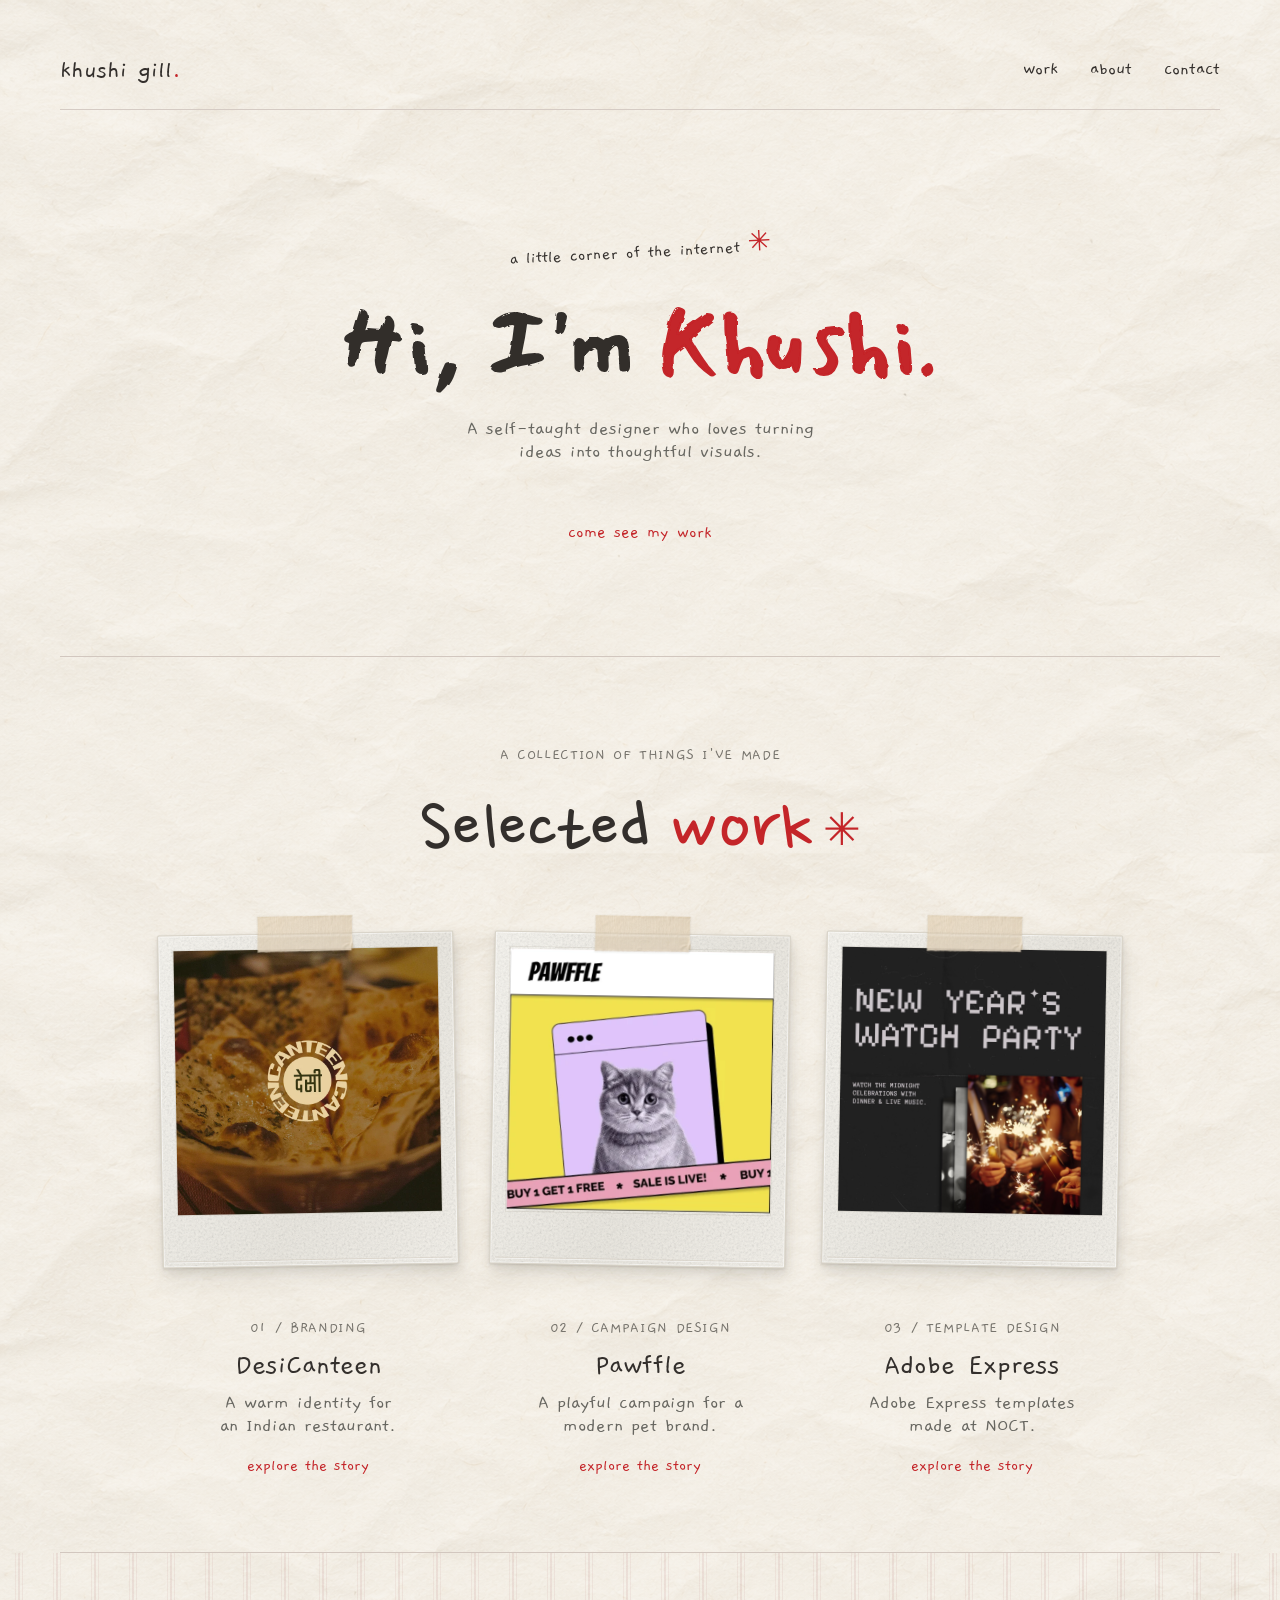
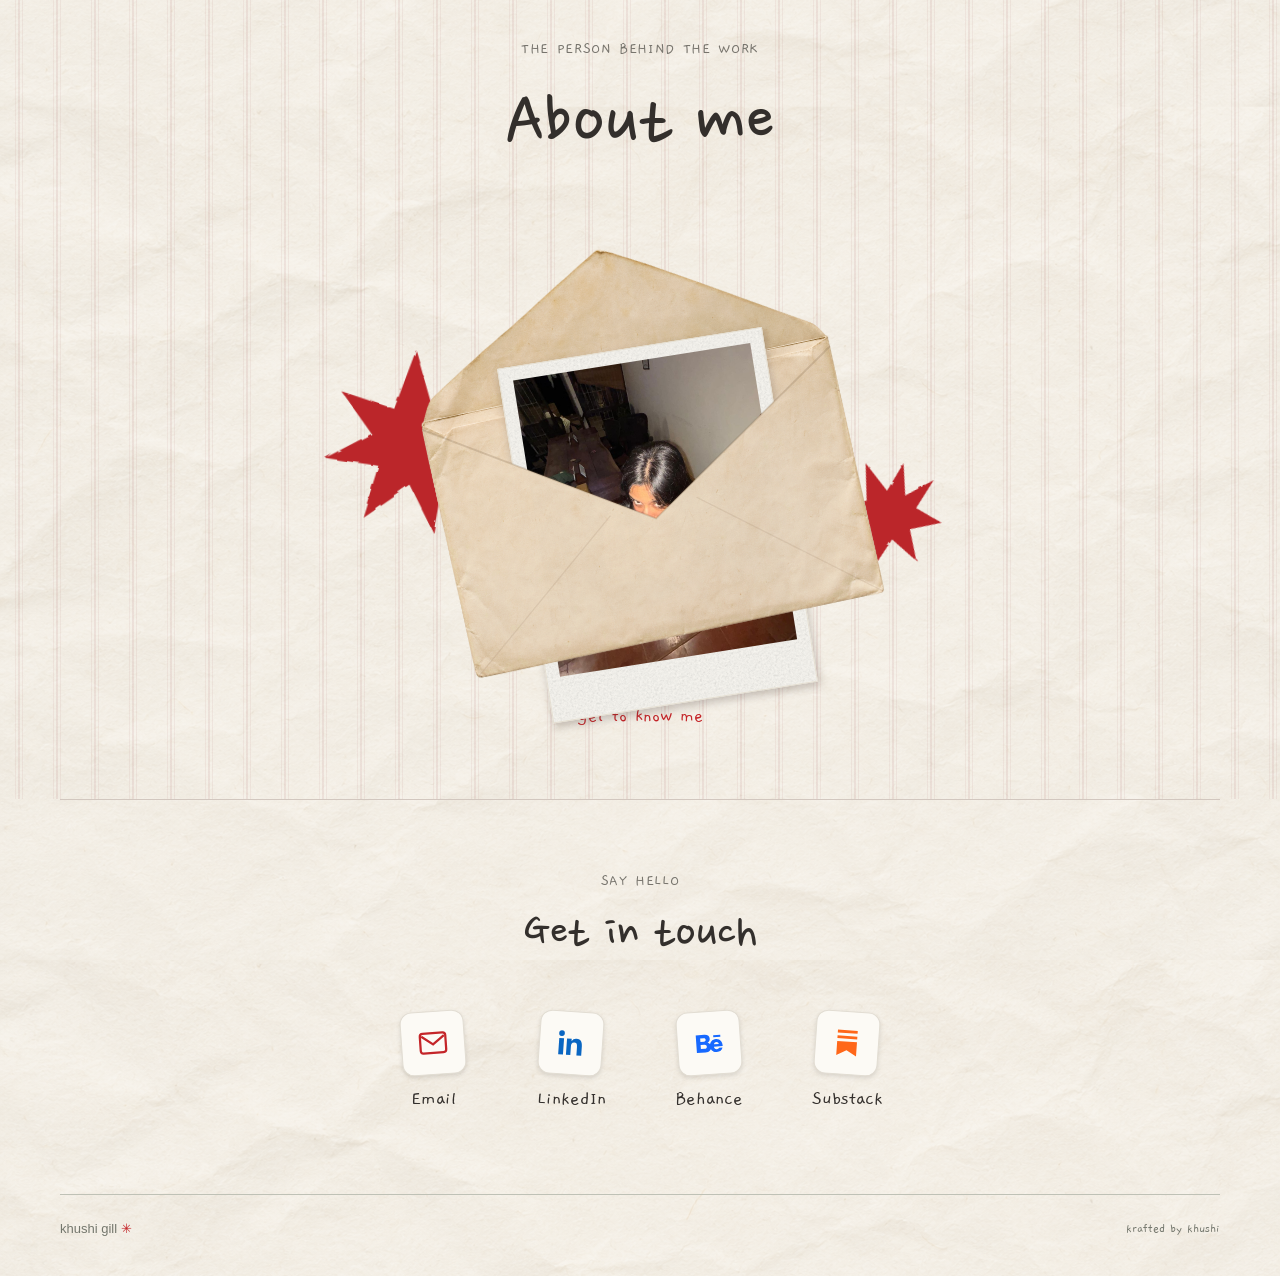
<file: index.html>
<!DOCTYPE html>
<html lang="en" class="home-page">
<head>
  <meta charset="UTF-8">
  <meta name="viewport" content="width=device-width, initial-scale=1">
  <title>Khushi's Portfolio</title>
  <link rel="stylesheet" href="style.css?v=307">
</head>
<body class="home">
  <!-- A subtle uneven edge for the handwritten introduction. -->
  <svg width="0" height="0" aria-hidden="true" focusable="false">
    <filter id="handwritten-edges" x="-5%" y="-10%" width="110%" height="120%">
      <feTurbulence type="fractalNoise" baseFrequency="0.075" numOctaves="2" seed="8" result="grain" />
      <feDisplacementMap in="SourceGraphic" in2="grain" scale="3.8" />
    </filter>
  </svg>
  <div class="topline">
    <a class="signature" href="./">khushi gill<span>.</span></a>
    <nav aria-label="Main navigation">
      <a href="#work">work</a>
      <a href="#about">about</a>
      <a href="#contact">contact</a>
    </nav>
  </div>
  <!-- Your name and a short introduction -->
  <header>
    <p class="intro-note">a little corner of the internet <span aria-hidden="true">✳</span></p>
    <h1>Hi, I'm <span>Khushi.</span></h1>
    <p class="intro-description">A self-taught designer who loves turning<br class="intro-break"> ideas into thoughtful visuals.</p>
    <a class="intro-link" href="#work">come see my work</a>
  </header>

  <main>
    <!-- Your projects will each have their own story eventually. -->
    <section id="work" class="work-section">
      <div class="section-title"><div><p class="section-label">A COLLECTION OF THINGS I'VE MADE</p><h2>Selected <em>work</em><span aria-hidden="true"> ✳</span></h2></div></div>
      <div class="project-grid">
      <article>
        <a class="project-link" href="desicanteen/">
          <div class="image-frame">
          <span class="photo-tape" aria-hidden="true"></span>
          <img class="project-image" src="images/desicanteen-cover.webp" alt="DesiCanteen logo over a basket of Indian bread">
          </div>
          <p class="project-category">01 / BRANDING</p>
          <h3>DesiCanteen</h3>
          <p class="handwritten-description">A warm identity for<br>an Indian restaurant.</p>
          <span class="project-action">explore the story</span>
        </a>
      </article>
      <article class="next-project">
        <a class="project-link" href="pawffle/">
          <div class="image-frame">
            <span class="photo-tape" aria-hidden="true"></span>
            <svg class="project-image pawffle-thumbnail" viewBox="6 0 574 566" role="img" aria-label="Pawffle campaign design with a cat on a yellow background"><image href="images/pawffle-thumbnail.png" width="580" height="566" /></svg>
          </div>
          <p class="project-category">02 / CAMPAIGN DESIGN</p>
          <h3>Pawffle</h3>
          <p>A playful campaign for a<br>modern pet brand.</p>
          <span class="project-action">explore the story</span>
        </a>
      </article>
      <article class="next-project">
        <a class="project-link" href="adobe-express/">
          <div class="image-frame">
            <span class="photo-tape" aria-hidden="true"></span>
            <img class="project-image express-cover-thumb" src="images/adobe-express/gallery/template-06.jpg" alt="New Year's Watch Party poster">
          </div>
          <p class="project-category">03 / TEMPLATE DESIGN</p>
          <h3>Adobe Express</h3>
          <p>Adobe Express templates<br>made at NOCT.</p>
          <span class="project-action">explore the story</span>
        </a>
      </article>
      </div>
    </section>

    <!-- A little more about you -->
    <section id="about" class="home-section">
      <p class="section-label">THE PERSON BEHIND THE WORK</p>
      <h2>About me</h2>
      <a class="about-envelope" href="about/" aria-label="Open the About me page">
        <svg class="envelope-star" viewBox="0 0 100 100" aria-hidden="true" focusable="false">
          <defs>
            <filter id="star-rough-edge" x="-10%" y="-10%" width="120%" height="120%">
              <feTurbulence type="fractalNoise" baseFrequency="0.09" numOctaves="3" seed="7" result="noise" />
              <feDisplacementMap in="SourceGraphic" in2="noise" scale="2" />
            </filter>
          </defs>
          <path d="M48 4 L57 32 L78 15 L70 41 L97 37 L75 54 L91 73 L64 69 L60 96 L47 72 L24 89 L31 63 L4 60 L27 47 L11 26 L38 34 Z" fill="#bb272b" filter="url(#star-rough-edge)" />
        </svg>
        <svg class="envelope-star-small" viewBox="0 0 100 100" aria-hidden="true" focusable="false">
          <path d="M48 4 L57 32 L78 15 L70 41 L97 37 L75 54 L91 73 L64 69 L60 96 L47 72 L24 89 L31 63 L4 60 L27 47 L11 26 L38 34 Z" fill="#bb272b" filter="url(#star-rough-edge)" />
        </svg>
        <img class="envelope-back" src="images/about/realistic-envelope.png" alt="">
        <span class="envelope-polaroid"><span class="envelope-photo-crop"><img src="images/about/khushi-about-new.jpeg" alt="Khushi"></span></span>
        <span class="envelope-pocket" aria-hidden="true"></span>
        <svg class="envelope-fold" viewBox="0 0 100 100" preserveAspectRatio="none" aria-hidden="true" focusable="false">
          <path d="M1 35 L50 69 L99 35" fill="none" stroke="#80684d" stroke-opacity=".24" stroke-width=".45" />
          <path d="M3 98 L40 66 M97 98 L60 66" fill="none" stroke="#80684d" stroke-opacity=".13" stroke-width=".3" />
        </svg>
      </a>
      <a class="about-story-link" href="about/">get to know me</a>
    </section>

    <!-- A way to get in touch -->
    <section id="contact" class="home-section">
      <p class="section-label">SAY HELLO</p>
      <h2>Get in touch</h2>
      <div class="contact-links">
        <a class="contact-email" href="mailto:khushiigill03@gmail.com"><svg viewBox="0 0 24 24" fill="none" stroke="currentColor" stroke-width="1.6" aria-hidden="true"><rect x="3" y="5" width="18" height="14" rx="2"/><path d="m4 7 8 6 8-6"/></svg><span>Email</span></a>
        <a href="https://www.linkedin.com/in/khushi-gill-4a9b29267/" target="_blank" rel="noopener noreferrer"><svg viewBox="0 0 24 24" fill="currentColor" aria-hidden="true"><path d="M5.2 3.5a2 2 0 1 0 0 4 2 2 0 0 0 0-4ZM3.5 9h3.4v11.5H3.5V9Zm5.5 0h3.3v1.6h.1a3.6 3.6 0 0 1 3.2-1.9c3.5 0 4.2 2.3 4.2 5.3v6.5h-3.4v-5.8c0-1.4 0-3.2-2-3.2s-2.3 1.5-2.3 3.1v5.9H9V9Z"/></svg><span>LinkedIn</span></a>
        <a href="https://www.behance.net/khushigill3" target="_blank" rel="noopener noreferrer"><svg viewBox="0 0 24 24" fill="currentColor" aria-hidden="true"><path d="M3 6h6c2.5 0 3.7 1.2 3.7 3.1 0 1.3-.6 2.2-1.7 2.6 1.5.4 2.3 1.6 2.3 3.2 0 2.2-1.6 3.6-4.1 3.6H3V6Zm3 2.4v2.4h2.5c.8 0 1.3-.4 1.3-1.2s-.5-1.2-1.3-1.2H6Zm0 4.6v2.9h2.7c1 0 1.6-.5 1.6-1.4s-.6-1.5-1.6-1.5H6Zm9.3-6.2h5v1.4h-5V6.8Zm6.2 8h-6.2c.1 1.2.8 1.9 1.9 1.9.8 0 1.4-.3 1.6-.9h2.5c-.5 1.9-2 2.9-4.2 2.9-2.8 0-4.5-1.9-4.5-4.6 0-2.6 1.8-4.6 4.5-4.6 2.9 0 4.5 2.2 4.4 5.3Zm-6.1-1.6h3.5c-.2-1-.7-1.6-1.7-1.6s-1.6.6-1.8 1.6Z"/></svg><span>Behance</span></a>
        <a href="https://khushigill.substack.com/" target="_blank" rel="noopener noreferrer"><svg viewBox="0 0 24 24" fill="currentColor" aria-hidden="true"><path d="M5 3h14v2H5V3Zm0 4h14v2H5V7Zm0 4h14v10l-7-3.8L5 21V11Z"/></svg><span>Substack</span></a>
      </div>
    </section>
  </main>

  <footer><span>khushi gill <span class="red-star">✳</span></span><span>krafted by khushi</span></footer>
  <script src="about-scroll.js?v=3" defer></script>
</body>
</html>
</file>
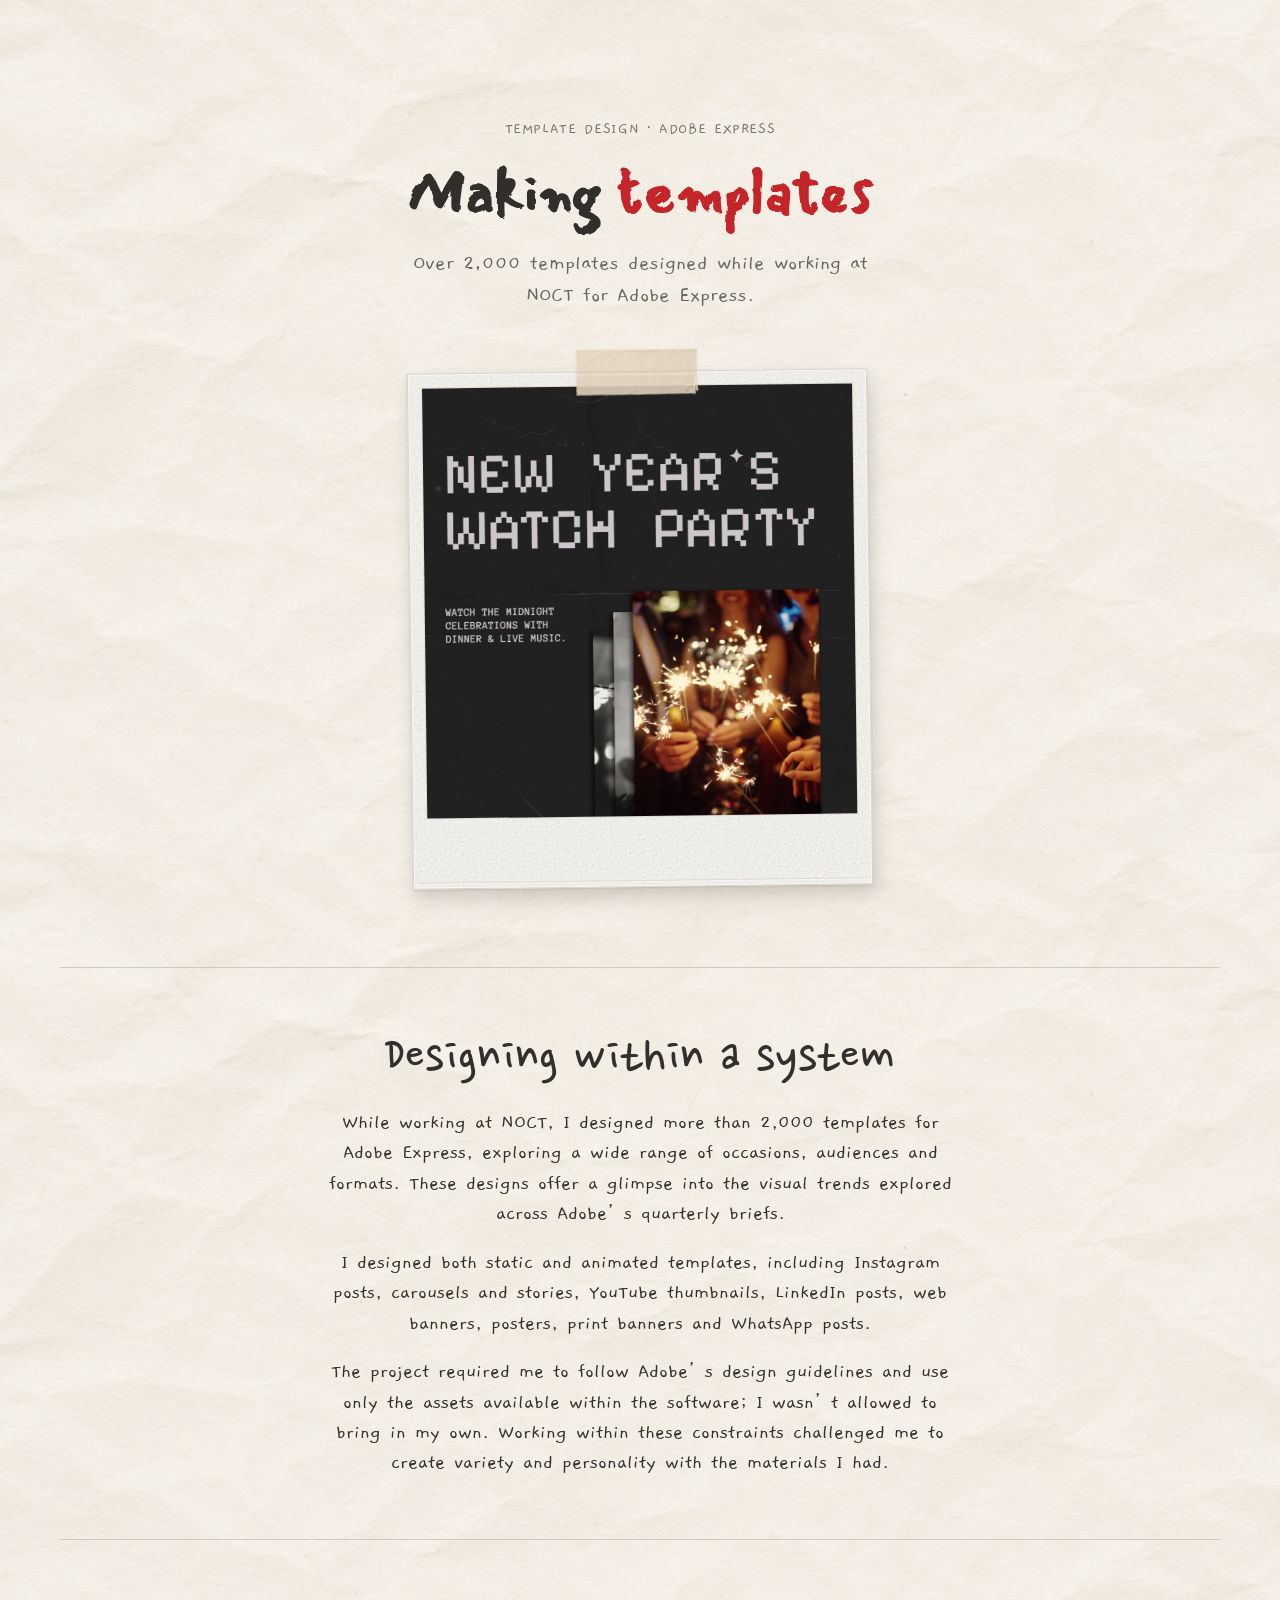
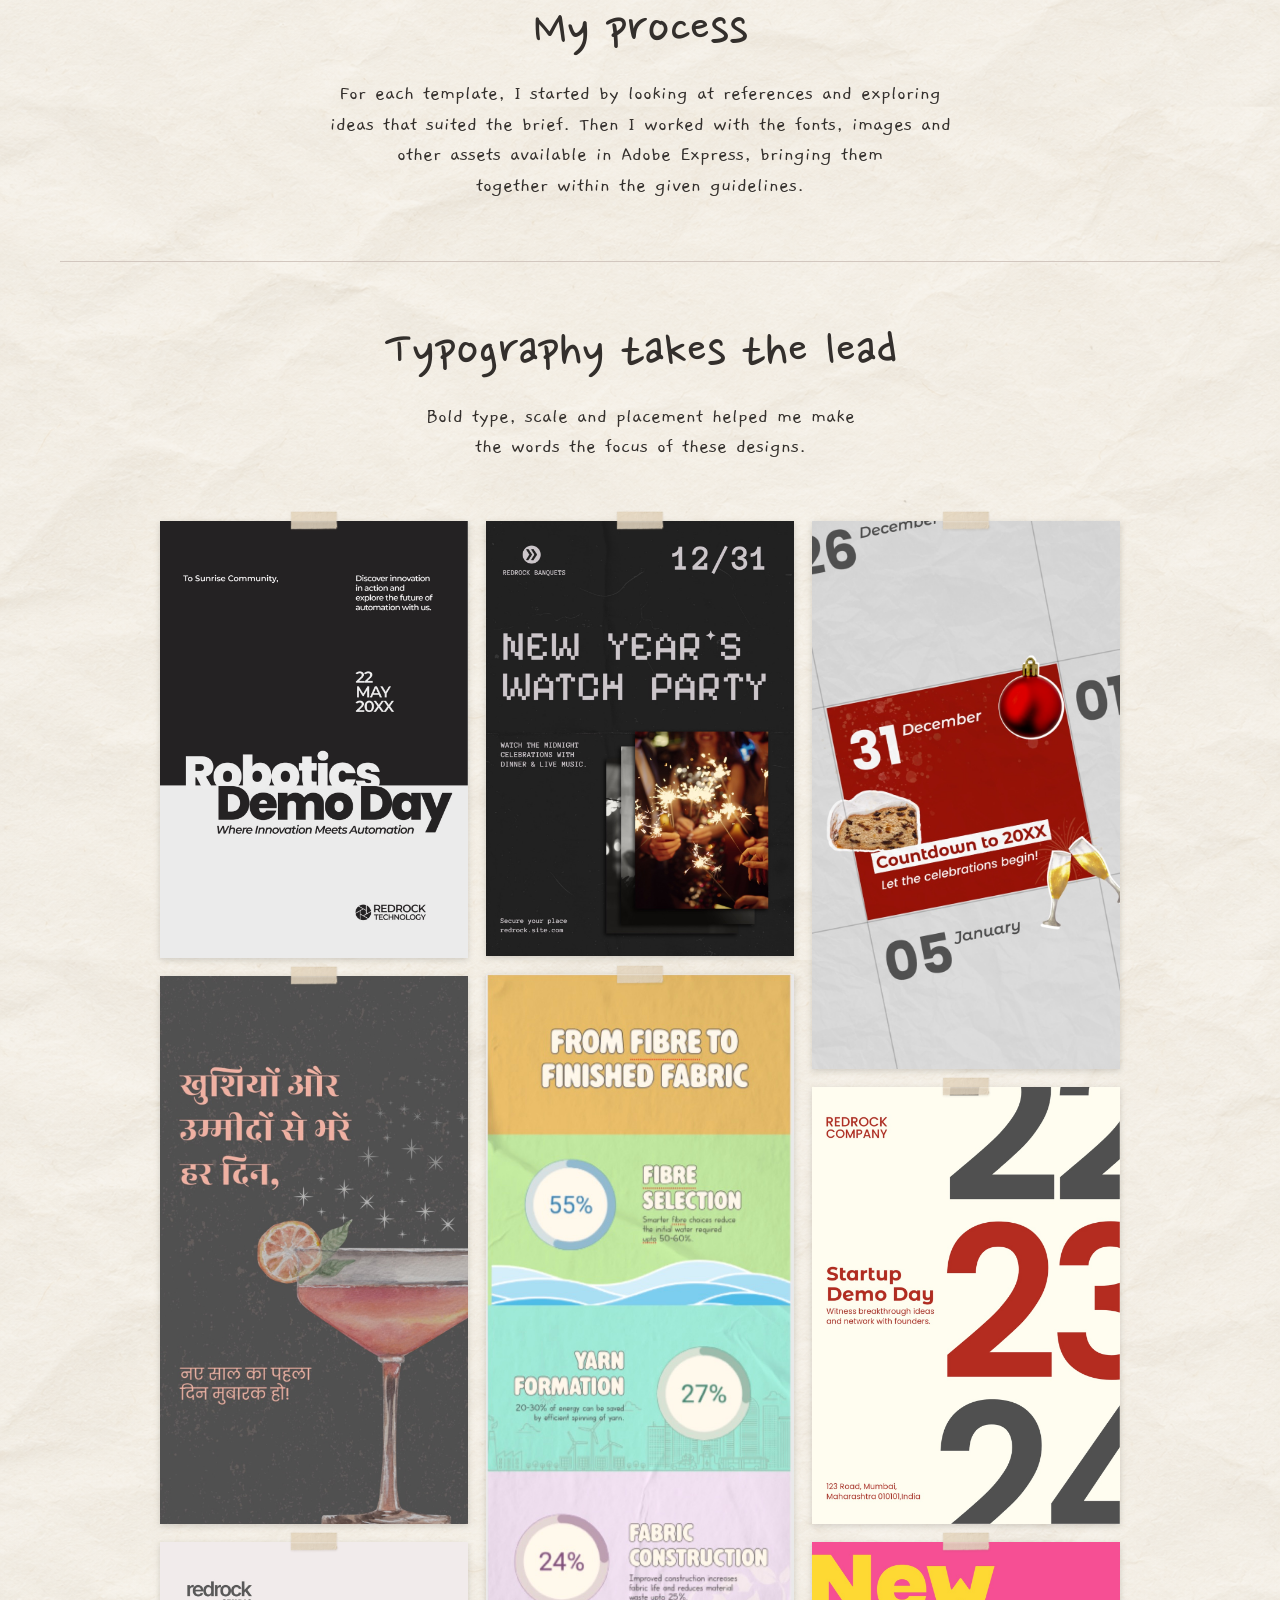
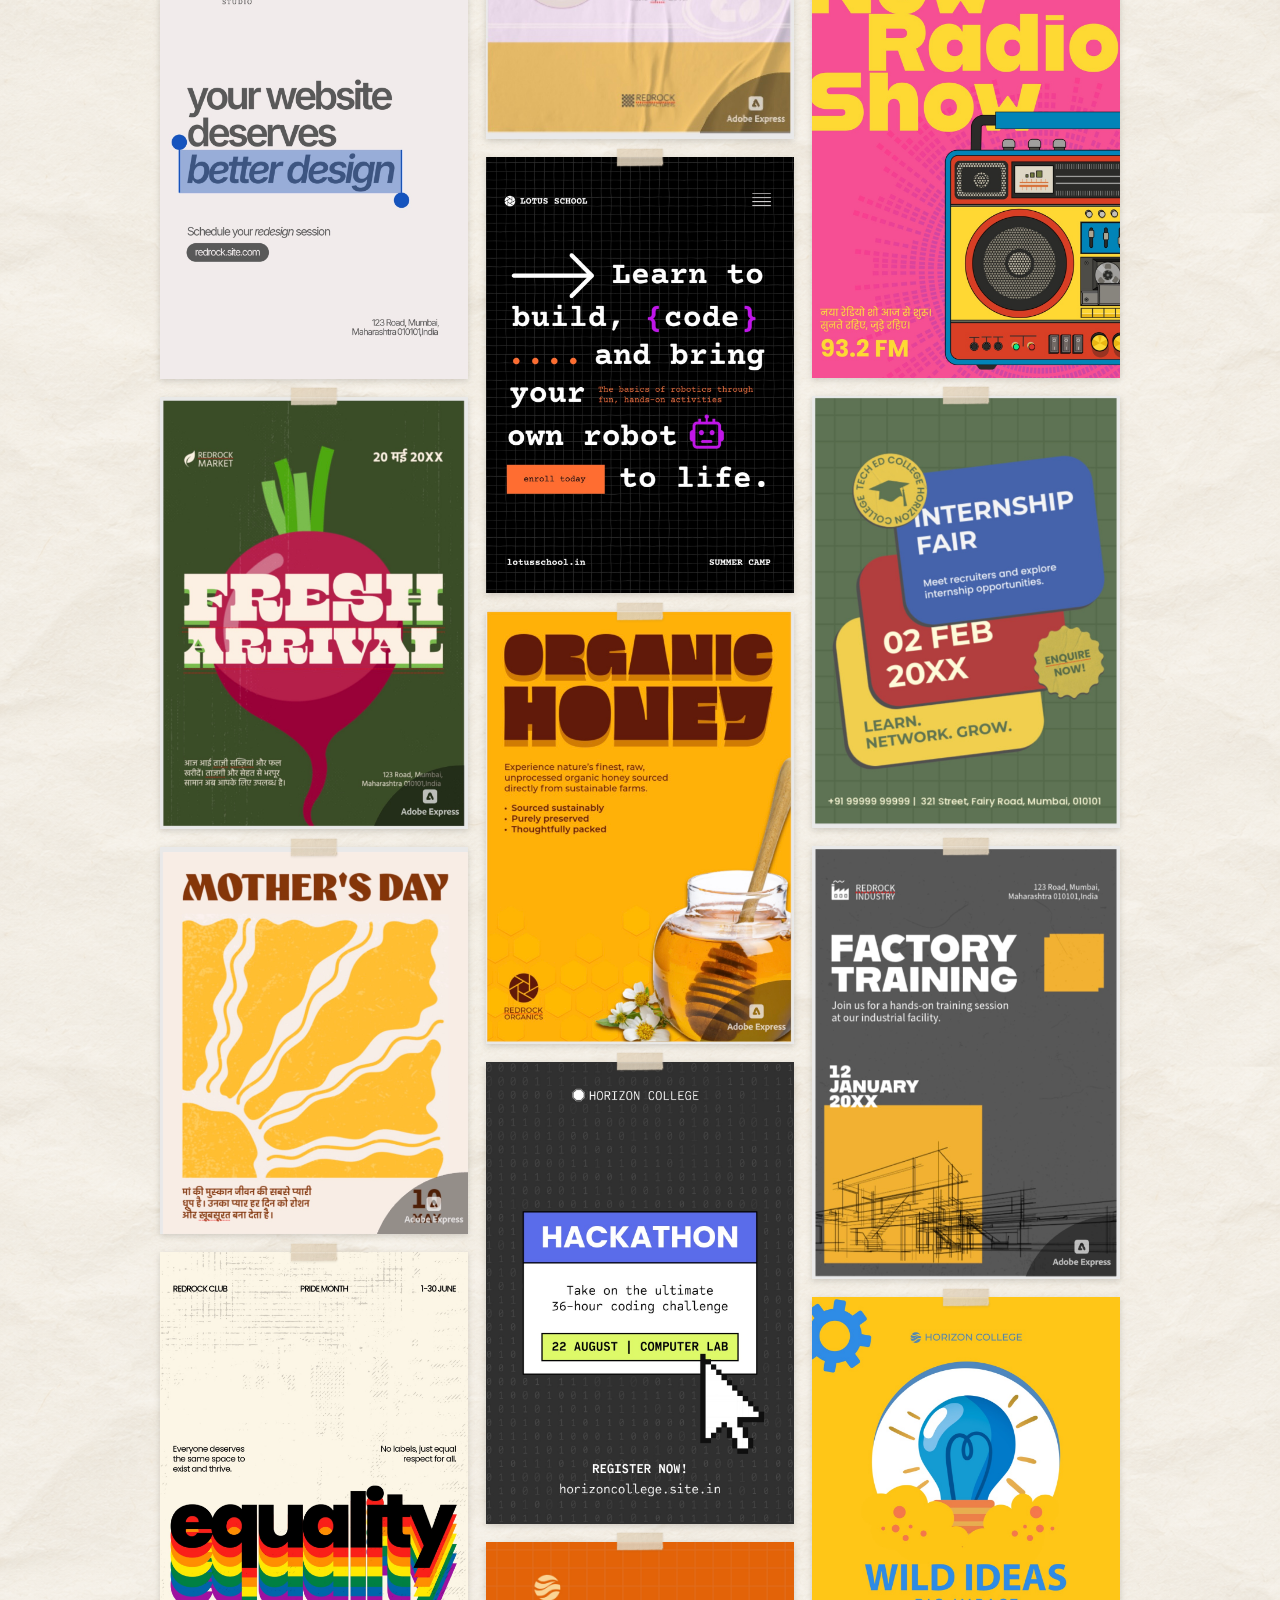
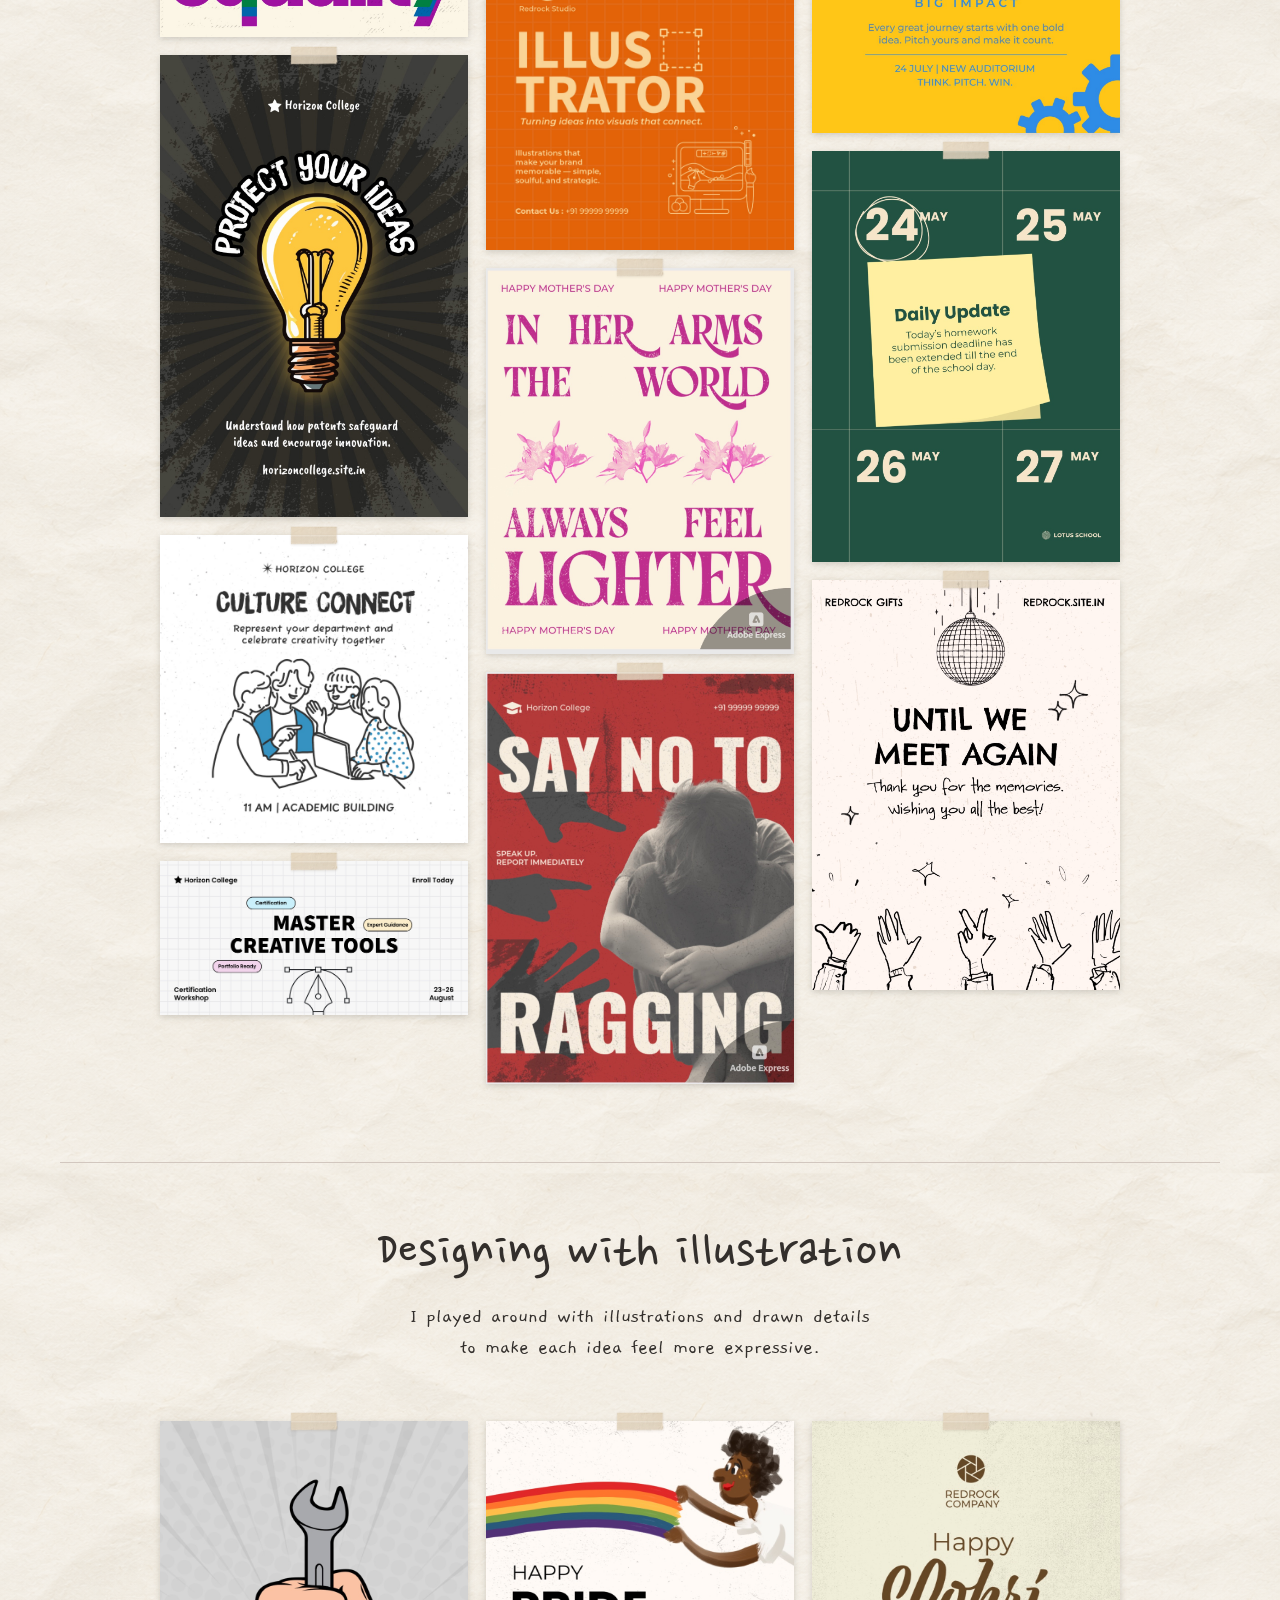
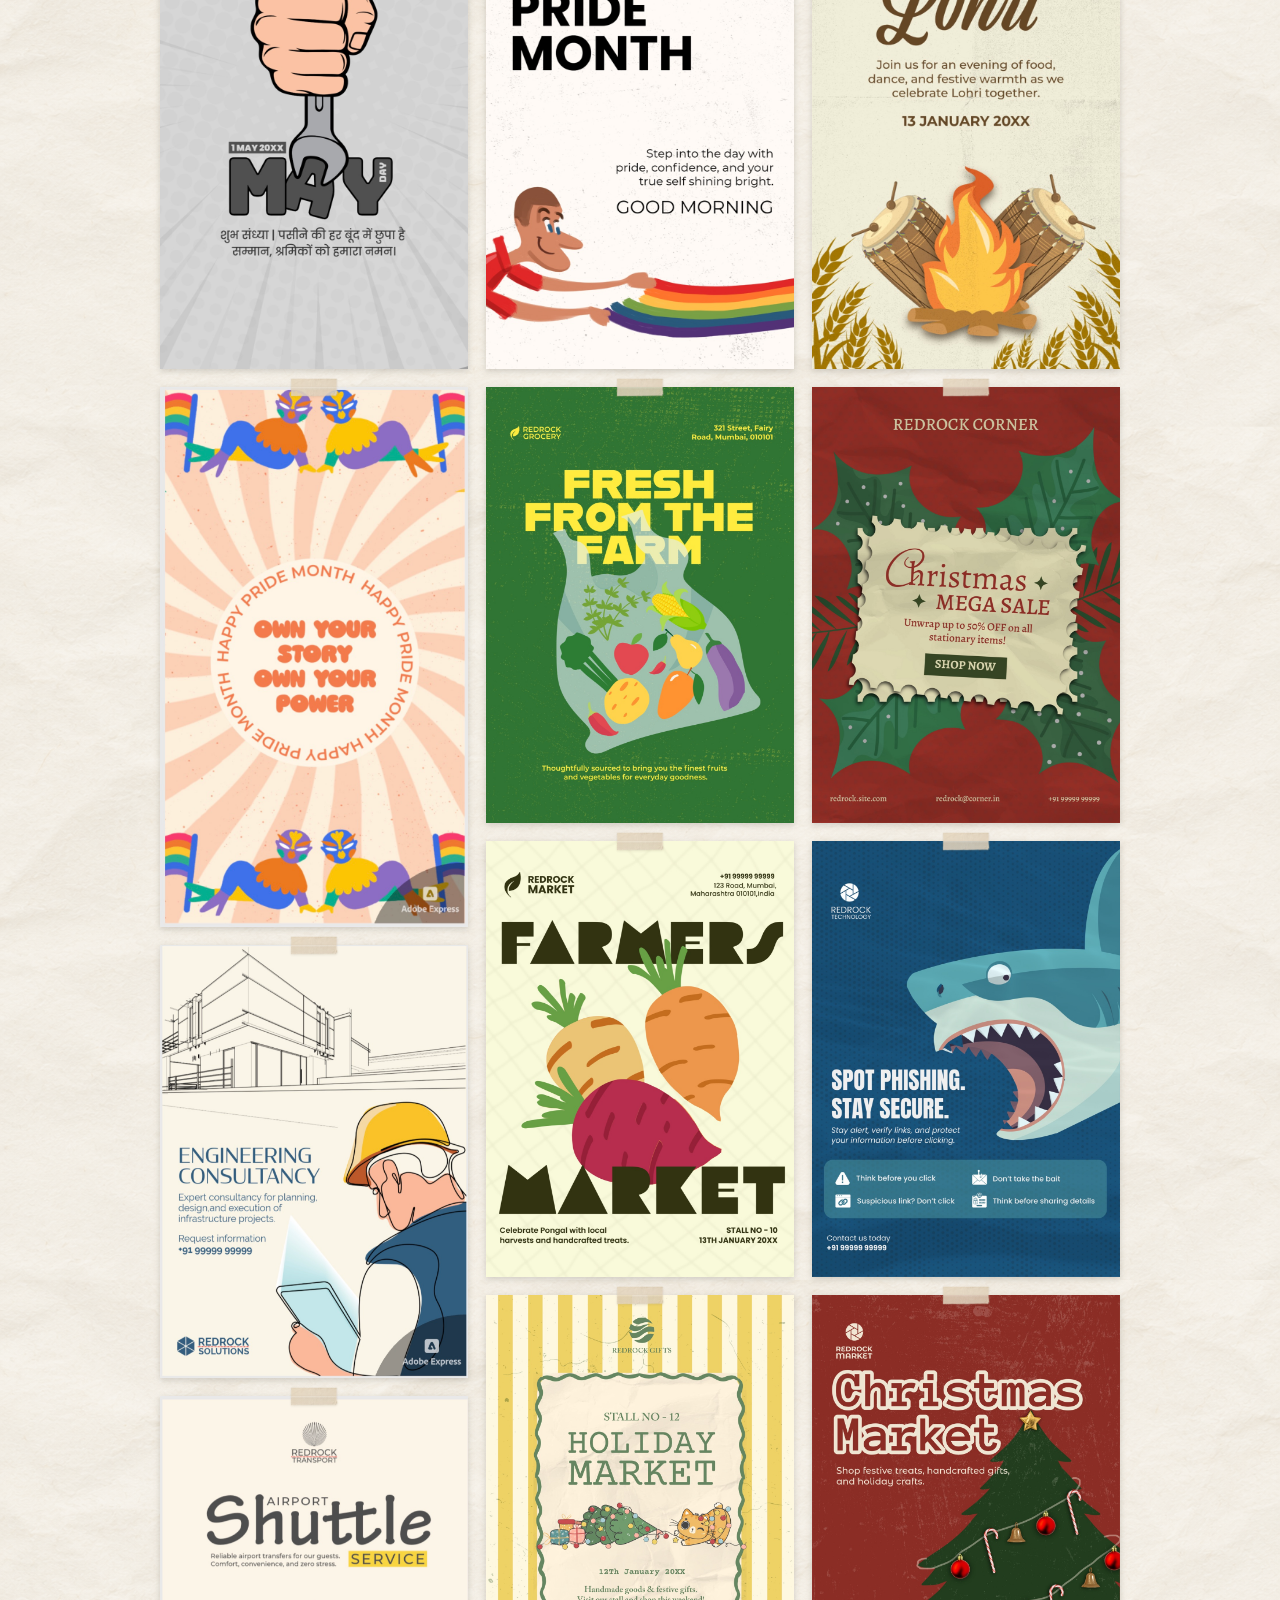
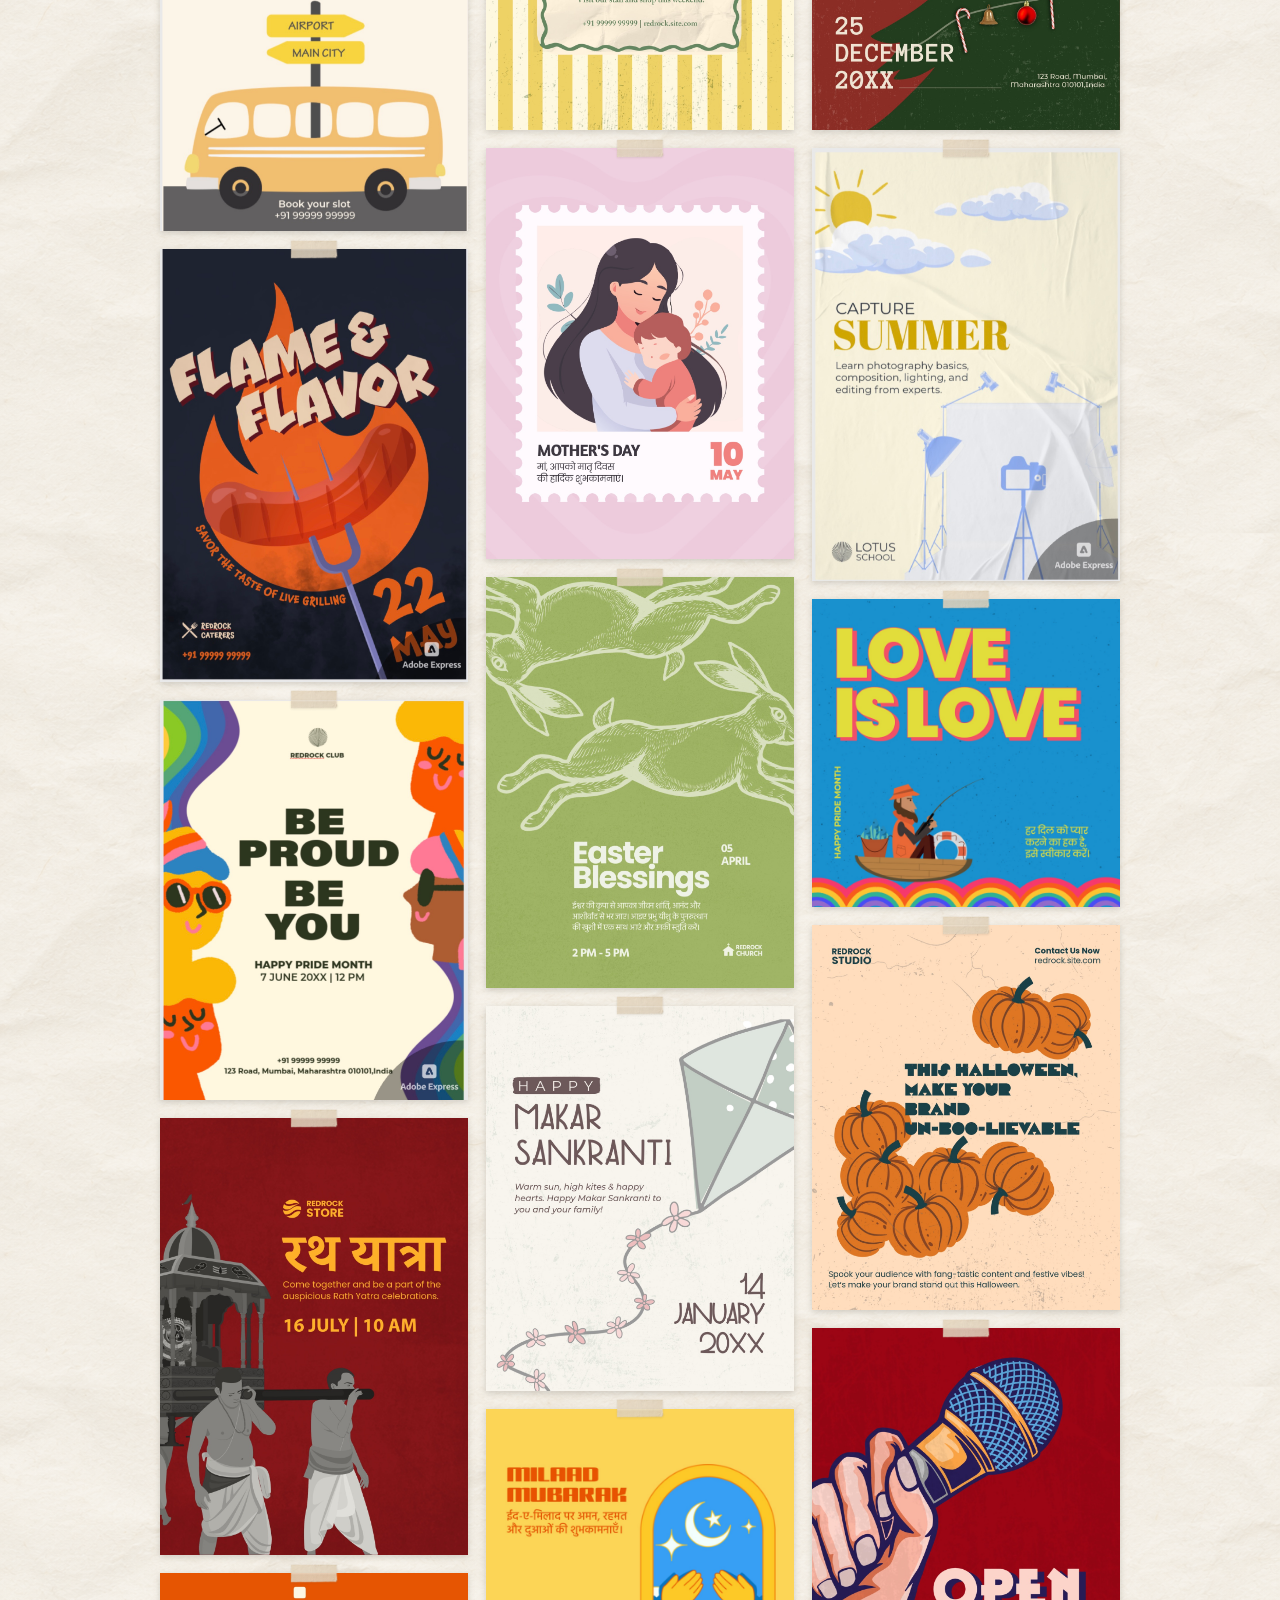
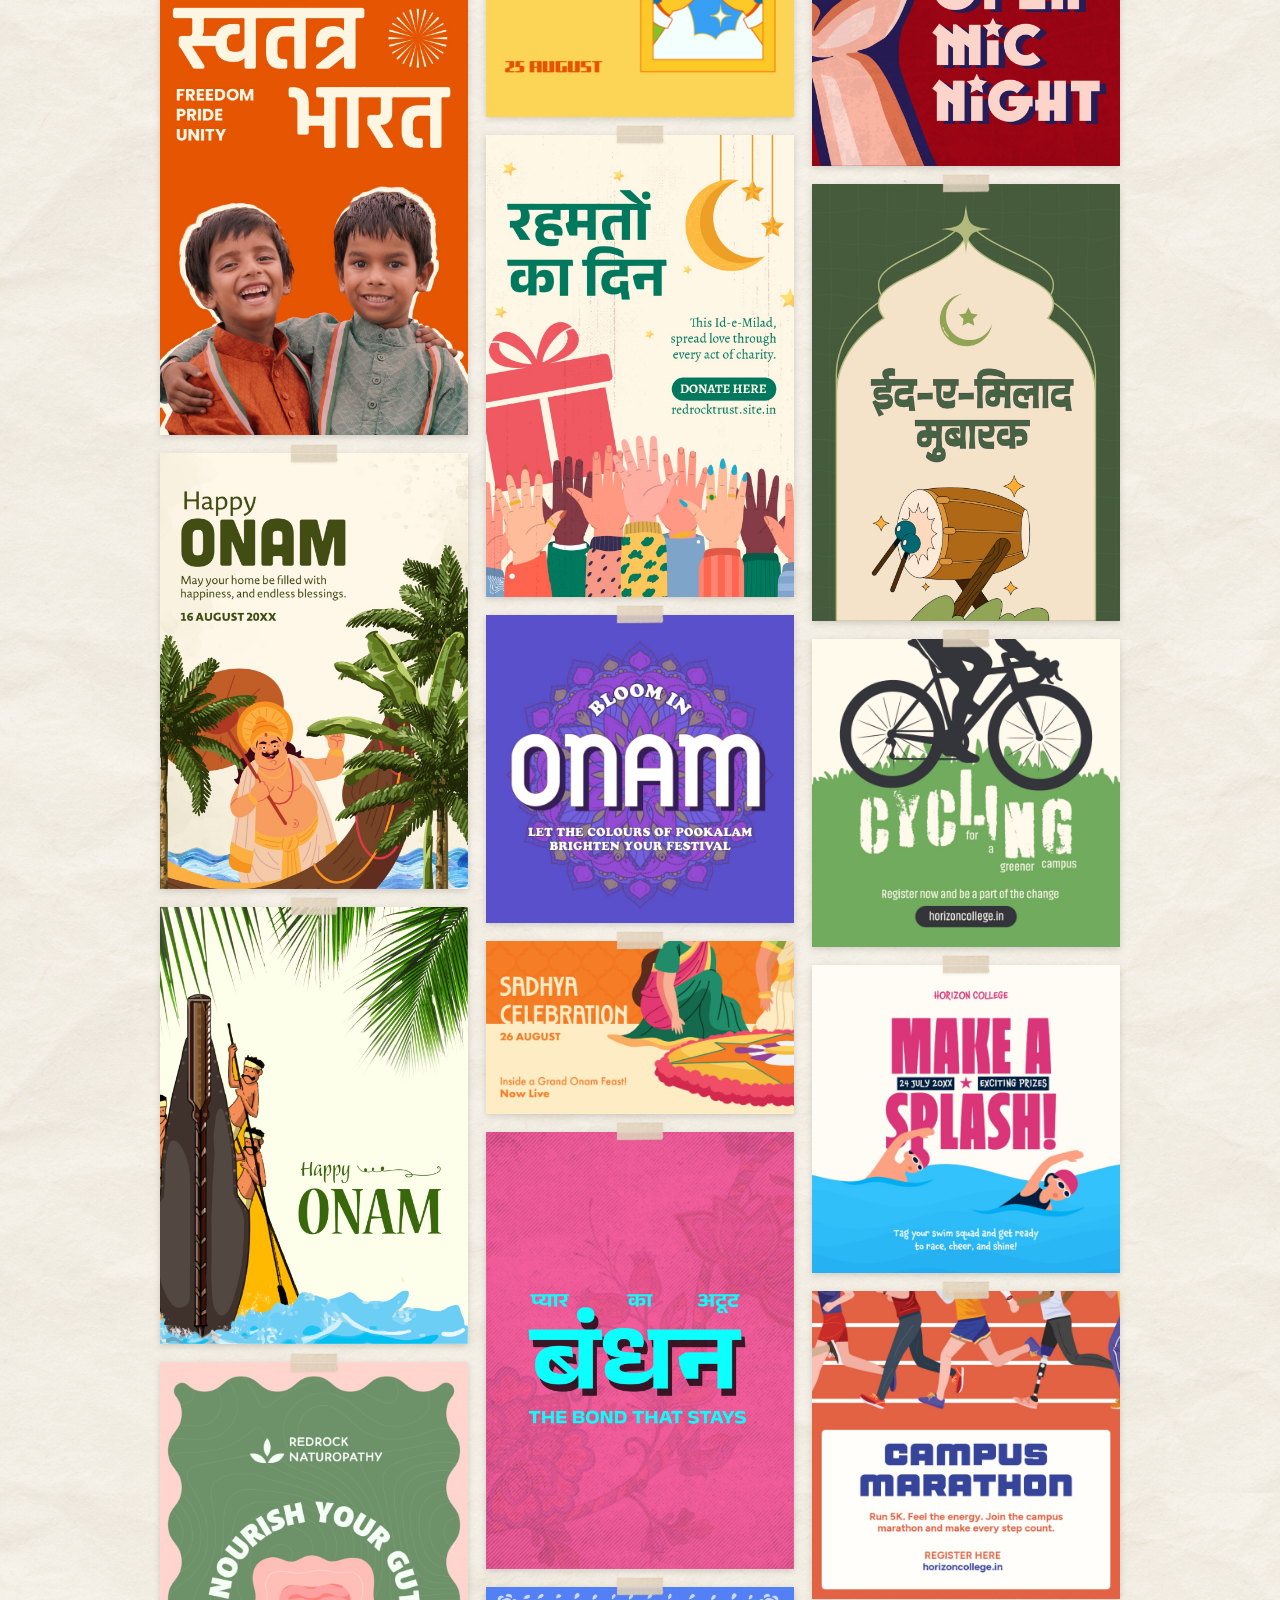
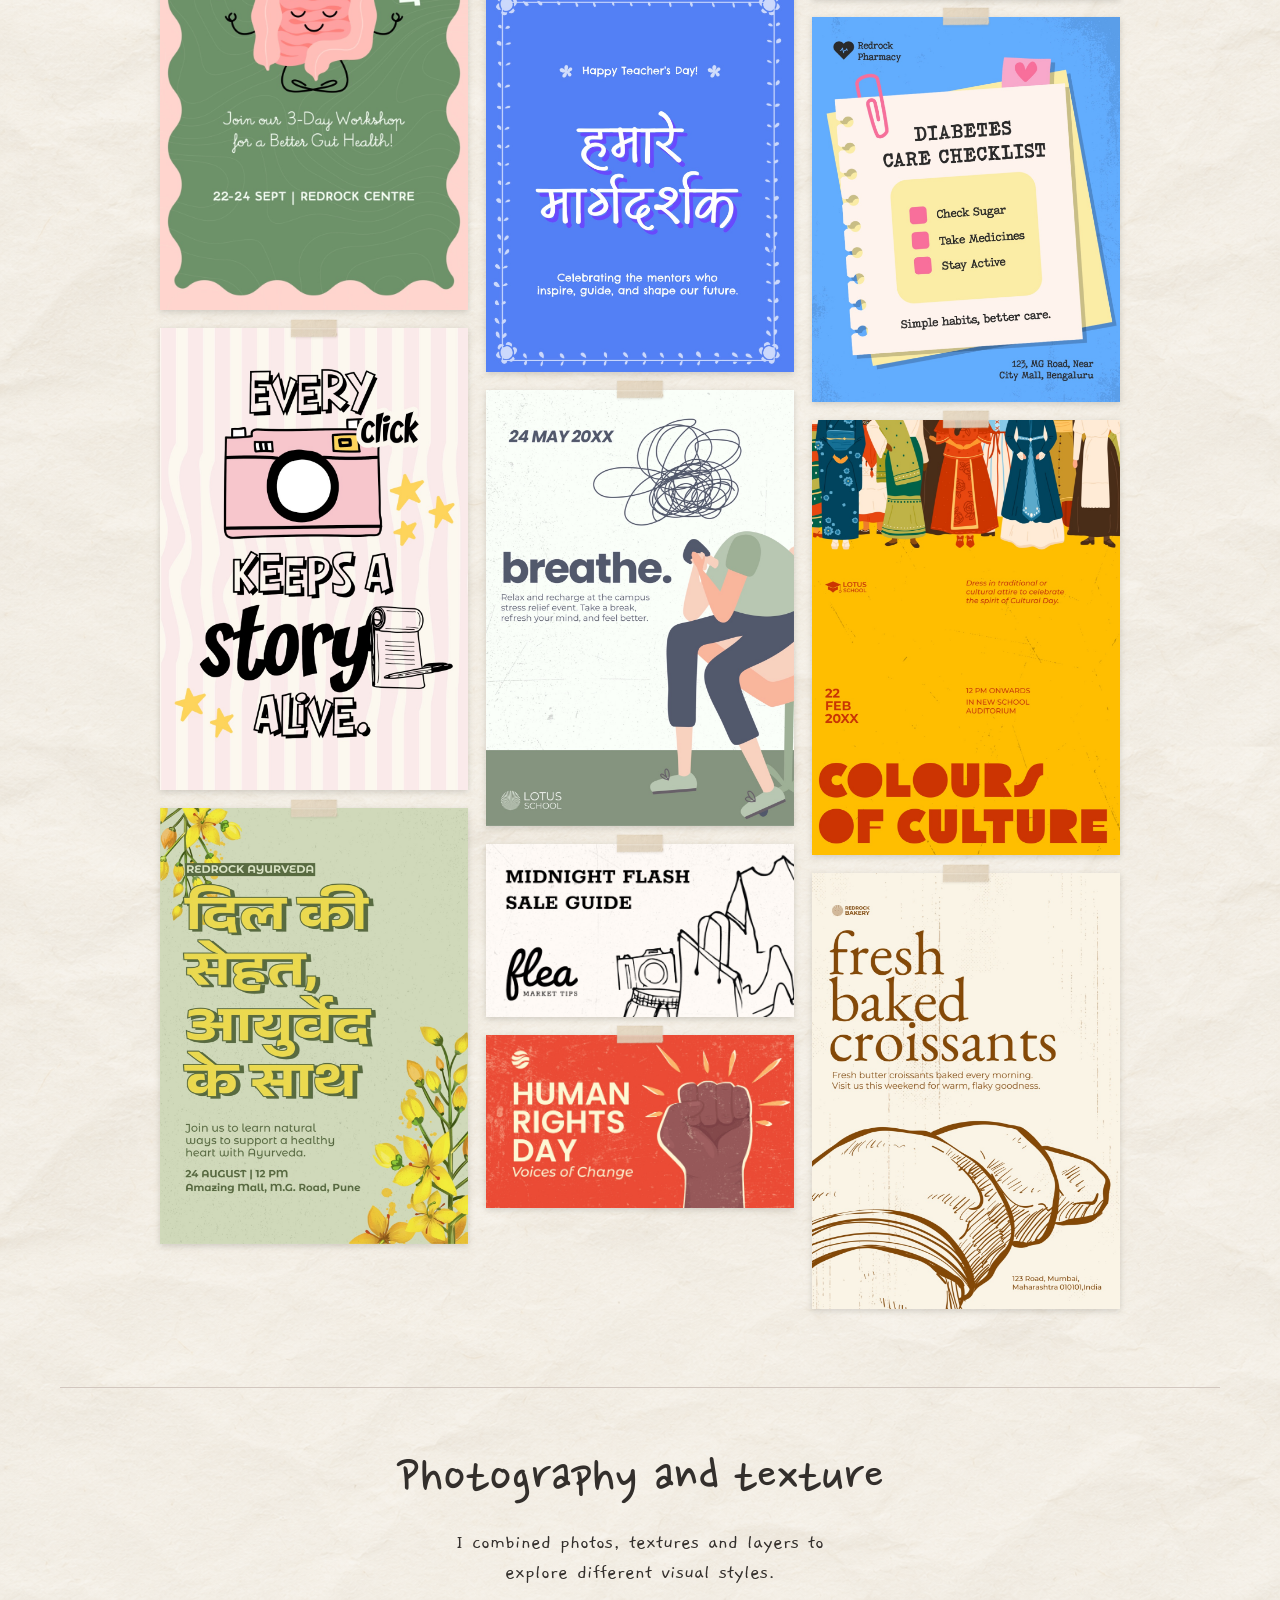
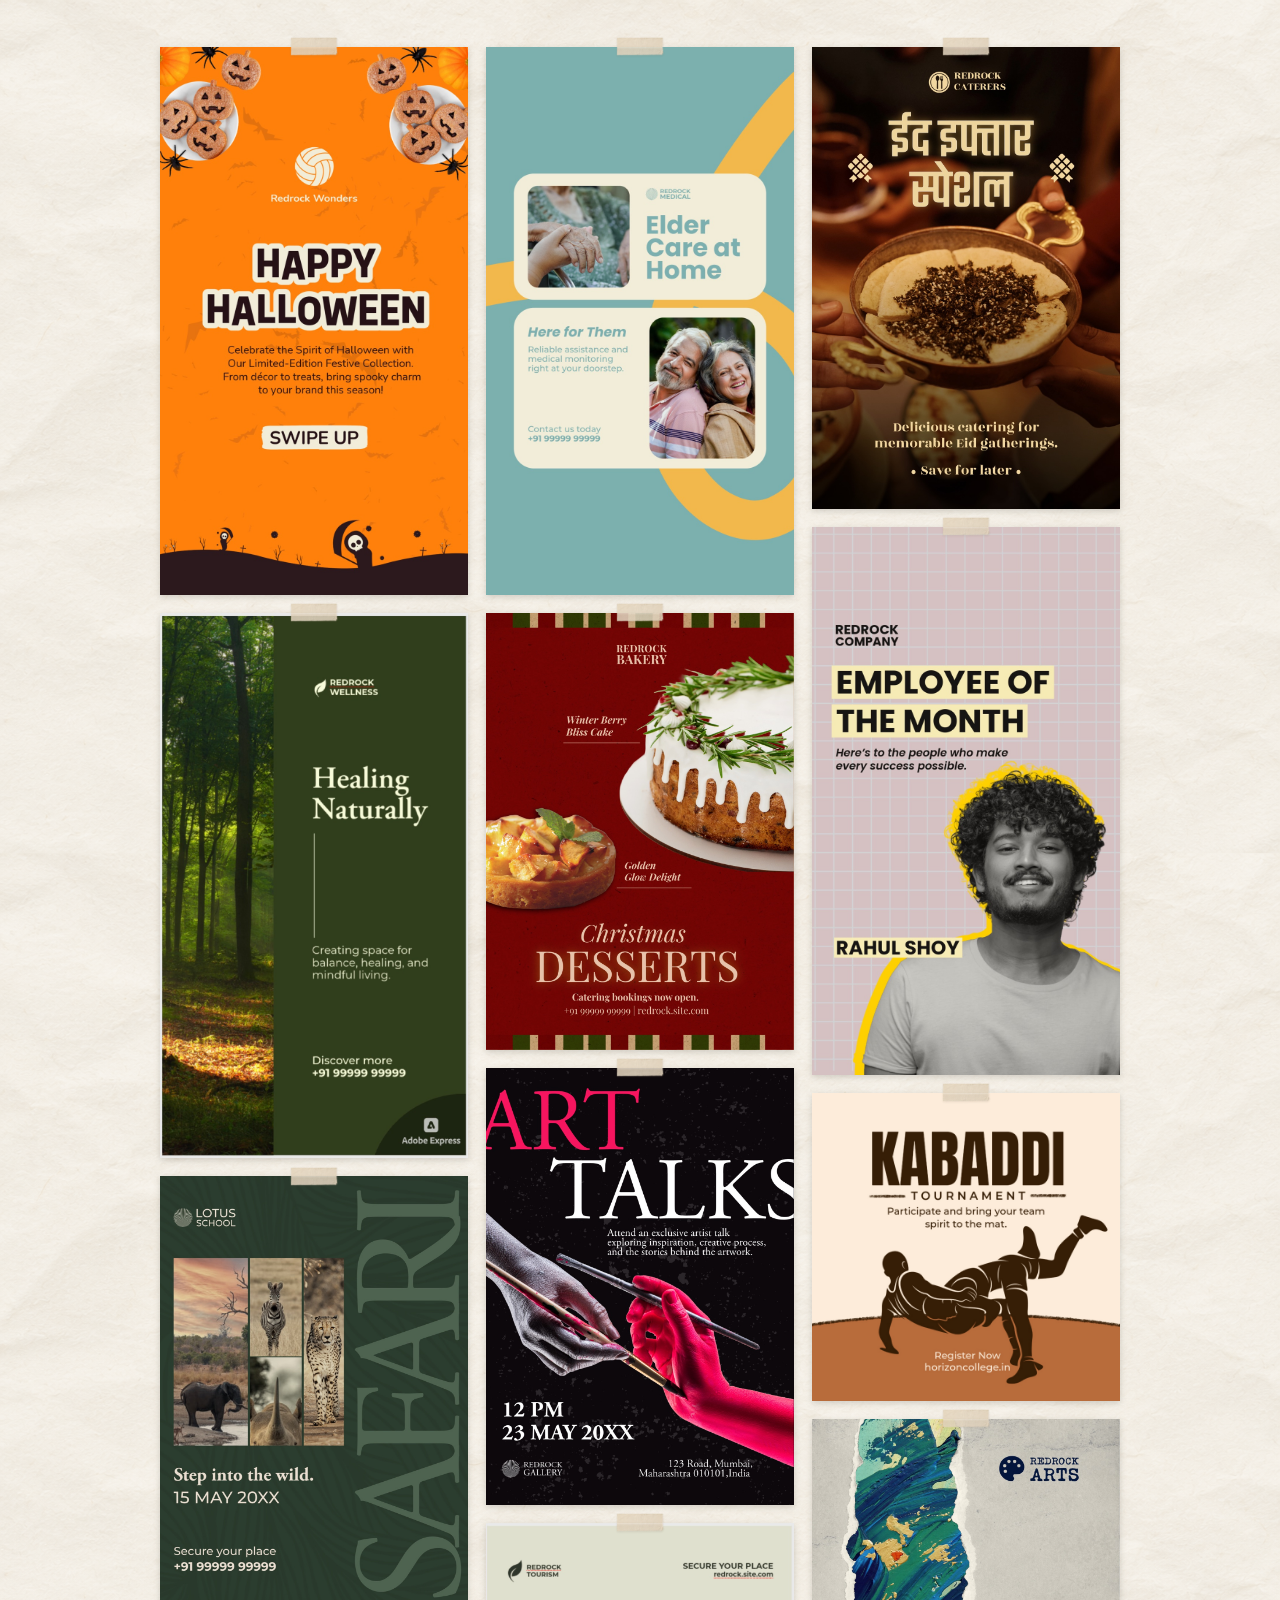
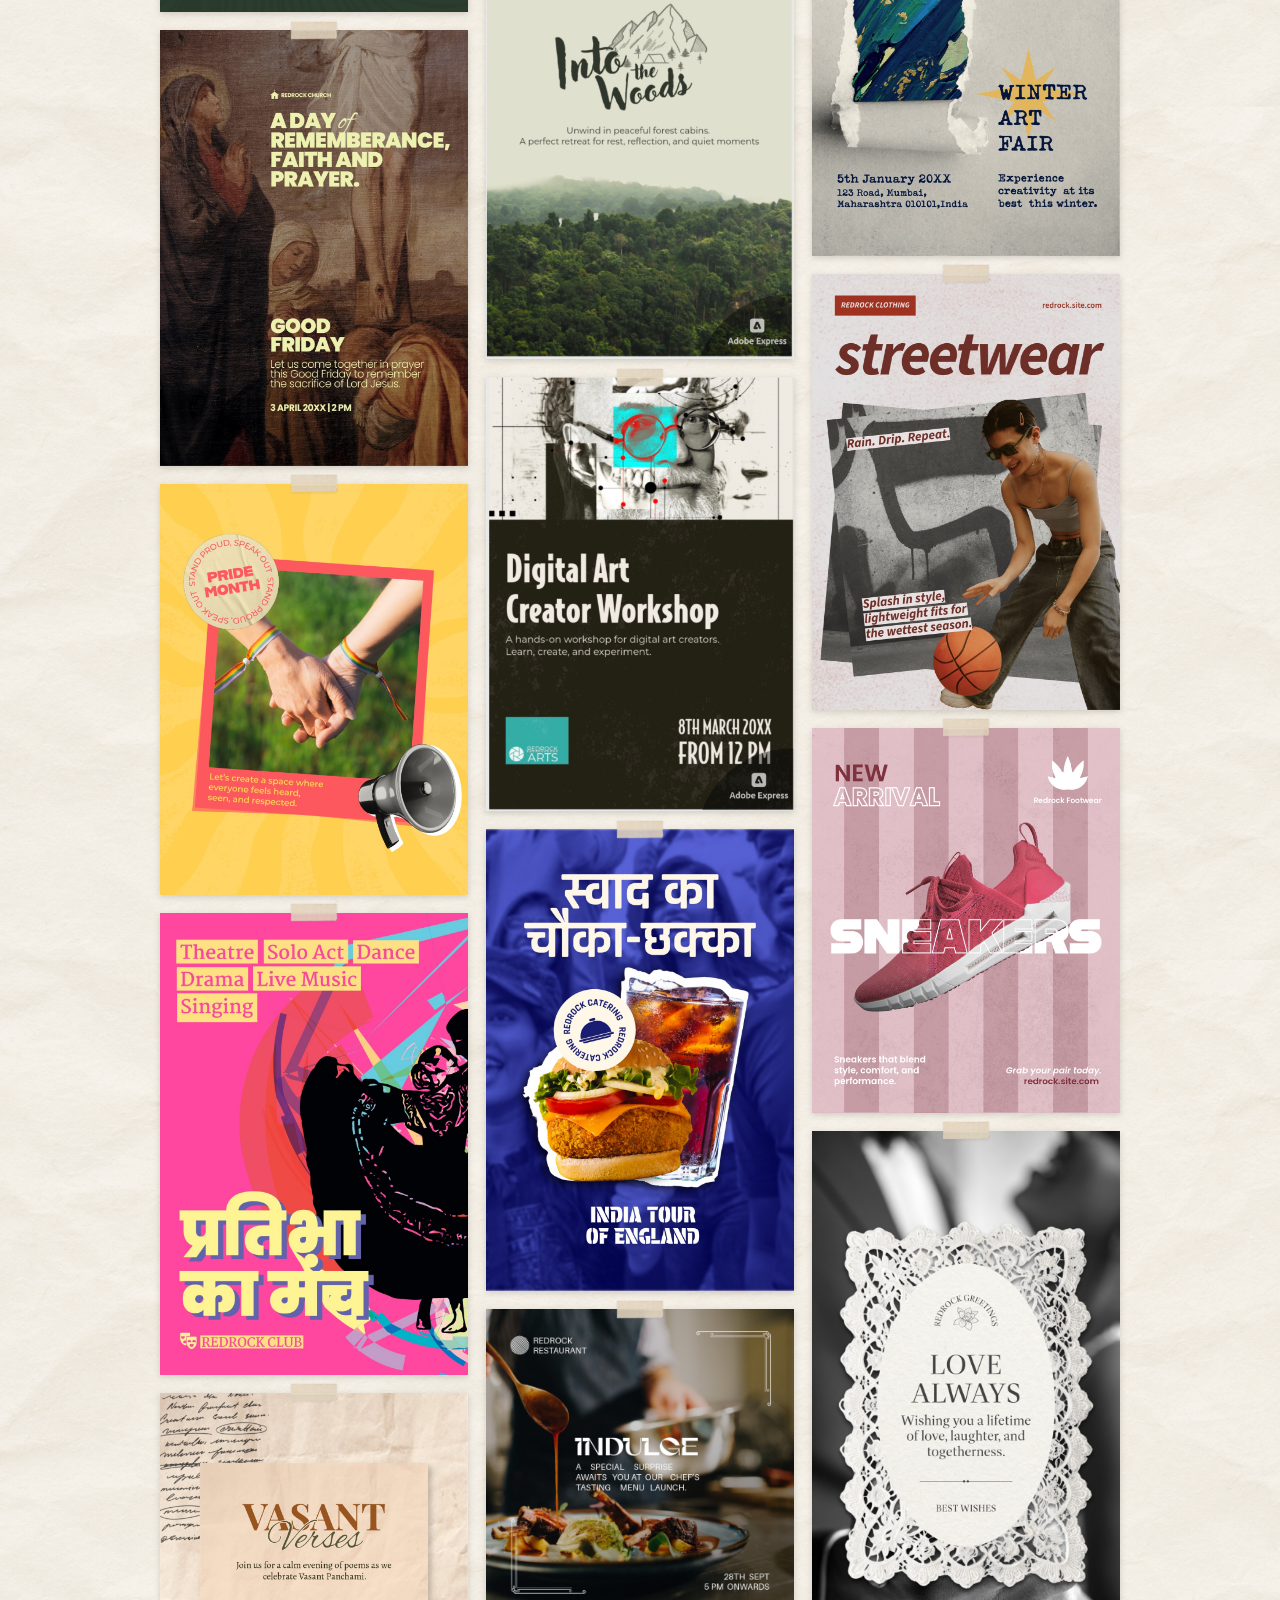
<file: adobe-express/index.html>
<!DOCTYPE html>
<html lang="en" class="story-page">
<head>
  <meta charset="UTF-8">
  <meta name="viewport" content="width=device-width, initial-scale=1">
  <title>Adobe Express Templates — Khushi's Portfolio</title>
  <link rel="stylesheet" href="../style.css?v=303">
</head>
<body class="story express-story">
  <svg width="0" height="0" aria-hidden="true" focusable="false"><filter id="handwritten-edges" x="-5%" y="-10%" width="110%" height="120%"><feTurbulence type="fractalNoise" baseFrequency="0.075" numOctaves="2" seed="8" result="grain" /><feDisplacementMap in="SourceGraphic" in2="grain" scale="3.8" /></filter></svg>
  <header>
    <p>TEMPLATE DESIGN · ADOBE EXPRESS</p>
    <h1>Making <span>templates</span></h1>
    <p>Over 2,000 templates designed while working at<br class="caption-break"> NOCT for Adobe Express.</p>
  </header>
  <main>
    <div class="story-polaroid story-cover compact-cover express-cover"><span class="photo-tape" aria-hidden="true"></span><img src="../images/adobe-express/gallery/template-06.jpg" alt="New Year's Watch Party poster"></div>
    <section>
      <h2>Designing within a system</h2>
      <p>While working at NOCT, I designed more than 2,000 templates for Adobe Express, exploring a wide range of occasions, audiences and formats. These designs offer a glimpse into the visual trends explored across Adobe’s quarterly briefs.</p>
      <p>I designed both static and animated templates, including Instagram posts, carousels and stories, YouTube thumbnails, LinkedIn posts, web banners, posters, print banners and WhatsApp posts.</p>
      <p>The project required me to follow Adobe’s design guidelines and use only the assets available within the software; I wasn’t allowed to bring in my own. Working within these constraints challenged me to create variety and personality with the materials I had.</p>
    </section>
    <section>
      <h2>My process</h2>
      <p>For each template, I started by looking at references and exploring ideas that suited the brief. Then I worked with the fonts, images and other assets available in Adobe Express, bringing them<br class="caption-break"> together within the given guidelines.</p>
    </section>
    <section>
      <h2>Typography takes the lead</h2>
      <p>Bold type, scale and placement helped me make<br class="caption-break"> the words the focus of these designs.</p>
      <div class="express-gallery">
        <div class="express-column">
          <div class="express-print"><span class="photo-tape" aria-hidden="true"></span><img src="../images/adobe-express/gallery/template-08.jpg" alt="Black and White Robotics Demo Day Invitation" loading="lazy"></div>
          <div class="express-print"><span class="photo-tape" aria-hidden="true"></span><img src="../images/adobe-express/gallery/template-25.jpg" alt="Grey and Pink New Year’s Day Whatsapp Status (1)" loading="lazy"></div>
          <div class="express-print"><span class="photo-tape" aria-hidden="true"></span><img src="../images/adobe-express/gallery/template-22.jpg" alt="Grey and Beige Website Redesign Consultation Invitation" loading="lazy"></div>
          <div class="express-print"><span class="photo-tape" aria-hidden="true"></span><img src="../images/adobe-express/gallery/template-59.jpg" alt="Adobe Express template screenshot" loading="lazy"></div>
          <div class="express-print"><span class="photo-tape" aria-hidden="true"></span><img src="../images/adobe-express/gallery/template-49.jpg" alt="Adobe Express template screenshot" loading="lazy"></div>
          <div class="express-print"><span class="photo-tape" aria-hidden="true"></span><img src="../images/adobe-express/gallery/template-01.jpg" alt="Beige and Black Pride Month Equality Instagram Post Bold Type" loading="lazy"></div>
          <div class="express-print"><span class="photo-tape" aria-hidden="true"></span><img src="../images/adobe-express/gallery/template-93.jpg" alt="Black and Yellow IPR and Patents Workshop Campus Pinterest Post" loading="lazy"></div>
          <div class="express-print"><span class="photo-tape" aria-hidden="true"></span><img src="../images/adobe-express/gallery/template-90.jpg" alt="White and Grey Inter-Department Cultural Meet Facebook Post" loading="lazy"></div>
          <div class="express-print"><span class="photo-tape" aria-hidden="true"></span><img src="../images/adobe-express/gallery/template-101.jpg" alt="Beige and Black Design Tools Certification Figma Adobe Print Banner" loading="lazy"></div>
        </div>
        <div class="express-column">
          <div class="express-print"><span class="photo-tape" aria-hidden="true"></span><img src="../images/adobe-express/gallery/template-06.jpg" alt="Black and Grey New Year Live Screening Night Poster" loading="lazy"></div>
          <div class="express-print"><span class="photo-tape" aria-hidden="true"></span><img src="../images/adobe-express/gallery/template-45.jpg" alt="Adobe Express template screenshot" loading="lazy"></div>
          <div class="express-print"><span class="photo-tape" aria-hidden="true"></span><img src="../images/adobe-express/gallery/template-07.jpg" alt="Black and Orange Summer Coding Camp Poster Robotics Workshop" loading="lazy"></div>
          <div class="express-print"><span class="photo-tape" aria-hidden="true"></span><img src="../images/adobe-express/gallery/template-50.jpg" alt="Adobe Express template screenshot" loading="lazy"></div>
          <div class="express-print"><span class="photo-tape" aria-hidden="true"></span><img src="../images/adobe-express/gallery/template-92.jpg" alt="Grey and White Campus Hackathon 36-Hour Code Sprint Pinterest Post" loading="lazy"></div>
          <div class="express-print"><span class="photo-tape" aria-hidden="true"></span><img src="../images/adobe-express/gallery/template-28.jpg" alt="Orange and Beige Illustrator Profile LinkedIn Post" loading="lazy"></div>
          <div class="express-print"><span class="photo-tape" aria-hidden="true"></span><img src="../images/adobe-express/gallery/template-56.jpg" alt="Adobe Express template screenshot" loading="lazy"></div>
          <div class="express-print"><span class="photo-tape" aria-hidden="true"></span><img src="../images/adobe-express/gallery/template-46.jpg" alt="Adobe Express template screenshot" loading="lazy"></div>
        </div>
        <div class="express-column">
          <div class="express-print"><span class="photo-tape" aria-hidden="true"></span><img src="../images/adobe-express/gallery/template-38.jpg" alt="Red and White New Year Countdown Social Instagram Story" loading="lazy"></div>
          <div class="express-print"><span class="photo-tape" aria-hidden="true"></span><img src="../images/adobe-express/gallery/template-40.jpg" alt="Untitled - 03 December 2025 at 11.08.36" loading="lazy"></div>
          <div class="express-print"><span class="photo-tape" aria-hidden="true"></span><img src="../images/adobe-express/gallery/template-34.jpg" alt="Pink and Yellow Radio Show Launch Poster" loading="lazy"></div>
          <div class="express-print"><span class="photo-tape" aria-hidden="true"></span><img src="../images/adobe-express/gallery/template-47.jpg" alt="Adobe Express template screenshot" loading="lazy"></div>
          <div class="express-print"><span class="photo-tape" aria-hidden="true"></span><img src="../images/adobe-express/gallery/template-48.jpg" alt="Adobe Express template screenshot" loading="lazy"></div>
          <div class="express-print"><span class="photo-tape" aria-hidden="true"></span><img src="../images/adobe-express/gallery/template-88.jpg" alt="Yellow and Blue Idea Pitching Competition Wild Ideas Poster" loading="lazy"></div>
          <div class="express-print"><span class="photo-tape" aria-hidden="true"></span><img src="../images/adobe-express/gallery/template-21.jpg" alt="Green and Yellow School Notice WhatsApp Post Daily Update" loading="lazy"></div>
          <div class="express-print"><span class="photo-tape" aria-hidden="true"></span><img src="../images/adobe-express/gallery/template-99.jpg" alt="Beige and Black Thank You Farewell Wishes Whatsapp Post" loading="lazy"></div>
        </div>
      </div>
    </section>
    <section>
      <h2>Designing with illustration</h2>
      <p>I played around with illustrations and drawn details<br class="caption-break"> to make each idea feel more expressive.</p>
      <div class="express-gallery">
        <div class="express-column">
          <div class="express-print"><span class="photo-tape" aria-hidden="true"></span><img src="../images/adobe-express/gallery/template-23.jpg" alt="Grey and Black May Day Good Evening Worker Tribute Story" loading="lazy"></div>
          <div class="express-print"><span class="photo-tape" aria-hidden="true"></span><img src="../images/adobe-express/gallery/template-52.jpg" alt="Adobe Express template screenshot" loading="lazy"></div>
          <div class="express-print"><span class="photo-tape" aria-hidden="true"></span><img src="../images/adobe-express/gallery/template-55.jpg" alt="Adobe Express template screenshot" loading="lazy"></div>
          <div class="express-print"><span class="photo-tape" aria-hidden="true"></span><img src="../images/adobe-express/gallery/template-54.jpg" alt="Adobe Express template screenshot" loading="lazy"></div>
          <div class="express-print"><span class="photo-tape" aria-hidden="true"></span><img src="../images/adobe-express/gallery/template-57.jpg" alt="Adobe Express template screenshot" loading="lazy"></div>
          <div class="express-print"><span class="photo-tape" aria-hidden="true"></span><img src="../images/adobe-express/gallery/template-51.jpg" alt="Adobe Express template screenshot" loading="lazy"></div>
          <div class="express-print"><span class="photo-tape" aria-hidden="true"></span><img src="../images/adobe-express/gallery/template-63.jpg" alt="Red and Yellow Rath Yatra Blessings Invitation" loading="lazy"></div>
          <div class="express-print"><span class="photo-tape" aria-hidden="true"></span><img src="../images/adobe-express/gallery/template-64.jpg" alt="Orange and Beige Independence Day Freedom Pinterest Post" loading="lazy"></div>
          <div class="express-print"><span class="photo-tape" aria-hidden="true"></span><img src="../images/adobe-express/gallery/template-73.jpg" alt="Green and Beige Onam Greeting Poster" loading="lazy"></div>
          <div class="express-print"><span class="photo-tape" aria-hidden="true"></span><img src="../images/adobe-express/gallery/template-77.jpg" alt="Green and Blue Onam Sadhya Greeting Card-1" loading="lazy"></div>
          <div class="express-print"><span class="photo-tape" aria-hidden="true"></span><img src="../images/adobe-express/gallery/template-96.jpg" alt="Green and Pink Naturopathy Gut Health Workshop Instagram Story" loading="lazy"></div>
          <div class="express-print"><span class="photo-tape" aria-hidden="true"></span><img src="../images/adobe-express/gallery/template-78.jpg" alt="Pink and Black World Photography Day Picture Day Pinterest Post" loading="lazy"></div>
          <div class="express-print"><span class="photo-tape" aria-hidden="true"></span><img src="../images/adobe-express/gallery/template-71.jpg" alt="Green and Yellow Special Heart Health Month Ayurveda Poster" loading="lazy"></div>
        </div>
        <div class="express-column">
          <div class="express-print"><span class="photo-tape" aria-hidden="true"></span><img src="../images/adobe-express/gallery/template-02.jpg" alt="Beige and Black Pride Month Good Morning Pride Energy Status" loading="lazy"></div>
          <div class="express-print"><span class="photo-tape" aria-hidden="true"></span><img src="../images/adobe-express/gallery/template-20.jpg" alt="Green and Yellow Grocery Store Fresh produce Poster" loading="lazy"></div>
          <div class="express-print"><span class="photo-tape" aria-hidden="true"></span><img src="../images/adobe-express/gallery/template-18.jpg" alt="Green and Orange Pongal Farmers Market Event Poster" loading="lazy"></div>
          <div class="express-print"><span class="photo-tape" aria-hidden="true"></span><img src="../images/adobe-express/gallery/template-41.jpg" alt="Yellow and Green Holiday Market Stall Promo Flyer" loading="lazy"></div>
          <div class="express-print"><span class="photo-tape" aria-hidden="true"></span><img src="../images/adobe-express/gallery/template-32.jpg" alt="Pink and White Mothers Day Love Filled WhatsApp Post" loading="lazy"></div>
          <div class="express-print"><span class="photo-tape" aria-hidden="true"></span><img src="../images/adobe-express/gallery/template-19.jpg" alt="Green and White Easter Devotional WhatsApp Post" loading="lazy"></div>
          <div class="express-print"><span class="photo-tape" aria-hidden="true"></span><img src="../images/adobe-express/gallery/template-05.jpg" alt="Beige and Green Makar Sankranti Family Greetings Instagram Post" loading="lazy"></div>
          <div class="express-print"><span class="photo-tape" aria-hidden="true"></span><img src="../images/adobe-express/gallery/template-65.jpg" alt="Yellow and Blue Id-e-Milad Devotion Facebook Post" loading="lazy"></div>
          <div class="express-print"><span class="photo-tape" aria-hidden="true"></span><img src="../images/adobe-express/gallery/template-74.jpg" alt="Green and Beige Id-e-Milad Charity Pinterest Post" loading="lazy"></div>
          <div class="express-print"><span class="photo-tape" aria-hidden="true"></span><img src="../images/adobe-express/gallery/template-75.jpg" alt="Purple and Pink Onam Pookalam Facebook Post" loading="lazy"></div>
          <div class="express-print"><span class="photo-tape" aria-hidden="true"></span><img src="../images/adobe-express/gallery/template-79.jpg" alt="Orange and Beige Onam Pookalam Youtube Thumbnail" loading="lazy"></div>
          <div class="express-print"><span class="photo-tape" aria-hidden="true"></span><img src="../images/adobe-express/gallery/template-94.jpg" alt="Pink and Blue Raksha Bandhan Greeting Greeting Card-1" loading="lazy"></div>
          <div class="express-print"><span class="photo-tape" aria-hidden="true"></span><img src="../images/adobe-express/gallery/template-95.jpg" alt="Blue and White Teacher&#x27;s Day Mentor Instagram Portrait Post" loading="lazy"></div>
          <div class="express-print"><span class="photo-tape" aria-hidden="true"></span><img src="../images/adobe-express/gallery/template-15.jpg" alt="Green and Blue Campus Stress Relief Event Poster" loading="lazy"></div>
          <div class="express-print"><span class="photo-tape" aria-hidden="true"></span><img src="../images/adobe-express/gallery/template-68.jpg" alt="Beige and Black Midnight Flash Sale Season Flea Markets YouTube Thumbnail" loading="lazy"></div>
          <div class="express-print"><span class="photo-tape" aria-hidden="true"></span><img src="../images/adobe-express/gallery/template-27.jpg" alt="Orange and Beige Human Rights Day YouTube Thumbnail" loading="lazy"></div>
        </div>
        <div class="express-column">
          <div class="express-print"><span class="photo-tape" aria-hidden="true"></span><img src="../images/adobe-express/gallery/template-13.jpg" alt="Brown and Beige Lohri Company Festival Celebration Instagram Story Ad" loading="lazy"></div>
          <div class="express-print"><span class="photo-tape" aria-hidden="true"></span><img src="../images/adobe-express/gallery/template-37.jpg" alt="Red and Green Christmas Sale Poster" loading="lazy"></div>
          <div class="express-print"><span class="photo-tape" aria-hidden="true"></span><img src="../images/adobe-express/gallery/template-11.jpg" alt="Blue and White Cybersecurity Phishing Awareness Posterr" loading="lazy"></div>
          <div class="express-print"><span class="photo-tape" aria-hidden="true"></span><img src="../images/adobe-express/gallery/template-36.jpg" alt="Red and Green Christmas Market Event Flyer" loading="lazy"></div>
          <div class="express-print"><span class="photo-tape" aria-hidden="true"></span><img src="../images/adobe-express/gallery/template-53.jpg" alt="Adobe Express template screenshot" loading="lazy"></div>
          <div class="express-print"><span class="photo-tape" aria-hidden="true"></span><img src="../images/adobe-express/gallery/template-12.jpg" alt="Blue and Yellow Pride Month Love Is Love Facebook Post" loading="lazy"></div>
          <div class="express-print"><span class="photo-tape" aria-hidden="true"></span><img src="../images/adobe-express/gallery/template-26.jpg" alt="Orange and Beige Halloween Instagram Post" loading="lazy"></div>
          <div class="express-print"><span class="photo-tape" aria-hidden="true"></span><img src="../images/adobe-express/gallery/template-72.jpg" alt="Red and Blue Performing Arts Festive Open Mic Night Greeting Card-1" loading="lazy"></div>
          <div class="express-print"><span class="photo-tape" aria-hidden="true"></span><img src="../images/adobe-express/gallery/template-76.jpg" alt="Green and Beige Id-e-Milad Prayers Greeting Card-1" loading="lazy"></div>
          <div class="express-print"><span class="photo-tape" aria-hidden="true"></span><img src="../images/adobe-express/gallery/template-80.jpg" alt="Green and Beige Cycling Green Campus Challenge Facebook Post" loading="lazy"></div>
          <div class="express-print"><span class="photo-tape" aria-hidden="true"></span><img src="../images/adobe-express/gallery/template-83.jpg" alt="Blue and Pink Swimming Championship Aquatics Meet Facebook Post" loading="lazy"></div>
          <div class="express-print"><span class="photo-tape" aria-hidden="true"></span><img src="../images/adobe-express/gallery/template-84.jpg" alt="Orange and Beige Marathon Campus 5K Fun Run Facebook Post" loading="lazy"></div>
          <div class="express-print"><span class="photo-tape" aria-hidden="true"></span><img src="../images/adobe-express/gallery/template-97.jpg" alt="Blue and Yellow Pharmacy Diabetes Care Checklist Instagram Portrait Post" loading="lazy"></div>
          <div class="express-print"><span class="photo-tape" aria-hidden="true"></span><img src="../images/adobe-express/gallery/template-43.jpg" alt="Yellow and Red School Cultural Day Dress Code Poster A3" loading="lazy"></div>
          <div class="express-print"><span class="photo-tape" aria-hidden="true"></span><img src="../images/adobe-express/gallery/template-04.jpg" alt="Beige and Brown Weekend Croissant Fresh Batch Bakery Poster" loading="lazy"></div>
        </div>
      </div>
    </section>
    <section class="express-photography">
      <h2>Photography and texture</h2>
      <p>I combined photos, textures and layers to<br class="caption-break"> explore different visual styles.</p>
      <div class="express-gallery">
        <div class="express-column">
          <div class="express-print"><span class="photo-tape" aria-hidden="true"></span><img src="../images/adobe-express/gallery/template-29.jpg" alt="Orange and Black Halloween Instagram Story" loading="lazy"></div>
          <div class="express-print"><span class="photo-tape" aria-hidden="true"></span><img src="../images/adobe-express/gallery/template-58.jpg" alt="Adobe Express template screenshot" loading="lazy"></div>
          <div class="express-print"><span class="photo-tape" aria-hidden="true"></span><img src="../images/adobe-express/gallery/template-16.jpg" alt="Green and Beige Trip Poster Wildlife Safari Visit" loading="lazy"></div>
          <div class="express-print"><span class="photo-tape" aria-hidden="true"></span><img src="../images/adobe-express/gallery/template-14.jpg" alt="Brown and Yellow Good Friday Prayer Poster" loading="lazy"></div>
          <div class="express-print"><span class="photo-tape" aria-hidden="true"></span><img src="../images/adobe-express/gallery/template-42.jpg" alt="Yellow and Pink Pride Month Support Voice WhatsApp Post" loading="lazy"></div>
          <div class="express-print"><span class="photo-tape" aria-hidden="true"></span><img src="../images/adobe-express/gallery/template-67.jpg" alt="Pink and Yellow Annual Craft Fair Performing Arts Pinterest Post" loading="lazy"></div>
          <div class="express-print"><span class="photo-tape" aria-hidden="true"></span><img src="../images/adobe-express/gallery/template-03.jpg" alt="Beige and Brown Vasant Panchami Poetry Reading Invitation" loading="lazy"></div>
          <div class="express-print"><span class="photo-tape" aria-hidden="true"></span><img src="../images/adobe-express/gallery/template-89.jpg" alt="Red and Beige Theatre Production One Act Play Pinterest Post" loading="lazy"></div>
          <div class="express-print"><span class="photo-tape" aria-hidden="true"></span><img src="../images/adobe-express/gallery/template-09.jpg" alt="Blue and Grey Broadcast Media Segment Highlight Facebook Post" loading="lazy"></div>
        </div>
        <div class="express-column">
          <div class="express-print"><span class="photo-tape" aria-hidden="true"></span><img src="../images/adobe-express/gallery/template-39.jpg" alt="Teal and Yellow Elderly Home Care Service Introduction WhatsApp Status" loading="lazy"></div>
          <div class="express-print"><span class="photo-tape" aria-hidden="true"></span><img src="../images/adobe-express/gallery/template-35.jpg" alt="Red and Green Christmas Dessert Showcase – Catering Flyer" loading="lazy"></div>
          <div class="express-print"><span class="photo-tape" aria-hidden="true"></span><img src="../images/adobe-express/gallery/template-30.jpg" alt="Pink and Black Artist Talk Invitation Card" loading="lazy"></div>
          <div class="express-print"><span class="photo-tape" aria-hidden="true"></span><img src="../images/adobe-express/gallery/template-60.jpg" alt="Adobe Express template screenshot" loading="lazy"></div>
          <div class="express-print"><span class="photo-tape" aria-hidden="true"></span><img src="../images/adobe-express/gallery/template-44.jpg" alt="Adobe Express template screenshot" loading="lazy"></div>
          <div class="express-print"><span class="photo-tape" aria-hidden="true"></span><img src="../images/adobe-express/gallery/template-62.jpg" alt="Blue and White Catering Service India Cricket Tour of England Lucky Draw Pinterest Post" loading="lazy"></div>
          <div class="express-print"><span class="photo-tape" aria-hidden="true"></span><img src="../images/adobe-express/gallery/template-98.jpg" alt="Grey and White Exclusive Chef&#x27;s Tasting Menu Launch Banquets Facebook Post" loading="lazy"></div>
          <div class="express-print"><span class="photo-tape" aria-hidden="true"></span><img src="../images/adobe-express/gallery/template-87.jpg" alt="Brown and Beige Photography Club Annual Recruitment Invitation" loading="lazy"></div>
          <div class="express-print"><span class="photo-tape" aria-hidden="true"></span><img src="../images/adobe-express/gallery/template-91.jpg" alt="Black and Orange Annual College Cultural Fest Pinterest Post" loading="lazy"></div>
          <div class="express-print"><span class="photo-tape" aria-hidden="true"></span><img src="../images/adobe-express/gallery/template-70.jpg" alt="Yellow and Brown Seasonal Catering Services Pinterest Post" loading="lazy"></div>
        </div>
        <div class="express-column">
          <div class="express-print"><span class="photo-tape" aria-hidden="true"></span><img src="../images/adobe-express/gallery/template-33.jpg" alt="Pink and Yellow Employee Recognition Facebook Story" loading="lazy"></div>
          <div class="express-print"><span class="photo-tape" aria-hidden="true"></span><img src="../images/adobe-express/gallery/template-86.jpg" alt="Brown and Beige Kabaddi Tournament Traditional Sport Facebook Post" loading="lazy"></div>
          <div class="express-print"><span class="photo-tape" aria-hidden="true"></span><img src="../images/adobe-express/gallery/template-10.jpg" alt="Blue and Grey Winter Art Fair Announcement Poster" loading="lazy"></div>
          <div class="express-print"><span class="photo-tape" aria-hidden="true"></span><img src="../images/adobe-express/gallery/template-24.jpg" alt="Grey and Orange Monsoon Streetwear Poster" loading="lazy"></div>
          <div class="express-print"><span class="photo-tape" aria-hidden="true"></span><img src="../images/adobe-express/gallery/template-31.jpg" alt="Pink and White Footwear Store Instagram Ad" loading="lazy"></div>
          <div class="express-print"><span class="photo-tape" aria-hidden="true"></span><img src="../images/adobe-express/gallery/template-100.jpg" alt="Grey and Beige Wedding Congratulations Wishes Instagram Story" loading="lazy"></div>
          <div class="express-print"><span class="photo-tape" aria-hidden="true"></span><img src="../images/adobe-express/gallery/template-81.jpg" alt="Red and Black Short Film Festival Campus Screenings Pinterest Post" loading="lazy"></div>
          <div class="express-print"><span class="photo-tape" aria-hidden="true"></span><img src="../images/adobe-express/gallery/template-82.jpg" alt="Purple and Yellow Retro 90s Night Nostalgic Party Pinterest Post" loading="lazy"></div>
        </div>
      </div>
    </section>
    <section>
      <h2>What I learned</h2>
      <p>Working on so many different briefs helped me strengthen the basics: typography, hierarchy, alignment, spacing and colour. I also learned to work with a set of guidelines while finding different<br class="caption-break"> ways to approach each design.</p>
      <p>Daily feedback from my leads helped me look at my designs with fresh eyes and refine my thinking along the way.</p>
      <p>When I started, a single template could take me hours. With practice, I became more comfortable with the process and could easily create six or seven templates in a day.</p>
    </section>
  </main>
  <footer><a href="../#work">← Back to all projects</a></footer>
  <script>
    // Keep each collection together in one long poster wall.
    document.querySelectorAll('.express-gallery').forEach((wall) => {
      const posters = Array.from(wall.querySelectorAll('.express-print'));
      wall.replaceChildren();
      wall.classList.add('gallery-walls');
      const cluster = document.createElement('div');
      cluster.className = 'poster-cluster';
      posters.forEach((poster) => cluster.append(poster));
      wall.append(cluster);
    });
  </script>
</body>
</html>
</file>
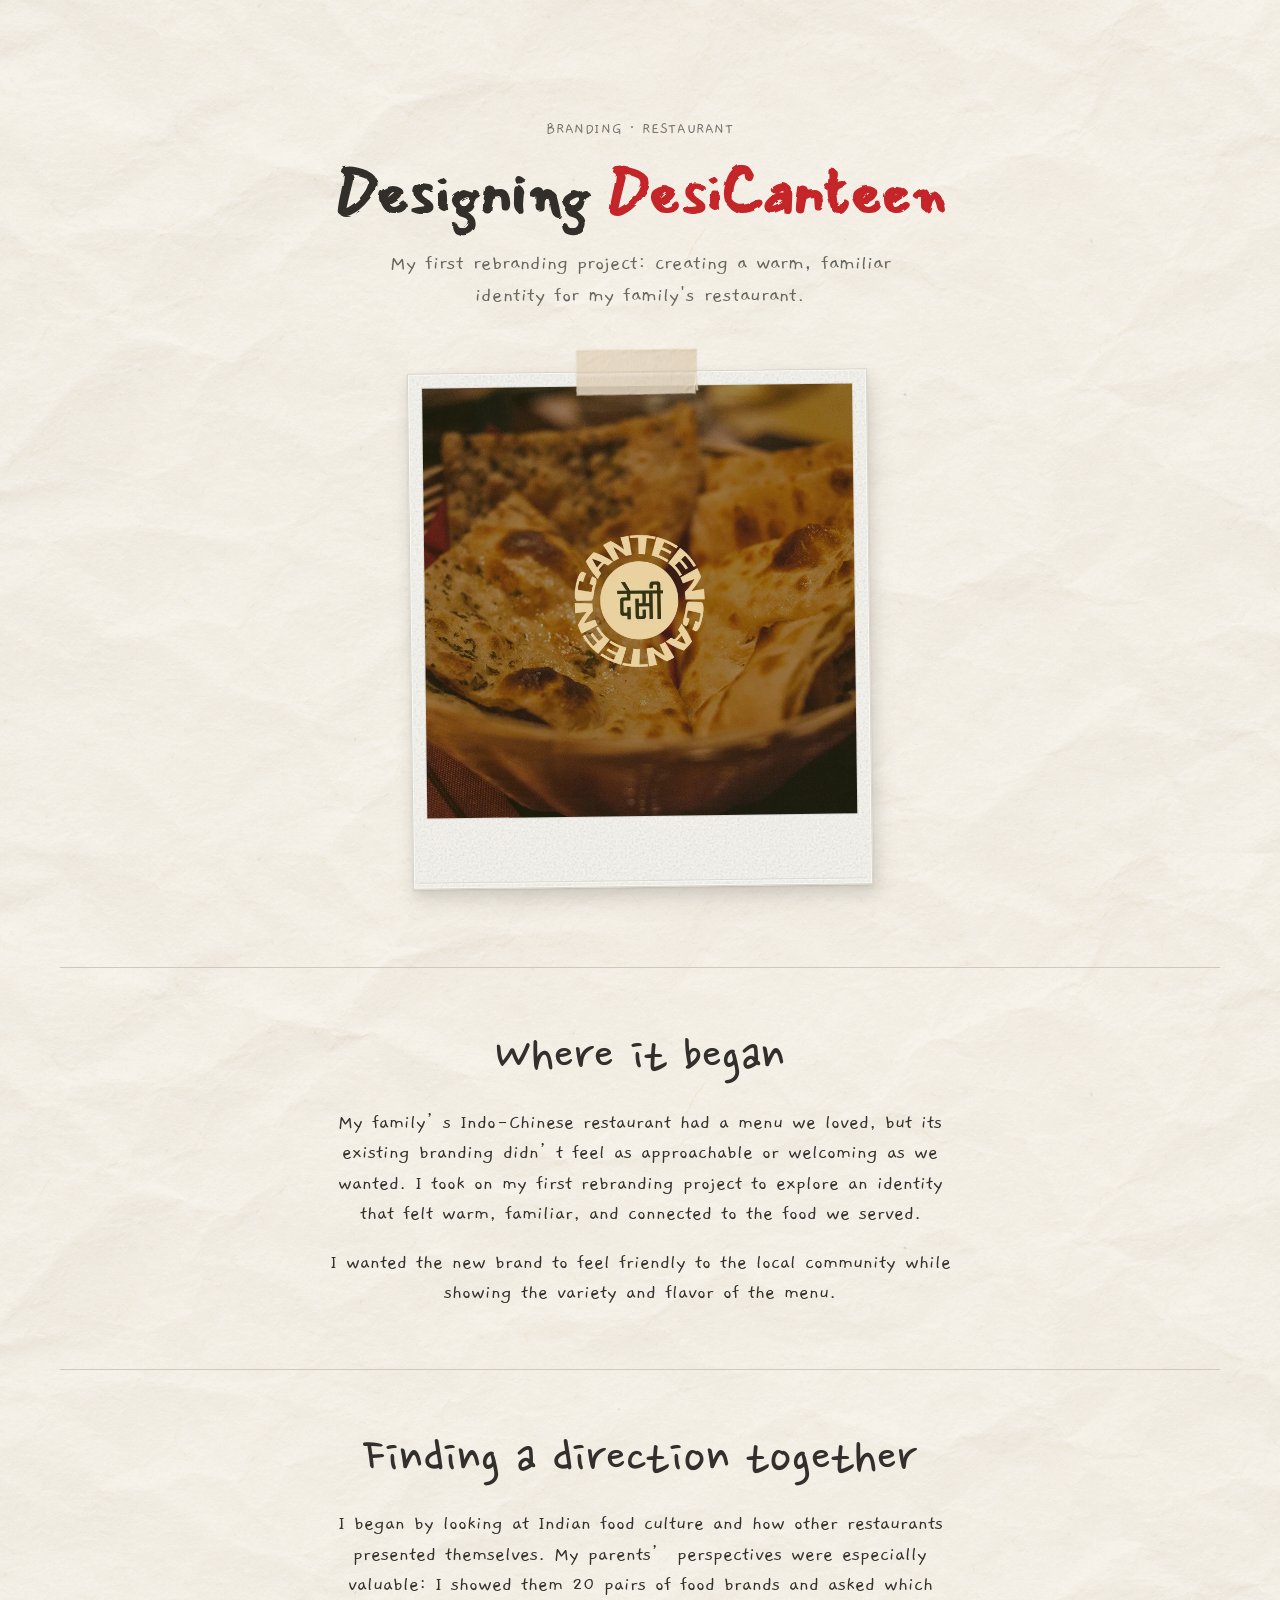
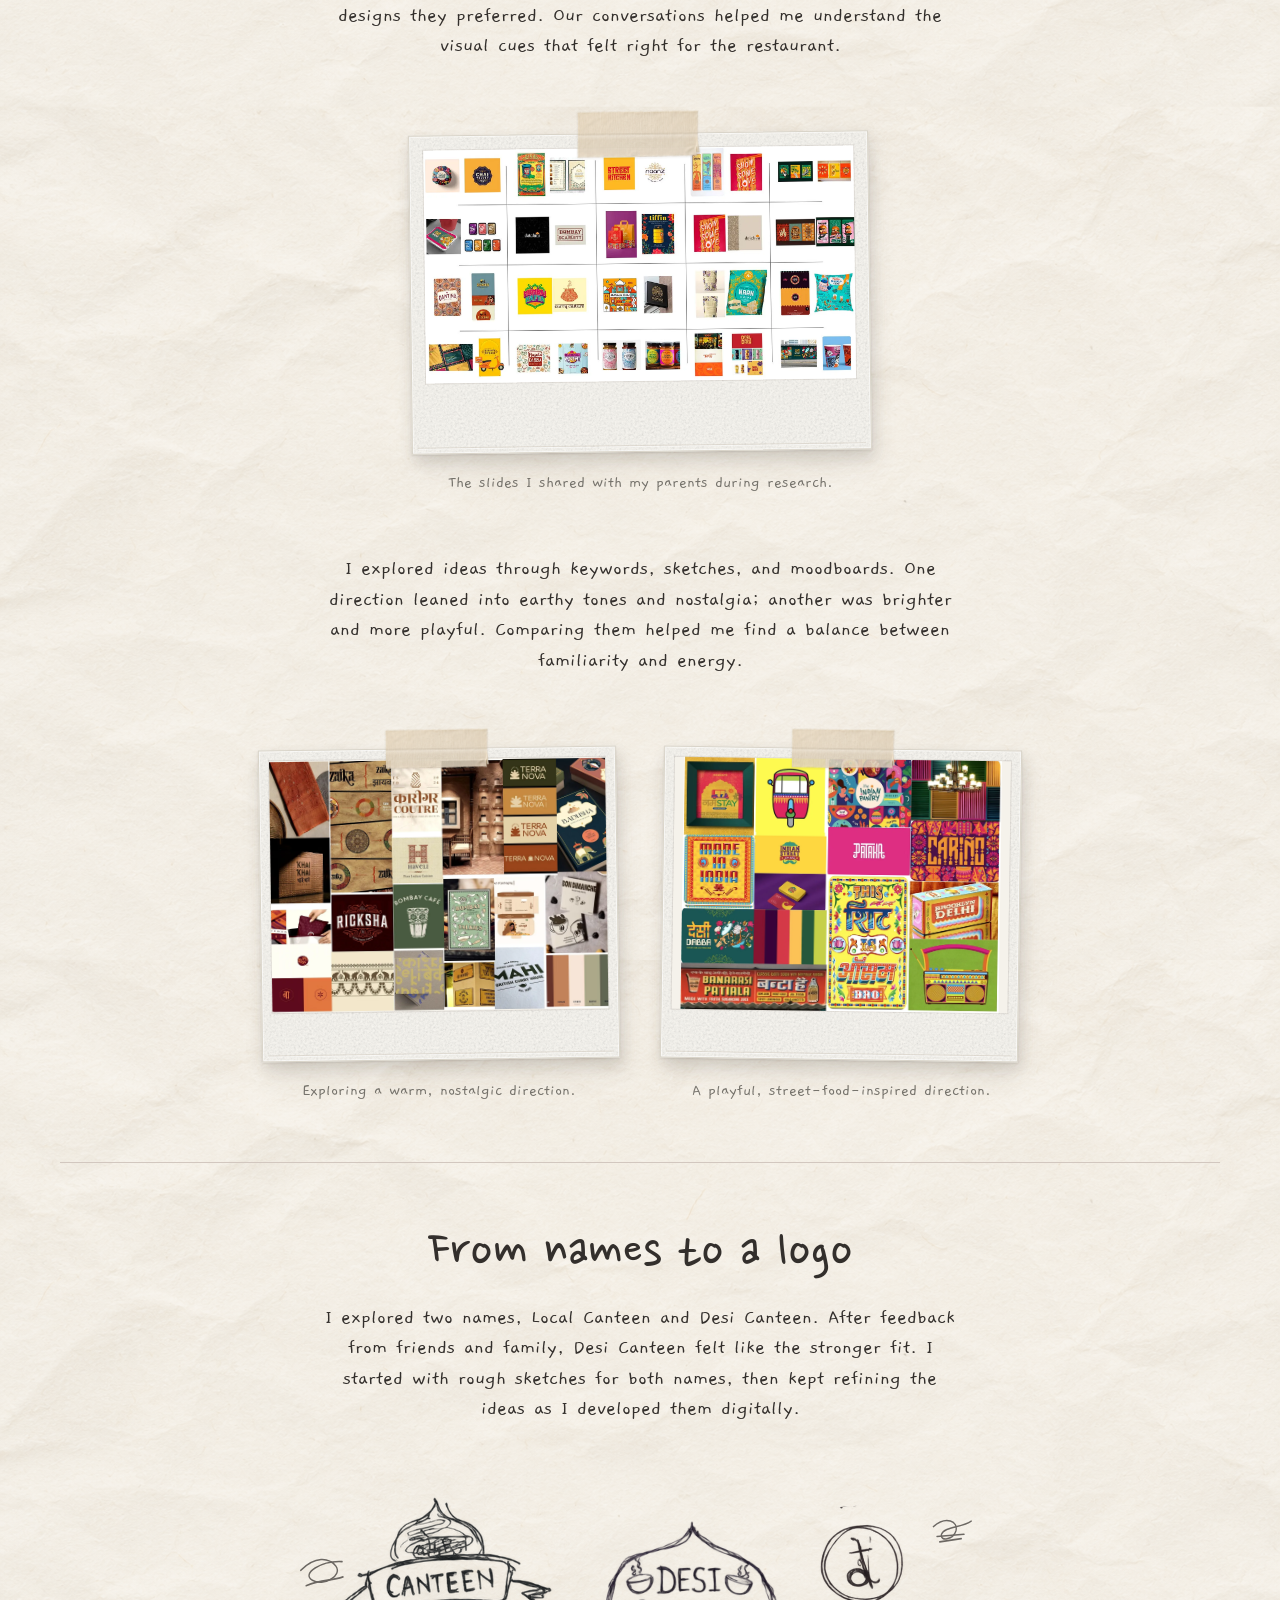
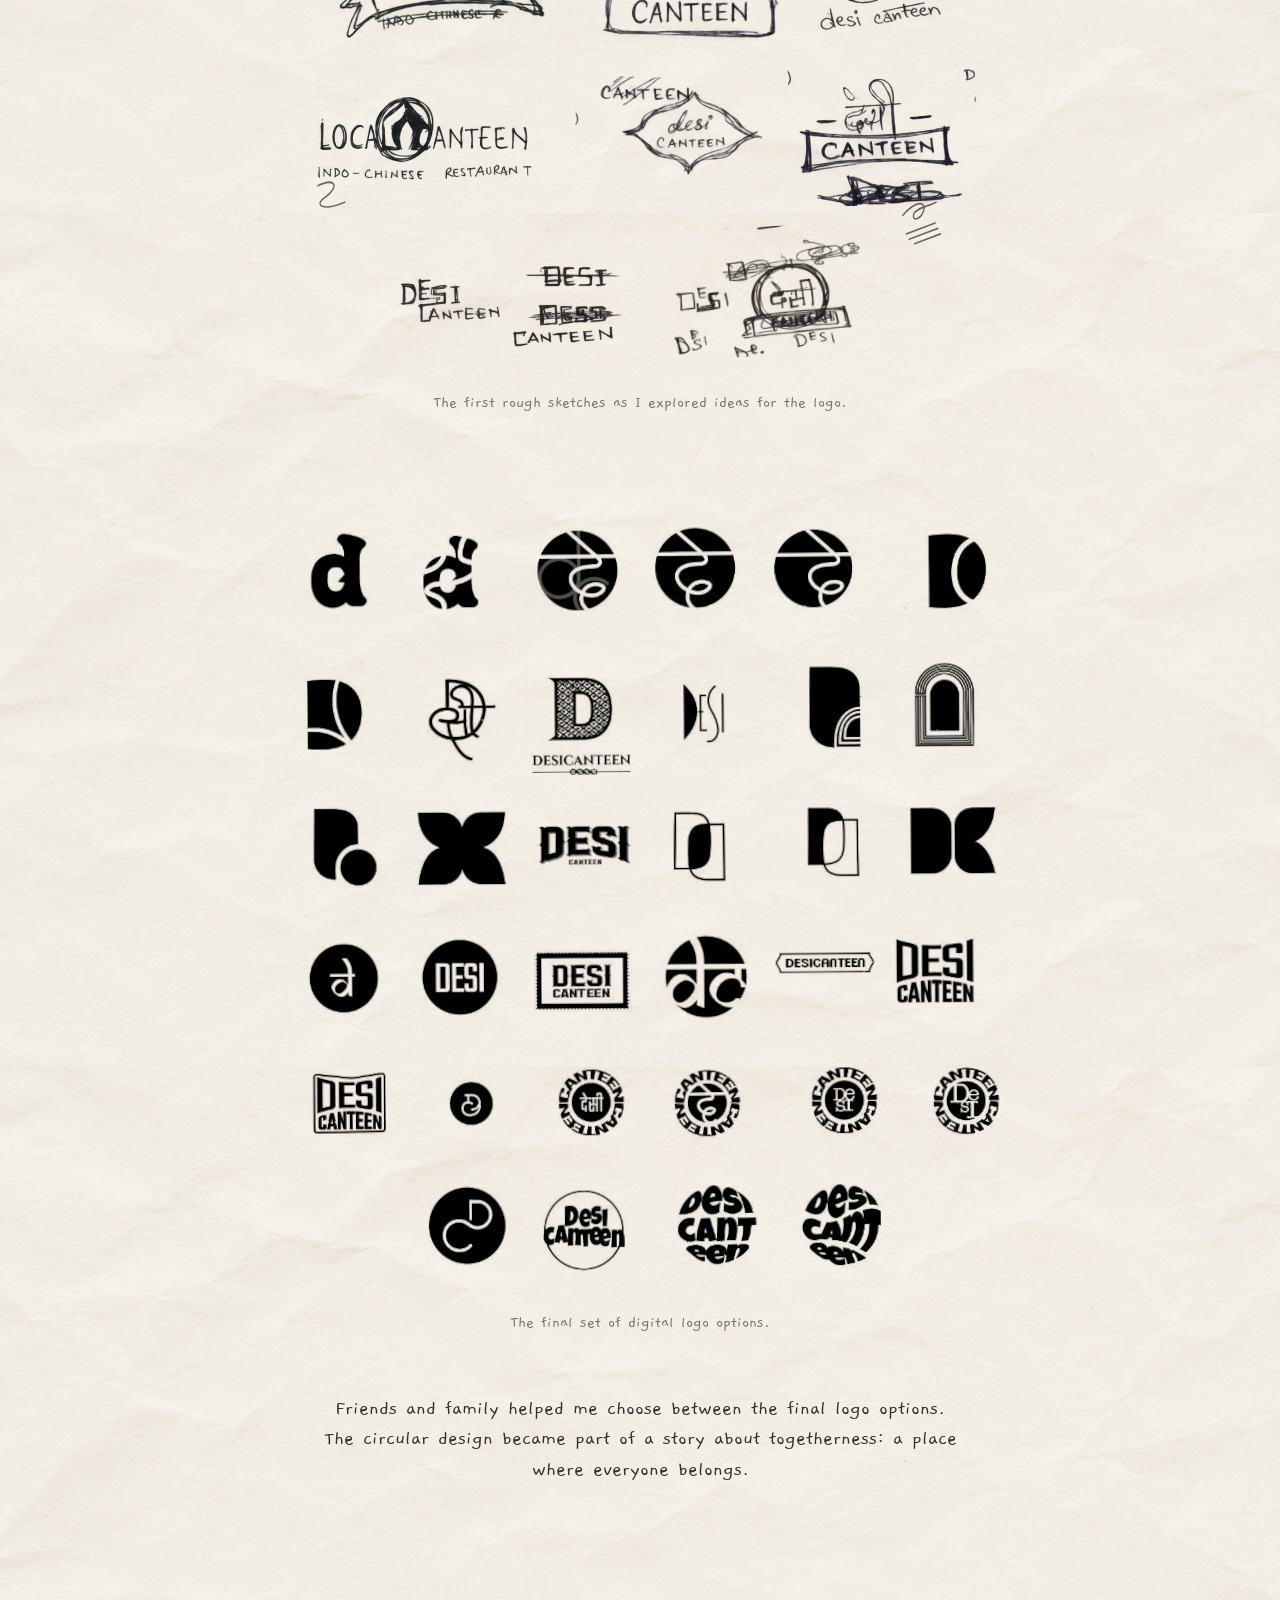
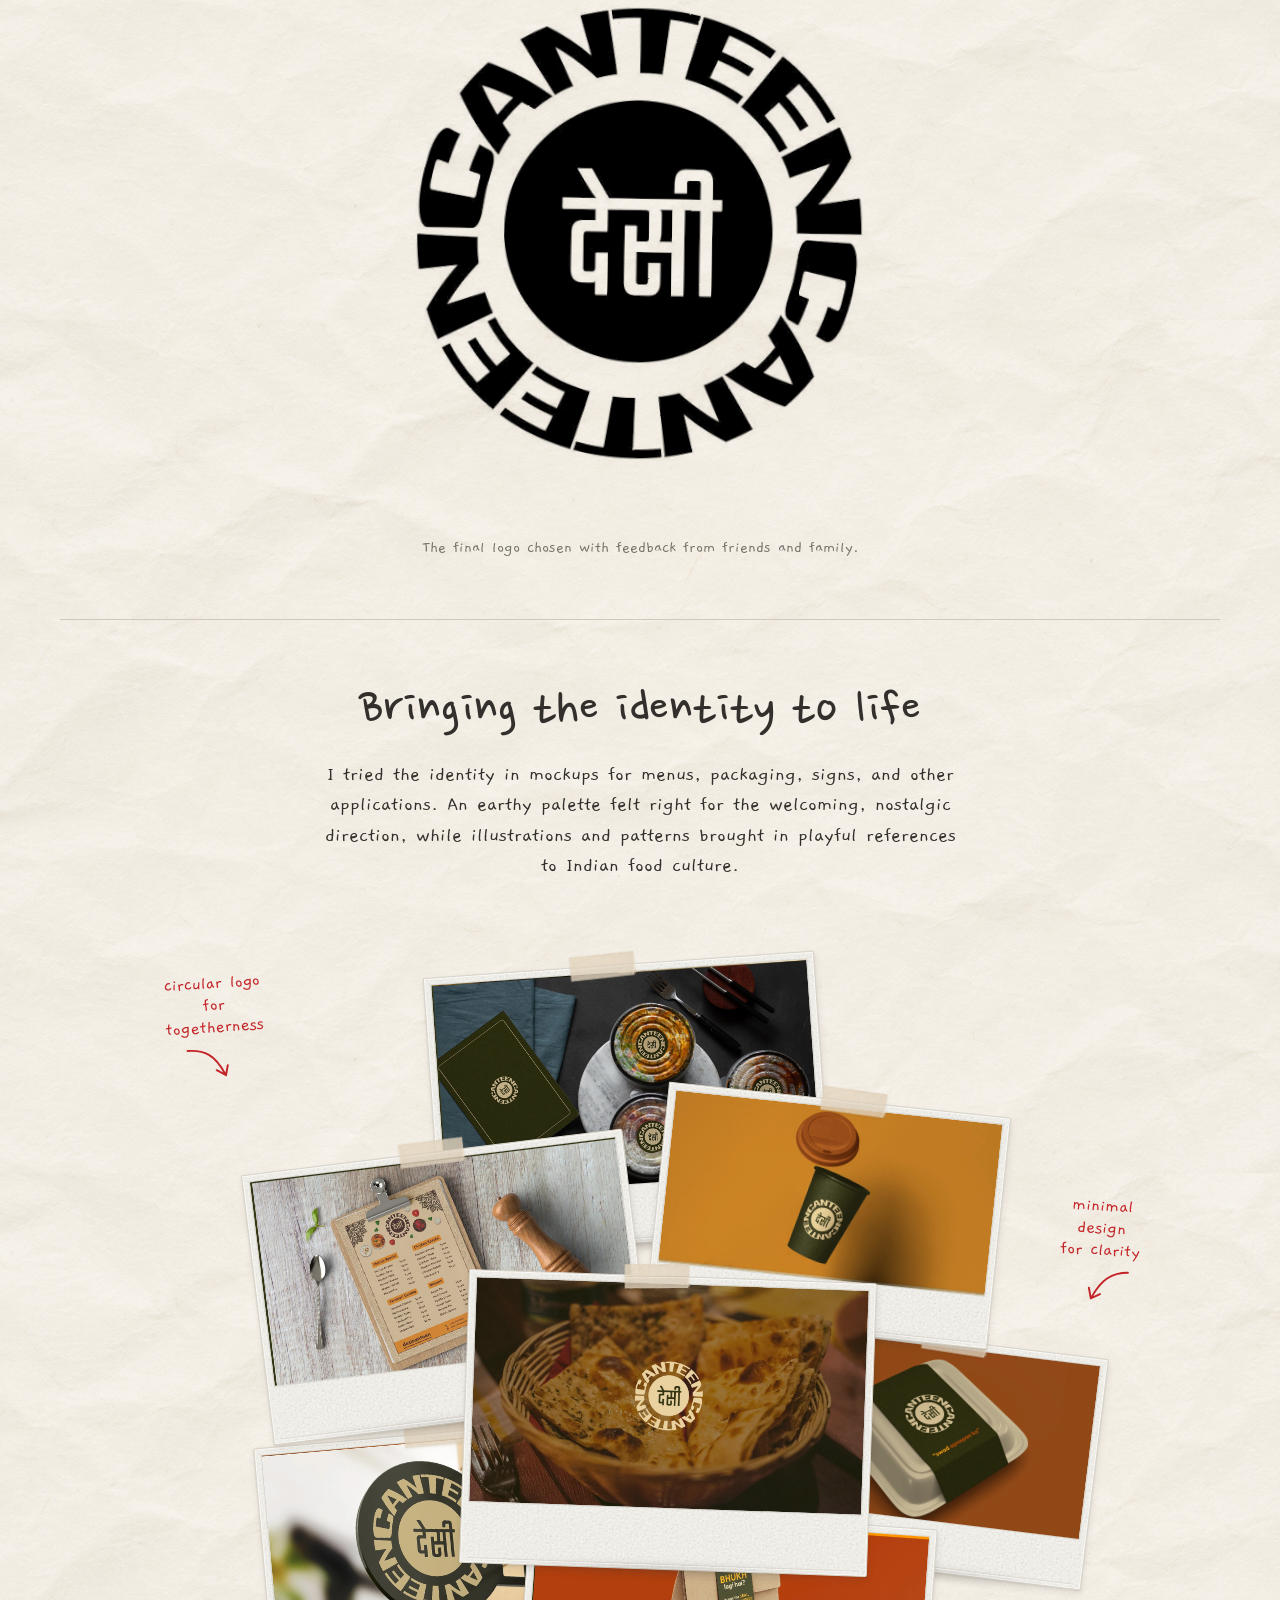
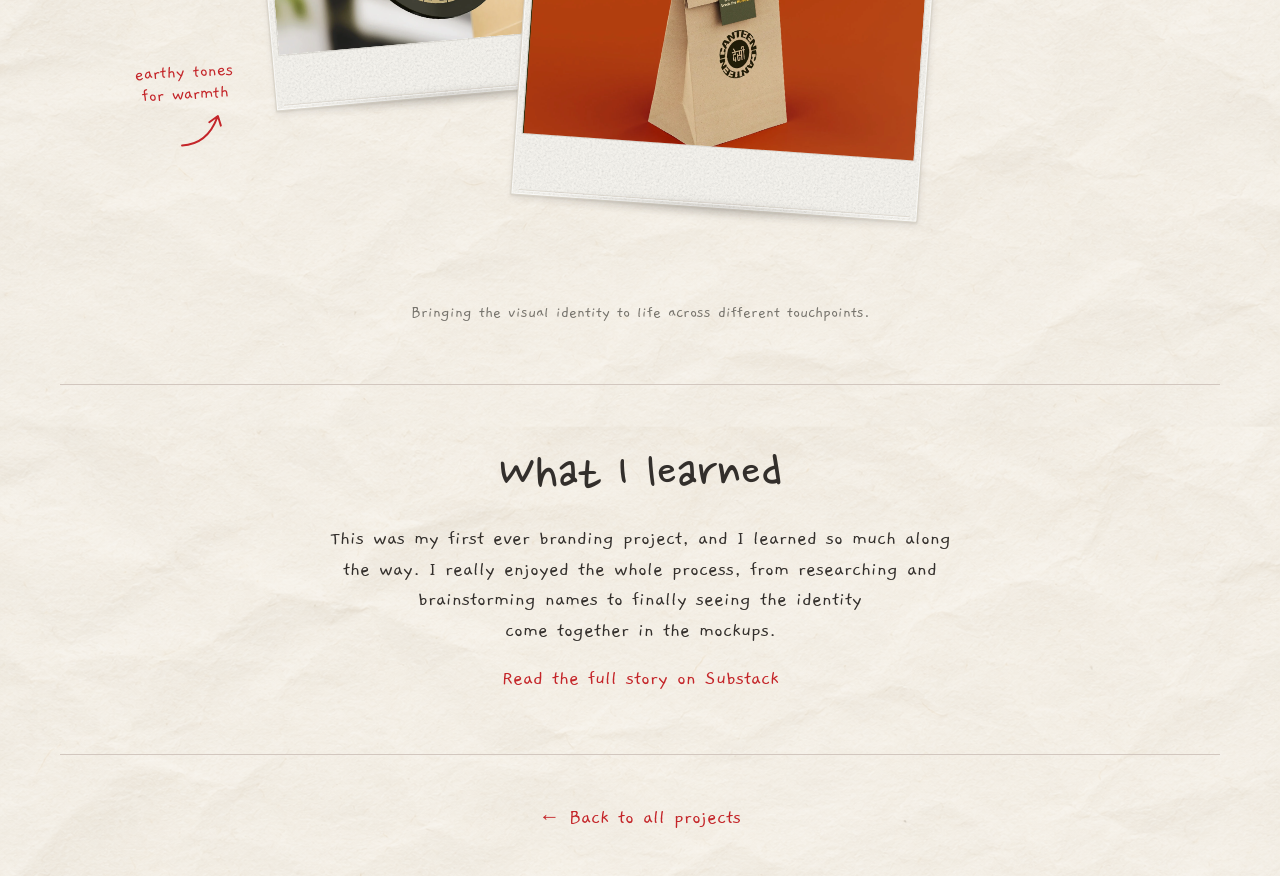
<file: desicanteen/index.html>
<!DOCTYPE html>
<html lang="en" class="story-page">
<head>
  <meta charset="UTF-8">
  <meta name="viewport" content="width=device-width, initial-scale=1">
  <title>DesiCanteen — Khushi's Portfolio</title>
  <link rel="stylesheet" href="../style.css?v=302">
</head>
<body class="story">
  <!-- The same slightly uneven lettering effect used on the homepage. -->
  <svg width="0" height="0" aria-hidden="true" focusable="false">
    <filter id="handwritten-edges" x="-5%" y="-10%" width="110%" height="120%">
      <feTurbulence type="fractalNoise" baseFrequency="0.075" numOctaves="2" seed="8" result="grain" />
      <feDisplacementMap in="SourceGraphic" in2="grain" scale="3.8" />
    </filter>
  </svg>
  <header>
    <p>BRANDING · RESTAURANT</p>
    <h1>Designing <span>DesiCanteen</span></h1>
    <p>My first rebranding project: creating a warm, familiar<br class="desi-intro-break"> identity for my family's restaurant.</p>
  </header>

  <main>
    <div class="story-polaroid story-cover compact-cover"><span class="photo-tape" aria-hidden="true"></span><img src="../images/desicanteen-cover.webp" alt="DesiCanteen logo over a basket of Indian bread"></div>

    <section>
      <h2>Where it began</h2>
      <p>My family’s Indo-Chinese restaurant had a menu we loved, but its existing branding didn’t feel as approachable or welcoming as we wanted. I took on my first rebranding project to explore an identity that felt warm, familiar, and connected to the food we served.</p>
      <p>I wanted the new brand to feel friendly to the local community while showing the variety and flavor of the menu.</p>
    </section>

    <section>
      <h2>Finding a direction together</h2>
      <p>I began by looking at Indian food culture and how other restaurants presented themselves. My parents’ perspectives were especially valuable: I showed them 20 pairs of food brands and asked which designs they preferred. Our conversations helped me understand the visual cues that felt right for the restaurant.</p>
      <figure class="research-photo"><div class="story-polaroid"><span class="photo-tape" aria-hidden="true"></span><img src="../images/research-slides.webp" alt="Slides comparing food brands during the research exercise" loading="lazy"></div><figcaption>The slides I shared with my parents during research.</figcaption></figure>
      <p>I explored ideas through keywords, sketches, and moodboards. One direction leaned into earthy tones and nostalgia; another was brighter and more playful. Comparing them helped me find a balance between familiarity and energy.</p>
      <div class="moodboard-pair">
        <figure><div class="story-polaroid"><span class="photo-tape" aria-hidden="true"></span><img src="../images/moodboard-earthy.webp" alt="Moodboard exploring earthy colors and traditional Indian motifs" loading="lazy"></div><figcaption>Exploring a warm, nostalgic direction.</figcaption></figure>
        <figure><div class="story-polaroid"><span class="photo-tape" aria-hidden="true"></span><img src="../images/moodboard-playful.webp" alt="Moodboard exploring a bright and playful visual direction" loading="lazy"></div><figcaption>A playful, street-food-inspired direction.</figcaption></figure>
      </div>
    </section>

    <section>
      <h2>From names to a logo</h2>
      <p>I explored two names, Local Canteen and Desi Canteen. After feedback from friends and family, Desi Canteen felt like the stronger fit. I started with rough sketches for both names, then kept refining the ideas as I developed them digitally.</p>
      <figure class="sketch-collection">
        <div class="sketch-scatter">
          <svg class="sketch-scribbles" viewBox="0 0 800 420" preserveAspectRatio="none" aria-hidden="true">
            <g fill="none" stroke="currentColor" stroke-linecap="round" stroke-linejoin="round">
              <path d="M23 68 C39 55 54 56 62 64 C70 73 48 83 36 77 C23 71 46 59 69 60" />
              <path d="M29 82 C47 76 56 78 70 74" />
              <path d="M726 28 C740 18 754 23 751 32 C748 40 733 42 735 35 C738 28 758 29 768 23" />
              <path d="M730 37 L760 35 M733 42 L757 39" />
              <path d="M42 265 C62 257 66 266 51 275 C37 282 46 289 72 280" />
              <path d="M692 292 C708 277 719 280 715 288 C712 296 702 298 704 291 C707 285 720 284 729 280" />
              <path d="M696 309 L728 299 M699 314 L731 304 M705 318 L734 309" />
              <path d="M307 387 C319 380 334 381 346 386 M310 392 C325 388 338 390 349 386" />
            </g>
          </svg>
          <svg class="sketch-cutout sketch-cutout-1" viewBox="60 260 330 200" role="img" aria-label="Local Canteen banner exploration"><image href="../images/sketch-cutout-local.png" width="1086" height="1448" /></svg>
          <svg class="sketch-cutout sketch-cutout-2" viewBox="20 20 440 300" role="img" aria-label="Desi Canteen arch sketch"><image href="../images/sketch-cutout-concepts.png" width="1086" height="1448" /></svg>
          <svg class="sketch-cutout sketch-cutout-3" viewBox="65 95 250 230" role="img" aria-label="Circular Desi Canteen symbol study"><image href="../images/sketch-cutout-variations.png" width="1086" height="1448" /></svg>
          <svg class="sketch-cutout sketch-cutout-4" viewBox="550 470 430 160" role="img" aria-label="Local Canteen wordmark exploration"><image href="../images/sketch-cutout-local.png" width="1086" height="1448" /></svg>
          <svg class="sketch-cutout sketch-cutout-5" viewBox="620 190 420 220" role="img" aria-label="Decorative Desi Canteen wordmark sketch"><image href="../images/sketch-cutout-concepts.png" width="1086" height="1448" /></svg>
          <svg class="sketch-cutout sketch-cutout-6" viewBox="600 440 340 250" role="img" aria-label="Canteen wordmark exploration"><image href="../images/sketch-cutout-concepts.png" width="1086" height="1448" /></svg>
          <svg class="sketch-cutout sketch-cutout-7" viewBox="35 420 440 180" role="img" aria-label="Crossed-out Desi Canteen lettering explorations"><image href="../images/sketch-cutout-variations.png" width="1086" height="1448" /></svg>
          <svg class="sketch-cutout sketch-cutout-8" viewBox="565 690 420 260" role="img" aria-label="Rough circular Desi Canteen logo exploration"><image href="../images/sketch-cutout-variations.png" width="1086" height="1448" /></svg>
        </div>
        <figcaption>The first rough sketches as I explored ideas for the logo.</figcaption>
      </figure>
      <figure class="logo-stamp logo-stamp-options">
        <svg width="0" height="0" aria-hidden="true" focusable="false">
          <filter id="stamp-edges" x="-5%" y="-5%" width="110%" height="110%">
            <feTurbulence type="fractalNoise" baseFrequency="0.16" numOctaves="3" seed="4" result="grain" />
            <feDisplacementMap in="SourceGraphic" in2="grain" scale="1.4" />
          </filter>
        </svg>
        <div class="stamp-grid" role="img" aria-label="Final set of DesiCanteen digital logo options">
          <svg class="stamp-option" viewBox="0 0 167 180" aria-hidden="true"><image href="../images/logo-options.webp" width="839" height="1347" /></svg>
          <svg class="stamp-option" viewBox="167 0 167 180" aria-hidden="true"><image href="../images/logo-options.webp" width="839" height="1347" /></svg>
          <svg class="stamp-option" viewBox="334 0 167 180" aria-hidden="true"><image href="../images/logo-options.webp" width="839" height="1347" /></svg>
          <svg class="stamp-option" viewBox="501 0 167 180" aria-hidden="true"><image href="../images/logo-options.webp" width="839" height="1347" /></svg>
          <svg class="stamp-option" viewBox="668 0 171 180" aria-hidden="true"><image href="../images/logo-options.webp" width="839" height="1347" /></svg>
          <svg class="stamp-option" viewBox="0 185 167 185" aria-hidden="true"><image href="../images/logo-options.webp" width="839" height="1347" /></svg>
          <svg class="stamp-option" viewBox="167 185 167 185" aria-hidden="true"><image href="../images/logo-options.webp" width="839" height="1347" /></svg>
          <svg class="stamp-option" viewBox="334 185 167 185" aria-hidden="true"><image href="../images/logo-options.webp" width="839" height="1347" /></svg>
          <svg class="stamp-option" viewBox="501 185 167 185" aria-hidden="true"><image href="../images/logo-options.webp" width="839" height="1347" /></svg>
          <svg class="stamp-option" viewBox="668 185 171 185" aria-hidden="true"><image href="../images/logo-options.webp" width="839" height="1347" /></svg>
          <svg class="stamp-option" viewBox="0 385 167 170" aria-hidden="true"><image href="../images/logo-options.webp" width="839" height="1347" /></svg>
          <svg class="stamp-option" viewBox="167 385 167 170" aria-hidden="true"><image href="../images/logo-options.webp" width="839" height="1347" /></svg>
          <svg class="stamp-option" viewBox="334 385 167 170" aria-hidden="true"><image href="../images/logo-options.webp" width="839" height="1347" /></svg>
          <svg class="stamp-option" viewBox="501 385 167 170" aria-hidden="true"><image href="../images/logo-options.webp" width="839" height="1347" /></svg>
          <svg class="stamp-option" viewBox="0 565 167 135" aria-hidden="true"><image href="../images/logo-options.webp" width="839" height="1347" /></svg>
          <svg class="stamp-option" viewBox="167 565 167 135" aria-hidden="true"><image href="../images/logo-options.webp" width="839" height="1347" /></svg>
          <svg class="stamp-option" viewBox="334 565 167 135" aria-hidden="true"><image href="../images/logo-options.webp" width="839" height="1347" /></svg>
          <svg class="stamp-option" viewBox="501 565 167 135" aria-hidden="true"><image href="../images/logo-options.webp" width="839" height="1347" /></svg>
          <svg class="stamp-option" viewBox="0 710 167 155" aria-hidden="true"><image href="../images/logo-options.webp" width="839" height="1347" /></svg>
          <svg class="stamp-option" viewBox="167 710 167 155" aria-hidden="true"><image href="../images/logo-options.webp" width="839" height="1347" /></svg>
          <svg class="stamp-option" viewBox="365 710 150 155" aria-hidden="true"><image href="../images/logo-options.webp" width="839" height="1347" /></svg>
          <svg class="stamp-option" viewBox="535 710 140 155" aria-hidden="true"><image href="../images/logo-options.webp" width="839" height="1347" /></svg>
          <svg class="stamp-option" viewBox="0 880 195 125" aria-hidden="true"><image href="../images/logo-options.webp" width="839" height="1347" /></svg>
          <svg class="stamp-option" viewBox="195 880 140 125" aria-hidden="true"><image href="../images/logo-options.webp" width="839" height="1347" /></svg>
          <svg class="stamp-option" viewBox="335 880 168 125" aria-hidden="true"><image href="../images/logo-options.webp" width="839" height="1347" /></svg>
          <svg class="stamp-option" viewBox="503 880 165 125" aria-hidden="true"><image href="../images/logo-options.webp" width="839" height="1347" /></svg>
          <svg class="stamp-option" viewBox="0 1010 167 155" aria-hidden="true"><image href="../images/logo-options.webp" width="839" height="1347" /></svg>
          <svg class="stamp-option" viewBox="167 1010 167 155" aria-hidden="true"><image href="../images/logo-options.webp" width="839" height="1347" /></svg>
          <svg class="stamp-option" viewBox="334 1010 167 155" aria-hidden="true"><image href="../images/logo-options.webp" width="839" height="1347" /></svg>
          <svg class="stamp-option" viewBox="501 1010 167 155" aria-hidden="true"><image href="../images/logo-options.webp" width="839" height="1347" /></svg>
          <svg class="stamp-option" viewBox="0 1170 167 177" aria-hidden="true"><image href="../images/logo-options.webp" width="839" height="1347" /></svg>
          <svg class="stamp-option" viewBox="167 1170 167 177" aria-hidden="true"><image href="../images/logo-options.webp" width="839" height="1347" /></svg>
          <svg class="stamp-option" viewBox="334 1170 167 177" aria-hidden="true"><image href="../images/logo-options.webp" width="839" height="1347" /></svg>
          <svg class="stamp-option" viewBox="501 1170 167 177" aria-hidden="true"><image href="../images/logo-options.webp" width="839" height="1347" /></svg>
        </div>
        <figcaption>The final set of digital logo options.</figcaption>
      </figure>
      <p>Friends and family helped me choose between the final logo options. The circular design became part of a story about togetherness: a place where everyone belongs.</p>
      <figure class="logo-stamp logo-stamp-final"><svg viewBox="190 65 630 630" role="img" aria-label="The chosen circular DesiCanteen logo in black and white"><image href="../images/final-logo.webp" width="1018" height="756" /></svg><figcaption>The final logo chosen with feedback from friends and family.</figcaption></figure>
    </section>

    <section>
      <h2>Bringing the identity to life</h2>
      <p>I tried the identity in mockups for menus, packaging, signs, and other applications. An earthy palette felt right for the welcoming, nostalgic direction, while illustrations and patterns brought in playful references to Indian food culture.</p>
      <figure class="mockup-collection">
        <div class="mockup-wall">
          <div class="story-polaroid mockup-photo mockup-photo-2"><span class="photo-tape" aria-hidden="true"></span><svg class="mockup-image" viewBox="0 1595 1400 790" preserveAspectRatio="xMidYMid meet" role="img" aria-label="Branded menu and food containers"><image href="../images/desicanteen-project.webp" width="1400" height="12735" /></svg></div>
          <div class="story-polaroid mockup-photo mockup-photo-3"><span class="photo-tape" aria-hidden="true"></span><svg class="mockup-image" viewBox="0 0 1400 735" preserveAspectRatio="xMidYMid meet" role="img" aria-label="DesiCanteen cup design"><image href="../images/desicanteen-project.webp" width="1400" height="12735" /></svg></div>
          <div class="story-polaroid mockup-photo mockup-photo-5"><span class="photo-tape" aria-hidden="true"></span><svg class="mockup-image" viewBox="0 2400 1400 780" preserveAspectRatio="xMidYMid meet" role="img" aria-label="DesiCanteen menu"><image href="../images/desicanteen-project.webp" width="1400" height="12735" /></svg></div>
          <div class="story-polaroid mockup-photo mockup-photo-7"><span class="photo-tape" aria-hidden="true"></span><svg class="mockup-image" viewBox="0 0 1400 800" preserveAspectRatio="xMidYMid meet" role="img" aria-label="DesiCanteen logo over a basket of bread"><image href="../images/desicanteen-cover.webp" width="1400" height="800" /></svg></div>
          <div class="story-polaroid mockup-photo mockup-photo-8"><span class="photo-tape" aria-hidden="true"></span><svg class="mockup-image" viewBox="0 6370 1400 760" preserveAspectRatio="xMidYMid meet" role="img" aria-label="Branded takeaway container"><image href="../images/desicanteen-project.webp" width="1400" height="12735" /></svg></div>
          <div class="story-polaroid mockup-photo mockup-photo-9"><span class="photo-tape" aria-hidden="true"></span><svg class="mockup-image" viewBox="0 11940 1400 795" preserveAspectRatio="xMidYMid meet" role="img" aria-label="Circular restaurant sign"><image href="../images/desicanteen-project.webp" width="1400" height="12735" /></svg></div>
          <div class="story-polaroid mockup-photo mockup-photo-11"><span class="photo-tape" aria-hidden="true"></span><svg class="mockup-image" viewBox="0 10345 1400 800" preserveAspectRatio="xMidYMid meet" role="img" aria-label="Branded paper bag"><image href="../images/desicanteen-project.webp" width="1400" height="12735" /></svg></div>
        </div>
        <div class="mockup-annotations">
          <div class="mockup-note mockup-note-one">circular logo<br>for togetherness
            <svg viewBox="0 0 80 54" aria-hidden="true"><path d="M4 8 C25 8, 37 15, 48 39 M38 34 L49 41 L52 29" /></svg>
          </div>
          <div class="mockup-note mockup-note-two">minimal design<br>for clarity
            <svg viewBox="0 0 80 54" aria-hidden="true"><path d="M75 7 C55 8, 43 17, 32 39 M28 28 L31 41 L42 35" /></svg>
          </div>
          <div class="mockup-note mockup-note-three">earthy tones<br>for warmth
            <svg viewBox="0 0 80 54" aria-hidden="true"><path d="M5 44 C25 44, 40 35, 50 12 M40 17 L51 10 L54 22" /></svg>
          </div>
        </div>
        <figcaption>Bringing the visual identity to life across different touchpoints.</figcaption>
      </figure>
    </section>

    <section>
      <h2>What I learned</h2>
      <p class="reflection-copy">This was my first ever branding project, and I learned so much along the way. I really enjoyed the whole process, from researching and brainstorming names to finally seeing the identity <span class="reflection-ending">come together in the mockups.</span></p>
      <p><a href="https://khushigill.substack.com/p/designing-desi-canteen">Read the full story on Substack</a></p>
    </section>
  </main>

  <footer><a href="../">← Back to all projects</a></footer>
</body>
</html>
</file>
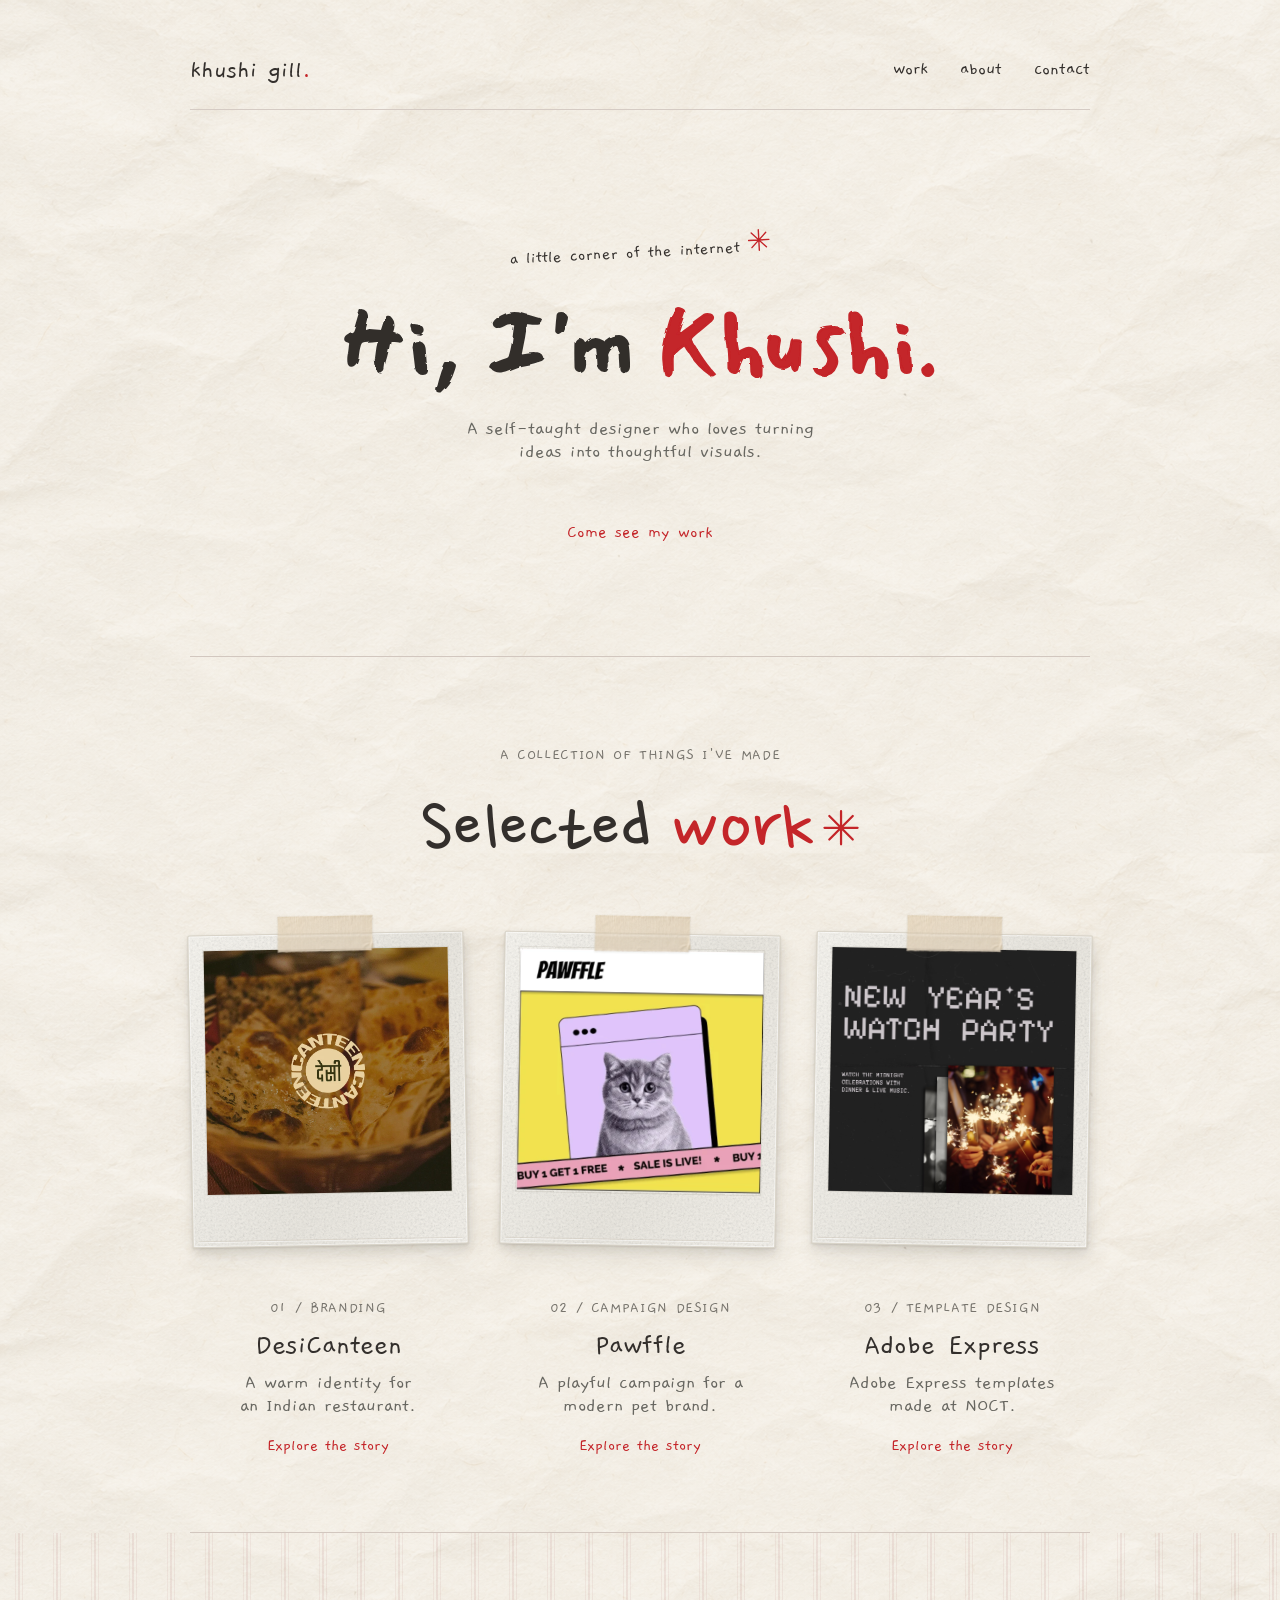
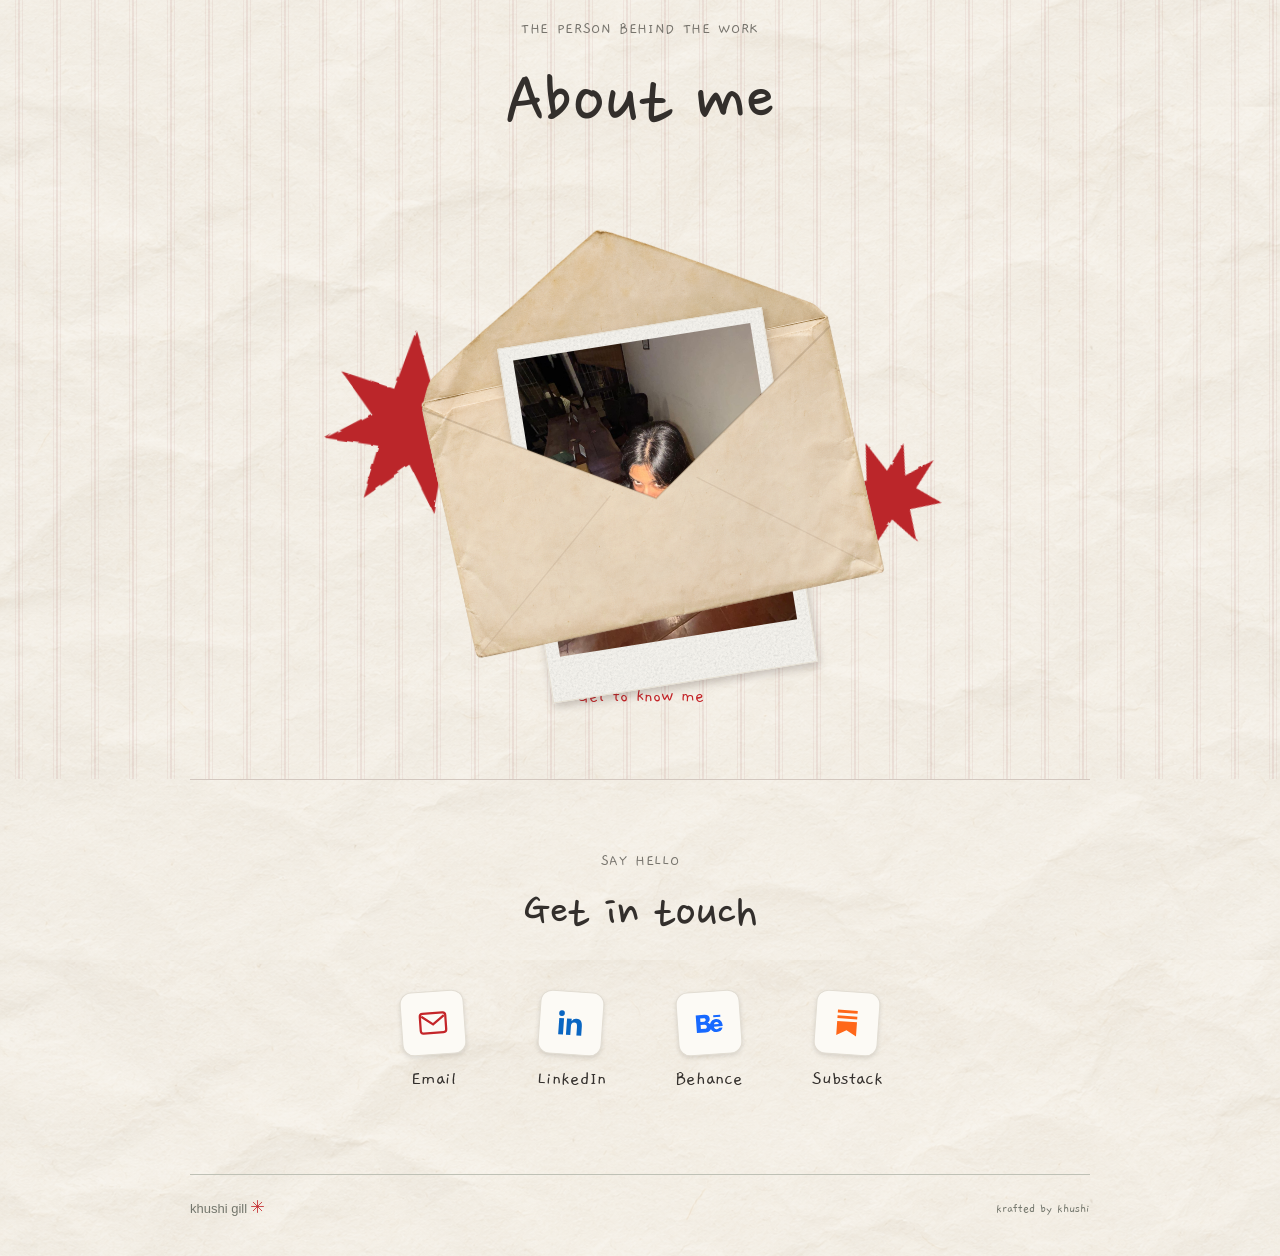
<file: design/index.html>
<!DOCTYPE html>
<html lang="en" class="home-page">
<head>
  <meta charset="UTF-8">
  <meta name="viewport" content="width=device-width, initial-scale=1">
  <title>Khushi's Portfolio</title>
  <link rel="preload" href="fonts/Gaegu-Regular-latin.woff2" as="font" type="font/woff2" crossorigin>
  <link rel="preload" href="fonts/Mansalva-Regular-latin.woff2" as="font" type="font/woff2" crossorigin>
  <link rel="preload" href="fonts/NanumPenScript-Regular-latin.woff2" as="font" type="font/woff2" crossorigin>
  <link rel="stylesheet" href="style.css?v=319">
</head>
<body class="home">
  <svg width="0" height="0" aria-hidden="true" focusable="false"><filter id="soft-handwritten-edges" x="-5%" y="-10%" width="110%" height="120%"><feTurbulence type="fractalNoise" baseFrequency="0.075" numOctaves="2" seed="8" result="grain" /><feDisplacementMap in="SourceGraphic" in2="grain" scale="2.4" /></filter></svg>
  <!-- A subtle uneven edge for the handwritten introduction. -->
  <svg width="0" height="0" aria-hidden="true" focusable="false">
    <filter id="handwritten-edges" x="-5%" y="-10%" width="110%" height="120%">
      <feTurbulence type="fractalNoise" baseFrequency="0.075" numOctaves="2" seed="8" result="grain" />
      <feDisplacementMap in="SourceGraphic" in2="grain" scale="3.8" />
    </filter>
  </svg>
  <div class="topline">
    <a class="signature" href="./">khushi gill<span>.</span></a>
    <nav aria-label="Main navigation">
      <a href="#work">work</a>
      <a href="#about">about</a>
      <a href="#contact">contact</a>
    </nav>
  </div>
  <!-- Your name and a short introduction -->
  <header>
    <p class="intro-note">a little corner of the internet <span aria-hidden="true"><svg class="sparkle" viewBox="0 0 24 24" aria-hidden="true"><path d="M12 1v22M1 12h22M4.2 4.2l15.6 15.6M19.8 4.2 4.2 19.8"/></svg></span></p>
    <h1>Hi, I'm <span>Khushi.</span></h1>
    <p class="intro-description">A self-taught designer who loves turning<br class="intro-break"> ideas into thoughtful visuals.</p>
    <a class="intro-link" href="#work">Come see my work</a>
  </header>

  <main>
    <!-- Your projects will each have their own story eventually. -->
    <section id="work" class="work-section">
      <div class="section-title"><div><p class="section-label">A COLLECTION OF THINGS I'VE MADE</p><h2>Selected <em>work</em><span aria-hidden="true"><svg class="sparkle" viewBox="0 0 24 24" aria-hidden="true"><path d="M12 1v22M1 12h22M4.2 4.2l15.6 15.6M19.8 4.2 4.2 19.8"/></svg></span></h2></div></div>
      <div class="project-grid">
      <article>
        <a class="project-link" href="desicanteen/">
          <div class="image-frame">
          <span class="photo-tape" aria-hidden="true"></span>
          <img class="project-image" src="images/desicanteen-cover.webp" alt="DesiCanteen logo over a basket of Indian bread">
          </div>
          <p class="project-category">01 / BRANDING</p>
          <h3>DesiCanteen</h3>
          <p class="handwritten-description">A warm identity for<br>an Indian restaurant.</p>
          <span class="project-action">Explore the story</span>
        </a>
      </article>
      <article class="next-project">
        <a class="project-link" href="pawffle/">
          <div class="image-frame">
            <span class="photo-tape" aria-hidden="true"></span>
            <svg class="project-image pawffle-thumbnail" viewBox="6 0 574 566" role="img" aria-label="Pawffle campaign design with a cat on a yellow background"><image href="images/pawffle-thumbnail.png" width="580" height="566" /></svg>
          </div>
          <p class="project-category">02 / CAMPAIGN DESIGN</p>
          <h3>Pawffle</h3>
          <p>A playful campaign for a<br>modern pet brand.</p>
          <span class="project-action">Explore the story</span>
        </a>
      </article>
      <article class="next-project">
        <a class="project-link" href="adobe-express/">
          <div class="image-frame">
            <span class="photo-tape" aria-hidden="true"></span>
            <img class="project-image express-cover-thumb" src="images/adobe-express/gallery/template-06.jpg" alt="New Year's Watch Party poster">
          </div>
          <p class="project-category">03 / TEMPLATE DESIGN</p>
          <h3>Adobe Express</h3>
          <p>Adobe Express templates<br>made at NOCT.</p>
          <span class="project-action">Explore the story</span>
        </a>
      </article>
      </div>
    </section>

    <!-- A little more about you -->
    <section id="about" class="home-section">
      <p class="section-label">THE PERSON BEHIND THE WORK</p>
      <h2>About me</h2>
      <a class="about-envelope" href="about/" aria-label="Open the About me page">
        <svg class="envelope-star" viewBox="0 0 100 100" aria-hidden="true" focusable="false">
          <defs>
            <filter id="star-rough-edge" x="-10%" y="-10%" width="120%" height="120%">
              <feTurbulence type="fractalNoise" baseFrequency="0.09" numOctaves="3" seed="7" result="noise" />
              <feDisplacementMap in="SourceGraphic" in2="noise" scale="2" />
            </filter>
          </defs>
          <path d="M48 4 L57 32 L78 15 L70 41 L97 37 L75 54 L91 73 L64 69 L60 96 L47 72 L24 89 L31 63 L4 60 L27 47 L11 26 L38 34 Z" fill="#bb272b" filter="url(#star-rough-edge)" />
        </svg>
        <svg class="envelope-star-small" viewBox="0 0 100 100" aria-hidden="true" focusable="false">
          <path d="M48 4 L57 32 L78 15 L70 41 L97 37 L75 54 L91 73 L64 69 L60 96 L47 72 L24 89 L31 63 L4 60 L27 47 L11 26 L38 34 Z" fill="#bb272b" filter="url(#star-rough-edge)" />
        </svg>
        <img class="envelope-back" src="images/about/realistic-envelope.png" alt="">
        <span class="envelope-polaroid"><span class="envelope-photo-crop"><img src="images/about/khushi-about-new.jpeg" alt="Khushi"></span></span>
        <span class="envelope-pocket" aria-hidden="true"></span>
        <svg class="envelope-fold" viewBox="0 0 100 100" preserveAspectRatio="none" aria-hidden="true" focusable="false">
          <path d="M1 35 L50 69 L99 35" fill="none" stroke="#80684d" stroke-opacity=".24" stroke-width=".45" />
          <path d="M3 98 L40 66 M97 98 L60 66" fill="none" stroke="#80684d" stroke-opacity=".13" stroke-width=".3" />
        </svg>
      </a>
      <a class="about-story-link" href="about/">Get to know me</a>
    </section>

    <!-- A way to get in touch -->
    <section id="contact" class="home-section">
      <p class="section-label">SAY HELLO</p>
      <h2>Get in touch</h2>
      <div class="contact-links">
        <a class="contact-email" href="mailto:khushiigill03@gmail.com"><svg viewBox="0 0 24 24" fill="none" stroke="currentColor" stroke-width="1.6" aria-hidden="true"><rect x="3" y="5" width="18" height="14" rx="2"/><path d="m4 7 8 6 8-6"/></svg><span>Email</span></a>
        <a href="https://www.linkedin.com/in/khushi-gill-4a9b29267/" target="_blank" rel="noopener noreferrer"><svg viewBox="0 0 24 24" fill="currentColor" aria-hidden="true"><path d="M5.2 3.5a2 2 0 1 0 0 4 2 2 0 0 0 0-4ZM3.5 9h3.4v11.5H3.5V9Zm5.5 0h3.3v1.6h.1a3.6 3.6 0 0 1 3.2-1.9c3.5 0 4.2 2.3 4.2 5.3v6.5h-3.4v-5.8c0-1.4 0-3.2-2-3.2s-2.3 1.5-2.3 3.1v5.9H9V9Z"/></svg><span>LinkedIn</span></a>
        <a href="https://www.behance.net/khushigill3" target="_blank" rel="noopener noreferrer"><svg viewBox="0 0 24 24" fill="currentColor" aria-hidden="true"><path d="M3 6h6c2.5 0 3.7 1.2 3.7 3.1 0 1.3-.6 2.2-1.7 2.6 1.5.4 2.3 1.6 2.3 3.2 0 2.2-1.6 3.6-4.1 3.6H3V6Zm3 2.4v2.4h2.5c.8 0 1.3-.4 1.3-1.2s-.5-1.2-1.3-1.2H6Zm0 4.6v2.9h2.7c1 0 1.6-.5 1.6-1.4s-.6-1.5-1.6-1.5H6Zm9.3-6.2h5v1.4h-5V6.8Zm6.2 8h-6.2c.1 1.2.8 1.9 1.9 1.9.8 0 1.4-.3 1.6-.9h2.5c-.5 1.9-2 2.9-4.2 2.9-2.8 0-4.5-1.9-4.5-4.6 0-2.6 1.8-4.6 4.5-4.6 2.9 0 4.5 2.2 4.4 5.3Zm-6.1-1.6h3.5c-.2-1-.7-1.6-1.7-1.6s-1.6.6-1.8 1.6Z"/></svg><span>Behance</span></a>
        <a href="https://khushigill.substack.com/" target="_blank" rel="noopener noreferrer"><svg viewBox="0 0 24 24" fill="currentColor" aria-hidden="true"><path d="M5 3h14v2H5V3Zm0 4h14v2H5V7Zm0 4h14v10l-7-3.8L5 21V11Z"/></svg><span>Substack</span></a>
      </div>
    </section>
  </main>

  <footer><span>khushi gill <span class="red-star"><svg class="sparkle" viewBox="0 0 24 24" aria-hidden="true"><path d="M12 1v22M1 12h22M4.2 4.2l15.6 15.6M19.8 4.2 4.2 19.8"/></svg></span></span><span>krafted by khushi</span></footer>
  <script src="about-scroll.js?v=3" defer></script>
</body>
</html>
</file>
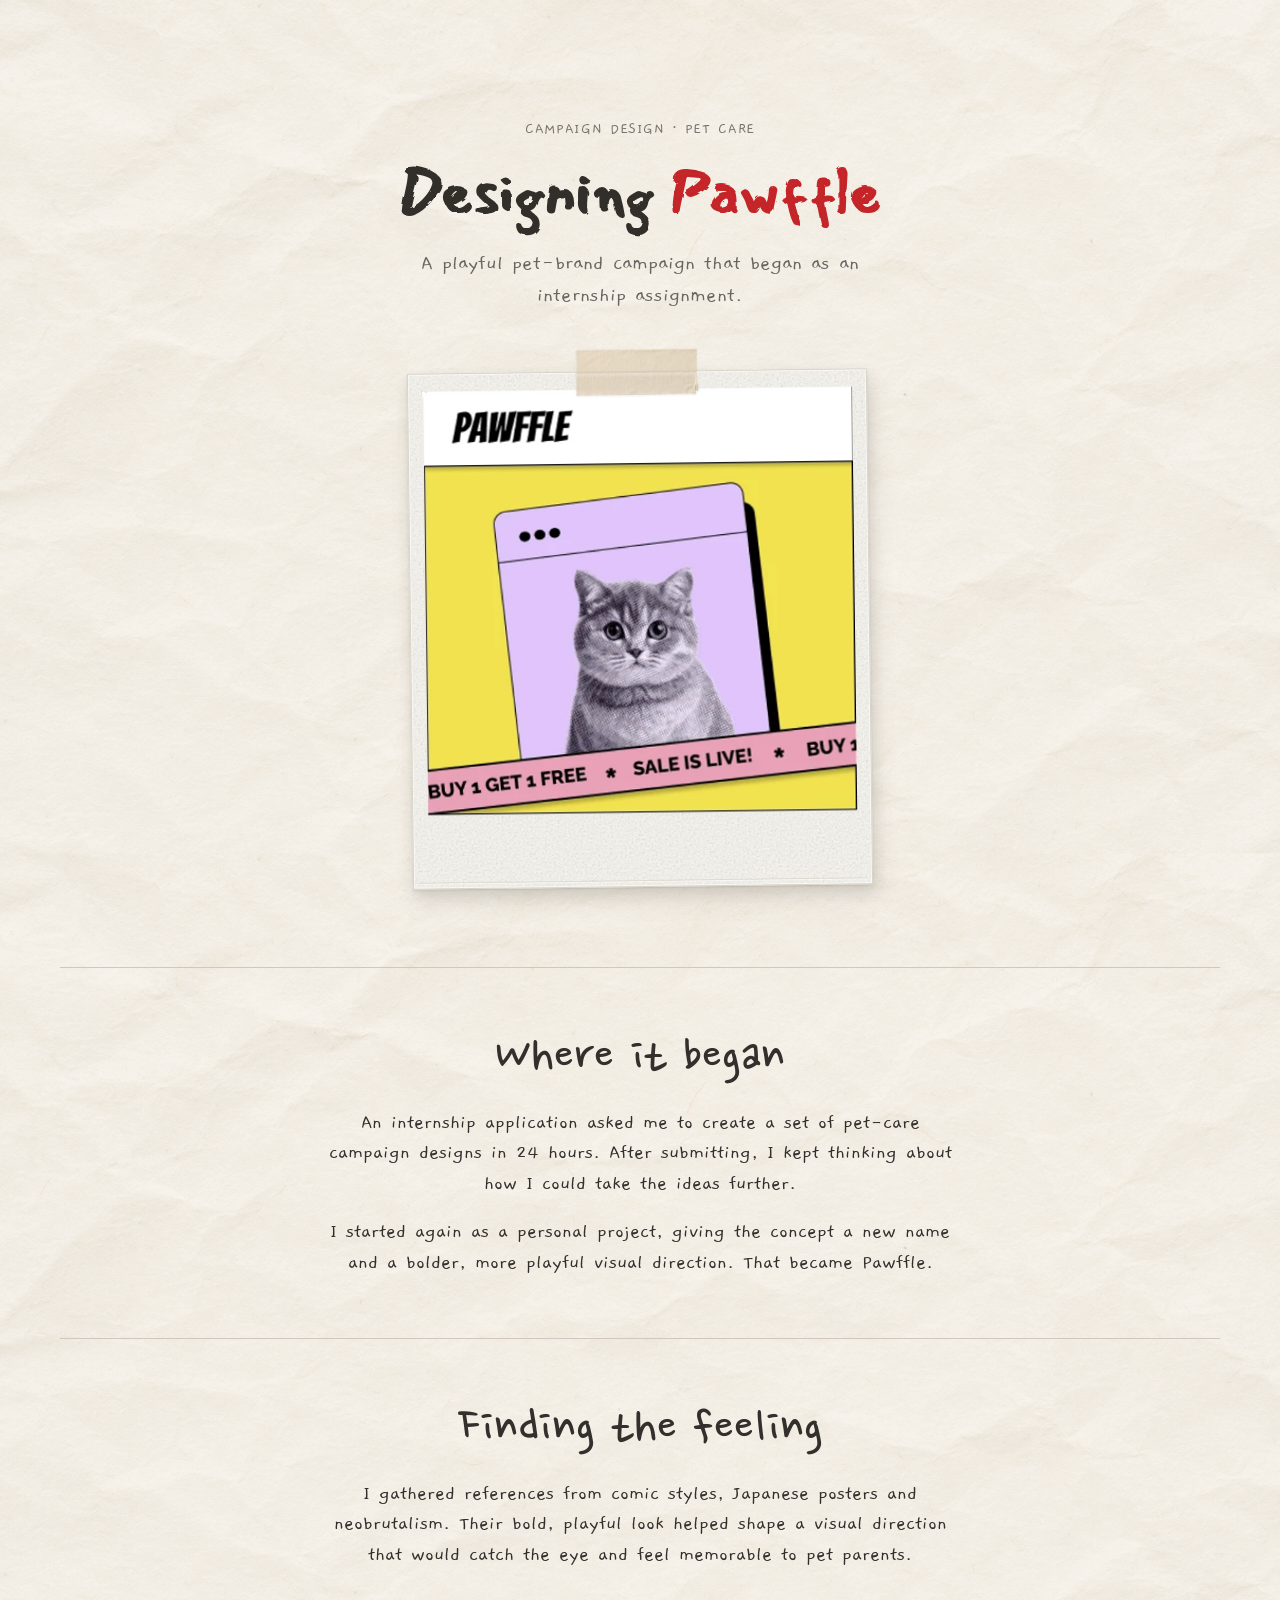
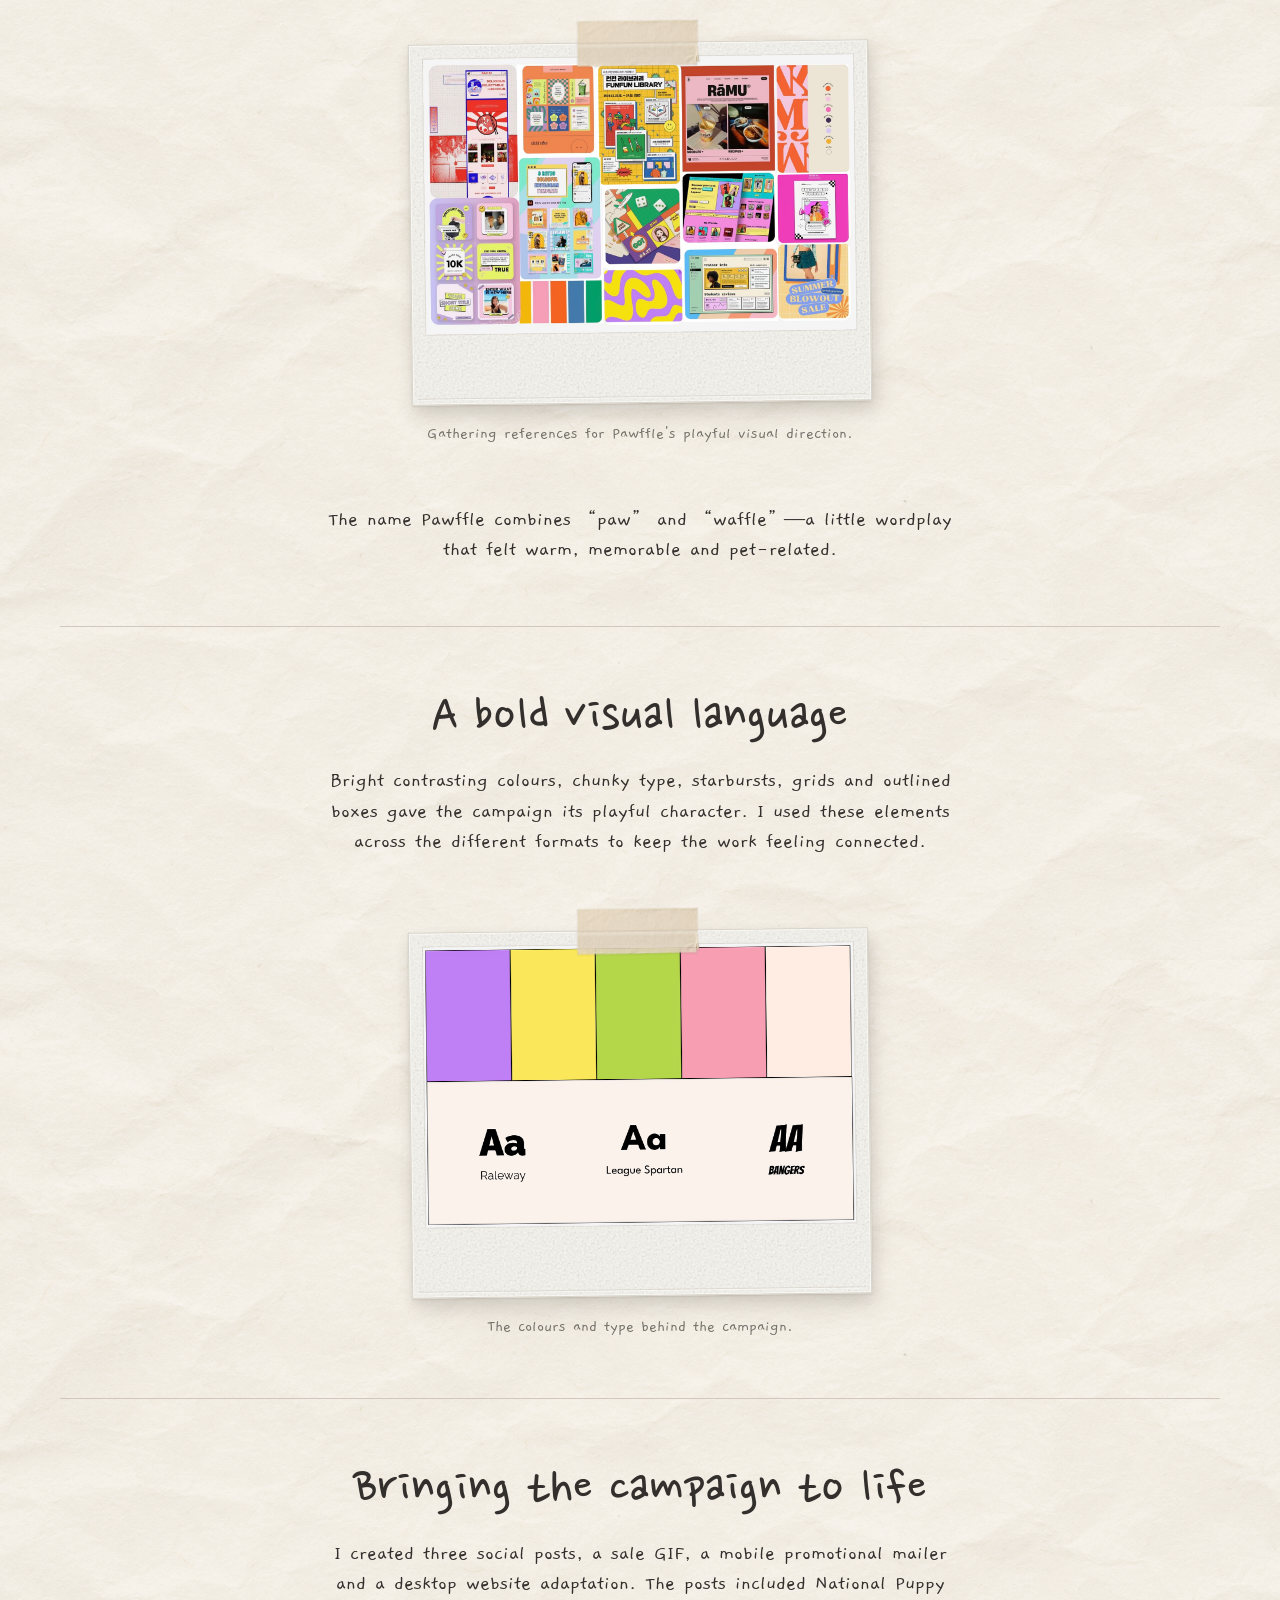
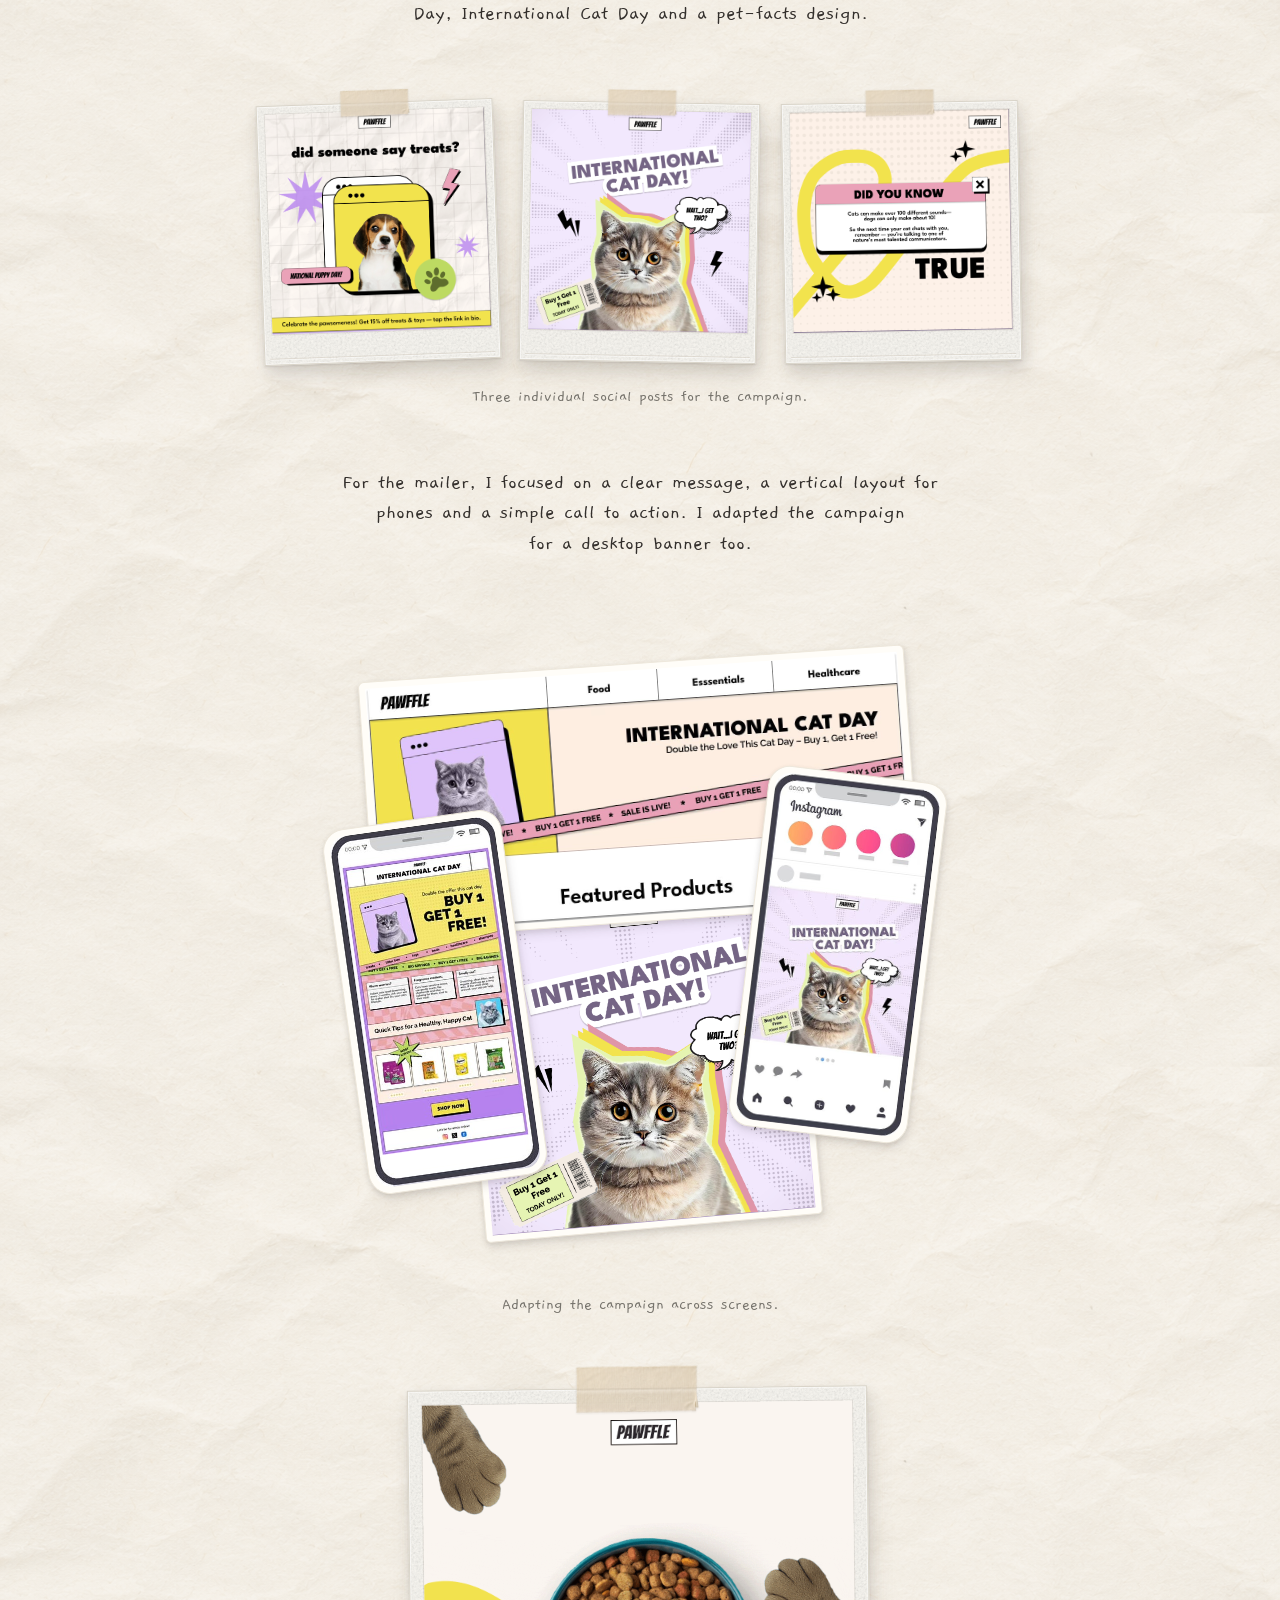
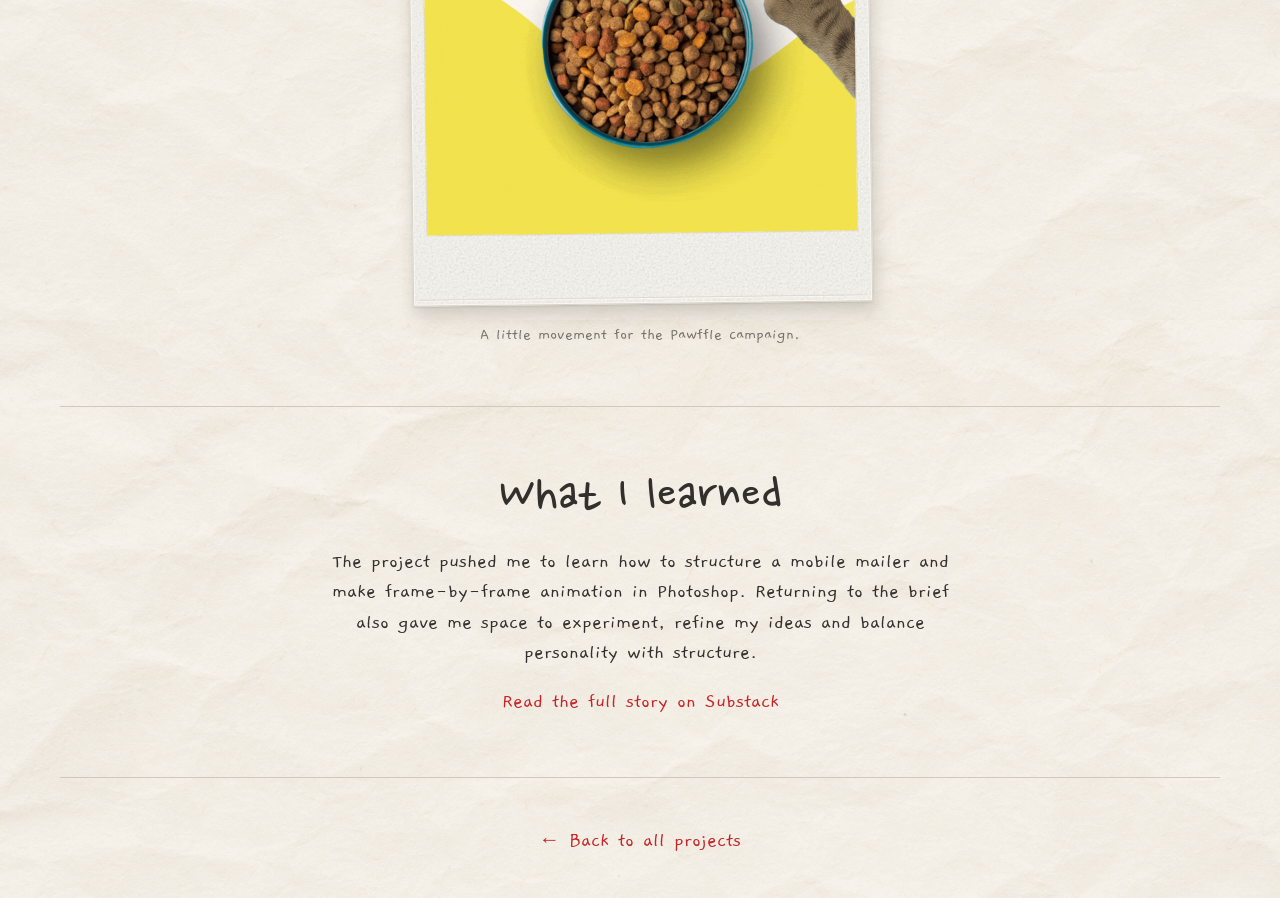
<file: pawffle/index.html>
<!DOCTYPE html>
<html lang="en" class="story-page">
<head>
  <meta charset="UTF-8">
  <meta name="viewport" content="width=device-width, initial-scale=1">
  <title>Pawffle — Khushi's Portfolio</title>
  <link rel="stylesheet" href="../style.css?v=300">
</head>
<body class="story pawffle-story">
  <!-- The same uneven handwritten effect used on the homepage. -->
  <svg width="0" height="0" aria-hidden="true" focusable="false">
    <filter id="handwritten-edges" x="-5%" y="-10%" width="110%" height="120%">
      <feTurbulence type="fractalNoise" baseFrequency="0.075" numOctaves="2" seed="8" result="grain" />
      <feDisplacementMap in="SourceGraphic" in2="grain" scale="3.8" />
    </filter>
    <filter id="pawffle-clarity" color-interpolation-filters="sRGB">
      <feConvolveMatrix order="3" kernelMatrix="0 -0.12 0 -0.12 1.48 -0.12 0 -0.12 0" edgeMode="duplicate" preserveAlpha="true" />
    </filter>
  </svg>

  <header>
    <p>CAMPAIGN DESIGN · PET CARE</p>
    <h1>Designing <span>Pawffle</span></h1>
    <p>A playful pet-brand campaign that began as an internship assignment.</p>
  </header>

  <main>
    <div class="story-polaroid story-cover compact-cover">
      <span class="photo-tape" aria-hidden="true"></span>
      <svg class="pawffle-cover-art" viewBox="6 0 574 566" role="img" aria-label="Pawffle campaign design with a cat on a yellow background">
        <image href="../images/pawffle-thumbnail.png" width="580" height="566" />
      </svg>
    </div>

    <section>
      <h2>Where it began</h2>
      <p>An internship application asked me to create a set of pet-care campaign designs in 24 hours. After submitting, I kept thinking about how I could take the ideas further.</p>
      <p>I started again as a personal project, giving the concept a new name and a bolder, more playful visual direction. That became Pawffle.</p>
    </section>

    <section>
      <h2>Finding the feeling</h2>
      <p>I gathered references from comic styles, Japanese posters and neobrutalism. Their bold, playful look helped shape a visual direction that would catch the eye and feel memorable to pet parents.</p>
      <figure class="pawffle-moodboard">
        <div class="story-polaroid"><span class="photo-tape" aria-hidden="true"></span><img src="../images/pawffle-moodboard.jpg" alt="Pawffle moodboard with colourful graphic design, poster and layout references" loading="lazy"></div>
        <figcaption>Gathering references for Pawffle's playful visual direction.</figcaption>
      </figure>
      <p>The name Pawffle combines “paw” and “waffle”—a little wordplay that felt warm, memorable and pet-related.</p>
    </section>

    <section>
      <h2>A bold visual language</h2>
      <p>Bright contrasting colours, chunky type, starbursts, grids and outlined boxes gave the campaign its playful character. I used these elements across the different formats to keep the work feeling connected.</p>
      <figure class="pawffle-moodboard">
        <div class="story-polaroid"><span class="photo-tape" aria-hidden="true"></span><img src="../images/pawffle-identity.png" alt="Pawffle colour palette and typography choices" loading="lazy"></div>
        <figcaption>The colours and type behind the campaign.</figcaption>
      </figure>
    </section>

    <section>
      <h2>Bringing the campaign to life</h2>
      <p>I created three social posts, a sale GIF, a mobile promotional mailer and a desktop website adaptation. The posts included National Puppy Day, International Cat Day and a pet-facts design.</p>
      <figure class="pawffle-social-gallery">
        <div class="pawffle-posts">
          <div class="story-polaroid"><span class="photo-tape" aria-hidden="true"></span><img class="pawffle-post-art" src="../images/pawffle-puppy-clear.png" alt="National Puppy Day social post" loading="lazy"></div>
          <div class="story-polaroid"><span class="photo-tape" aria-hidden="true"></span><img class="pawffle-post-art" src="../images/pawffle-cat-clear.png" alt="International Cat Day social post" loading="lazy"></div>
          <div class="story-polaroid"><span class="photo-tape" aria-hidden="true"></span><img class="pawffle-post-art" src="../images/pawffle-facts-clear.png" alt="Did you know pet facts social post" loading="lazy"></div>
        </div>
        <figcaption>Three individual social posts for the campaign.</figcaption>
      </figure>
      <p>For the mailer, I focused on a clear message, a vertical layout for phones and a simple call to action. I adapted the campaign<br class="pawffle-line-break"> for a desktop banner too.</p>
      <figure class="pawffle-interface-figure">
        <div class="pawffle-interface-stickers">
          <div class="pawffle-sticker pawffle-web-sticker">
            <svg class="pawffle-sticker-art" viewBox="100 95 1210 555" role="img" aria-label="Pawffle desktop website campaign banner"><image href="../images/pawffle-web.jpg" width="1366" height="1795" /></svg>
          </div>
          <div class="pawffle-sticker pawffle-mailer-sticker">
            <svg class="pawffle-sticker-art" viewBox="145 88 277 590" role="img" aria-label="Pawffle promotional mailer on a phone"><image href="../images/pawffle-mailer.jpg" width="1456" height="763" /></svg>
          </div>
          <div class="pawffle-sticker pawffle-cat-sticker">
            <img class="pawffle-sticker-art" src="../images/pawffle-cat-clear.png" alt="Pawffle International Cat Day social post" loading="lazy">
          </div>
          <div class="pawffle-sticker pawffle-phone-sticker">
            <svg class="pawffle-sticker-art" viewBox="507 810 395 830" role="img" aria-label="Pawffle International Cat Day social post on a phone"><image href="../images/pawffle-web.jpg" width="1366" height="1795" /></svg>
          </div>
        </div>
        <figcaption>Adapting the campaign across screens.</figcaption>
      </figure>
      <figure class="pawffle-animation">
        <div class="story-polaroid"><span class="photo-tape" aria-hidden="true"></span><img src="../images/pawffle-campaign.gif" alt="Animated Pawffle campaign featuring a bowl of pet food and cat paws" loading="lazy"></div>
        <figcaption>A little movement for the Pawffle campaign.</figcaption>
      </figure>
    </section>

    <section>
      <h2>What I learned</h2>
      <p>The project pushed me to learn how to structure a mobile mailer and make frame-by-frame animation in Photoshop. Returning to the brief also gave me space to experiment, refine my ideas and balance personality with structure.</p>
      <p><a href="https://khushigill.substack.com/p/how-i-turned-an-internship-assignment">Read the full story on Substack</a></p>
    </section>
  </main>

  <footer><a href="../">← Back to all projects</a></footer>
</body>
</html>
</file>
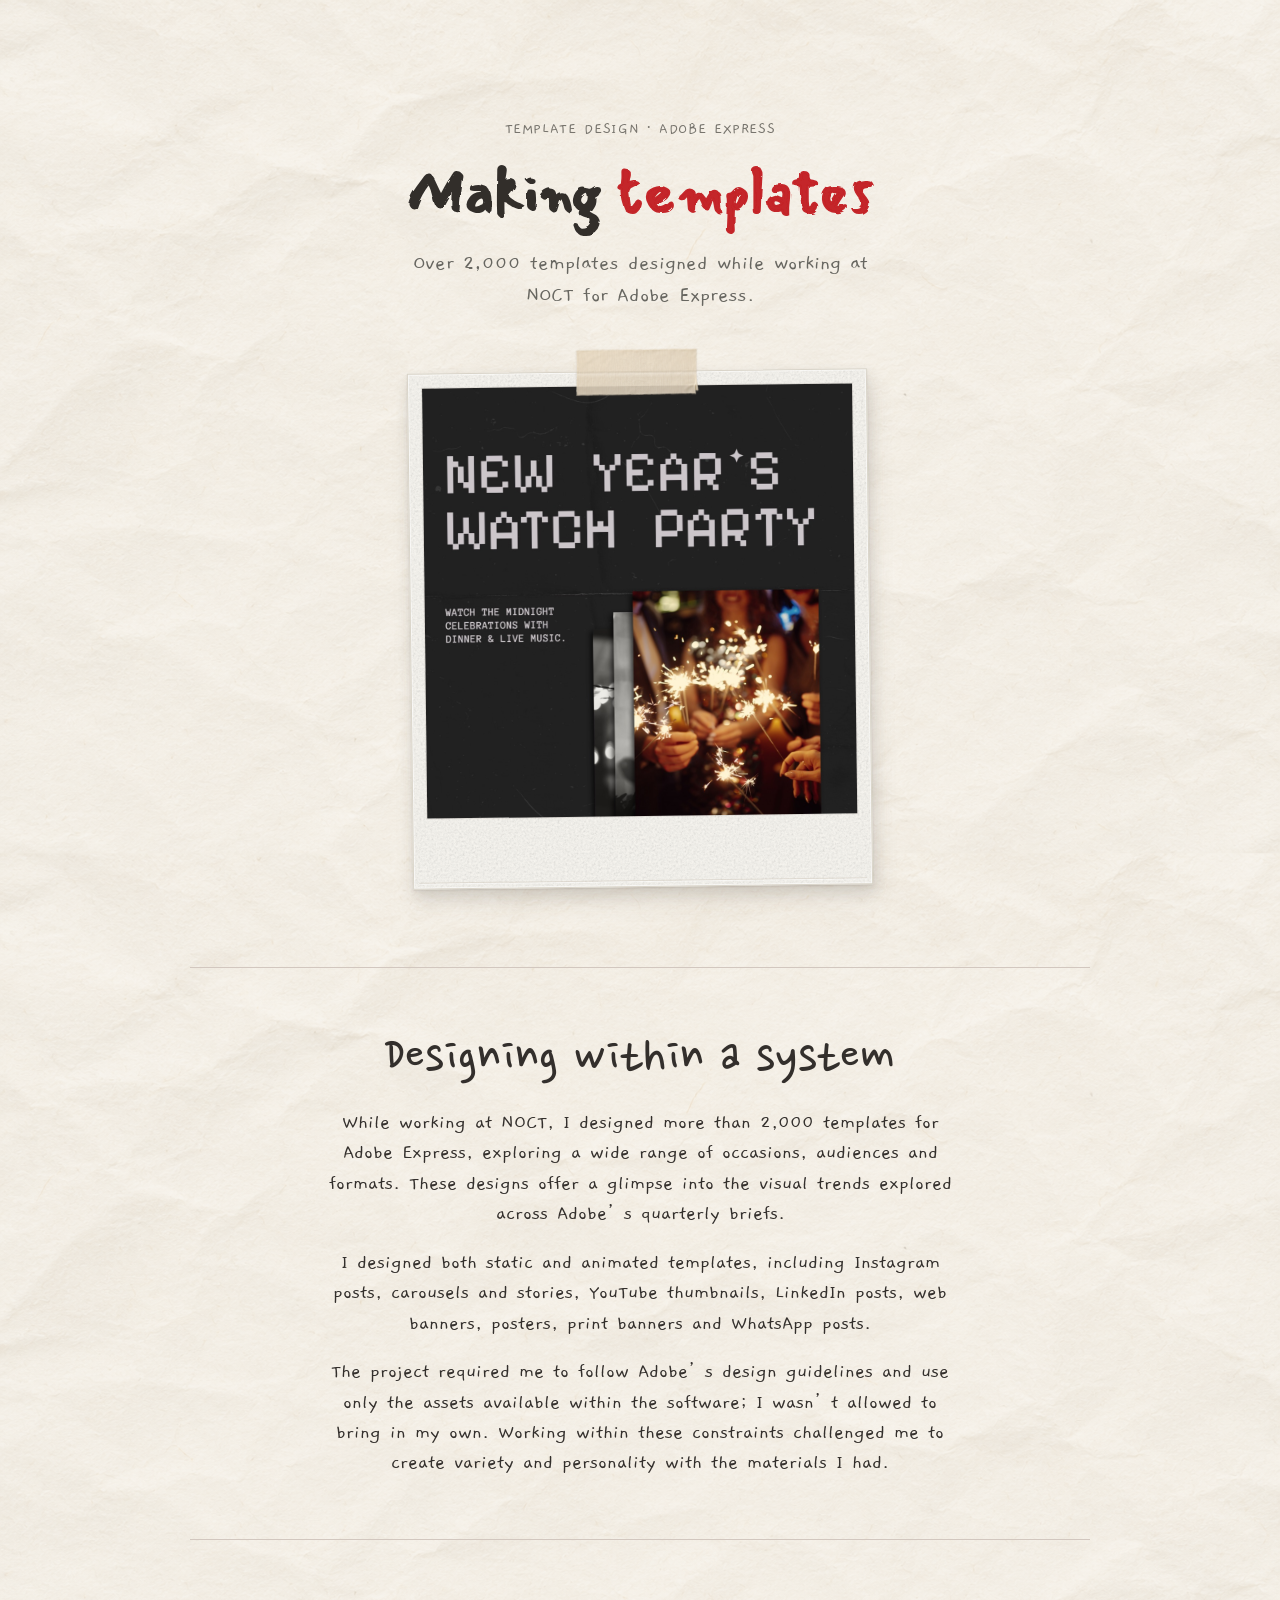
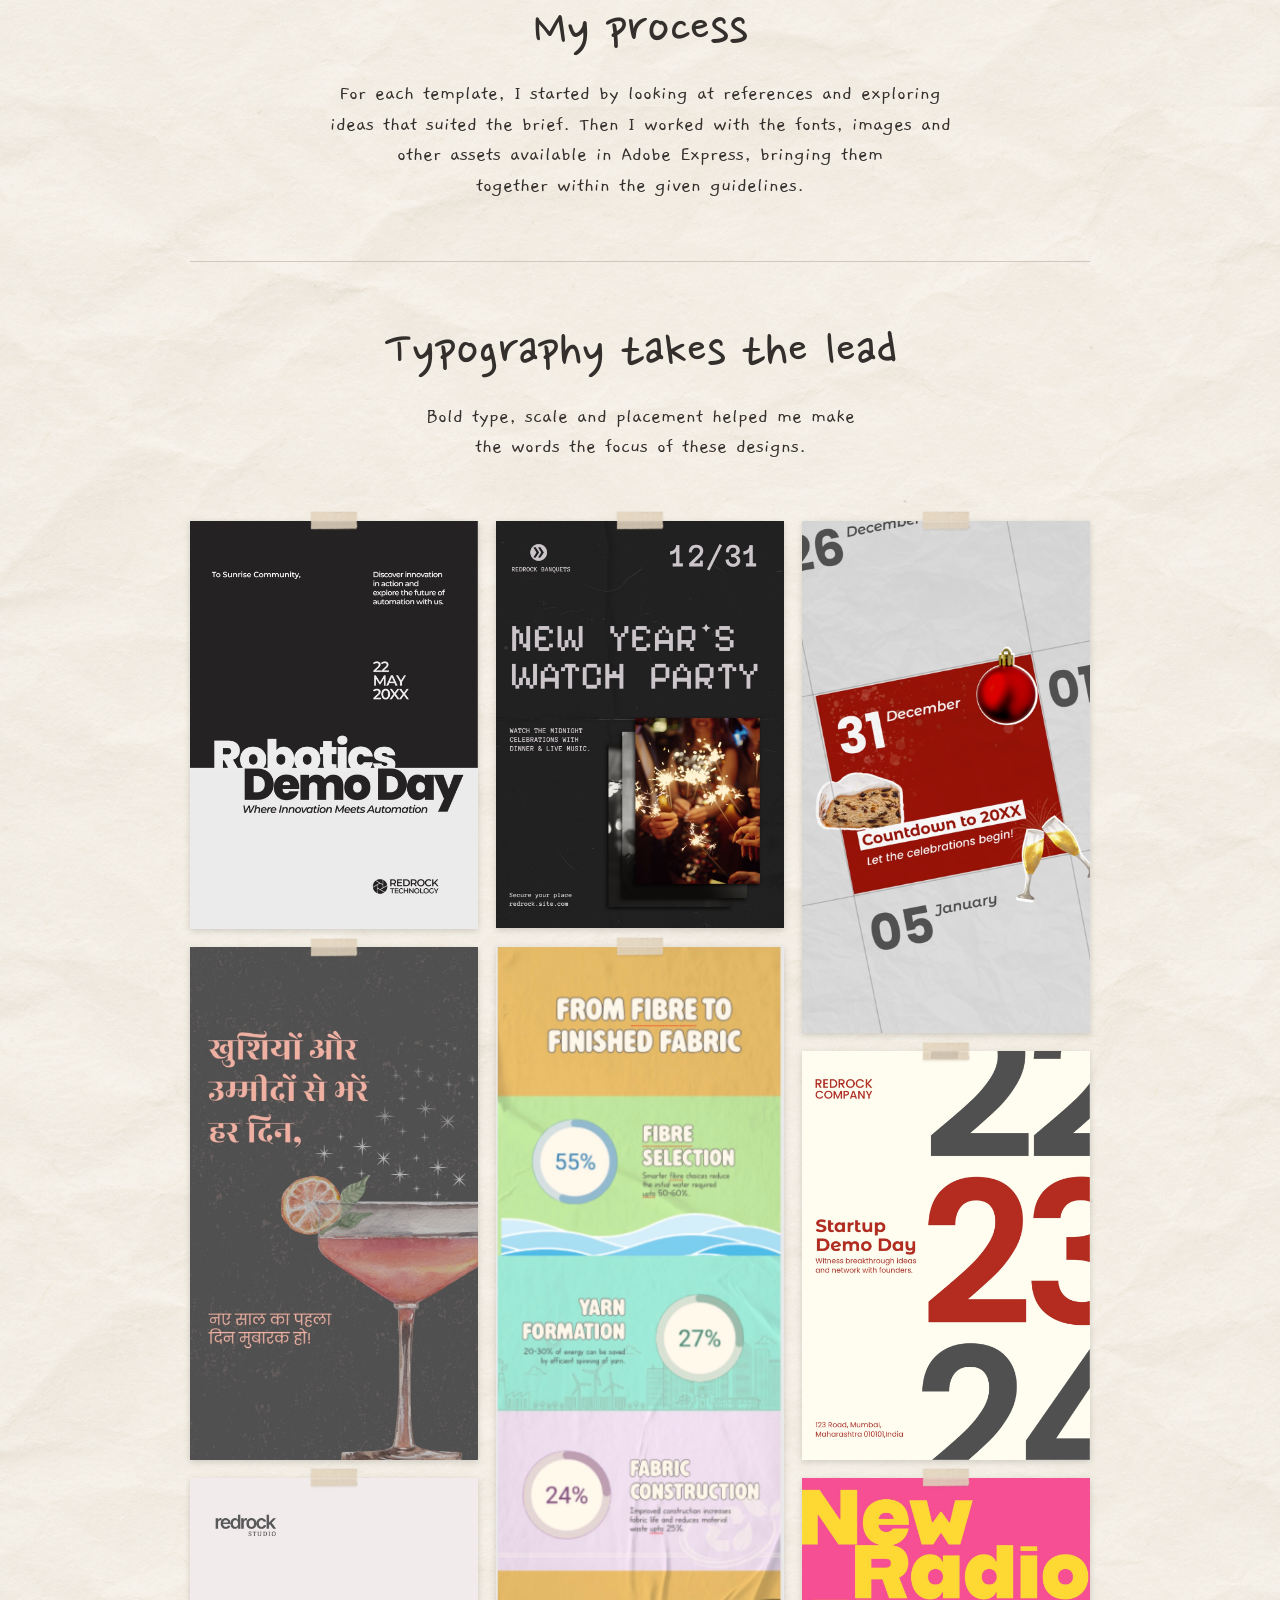
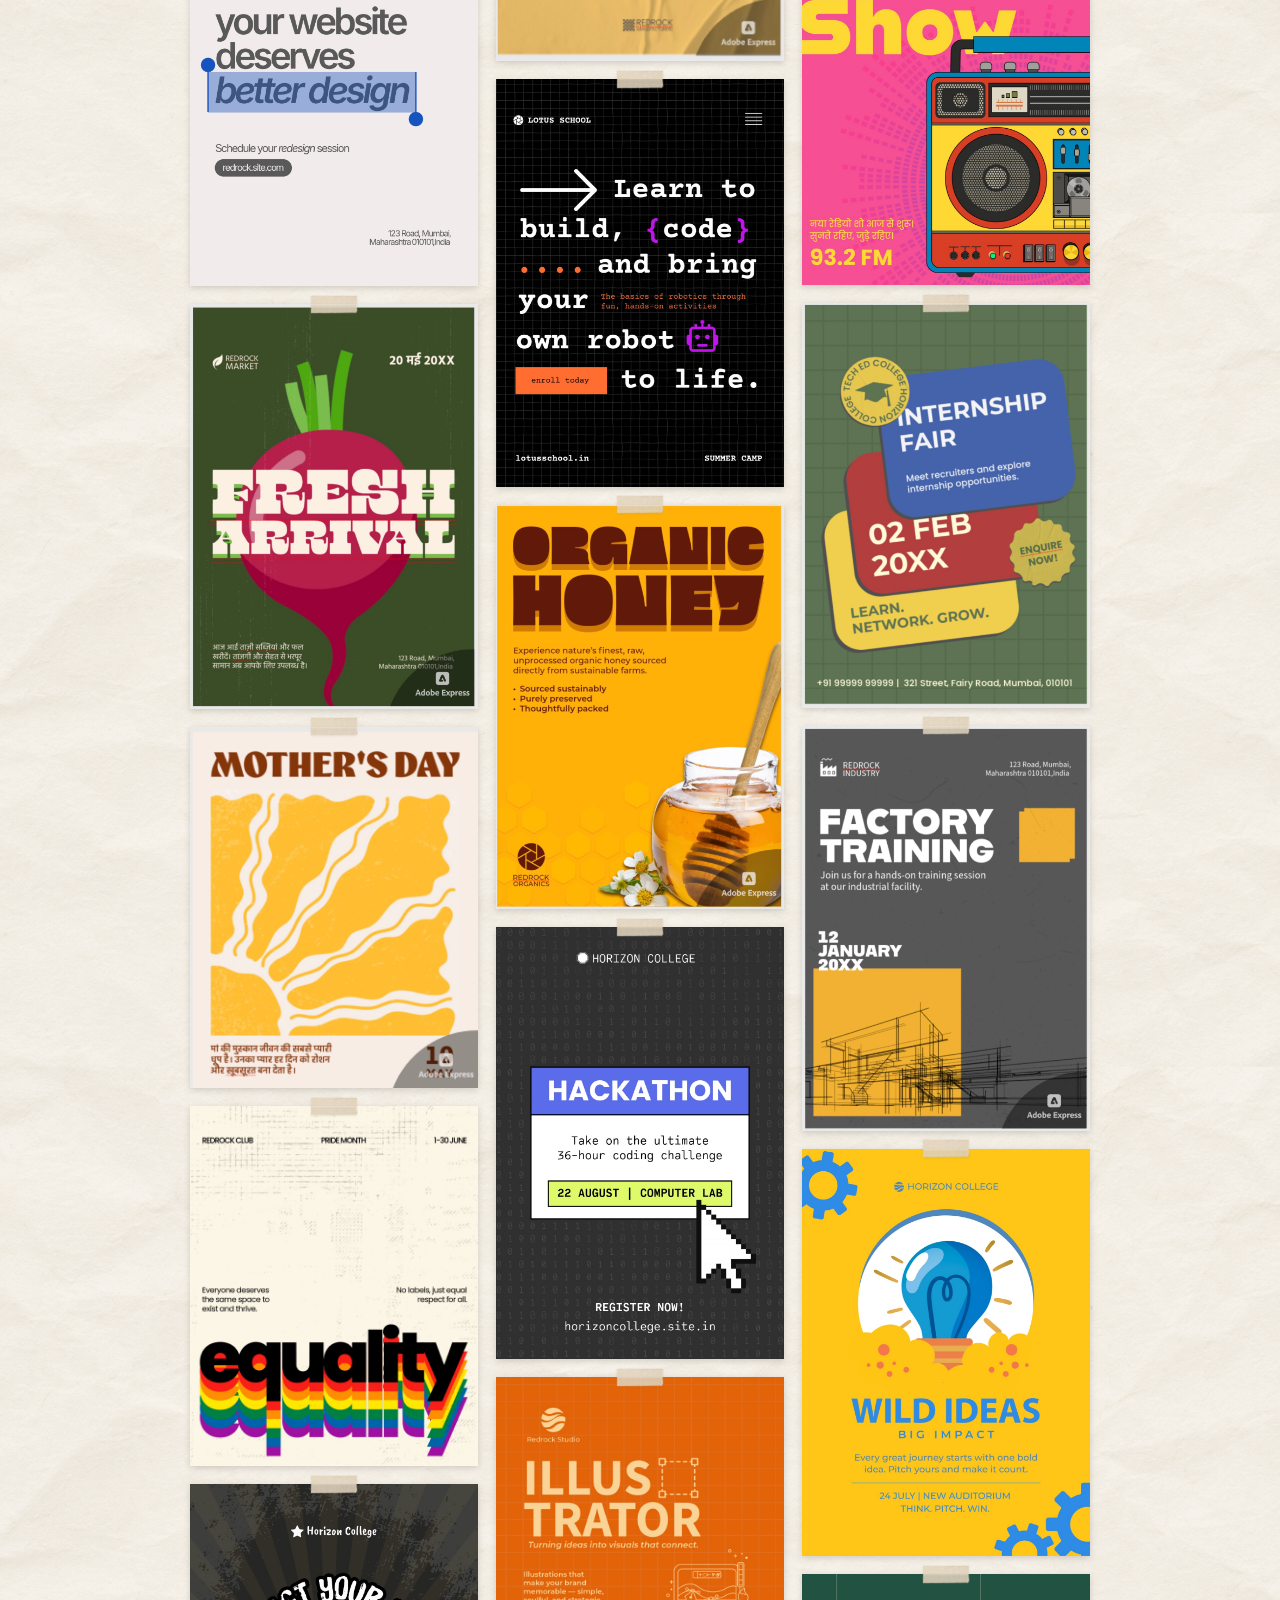
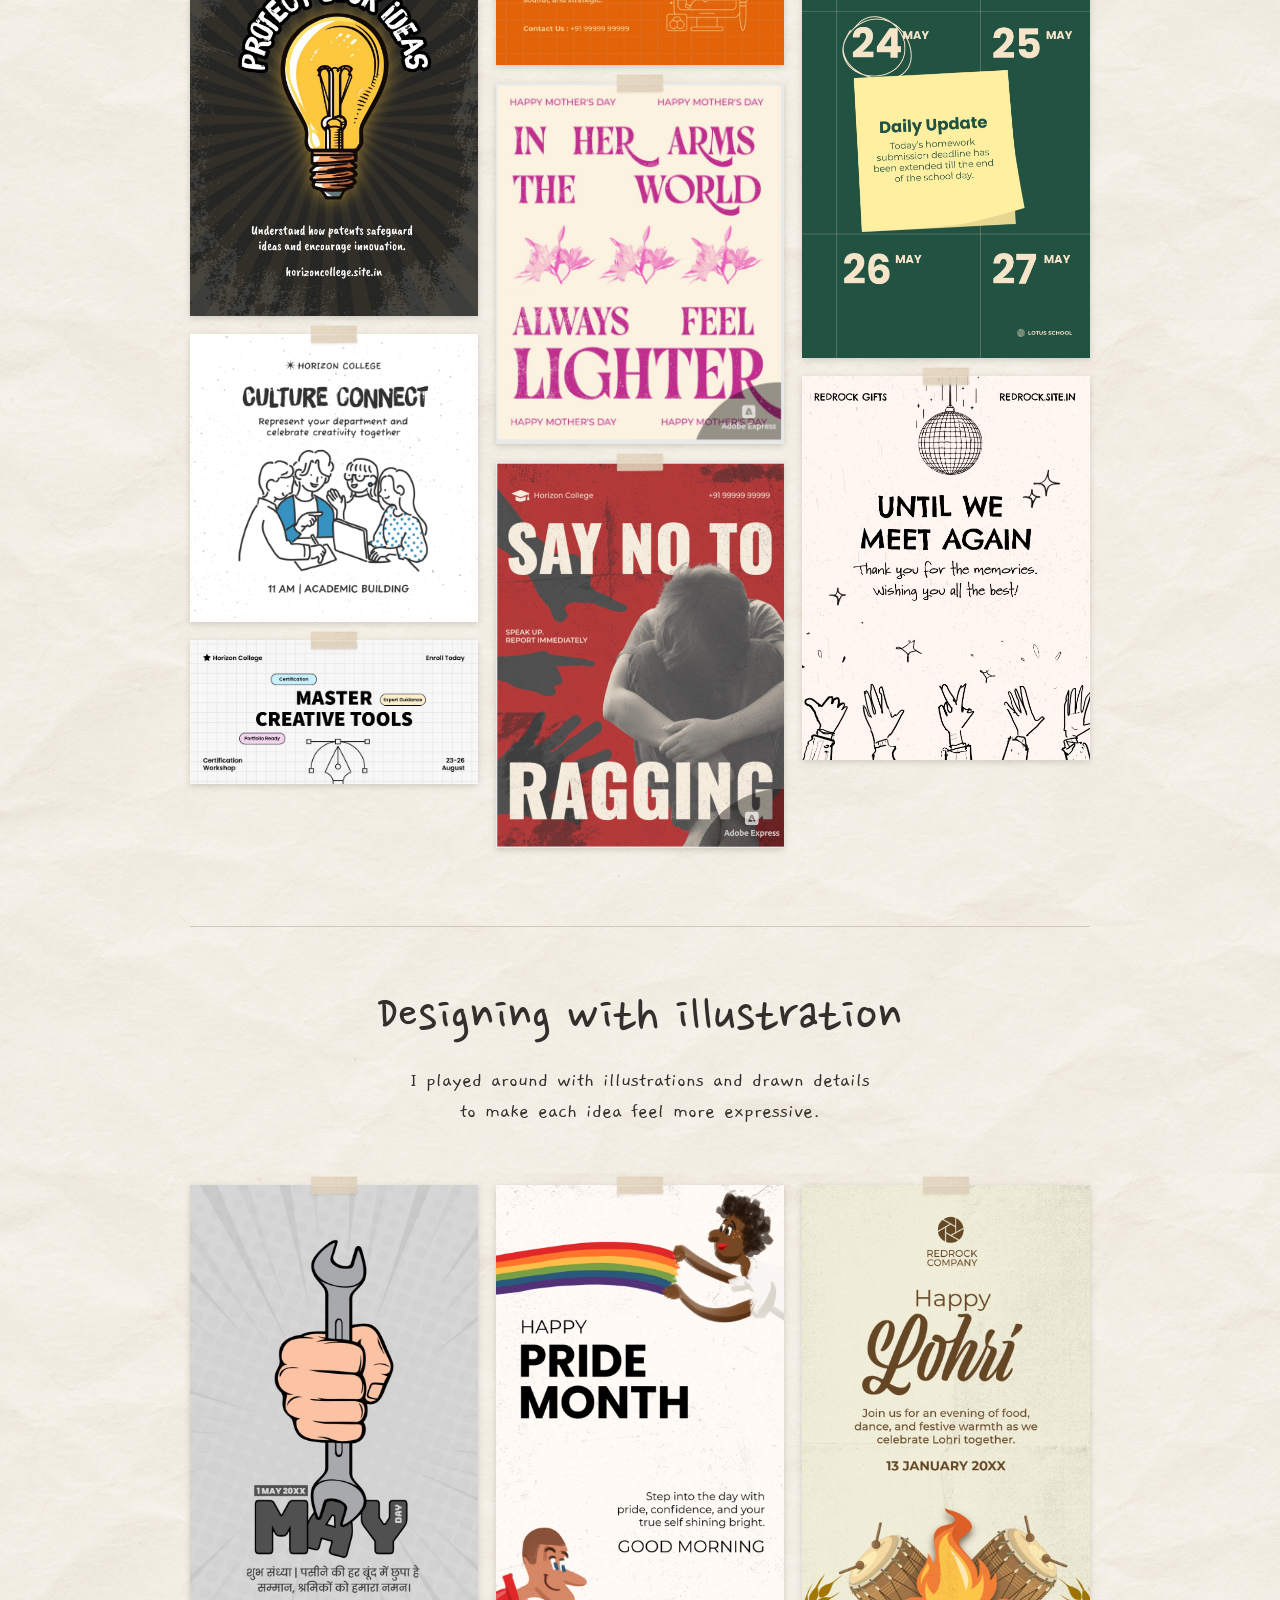
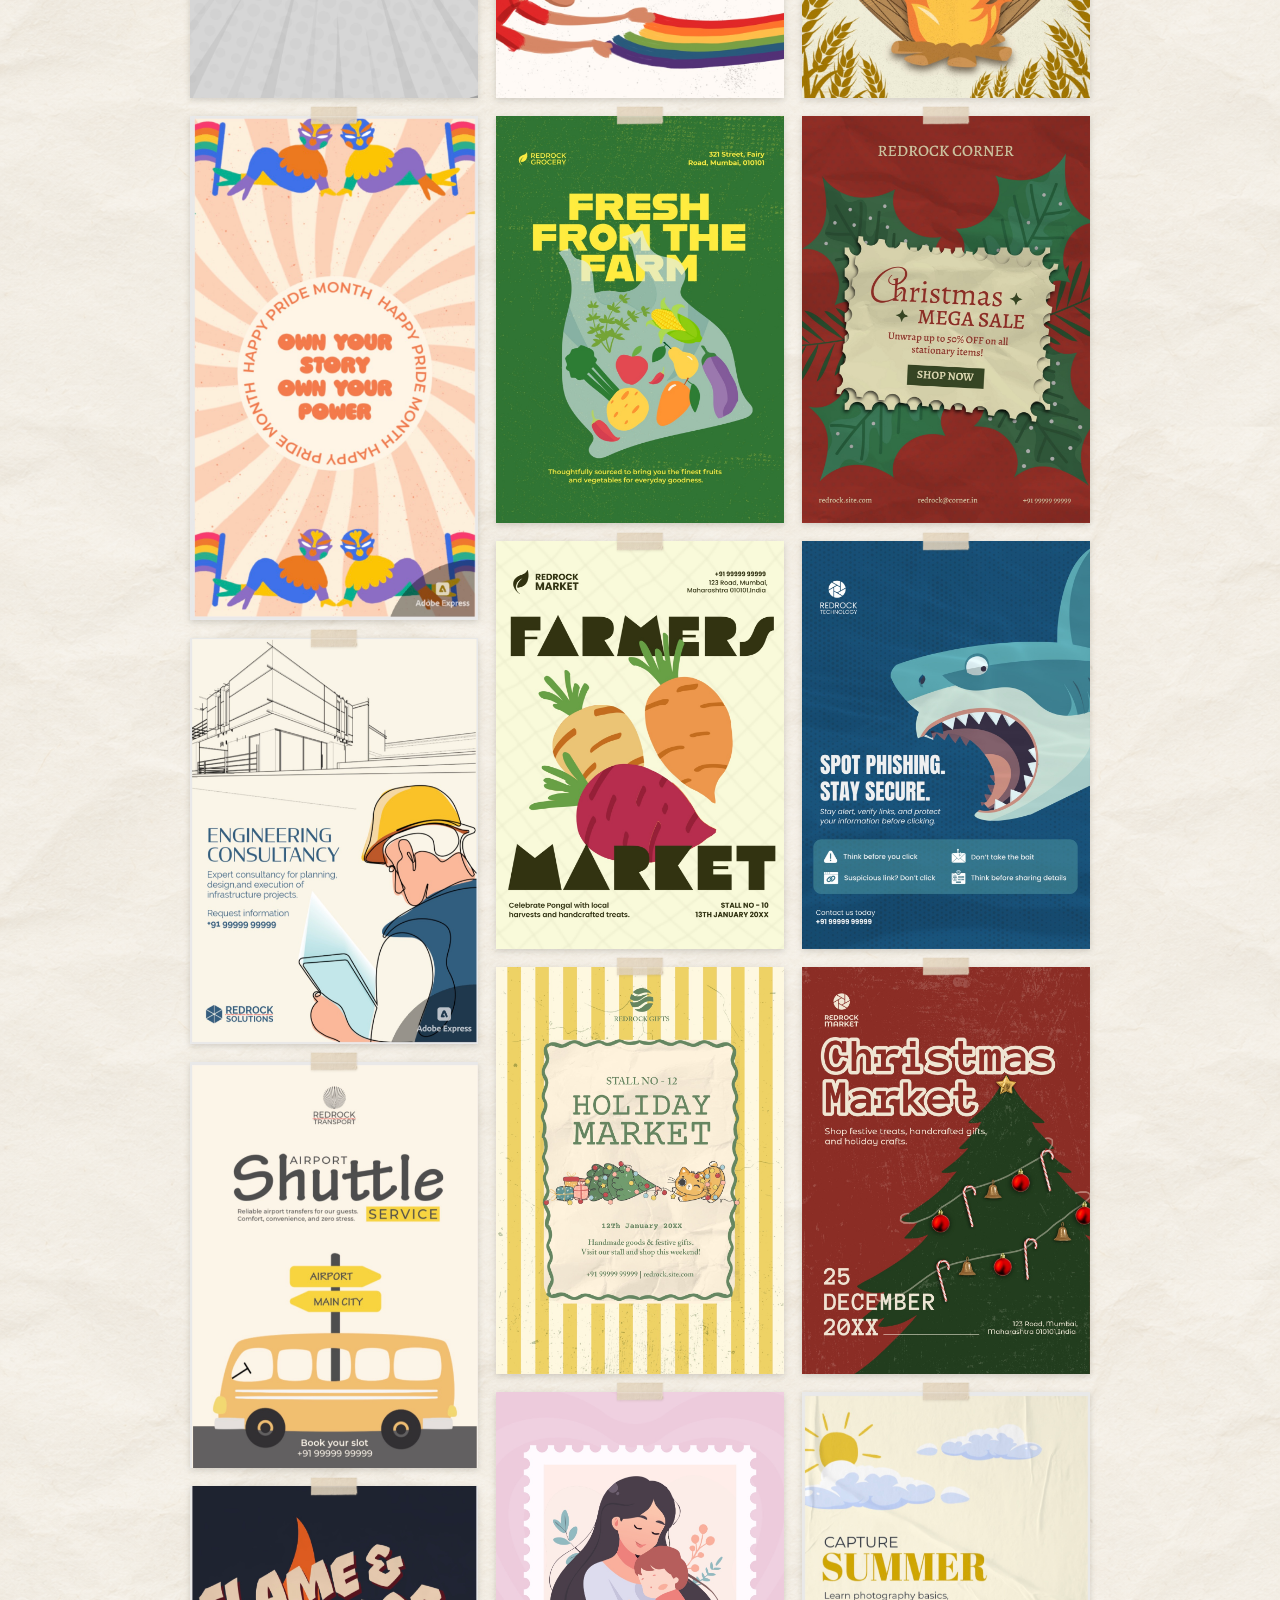
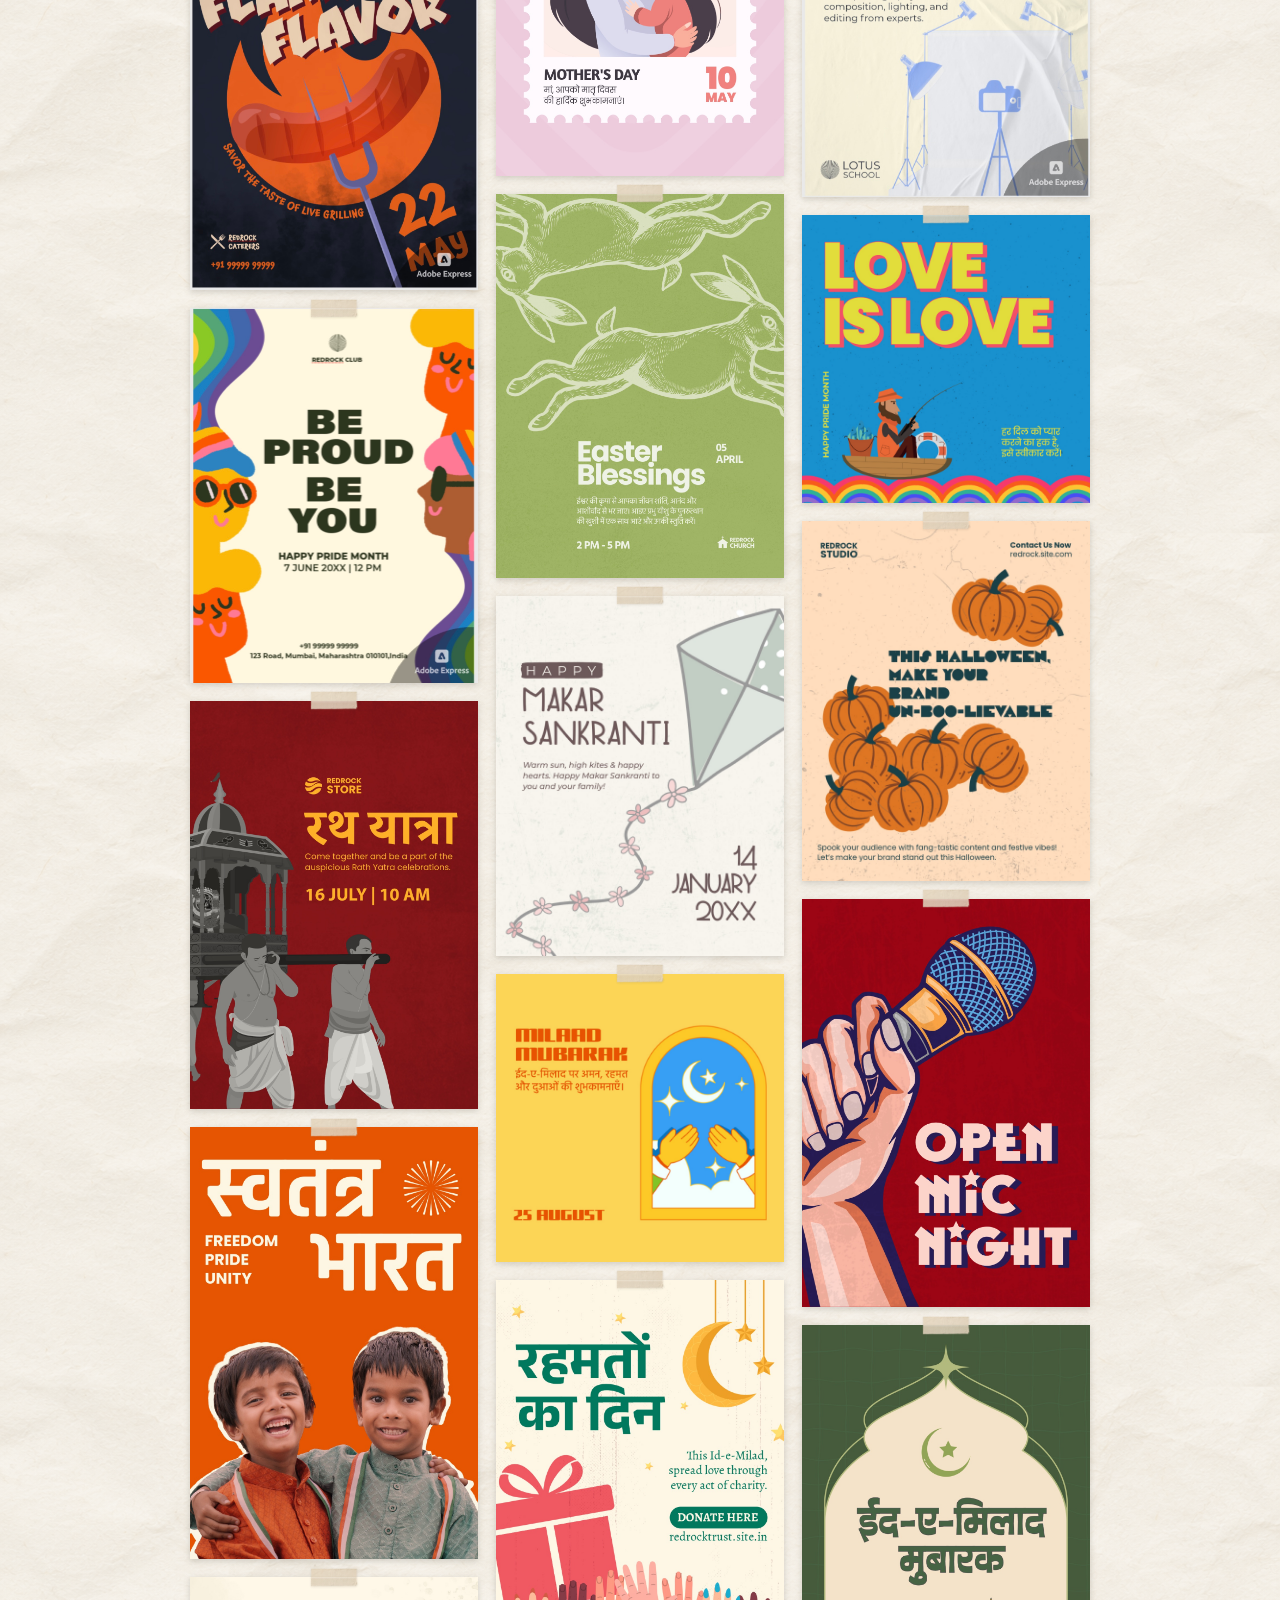
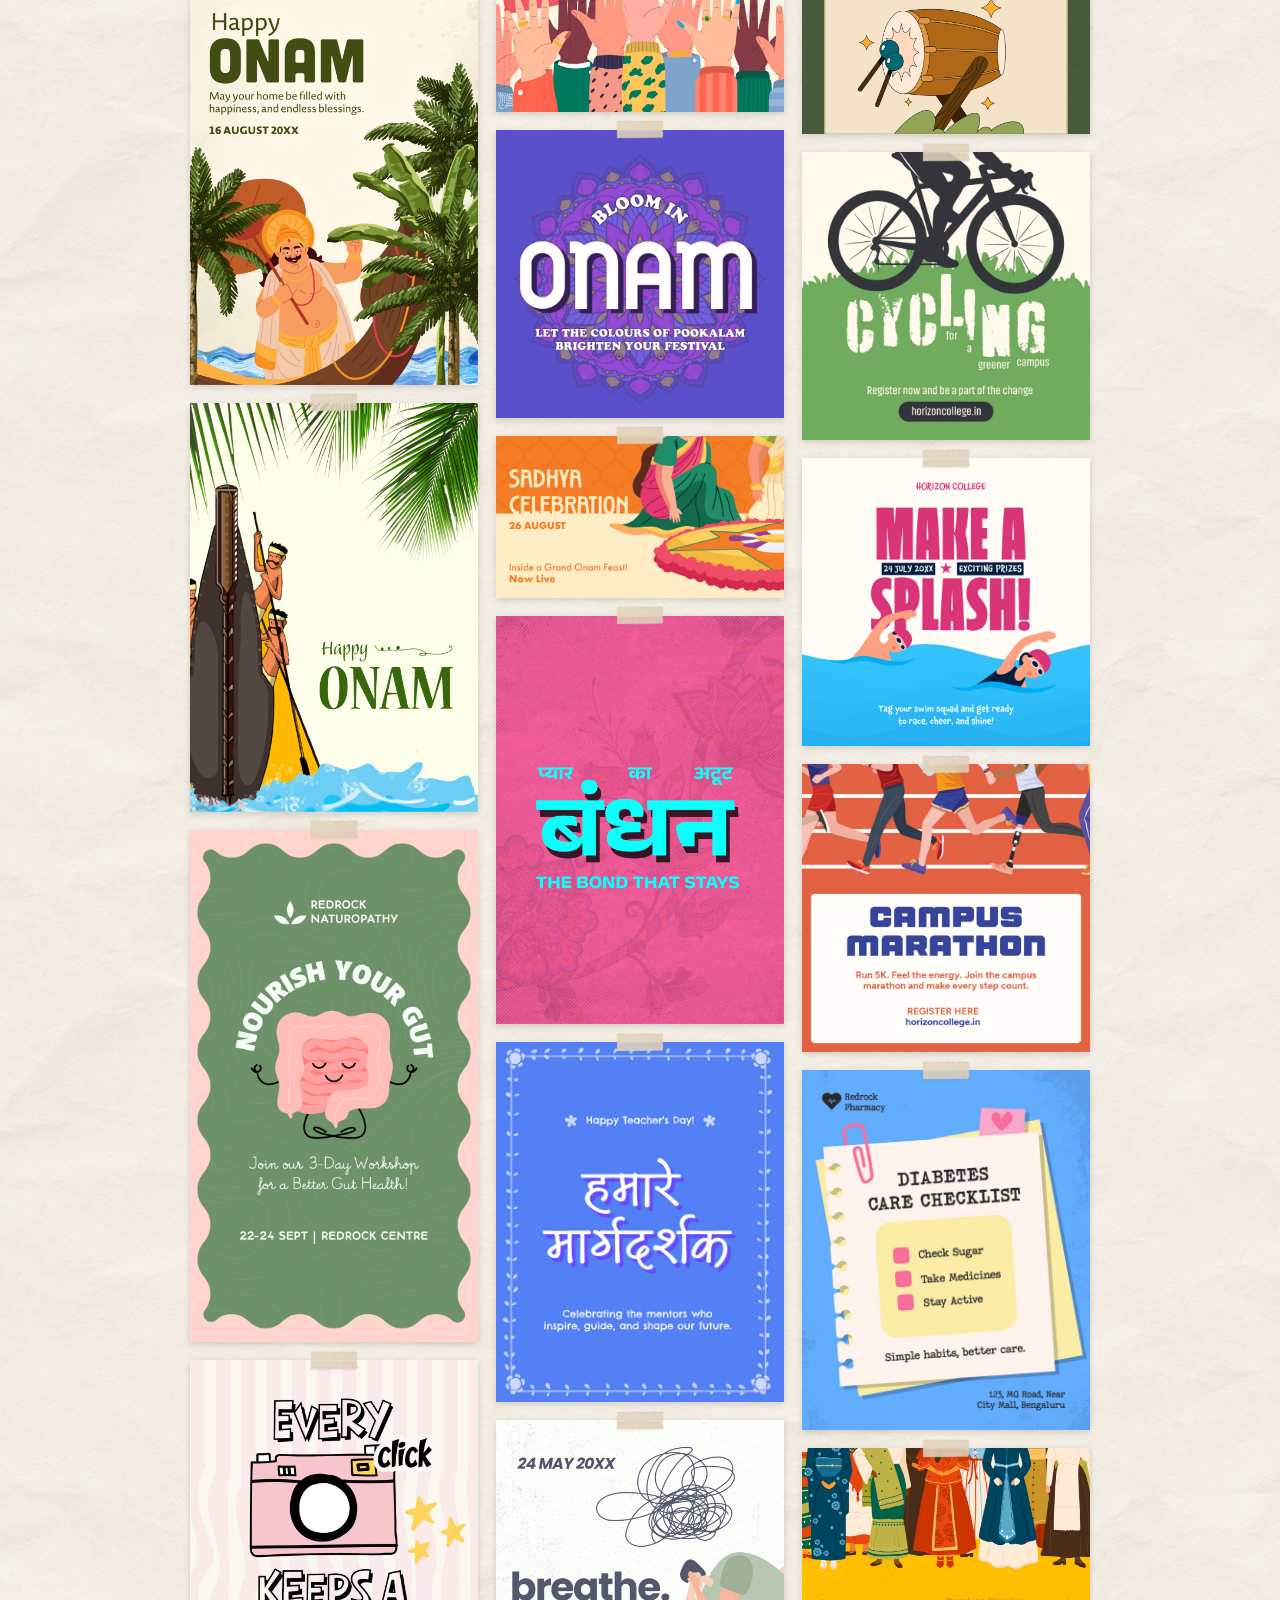
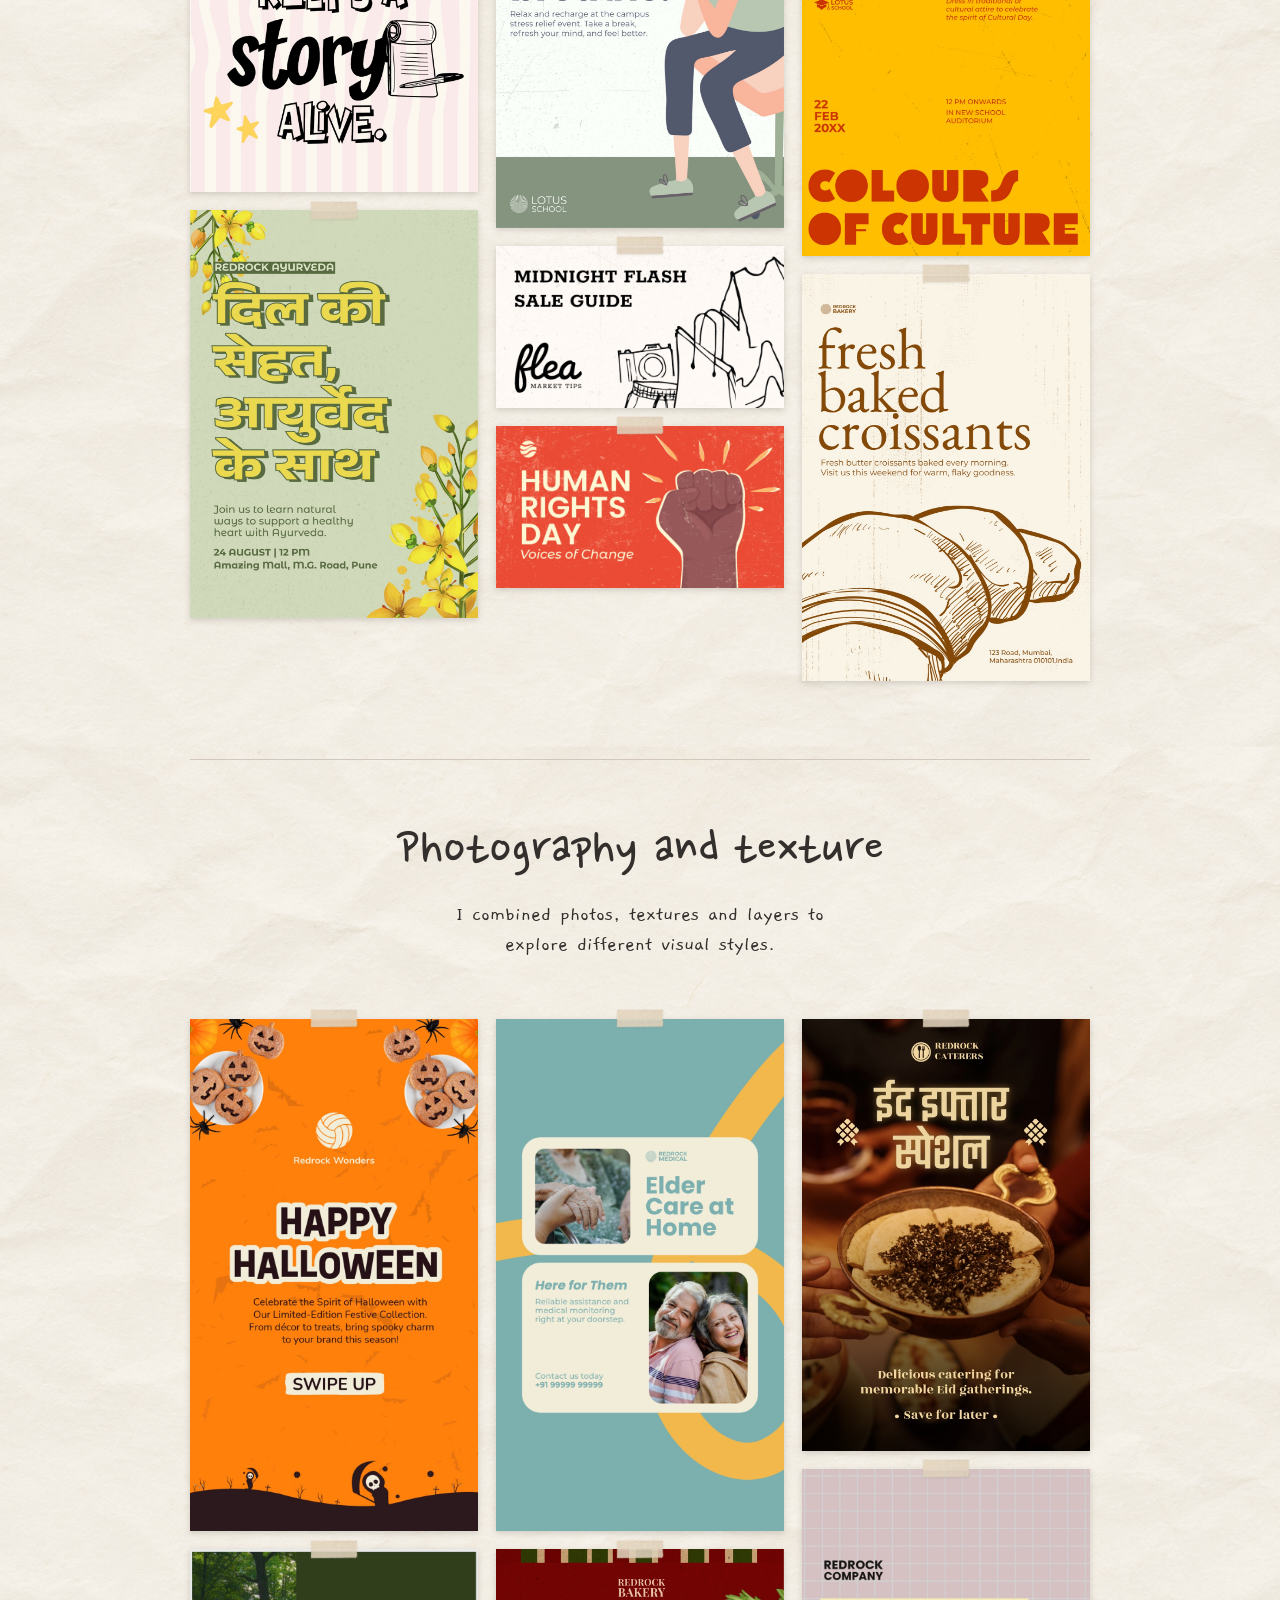
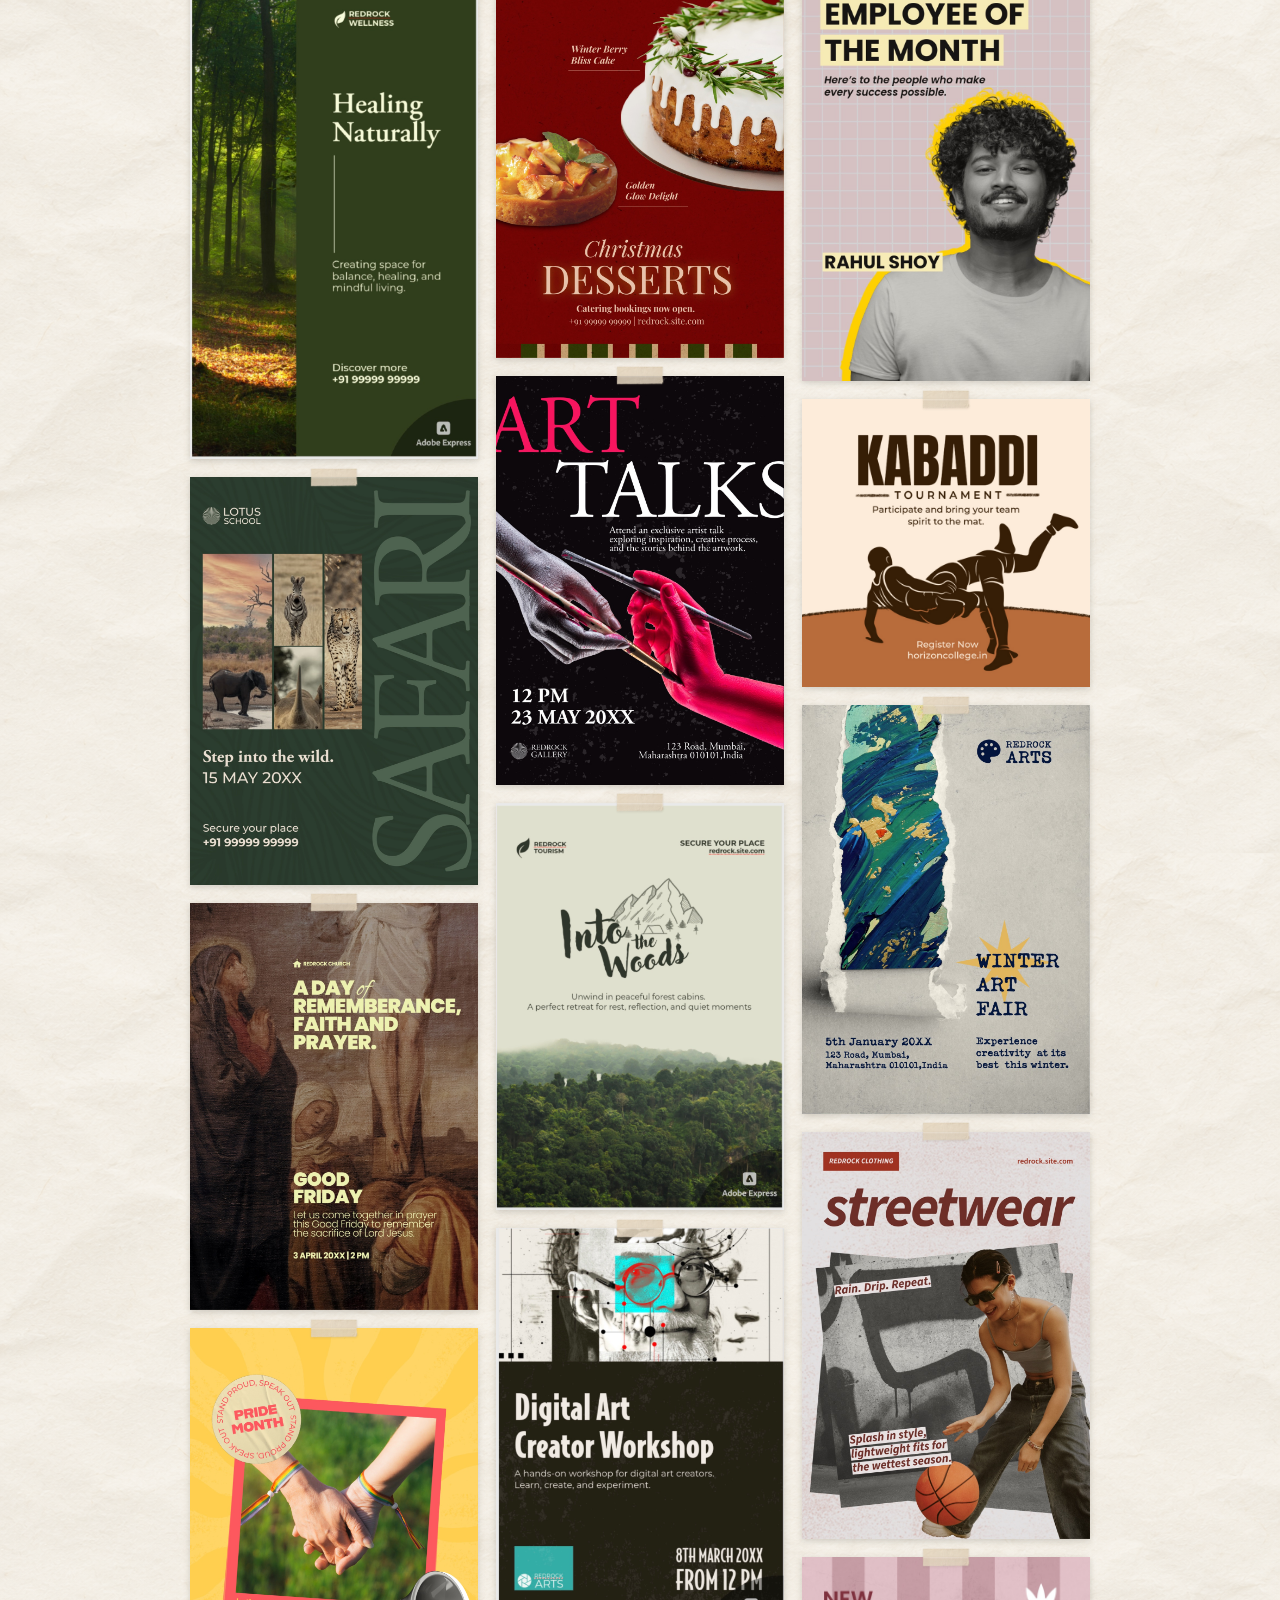
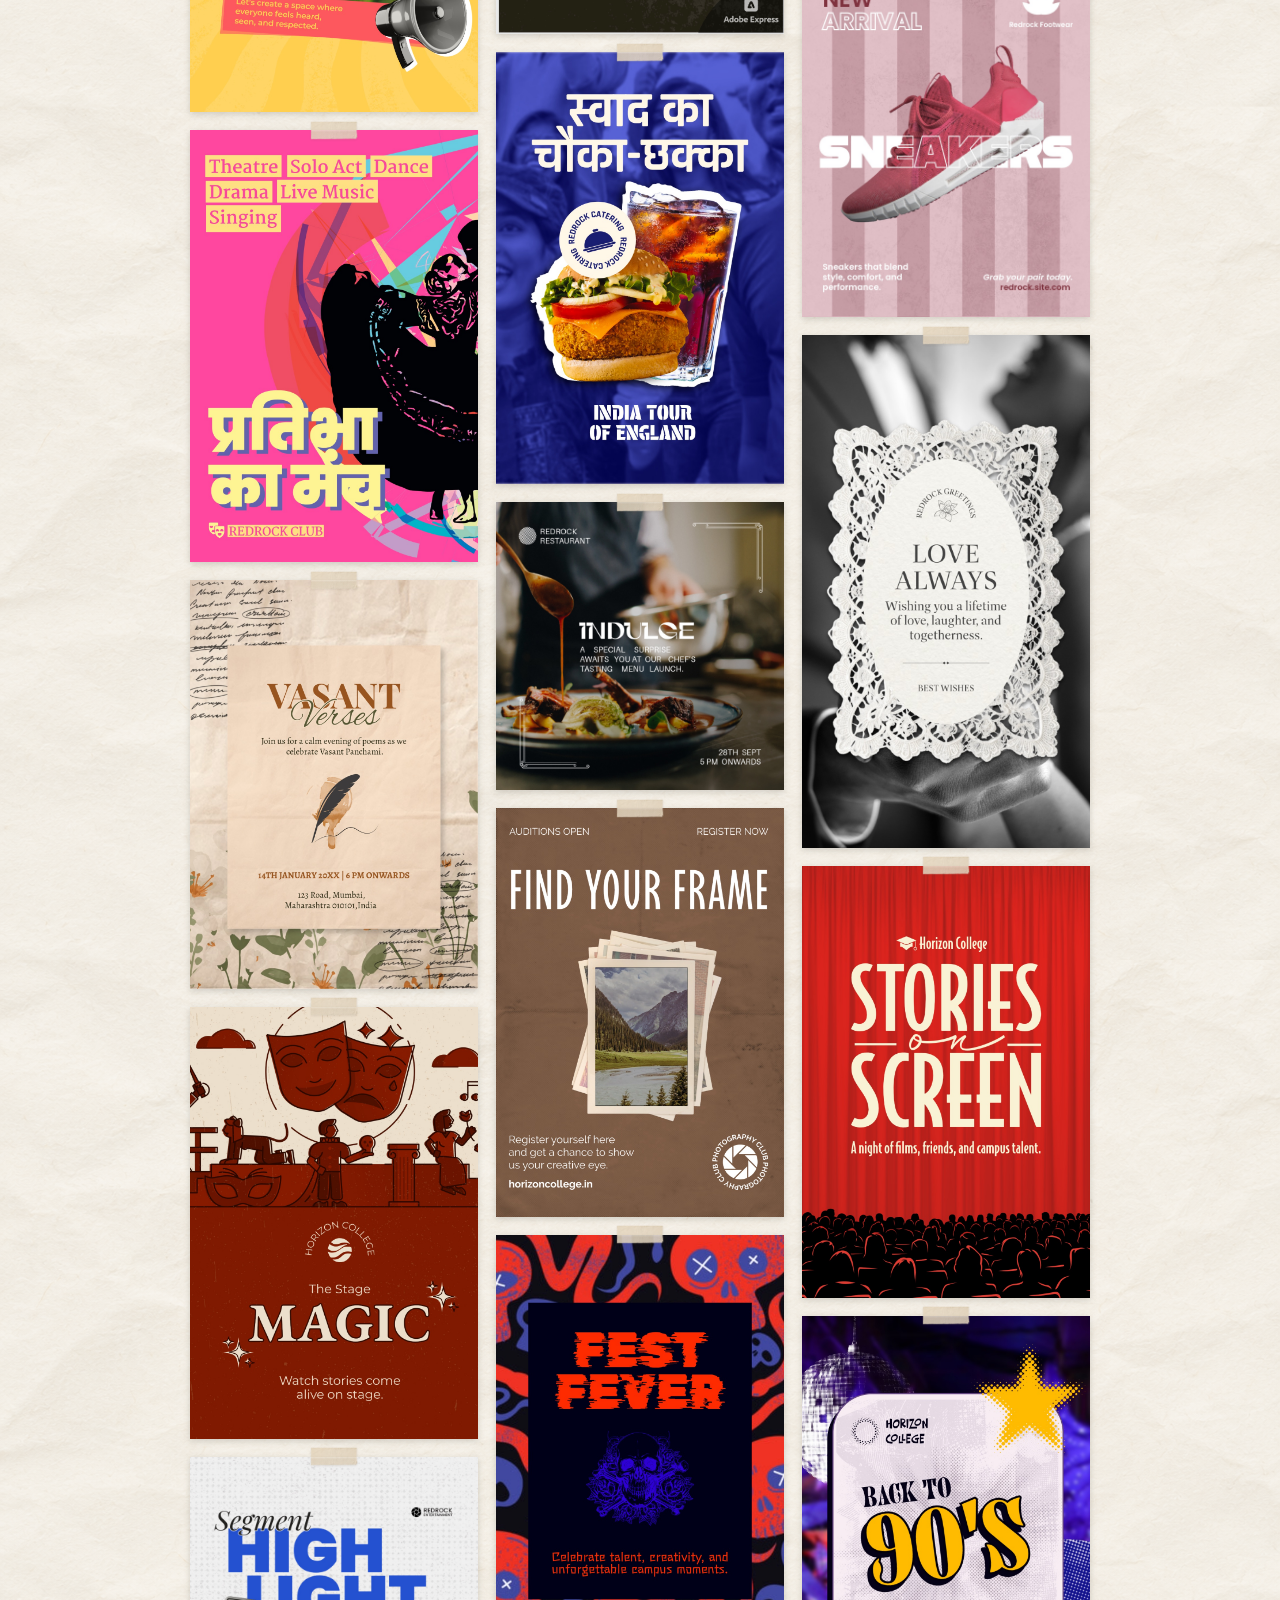
<file: design/adobe-express/index.html>
<!DOCTYPE html>
<html lang="en" class="story-page">
<head>
  <meta charset="UTF-8">
  <meta name="viewport" content="width=device-width, initial-scale=1">
  <title>Adobe Express Templates — Khushi's Portfolio</title>
  <link rel="preload" href="../fonts/Gaegu-Regular-latin.woff2" as="font" type="font/woff2" crossorigin>
  <link rel="preload" href="../fonts/Mansalva-Regular-latin.woff2" as="font" type="font/woff2" crossorigin>
  <link rel="preload" href="../fonts/NanumPenScript-Regular-latin.woff2" as="font" type="font/woff2" crossorigin>
  <link rel="stylesheet" href="../style.css?v=319">
</head>
<body class="story express-story">
  <svg width="0" height="0" aria-hidden="true" focusable="false"><filter id="soft-handwritten-edges" x="-5%" y="-10%" width="110%" height="120%"><feTurbulence type="fractalNoise" baseFrequency="0.075" numOctaves="2" seed="8" result="grain" /><feDisplacementMap in="SourceGraphic" in2="grain" scale="2.4" /></filter></svg>
  <svg width="0" height="0" aria-hidden="true" focusable="false"><filter id="handwritten-edges" x="-5%" y="-10%" width="110%" height="120%"><feTurbulence type="fractalNoise" baseFrequency="0.075" numOctaves="2" seed="8" result="grain" /><feDisplacementMap in="SourceGraphic" in2="grain" scale="3.8" /></filter></svg>
  <header>
    <p>TEMPLATE DESIGN · ADOBE EXPRESS</p>
    <h1>Making <span>templates</span></h1>
    <p>Over 2,000 templates designed while working at<br class="caption-break"> NOCT for Adobe Express.</p>
  </header>
  <main>
    <div class="story-polaroid story-cover compact-cover express-cover"><span class="photo-tape" aria-hidden="true"></span><img src="../images/adobe-express/gallery/template-06.jpg" alt="New Year's Watch Party poster"></div>
    <section>
      <h2>Designing within a system</h2>
      <p>While working at NOCT, I designed more than 2,000 templates for Adobe Express, exploring a wide range of occasions, audiences and formats. These designs offer a glimpse into the visual trends explored across Adobe’s quarterly briefs.</p>
      <p>I designed both static and animated templates, including Instagram posts, carousels and stories, YouTube thumbnails, LinkedIn posts, web banners, posters, print banners and WhatsApp posts.</p>
      <p>The project required me to follow Adobe’s design guidelines and use only the assets available within the software; I wasn’t allowed to bring in my own. Working within these constraints challenged me to create variety and personality with the materials I had.</p>
    </section>
    <section>
      <h2>My process</h2>
      <p>For each template, I started by looking at references and exploring ideas that suited the brief. Then I worked with the fonts, images and other assets available in Adobe Express, bringing them<br class="caption-break"> together within the given guidelines.</p>
    </section>
    <section>
      <h2>Typography takes the lead</h2>
      <p>Bold type, scale and placement helped me make<br class="caption-break"> the words the focus of these designs.</p>
      <div class="express-gallery">
        <div class="express-column">
          <div class="express-print"><span class="photo-tape" aria-hidden="true"></span><img src="../images/adobe-express/gallery/template-08.jpg" alt="Black and White Robotics Demo Day Invitation" loading="lazy"></div>
          <div class="express-print"><span class="photo-tape" aria-hidden="true"></span><img src="../images/adobe-express/gallery/template-25.jpg" alt="Grey and Pink New Year’s Day Whatsapp Status (1)" loading="lazy"></div>
          <div class="express-print"><span class="photo-tape" aria-hidden="true"></span><img src="../images/adobe-express/gallery/template-22.jpg" alt="Grey and Beige Website Redesign Consultation Invitation" loading="lazy"></div>
          <div class="express-print"><span class="photo-tape" aria-hidden="true"></span><img src="../images/adobe-express/gallery/template-59.jpg" alt="Adobe Express template screenshot" loading="lazy"></div>
          <div class="express-print"><span class="photo-tape" aria-hidden="true"></span><img src="../images/adobe-express/gallery/template-49.jpg" alt="Adobe Express template screenshot" loading="lazy"></div>
          <div class="express-print"><span class="photo-tape" aria-hidden="true"></span><img src="../images/adobe-express/gallery/template-01.jpg" alt="Beige and Black Pride Month Equality Instagram Post Bold Type" loading="lazy"></div>
          <div class="express-print"><span class="photo-tape" aria-hidden="true"></span><img src="../images/adobe-express/gallery/template-93.jpg" alt="Black and Yellow IPR and Patents Workshop Campus Pinterest Post" loading="lazy"></div>
          <div class="express-print"><span class="photo-tape" aria-hidden="true"></span><img src="../images/adobe-express/gallery/template-90.jpg" alt="White and Grey Inter-Department Cultural Meet Facebook Post" loading="lazy"></div>
          <div class="express-print"><span class="photo-tape" aria-hidden="true"></span><img src="../images/adobe-express/gallery/template-101.jpg" alt="Beige and Black Design Tools Certification Figma Adobe Print Banner" loading="lazy"></div>
        </div>
        <div class="express-column">
          <div class="express-print"><span class="photo-tape" aria-hidden="true"></span><img src="../images/adobe-express/gallery/template-06.jpg" alt="Black and Grey New Year Live Screening Night Poster" loading="lazy"></div>
          <div class="express-print"><span class="photo-tape" aria-hidden="true"></span><img src="../images/adobe-express/gallery/template-45.jpg" alt="Adobe Express template screenshot" loading="lazy"></div>
          <div class="express-print"><span class="photo-tape" aria-hidden="true"></span><img src="../images/adobe-express/gallery/template-07.jpg" alt="Black and Orange Summer Coding Camp Poster Robotics Workshop" loading="lazy"></div>
          <div class="express-print"><span class="photo-tape" aria-hidden="true"></span><img src="../images/adobe-express/gallery/template-50.jpg" alt="Adobe Express template screenshot" loading="lazy"></div>
          <div class="express-print"><span class="photo-tape" aria-hidden="true"></span><img src="../images/adobe-express/gallery/template-92.jpg" alt="Grey and White Campus Hackathon 36-Hour Code Sprint Pinterest Post" loading="lazy"></div>
          <div class="express-print"><span class="photo-tape" aria-hidden="true"></span><img src="../images/adobe-express/gallery/template-28.jpg" alt="Orange and Beige Illustrator Profile LinkedIn Post" loading="lazy"></div>
          <div class="express-print"><span class="photo-tape" aria-hidden="true"></span><img src="../images/adobe-express/gallery/template-56.jpg" alt="Adobe Express template screenshot" loading="lazy"></div>
          <div class="express-print"><span class="photo-tape" aria-hidden="true"></span><img src="../images/adobe-express/gallery/template-46.jpg" alt="Adobe Express template screenshot" loading="lazy"></div>
        </div>
        <div class="express-column">
          <div class="express-print"><span class="photo-tape" aria-hidden="true"></span><img src="../images/adobe-express/gallery/template-38.jpg" alt="Red and White New Year Countdown Social Instagram Story" loading="lazy"></div>
          <div class="express-print"><span class="photo-tape" aria-hidden="true"></span><img src="../images/adobe-express/gallery/template-40.jpg" alt="Untitled - 03 December 2025 at 11.08.36" loading="lazy"></div>
          <div class="express-print"><span class="photo-tape" aria-hidden="true"></span><img src="../images/adobe-express/gallery/template-34.jpg" alt="Pink and Yellow Radio Show Launch Poster" loading="lazy"></div>
          <div class="express-print"><span class="photo-tape" aria-hidden="true"></span><img src="../images/adobe-express/gallery/template-47.jpg" alt="Adobe Express template screenshot" loading="lazy"></div>
          <div class="express-print"><span class="photo-tape" aria-hidden="true"></span><img src="../images/adobe-express/gallery/template-48.jpg" alt="Adobe Express template screenshot" loading="lazy"></div>
          <div class="express-print"><span class="photo-tape" aria-hidden="true"></span><img src="../images/adobe-express/gallery/template-88.jpg" alt="Yellow and Blue Idea Pitching Competition Wild Ideas Poster" loading="lazy"></div>
          <div class="express-print"><span class="photo-tape" aria-hidden="true"></span><img src="../images/adobe-express/gallery/template-21.jpg" alt="Green and Yellow School Notice WhatsApp Post Daily Update" loading="lazy"></div>
          <div class="express-print"><span class="photo-tape" aria-hidden="true"></span><img src="../images/adobe-express/gallery/template-99.jpg" alt="Beige and Black Thank You Farewell Wishes Whatsapp Post" loading="lazy"></div>
        </div>
      </div>
    </section>
    <section>
      <h2>Designing with illustration</h2>
      <p>I played around with illustrations and drawn details<br class="caption-break"> to make each idea feel more expressive.</p>
      <div class="express-gallery">
        <div class="express-column">
          <div class="express-print"><span class="photo-tape" aria-hidden="true"></span><img src="../images/adobe-express/gallery/template-23.jpg" alt="Grey and Black May Day Good Evening Worker Tribute Story" loading="lazy"></div>
          <div class="express-print"><span class="photo-tape" aria-hidden="true"></span><img src="../images/adobe-express/gallery/template-52.jpg" alt="Adobe Express template screenshot" loading="lazy"></div>
          <div class="express-print"><span class="photo-tape" aria-hidden="true"></span><img src="../images/adobe-express/gallery/template-55.jpg" alt="Adobe Express template screenshot" loading="lazy"></div>
          <div class="express-print"><span class="photo-tape" aria-hidden="true"></span><img src="../images/adobe-express/gallery/template-54.jpg" alt="Adobe Express template screenshot" loading="lazy"></div>
          <div class="express-print"><span class="photo-tape" aria-hidden="true"></span><img src="../images/adobe-express/gallery/template-57.jpg" alt="Adobe Express template screenshot" loading="lazy"></div>
          <div class="express-print"><span class="photo-tape" aria-hidden="true"></span><img src="../images/adobe-express/gallery/template-51.jpg" alt="Adobe Express template screenshot" loading="lazy"></div>
          <div class="express-print"><span class="photo-tape" aria-hidden="true"></span><img src="../images/adobe-express/gallery/template-63.jpg" alt="Red and Yellow Rath Yatra Blessings Invitation" loading="lazy"></div>
          <div class="express-print"><span class="photo-tape" aria-hidden="true"></span><img src="../images/adobe-express/gallery/template-64.jpg" alt="Orange and Beige Independence Day Freedom Pinterest Post" loading="lazy"></div>
          <div class="express-print"><span class="photo-tape" aria-hidden="true"></span><img src="../images/adobe-express/gallery/template-73.jpg" alt="Green and Beige Onam Greeting Poster" loading="lazy"></div>
          <div class="express-print"><span class="photo-tape" aria-hidden="true"></span><img src="../images/adobe-express/gallery/template-77.jpg" alt="Green and Blue Onam Sadhya Greeting Card-1" loading="lazy"></div>
          <div class="express-print"><span class="photo-tape" aria-hidden="true"></span><img src="../images/adobe-express/gallery/template-96.jpg" alt="Green and Pink Naturopathy Gut Health Workshop Instagram Story" loading="lazy"></div>
          <div class="express-print"><span class="photo-tape" aria-hidden="true"></span><img src="../images/adobe-express/gallery/template-78.jpg" alt="Pink and Black World Photography Day Picture Day Pinterest Post" loading="lazy"></div>
          <div class="express-print"><span class="photo-tape" aria-hidden="true"></span><img src="../images/adobe-express/gallery/template-71.jpg" alt="Green and Yellow Special Heart Health Month Ayurveda Poster" loading="lazy"></div>
        </div>
        <div class="express-column">
          <div class="express-print"><span class="photo-tape" aria-hidden="true"></span><img src="../images/adobe-express/gallery/template-02.jpg" alt="Beige and Black Pride Month Good Morning Pride Energy Status" loading="lazy"></div>
          <div class="express-print"><span class="photo-tape" aria-hidden="true"></span><img src="../images/adobe-express/gallery/template-20.jpg" alt="Green and Yellow Grocery Store Fresh produce Poster" loading="lazy"></div>
          <div class="express-print"><span class="photo-tape" aria-hidden="true"></span><img src="../images/adobe-express/gallery/template-18.jpg" alt="Green and Orange Pongal Farmers Market Event Poster" loading="lazy"></div>
          <div class="express-print"><span class="photo-tape" aria-hidden="true"></span><img src="../images/adobe-express/gallery/template-41.jpg" alt="Yellow and Green Holiday Market Stall Promo Flyer" loading="lazy"></div>
          <div class="express-print"><span class="photo-tape" aria-hidden="true"></span><img src="../images/adobe-express/gallery/template-32.jpg" alt="Pink and White Mothers Day Love Filled WhatsApp Post" loading="lazy"></div>
          <div class="express-print"><span class="photo-tape" aria-hidden="true"></span><img src="../images/adobe-express/gallery/template-19.jpg" alt="Green and White Easter Devotional WhatsApp Post" loading="lazy"></div>
          <div class="express-print"><span class="photo-tape" aria-hidden="true"></span><img src="../images/adobe-express/gallery/template-05.jpg" alt="Beige and Green Makar Sankranti Family Greetings Instagram Post" loading="lazy"></div>
          <div class="express-print"><span class="photo-tape" aria-hidden="true"></span><img src="../images/adobe-express/gallery/template-65.jpg" alt="Yellow and Blue Id-e-Milad Devotion Facebook Post" loading="lazy"></div>
          <div class="express-print"><span class="photo-tape" aria-hidden="true"></span><img src="../images/adobe-express/gallery/template-74.jpg" alt="Green and Beige Id-e-Milad Charity Pinterest Post" loading="lazy"></div>
          <div class="express-print"><span class="photo-tape" aria-hidden="true"></span><img src="../images/adobe-express/gallery/template-75.jpg" alt="Purple and Pink Onam Pookalam Facebook Post" loading="lazy"></div>
          <div class="express-print"><span class="photo-tape" aria-hidden="true"></span><img src="../images/adobe-express/gallery/template-79.jpg" alt="Orange and Beige Onam Pookalam Youtube Thumbnail" loading="lazy"></div>
          <div class="express-print"><span class="photo-tape" aria-hidden="true"></span><img src="../images/adobe-express/gallery/template-94.jpg" alt="Pink and Blue Raksha Bandhan Greeting Greeting Card-1" loading="lazy"></div>
          <div class="express-print"><span class="photo-tape" aria-hidden="true"></span><img src="../images/adobe-express/gallery/template-95.jpg" alt="Blue and White Teacher&#x27;s Day Mentor Instagram Portrait Post" loading="lazy"></div>
          <div class="express-print"><span class="photo-tape" aria-hidden="true"></span><img src="../images/adobe-express/gallery/template-15.jpg" alt="Green and Blue Campus Stress Relief Event Poster" loading="lazy"></div>
          <div class="express-print"><span class="photo-tape" aria-hidden="true"></span><img src="../images/adobe-express/gallery/template-68.jpg" alt="Beige and Black Midnight Flash Sale Season Flea Markets YouTube Thumbnail" loading="lazy"></div>
          <div class="express-print"><span class="photo-tape" aria-hidden="true"></span><img src="../images/adobe-express/gallery/template-27.jpg" alt="Orange and Beige Human Rights Day YouTube Thumbnail" loading="lazy"></div>
        </div>
        <div class="express-column">
          <div class="express-print"><span class="photo-tape" aria-hidden="true"></span><img src="../images/adobe-express/gallery/template-13.jpg" alt="Brown and Beige Lohri Company Festival Celebration Instagram Story Ad" loading="lazy"></div>
          <div class="express-print"><span class="photo-tape" aria-hidden="true"></span><img src="../images/adobe-express/gallery/template-37.jpg" alt="Red and Green Christmas Sale Poster" loading="lazy"></div>
          <div class="express-print"><span class="photo-tape" aria-hidden="true"></span><img src="../images/adobe-express/gallery/template-11.jpg" alt="Blue and White Cybersecurity Phishing Awareness Posterr" loading="lazy"></div>
          <div class="express-print"><span class="photo-tape" aria-hidden="true"></span><img src="../images/adobe-express/gallery/template-36.jpg" alt="Red and Green Christmas Market Event Flyer" loading="lazy"></div>
          <div class="express-print"><span class="photo-tape" aria-hidden="true"></span><img src="../images/adobe-express/gallery/template-53.jpg" alt="Adobe Express template screenshot" loading="lazy"></div>
          <div class="express-print"><span class="photo-tape" aria-hidden="true"></span><img src="../images/adobe-express/gallery/template-12.jpg" alt="Blue and Yellow Pride Month Love Is Love Facebook Post" loading="lazy"></div>
          <div class="express-print"><span class="photo-tape" aria-hidden="true"></span><img src="../images/adobe-express/gallery/template-26.jpg" alt="Orange and Beige Halloween Instagram Post" loading="lazy"></div>
          <div class="express-print"><span class="photo-tape" aria-hidden="true"></span><img src="../images/adobe-express/gallery/template-72.jpg" alt="Red and Blue Performing Arts Festive Open Mic Night Greeting Card-1" loading="lazy"></div>
          <div class="express-print"><span class="photo-tape" aria-hidden="true"></span><img src="../images/adobe-express/gallery/template-76.jpg" alt="Green and Beige Id-e-Milad Prayers Greeting Card-1" loading="lazy"></div>
          <div class="express-print"><span class="photo-tape" aria-hidden="true"></span><img src="../images/adobe-express/gallery/template-80.jpg" alt="Green and Beige Cycling Green Campus Challenge Facebook Post" loading="lazy"></div>
          <div class="express-print"><span class="photo-tape" aria-hidden="true"></span><img src="../images/adobe-express/gallery/template-83.jpg" alt="Blue and Pink Swimming Championship Aquatics Meet Facebook Post" loading="lazy"></div>
          <div class="express-print"><span class="photo-tape" aria-hidden="true"></span><img src="../images/adobe-express/gallery/template-84.jpg" alt="Orange and Beige Marathon Campus 5K Fun Run Facebook Post" loading="lazy"></div>
          <div class="express-print"><span class="photo-tape" aria-hidden="true"></span><img src="../images/adobe-express/gallery/template-97.jpg" alt="Blue and Yellow Pharmacy Diabetes Care Checklist Instagram Portrait Post" loading="lazy"></div>
          <div class="express-print"><span class="photo-tape" aria-hidden="true"></span><img src="../images/adobe-express/gallery/template-43.jpg" alt="Yellow and Red School Cultural Day Dress Code Poster A3" loading="lazy"></div>
          <div class="express-print"><span class="photo-tape" aria-hidden="true"></span><img src="../images/adobe-express/gallery/template-04.jpg" alt="Beige and Brown Weekend Croissant Fresh Batch Bakery Poster" loading="lazy"></div>
        </div>
      </div>
    </section>
    <section class="express-photography">
      <h2>Photography and texture</h2>
      <p>I combined photos, textures and layers to<br class="caption-break"> explore different visual styles.</p>
      <div class="express-gallery">
        <div class="express-column">
          <div class="express-print"><span class="photo-tape" aria-hidden="true"></span><img src="../images/adobe-express/gallery/template-29.jpg" alt="Orange and Black Halloween Instagram Story" loading="lazy"></div>
          <div class="express-print"><span class="photo-tape" aria-hidden="true"></span><img src="../images/adobe-express/gallery/template-58.jpg" alt="Adobe Express template screenshot" loading="lazy"></div>
          <div class="express-print"><span class="photo-tape" aria-hidden="true"></span><img src="../images/adobe-express/gallery/template-16.jpg" alt="Green and Beige Trip Poster Wildlife Safari Visit" loading="lazy"></div>
          <div class="express-print"><span class="photo-tape" aria-hidden="true"></span><img src="../images/adobe-express/gallery/template-14.jpg" alt="Brown and Yellow Good Friday Prayer Poster" loading="lazy"></div>
          <div class="express-print"><span class="photo-tape" aria-hidden="true"></span><img src="../images/adobe-express/gallery/template-42.jpg" alt="Yellow and Pink Pride Month Support Voice WhatsApp Post" loading="lazy"></div>
          <div class="express-print"><span class="photo-tape" aria-hidden="true"></span><img src="../images/adobe-express/gallery/template-67.jpg" alt="Pink and Yellow Annual Craft Fair Performing Arts Pinterest Post" loading="lazy"></div>
          <div class="express-print"><span class="photo-tape" aria-hidden="true"></span><img src="../images/adobe-express/gallery/template-03.jpg" alt="Beige and Brown Vasant Panchami Poetry Reading Invitation" loading="lazy"></div>
          <div class="express-print"><span class="photo-tape" aria-hidden="true"></span><img src="../images/adobe-express/gallery/template-89.jpg" alt="Red and Beige Theatre Production One Act Play Pinterest Post" loading="lazy"></div>
          <div class="express-print"><span class="photo-tape" aria-hidden="true"></span><img src="../images/adobe-express/gallery/template-09.jpg" alt="Blue and Grey Broadcast Media Segment Highlight Facebook Post" loading="lazy"></div>
        </div>
        <div class="express-column">
          <div class="express-print"><span class="photo-tape" aria-hidden="true"></span><img src="../images/adobe-express/gallery/template-39.jpg" alt="Teal and Yellow Elderly Home Care Service Introduction WhatsApp Status" loading="lazy"></div>
          <div class="express-print"><span class="photo-tape" aria-hidden="true"></span><img src="../images/adobe-express/gallery/template-35.jpg" alt="Red and Green Christmas Dessert Showcase – Catering Flyer" loading="lazy"></div>
          <div class="express-print"><span class="photo-tape" aria-hidden="true"></span><img src="../images/adobe-express/gallery/template-30.jpg" alt="Pink and Black Artist Talk Invitation Card" loading="lazy"></div>
          <div class="express-print"><span class="photo-tape" aria-hidden="true"></span><img src="../images/adobe-express/gallery/template-60.jpg" alt="Adobe Express template screenshot" loading="lazy"></div>
          <div class="express-print"><span class="photo-tape" aria-hidden="true"></span><img src="../images/adobe-express/gallery/template-44.jpg" alt="Adobe Express template screenshot" loading="lazy"></div>
          <div class="express-print"><span class="photo-tape" aria-hidden="true"></span><img src="../images/adobe-express/gallery/template-62.jpg" alt="Blue and White Catering Service India Cricket Tour of England Lucky Draw Pinterest Post" loading="lazy"></div>
          <div class="express-print"><span class="photo-tape" aria-hidden="true"></span><img src="../images/adobe-express/gallery/template-98.jpg" alt="Grey and White Exclusive Chef&#x27;s Tasting Menu Launch Banquets Facebook Post" loading="lazy"></div>
          <div class="express-print"><span class="photo-tape" aria-hidden="true"></span><img src="../images/adobe-express/gallery/template-87.jpg" alt="Brown and Beige Photography Club Annual Recruitment Invitation" loading="lazy"></div>
          <div class="express-print"><span class="photo-tape" aria-hidden="true"></span><img src="../images/adobe-express/gallery/template-91.jpg" alt="Black and Orange Annual College Cultural Fest Pinterest Post" loading="lazy"></div>
          <div class="express-print"><span class="photo-tape" aria-hidden="true"></span><img src="../images/adobe-express/gallery/template-70.jpg" alt="Yellow and Brown Seasonal Catering Services Pinterest Post" loading="lazy"></div>
        </div>
        <div class="express-column">
          <div class="express-print"><span class="photo-tape" aria-hidden="true"></span><img src="../images/adobe-express/gallery/template-33.jpg" alt="Pink and Yellow Employee Recognition Facebook Story" loading="lazy"></div>
          <div class="express-print"><span class="photo-tape" aria-hidden="true"></span><img src="../images/adobe-express/gallery/template-86.jpg" alt="Brown and Beige Kabaddi Tournament Traditional Sport Facebook Post" loading="lazy"></div>
          <div class="express-print"><span class="photo-tape" aria-hidden="true"></span><img src="../images/adobe-express/gallery/template-10.jpg" alt="Blue and Grey Winter Art Fair Announcement Poster" loading="lazy"></div>
          <div class="express-print"><span class="photo-tape" aria-hidden="true"></span><img src="../images/adobe-express/gallery/template-24.jpg" alt="Grey and Orange Monsoon Streetwear Poster" loading="lazy"></div>
          <div class="express-print"><span class="photo-tape" aria-hidden="true"></span><img src="../images/adobe-express/gallery/template-31.jpg" alt="Pink and White Footwear Store Instagram Ad" loading="lazy"></div>
          <div class="express-print"><span class="photo-tape" aria-hidden="true"></span><img src="../images/adobe-express/gallery/template-100.jpg" alt="Grey and Beige Wedding Congratulations Wishes Instagram Story" loading="lazy"></div>
          <div class="express-print"><span class="photo-tape" aria-hidden="true"></span><img src="../images/adobe-express/gallery/template-81.jpg" alt="Red and Black Short Film Festival Campus Screenings Pinterest Post" loading="lazy"></div>
          <div class="express-print"><span class="photo-tape" aria-hidden="true"></span><img src="../images/adobe-express/gallery/template-82.jpg" alt="Purple and Yellow Retro 90s Night Nostalgic Party Pinterest Post" loading="lazy"></div>
        </div>
      </div>
    </section>
    <section>
      <h2>What I learned</h2>
      <p>Working on so many different briefs helped me strengthen the basics: typography, hierarchy, alignment, spacing and colour. I also learned to work with a set of guidelines while finding different<br class="caption-break"> ways to approach each design.</p>
      <p>Daily feedback from my leads helped me look at my designs with fresh eyes and refine my thinking along the way.</p>
      <p>When I started, a single template could take me hours. With practice, I became more comfortable with the process and could easily create six or seven templates in a day.</p>
    </section>
  </main>
  <footer><a href="../#work">← Back to all projects</a></footer>
  <script>
    // Keep each collection together in one long poster wall.
    document.querySelectorAll('.express-gallery').forEach((wall) => {
      const posters = Array.from(wall.querySelectorAll('.express-print'));
      wall.replaceChildren();
      wall.classList.add('gallery-walls');
      const cluster = document.createElement('div');
      cluster.className = 'poster-cluster';
      const tail = posters.length % 2 ? posters.splice(-3) : [];
      const group = document.createElement('div');
      group.className = 'poster-tail';
      tail.forEach((poster) => group.append(poster));
      const phoneLayout = window.matchMedia('(max-width: 640px)');
      function arrangePosters() {
        const arranged = [...posters];
        if (phoneLayout.matches && wall.closest('.express-photography')) {
          // Balance the two columns before the final row of three.
          [arranged[9], arranged[23]] = [arranged[23], arranged[9]];
        }
        cluster.replaceChildren(...arranged);
        if (tail.length) cluster.append(group);
      }
      arrangePosters();
      phoneLayout.addEventListener('change', arrangePosters);
      wall.append(cluster);
    });
  </script>
</body>
</html>
</file>
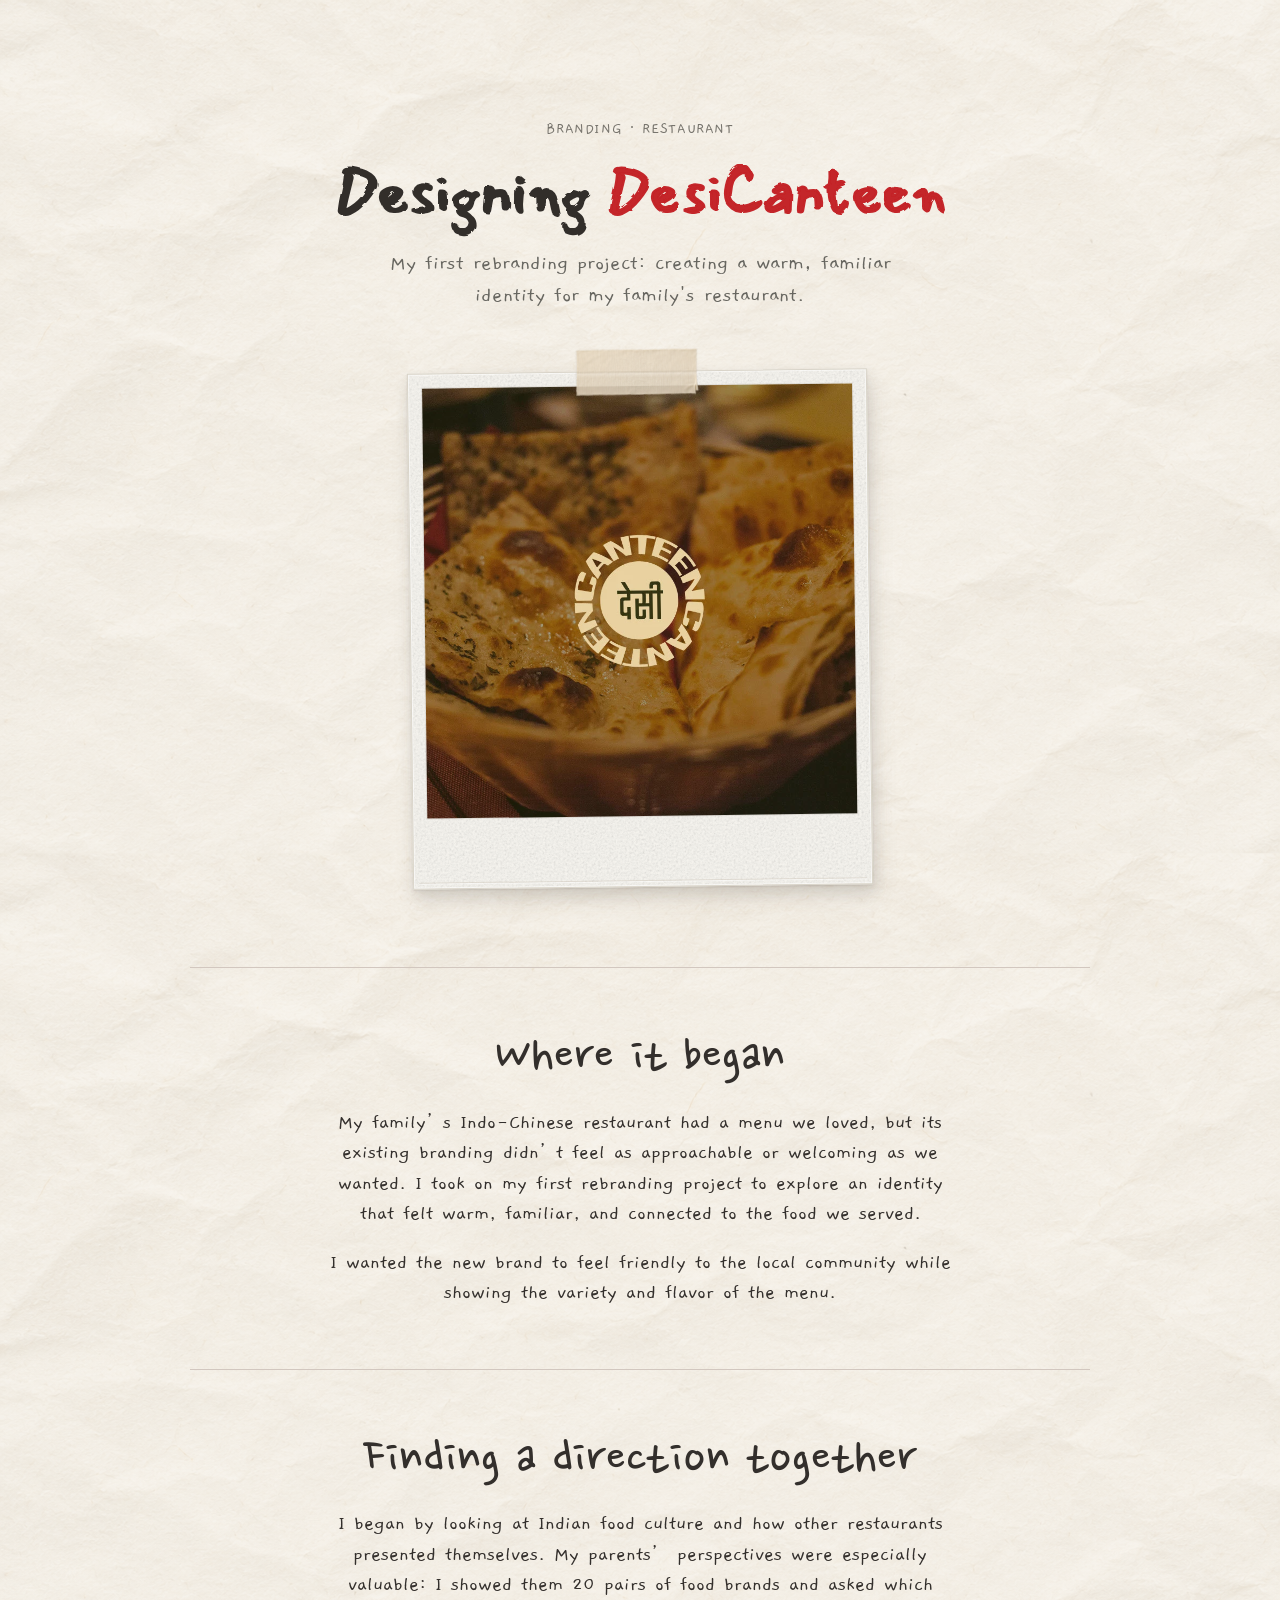
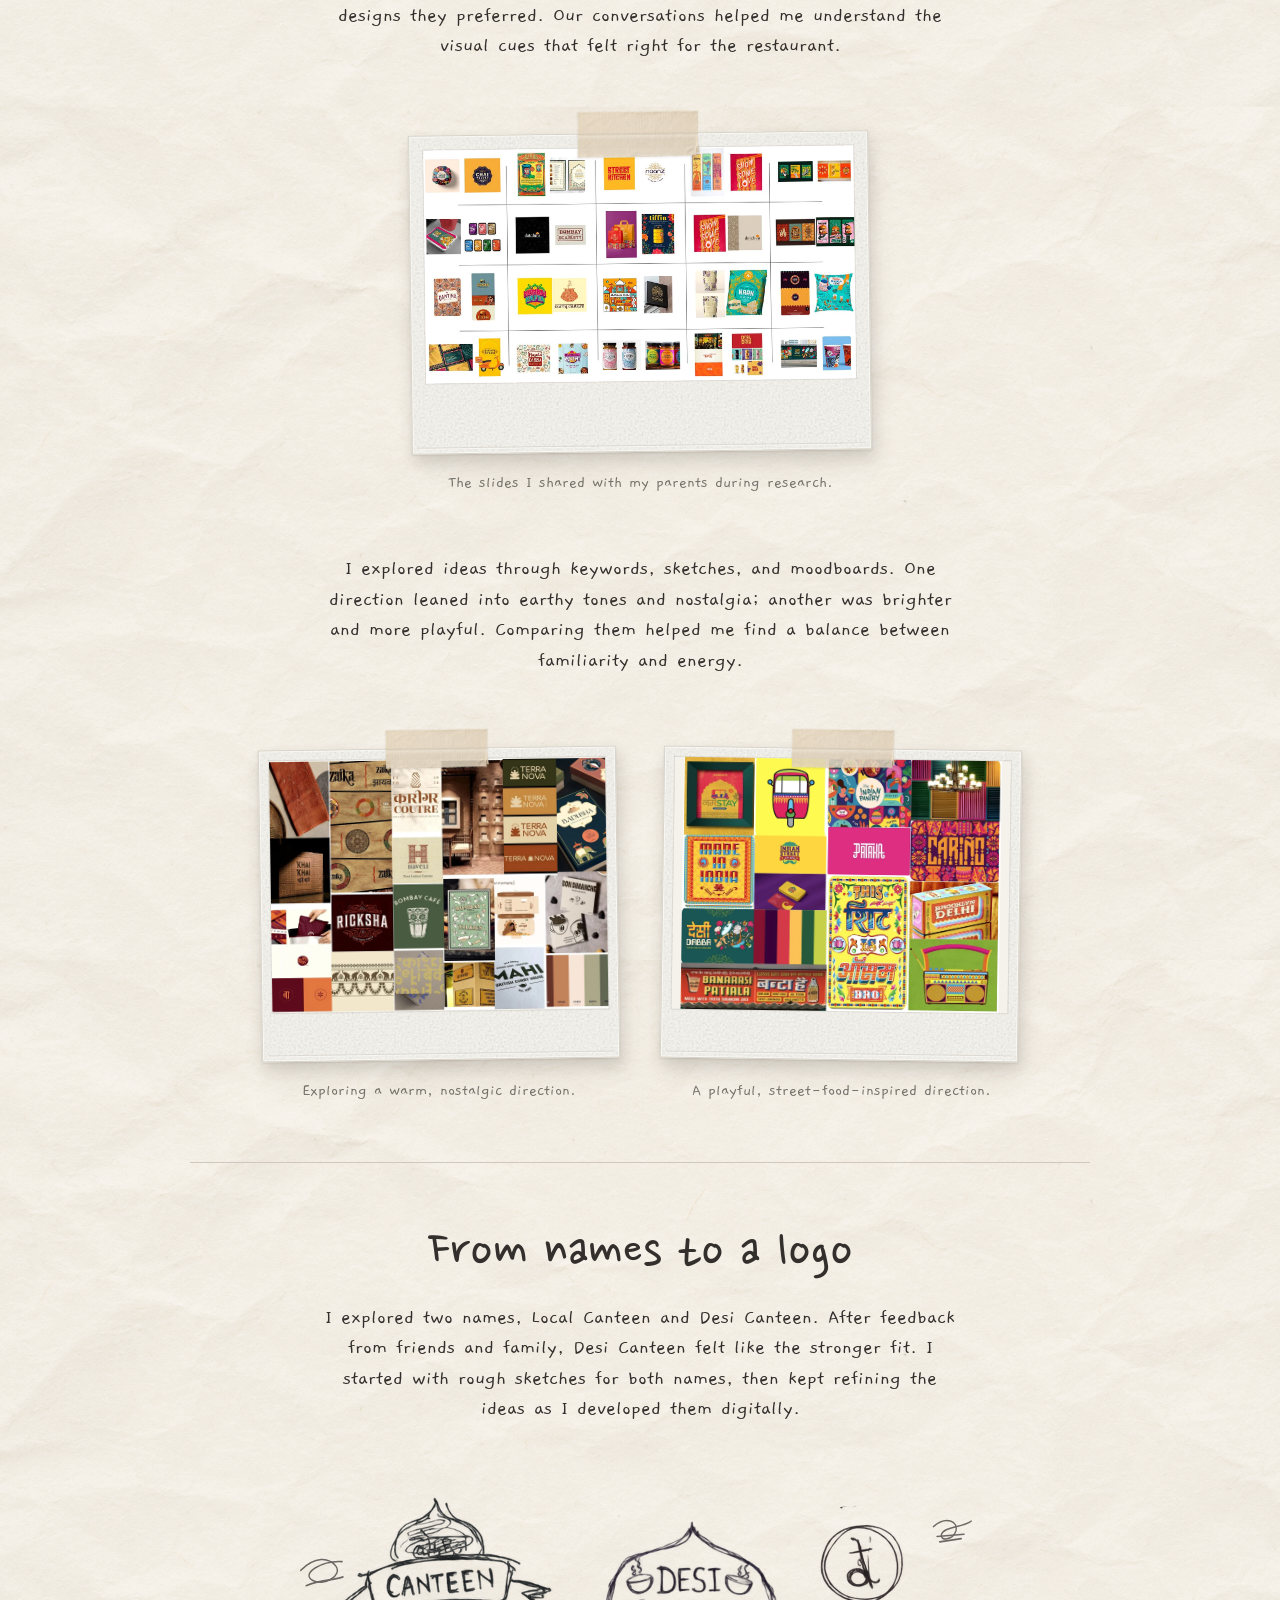
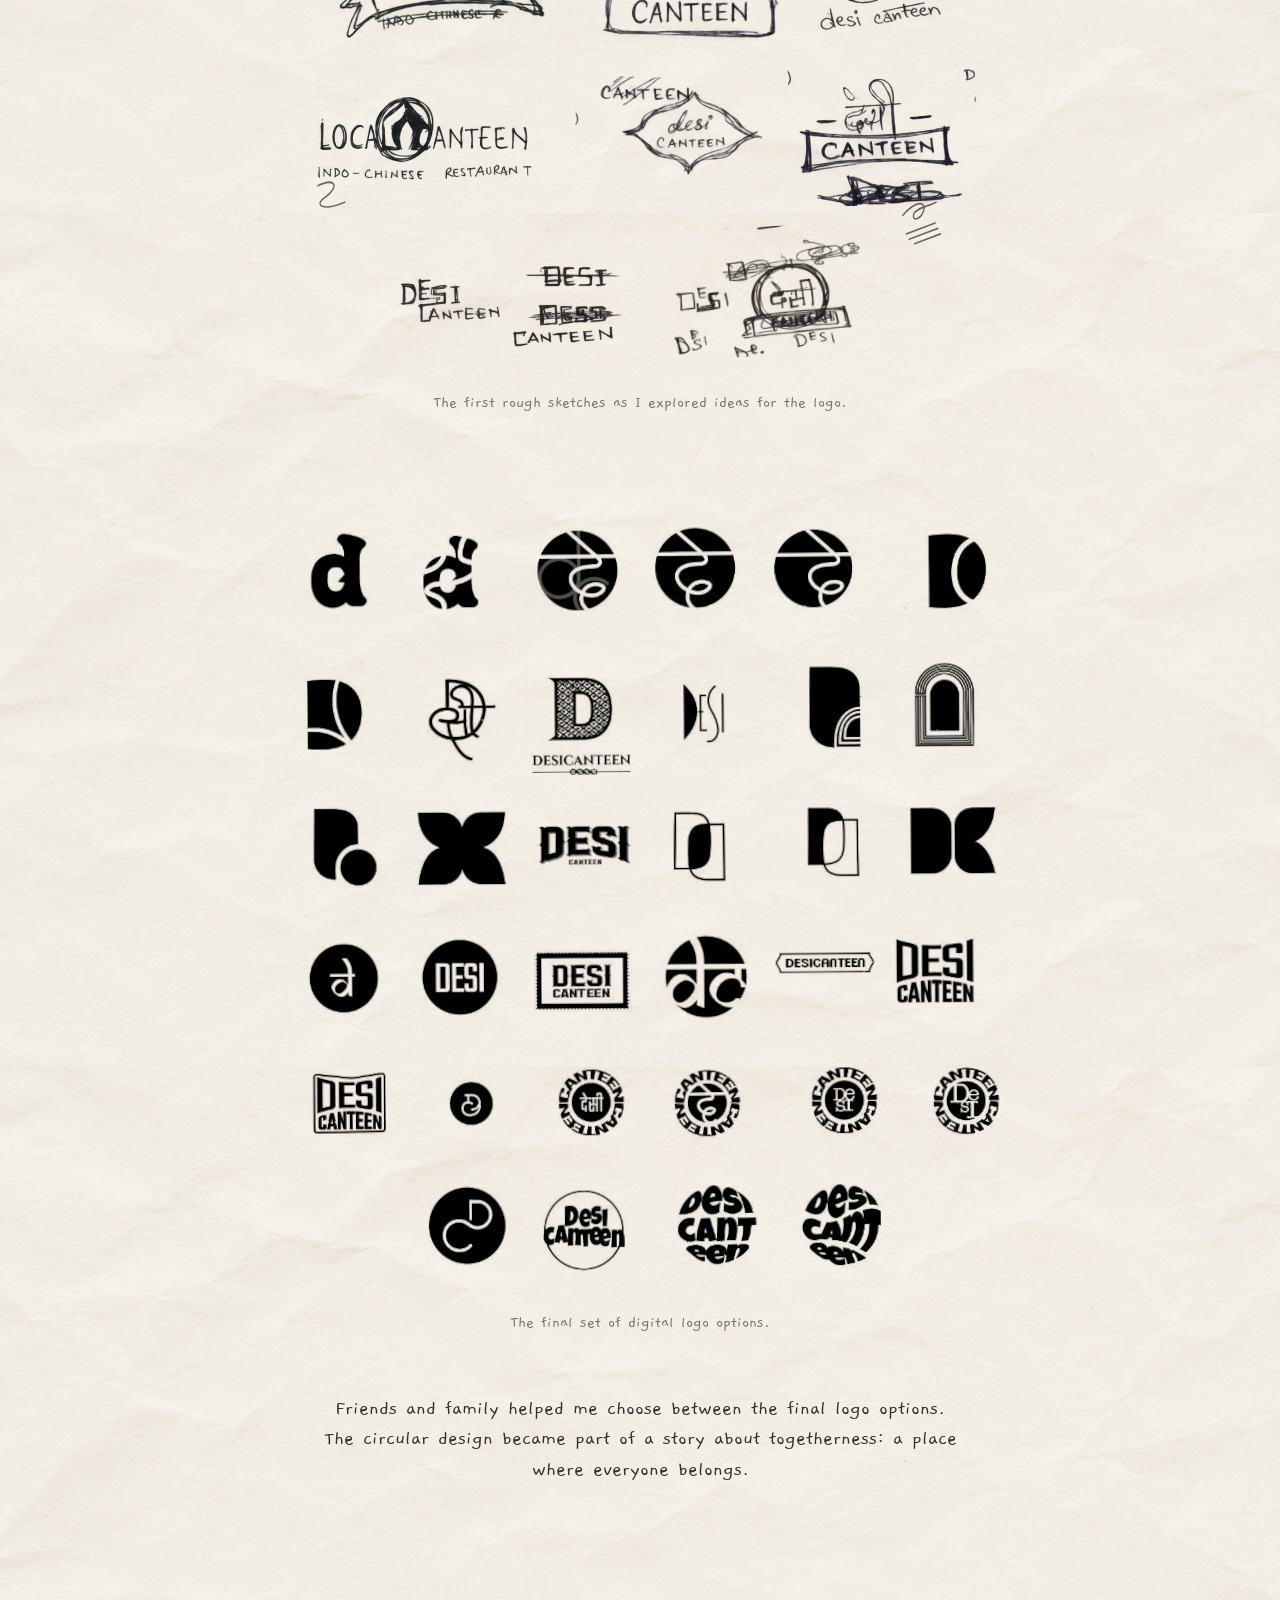
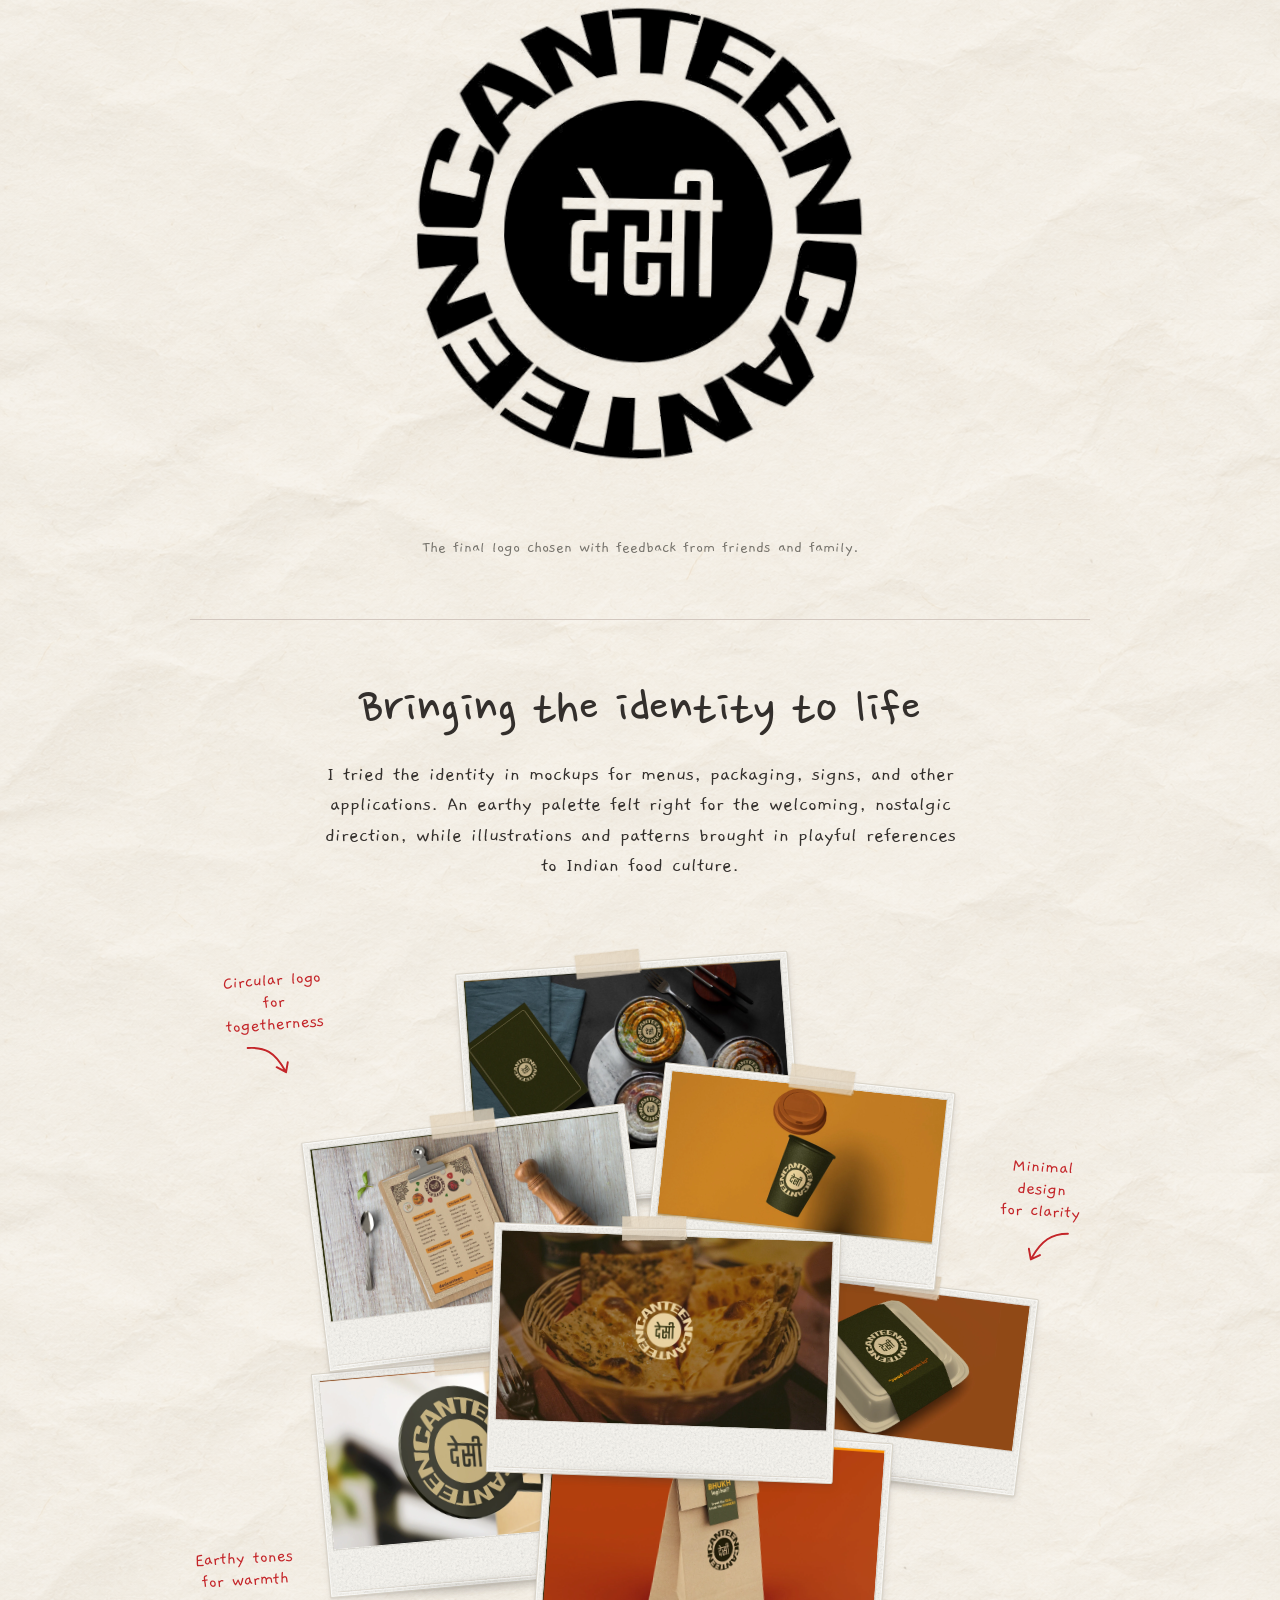
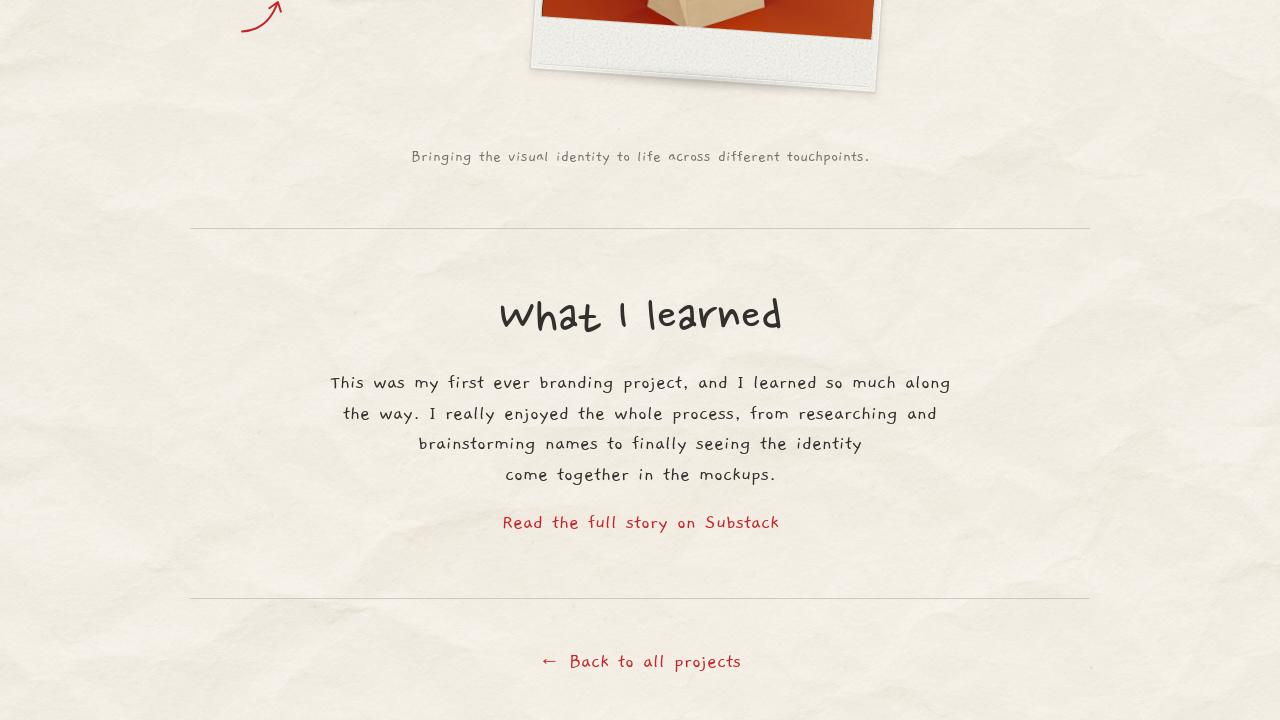
<file: design/desicanteen/index.html>
<!DOCTYPE html>
<html lang="en" class="story-page">
<head>
  <meta charset="UTF-8">
  <meta name="viewport" content="width=device-width, initial-scale=1">
  <title>DesiCanteen — Khushi's Portfolio</title>
  <link rel="preload" href="../fonts/Gaegu-Regular-latin.woff2" as="font" type="font/woff2" crossorigin>
  <link rel="preload" href="../fonts/Mansalva-Regular-latin.woff2" as="font" type="font/woff2" crossorigin>
  <link rel="preload" href="../fonts/NanumPenScript-Regular-latin.woff2" as="font" type="font/woff2" crossorigin>
  <link rel="stylesheet" href="../style.css?v=319">
</head>
<body class="story">
  <svg width="0" height="0" aria-hidden="true" focusable="false"><filter id="soft-handwritten-edges" x="-5%" y="-10%" width="110%" height="120%"><feTurbulence type="fractalNoise" baseFrequency="0.075" numOctaves="2" seed="8" result="grain" /><feDisplacementMap in="SourceGraphic" in2="grain" scale="2.4" /></filter></svg>
  <!-- The same slightly uneven lettering effect used on the homepage. -->
  <svg width="0" height="0" aria-hidden="true" focusable="false">
    <filter id="handwritten-edges" x="-5%" y="-10%" width="110%" height="120%">
      <feTurbulence type="fractalNoise" baseFrequency="0.075" numOctaves="2" seed="8" result="grain" />
      <feDisplacementMap in="SourceGraphic" in2="grain" scale="3.8" />
    </filter>
  </svg>
  <header>
    <p>BRANDING · RESTAURANT</p>
    <h1>Designing <span>DesiCanteen</span></h1>
    <p>My first rebranding project: creating a warm, familiar<br class="desi-intro-break"> identity for my family's restaurant.</p>
  </header>

  <main>
    <div class="story-polaroid story-cover compact-cover"><span class="photo-tape" aria-hidden="true"></span><img src="../images/desicanteen-cover.webp" alt="DesiCanteen logo over a basket of Indian bread"></div>

    <section>
      <h2>Where it began</h2>
      <p>My family’s Indo-Chinese restaurant had a menu we loved, but its existing branding didn’t feel as approachable or welcoming as we wanted. I took on my first rebranding project to explore an identity that felt warm, familiar, and connected to the food we served.</p>
      <p>I wanted the new brand to feel friendly to the local community while showing the variety and flavor of the menu.</p>
    </section>

    <section>
      <h2>Finding a direction together</h2>
      <p>I began by looking at Indian food culture and how other restaurants presented themselves. My parents’ perspectives were especially valuable: I showed them 20 pairs of food brands and asked which designs they preferred. Our conversations helped me understand the visual cues that felt right for the restaurant.</p>
      <figure class="research-photo"><div class="story-polaroid"><span class="photo-tape" aria-hidden="true"></span><img src="../images/research-slides.webp" alt="Slides comparing food brands during the research exercise" loading="lazy"></div><figcaption>The slides I shared with my parents during research.</figcaption></figure>
      <p>I explored ideas through keywords, sketches, and moodboards. One direction leaned into earthy tones and nostalgia; another was brighter and more playful. Comparing them helped me find a balance between familiarity and energy.</p>
      <div class="moodboard-pair">
        <figure><div class="story-polaroid"><span class="photo-tape" aria-hidden="true"></span><img src="../images/moodboard-earthy.webp" alt="Moodboard exploring earthy colors and traditional Indian motifs" loading="lazy"></div><figcaption>Exploring a warm, nostalgic direction.</figcaption></figure>
        <figure><div class="story-polaroid"><span class="photo-tape" aria-hidden="true"></span><img src="../images/moodboard-playful.webp" alt="Moodboard exploring a bright and playful visual direction" loading="lazy"></div><figcaption>A playful, street-food-inspired direction.</figcaption></figure>
      </div>
    </section>

    <section>
      <h2>From names to a logo</h2>
      <p>I explored two names, Local Canteen and Desi Canteen. After feedback from friends and family, Desi Canteen felt like the stronger fit. I started with rough sketches for both names, then kept refining the ideas as I developed them digitally.</p>
      <figure class="sketch-collection">
        <div class="sketch-scatter">
          <svg class="sketch-scribbles" viewBox="0 0 800 420" preserveAspectRatio="none" aria-hidden="true">
            <g fill="none" stroke="currentColor" stroke-linecap="round" stroke-linejoin="round">
              <path d="M23 68 C39 55 54 56 62 64 C70 73 48 83 36 77 C23 71 46 59 69 60" />
              <path d="M29 82 C47 76 56 78 70 74" />
              <path d="M726 28 C740 18 754 23 751 32 C748 40 733 42 735 35 C738 28 758 29 768 23" />
              <path d="M730 37 L760 35 M733 42 L757 39" />
              <path d="M42 265 C62 257 66 266 51 275 C37 282 46 289 72 280" />
              <path d="M692 292 C708 277 719 280 715 288 C712 296 702 298 704 291 C707 285 720 284 729 280" />
              <path d="M696 309 L728 299 M699 314 L731 304 M705 318 L734 309" />
              <path d="M307 387 C319 380 334 381 346 386 M310 392 C325 388 338 390 349 386" />
            </g>
          </svg>
          <svg class="sketch-cutout sketch-cutout-1" viewBox="60 260 330 200" role="img" aria-label="Local Canteen banner exploration"><image href="../images/sketch-cutout-local.png" width="1086" height="1448" /></svg>
          <svg class="sketch-cutout sketch-cutout-2" viewBox="20 20 440 300" role="img" aria-label="Desi Canteen arch sketch"><image href="../images/sketch-cutout-concepts.png" width="1086" height="1448" /></svg>
          <svg class="sketch-cutout sketch-cutout-3" viewBox="65 95 250 230" role="img" aria-label="Circular Desi Canteen symbol study"><image href="../images/sketch-cutout-variations.png" width="1086" height="1448" /></svg>
          <svg class="sketch-cutout sketch-cutout-4" viewBox="550 470 430 160" role="img" aria-label="Local Canteen wordmark exploration"><image href="../images/sketch-cutout-local.png" width="1086" height="1448" /></svg>
          <svg class="sketch-cutout sketch-cutout-5" viewBox="620 190 420 220" role="img" aria-label="Decorative Desi Canteen wordmark sketch"><image href="../images/sketch-cutout-concepts.png" width="1086" height="1448" /></svg>
          <svg class="sketch-cutout sketch-cutout-6" viewBox="600 440 340 250" role="img" aria-label="Canteen wordmark exploration"><image href="../images/sketch-cutout-concepts.png" width="1086" height="1448" /></svg>
          <svg class="sketch-cutout sketch-cutout-7" viewBox="35 420 440 180" role="img" aria-label="Crossed-out Desi Canteen lettering explorations"><image href="../images/sketch-cutout-variations.png" width="1086" height="1448" /></svg>
          <svg class="sketch-cutout sketch-cutout-8" viewBox="565 690 420 260" role="img" aria-label="Rough circular Desi Canteen logo exploration"><image href="../images/sketch-cutout-variations.png" width="1086" height="1448" /></svg>
        </div>
        <figcaption>The first rough sketches as I explored ideas for the logo.</figcaption>
      </figure>
      <figure class="logo-stamp logo-stamp-options">
        <svg width="0" height="0" aria-hidden="true" focusable="false">
          <filter id="stamp-edges" x="-5%" y="-5%" width="110%" height="110%">
            <feTurbulence type="fractalNoise" baseFrequency="0.16" numOctaves="3" seed="4" result="grain" />
            <feDisplacementMap in="SourceGraphic" in2="grain" scale="1.4" />
          </filter>
        </svg>
        <div class="stamp-grid" role="img" aria-label="Final set of DesiCanteen digital logo options">
          <svg class="stamp-option" viewBox="0 0 167 180" aria-hidden="true"><image href="../images/logo-options.webp" width="839" height="1347" /></svg>
          <svg class="stamp-option" viewBox="167 0 167 180" aria-hidden="true"><image href="../images/logo-options.webp" width="839" height="1347" /></svg>
          <svg class="stamp-option" viewBox="334 0 167 180" aria-hidden="true"><image href="../images/logo-options.webp" width="839" height="1347" /></svg>
          <svg class="stamp-option" viewBox="501 0 167 180" aria-hidden="true"><image href="../images/logo-options.webp" width="839" height="1347" /></svg>
          <svg class="stamp-option" viewBox="668 0 171 180" aria-hidden="true"><image href="../images/logo-options.webp" width="839" height="1347" /></svg>
          <svg class="stamp-option" viewBox="0 185 167 185" aria-hidden="true"><image href="../images/logo-options.webp" width="839" height="1347" /></svg>
          <svg class="stamp-option" viewBox="167 185 167 185" aria-hidden="true"><image href="../images/logo-options.webp" width="839" height="1347" /></svg>
          <svg class="stamp-option" viewBox="334 185 167 185" aria-hidden="true"><image href="../images/logo-options.webp" width="839" height="1347" /></svg>
          <svg class="stamp-option" viewBox="501 185 167 185" aria-hidden="true"><image href="../images/logo-options.webp" width="839" height="1347" /></svg>
          <svg class="stamp-option" viewBox="668 185 171 185" aria-hidden="true"><image href="../images/logo-options.webp" width="839" height="1347" /></svg>
          <svg class="stamp-option" viewBox="0 385 167 170" aria-hidden="true"><image href="../images/logo-options.webp" width="839" height="1347" /></svg>
          <svg class="stamp-option" viewBox="167 385 167 170" aria-hidden="true"><image href="../images/logo-options.webp" width="839" height="1347" /></svg>
          <svg class="stamp-option" viewBox="334 385 167 170" aria-hidden="true"><image href="../images/logo-options.webp" width="839" height="1347" /></svg>
          <svg class="stamp-option" viewBox="501 385 167 170" aria-hidden="true"><image href="../images/logo-options.webp" width="839" height="1347" /></svg>
          <svg class="stamp-option" viewBox="0 565 167 135" aria-hidden="true"><image href="../images/logo-options.webp" width="839" height="1347" /></svg>
          <svg class="stamp-option" viewBox="167 565 167 135" aria-hidden="true"><image href="../images/logo-options.webp" width="839" height="1347" /></svg>
          <svg class="stamp-option" viewBox="334 565 167 135" aria-hidden="true"><image href="../images/logo-options.webp" width="839" height="1347" /></svg>
          <svg class="stamp-option" viewBox="501 565 167 135" aria-hidden="true"><image href="../images/logo-options.webp" width="839" height="1347" /></svg>
          <svg class="stamp-option" viewBox="0 710 167 155" aria-hidden="true"><image href="../images/logo-options.webp" width="839" height="1347" /></svg>
          <svg class="stamp-option" viewBox="167 710 167 155" aria-hidden="true"><image href="../images/logo-options.webp" width="839" height="1347" /></svg>
          <svg class="stamp-option" viewBox="365 710 150 155" aria-hidden="true"><image href="../images/logo-options.webp" width="839" height="1347" /></svg>
          <svg class="stamp-option" viewBox="535 710 140 155" aria-hidden="true"><image href="../images/logo-options.webp" width="839" height="1347" /></svg>
          <svg class="stamp-option" viewBox="0 880 195 125" aria-hidden="true"><image href="../images/logo-options.webp" width="839" height="1347" /></svg>
          <svg class="stamp-option" viewBox="195 880 140 125" aria-hidden="true"><image href="../images/logo-options.webp" width="839" height="1347" /></svg>
          <svg class="stamp-option" viewBox="335 880 168 125" aria-hidden="true"><image href="../images/logo-options.webp" width="839" height="1347" /></svg>
          <svg class="stamp-option" viewBox="503 880 165 125" aria-hidden="true"><image href="../images/logo-options.webp" width="839" height="1347" /></svg>
          <svg class="stamp-option" viewBox="0 1010 167 155" aria-hidden="true"><image href="../images/logo-options.webp" width="839" height="1347" /></svg>
          <svg class="stamp-option" viewBox="167 1010 167 155" aria-hidden="true"><image href="../images/logo-options.webp" width="839" height="1347" /></svg>
          <svg class="stamp-option" viewBox="334 1010 167 155" aria-hidden="true"><image href="../images/logo-options.webp" width="839" height="1347" /></svg>
          <svg class="stamp-option" viewBox="501 1010 167 155" aria-hidden="true"><image href="../images/logo-options.webp" width="839" height="1347" /></svg>
          <svg class="stamp-option" viewBox="0 1170 167 177" aria-hidden="true"><image href="../images/logo-options.webp" width="839" height="1347" /></svg>
          <svg class="stamp-option" viewBox="167 1170 167 177" aria-hidden="true"><image href="../images/logo-options.webp" width="839" height="1347" /></svg>
          <svg class="stamp-option" viewBox="334 1170 167 177" aria-hidden="true"><image href="../images/logo-options.webp" width="839" height="1347" /></svg>
          <svg class="stamp-option" viewBox="501 1170 167 177" aria-hidden="true"><image href="../images/logo-options.webp" width="839" height="1347" /></svg>
        </div>
        <figcaption>The final set of digital logo options.</figcaption>
      </figure>
      <p>Friends and family helped me choose between the final logo options. The circular design became part of a story about togetherness: a place where everyone belongs.</p>
      <figure class="logo-stamp logo-stamp-final"><svg viewBox="190 65 630 630" role="img" aria-label="The chosen circular DesiCanteen logo in black and white"><image href="../images/final-logo.webp" width="1018" height="756" /></svg><figcaption>The final logo chosen with feedback from friends and family.</figcaption></figure>
    </section>

    <section>
      <h2>Bringing the identity to life</h2>
      <p>I tried the identity in mockups for menus, packaging, signs, and other applications. An earthy palette felt right for the welcoming, nostalgic direction, while illustrations and patterns brought in playful references to Indian food culture.</p>
      <figure class="mockup-collection">
        <div class="mockup-wall">
          <div class="story-polaroid mockup-photo mockup-photo-2"><span class="photo-tape" aria-hidden="true"></span><svg class="mockup-image" viewBox="0 1595 1400 790" preserveAspectRatio="xMidYMid meet" role="img" aria-label="Branded menu and food containers"><image href="../images/desicanteen-project.webp" width="1400" height="12735" /></svg></div>
          <div class="story-polaroid mockup-photo mockup-photo-3"><span class="photo-tape" aria-hidden="true"></span><svg class="mockup-image" viewBox="0 0 1400 735" preserveAspectRatio="xMidYMid meet" role="img" aria-label="DesiCanteen cup design"><image href="../images/desicanteen-project.webp" width="1400" height="12735" /></svg></div>
          <div class="story-polaroid mockup-photo mockup-photo-5"><span class="photo-tape" aria-hidden="true"></span><svg class="mockup-image" viewBox="0 2400 1400 780" preserveAspectRatio="xMidYMid meet" role="img" aria-label="DesiCanteen menu"><image href="../images/desicanteen-project.webp" width="1400" height="12735" /></svg></div>
          <div class="story-polaroid mockup-photo mockup-photo-7"><span class="photo-tape" aria-hidden="true"></span><svg class="mockup-image" viewBox="0 0 1400 800" preserveAspectRatio="xMidYMid meet" role="img" aria-label="DesiCanteen logo over a basket of bread"><image href="../images/desicanteen-cover.webp" width="1400" height="800" /></svg></div>
          <div class="story-polaroid mockup-photo mockup-photo-8"><span class="photo-tape" aria-hidden="true"></span><svg class="mockup-image" viewBox="0 6370 1400 760" preserveAspectRatio="xMidYMid meet" role="img" aria-label="Branded takeaway container"><image href="../images/desicanteen-project.webp" width="1400" height="12735" /></svg></div>
          <div class="story-polaroid mockup-photo mockup-photo-9"><span class="photo-tape" aria-hidden="true"></span><svg class="mockup-image" viewBox="0 11940 1400 795" preserveAspectRatio="xMidYMid meet" role="img" aria-label="Circular restaurant sign"><image href="../images/desicanteen-project.webp" width="1400" height="12735" /></svg></div>
          <div class="story-polaroid mockup-photo mockup-photo-11"><span class="photo-tape" aria-hidden="true"></span><svg class="mockup-image" viewBox="0 10345 1400 800" preserveAspectRatio="xMidYMid meet" role="img" aria-label="Branded paper bag"><image href="../images/desicanteen-project.webp" width="1400" height="12735" /></svg></div>
        </div>
        <div class="mockup-annotations">
          <div class="mockup-note mockup-note-one">Circular logo<br>for togetherness
            <svg viewBox="0 0 80 54" aria-hidden="true"><path d="M4 8 C25 8, 37 15, 48 39 M38 34 L49 41 L52 29" /></svg>
          </div>
          <div class="mockup-note mockup-note-two">Minimal design<br>for clarity
            <svg viewBox="0 0 80 54" aria-hidden="true"><path d="M75 7 C55 8, 43 17, 32 39 M28 28 L31 41 L42 35" /></svg>
          </div>
          <div class="mockup-note mockup-note-three">Earthy tones<br>for warmth
            <svg viewBox="0 0 80 54" aria-hidden="true"><path d="M5 44 C25 44, 40 35, 50 12 M40 17 L51 10 L54 22" /></svg>
          </div>
        </div>
        <figcaption>Bringing the visual identity to life across different touchpoints.</figcaption>
      </figure>
    </section>

    <section>
      <h2>What I learned</h2>
      <p class="reflection-copy">This was my first ever branding project, and I learned so much along the way. I really enjoyed the whole process, from researching and brainstorming names to finally seeing the identity <span class="reflection-ending">come together in the mockups.</span></p>
      <p><a href="https://khushigill.substack.com/p/designing-desi-canteen">Read the full story on Substack</a></p>
    </section>
  </main>

  <footer><a href="../">← Back to all projects</a></footer>
</body>
</html>
</file>
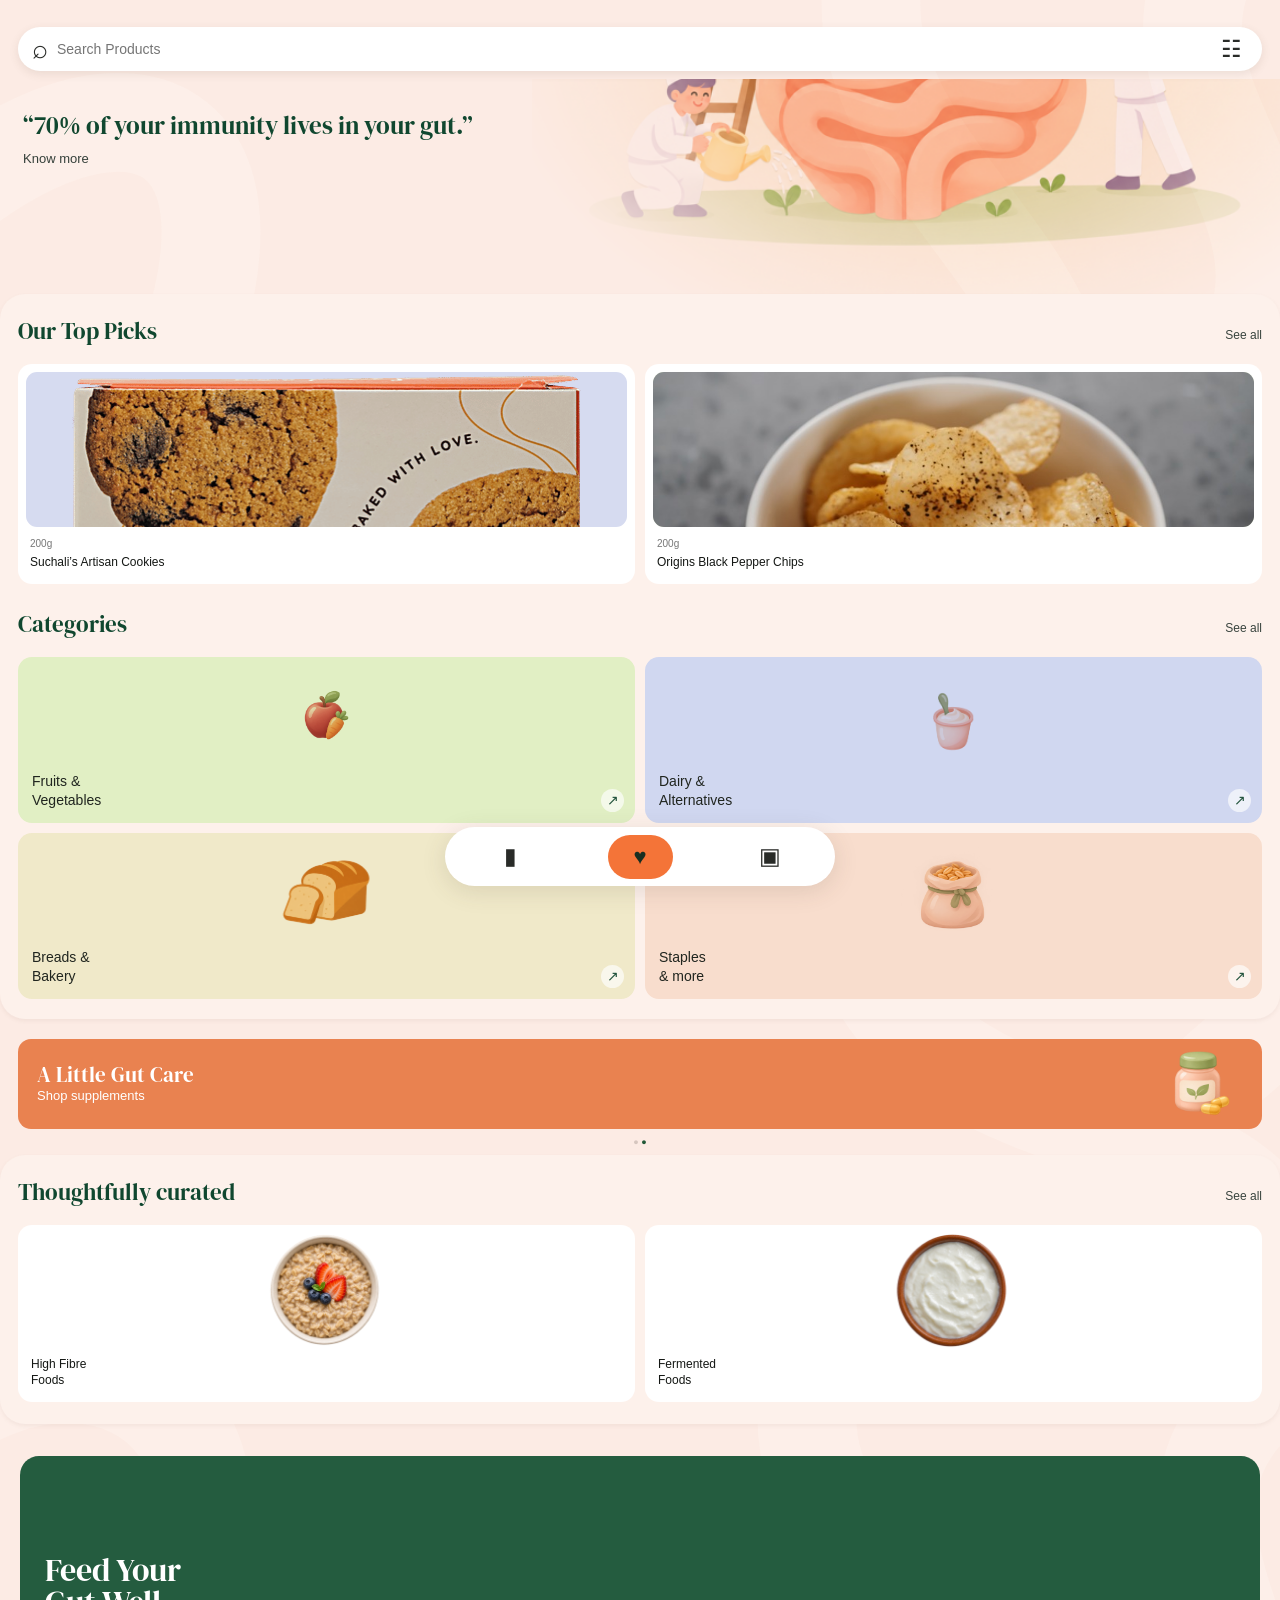
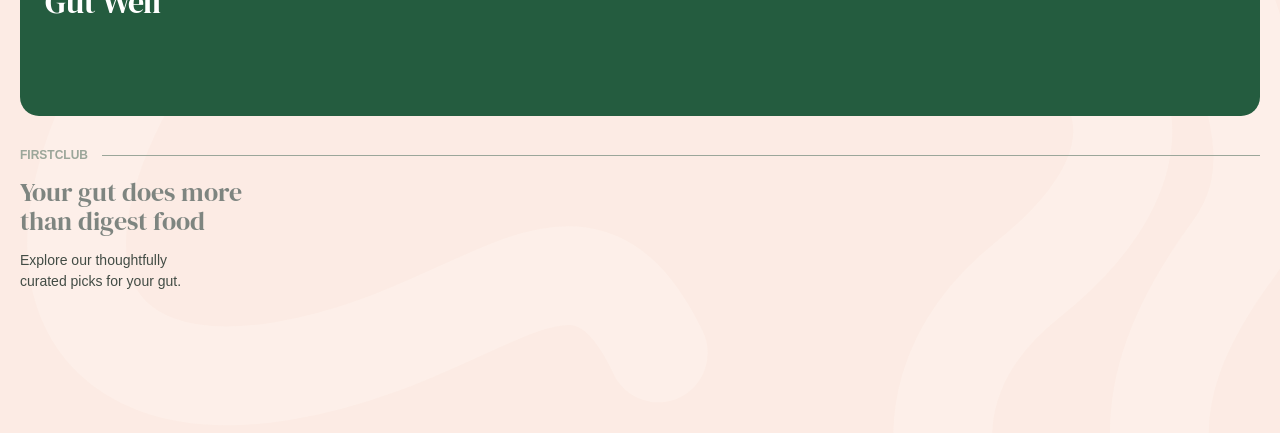
<file: design/firstclub-assignment/index.html>
<!doctype html><html lang="en"><head><meta charset="utf-8"><meta name="viewport" content="width=device-width,initial-scale=1,viewport-fit=cover"><meta name="theme-color" content="#fcebe4"><title>FirstClub | Gut Health Store</title><link rel="stylesheet" href="style.css?v=20261127-5"></head><body>
<main class="app"><header><div class="search"><span class="search-icon">⌕</span><input type="search" id="search" placeholder="Search Products" aria-label="Search Products"><button id="filter" aria-label="Filters">☷</button></div></header>
<section class="hero"><div class="hero-copy"><h1>“70% of your immunity lives in your gut.”</h1><a href="#gut-well">Know more</a></div><img src="assets/gut-care-hero-v2.png" alt="Illustration of a happy gut"></section>
<div class="body-panel"><section class="section picks"><div class="section-head"><h2>Our Top Picks</h2><button class="see-all">See all</button></div><div class="cards"><article class="product"><div class="product-img cookie"><img src="assets/chocolate-chip-cookies.jpg" alt="Suchali’s chocolate chip cookies"></div><small>200g</small><p>Suchali’s Artisan Cookies</p></article><article class="product"><div class="product-img chips"><img src="assets/black-pepper-chips.jpg" alt="Bowl of black pepper potato chips"></div><small>200g</small><p>Origins Black Pepper Chips</p></article></div></section>
<section class="section categories" id="categories"><div class="section-head"><h2>Categories</h2><button class="see-all">See all</button></div><div class="grid"><button class="category green" data-category="Fruits & Vegetables"><div class="category-illustration"><img src="assets/category-fruits-vegetables.png" alt=""></div><span>Fruits &amp;<br>Vegetables</span><span class="category-arrow" aria-hidden="true">↗</span></button><button class="category lavender" data-category="Dairy & Alternatives"><div class="category-illustration"><img src="assets/category-dairy-compact.png" alt=""></div><span>Dairy &amp;<br>Alternatives</span><span class="category-arrow" aria-hidden="true">↗</span></button><button class="category yellow" data-category="Breads & Bakery"><div class="category-illustration"><img src="assets/bread-category.png" alt=""></div><span>Breads &amp;<br>Bakery</span><span class="category-arrow" aria-hidden="true">↗</span></button><button class="category peach" data-category="Staples & more"><div class="category-illustration"><img src="assets/category-grains-sack.png" alt=""></div><span>Staples<br>&amp; more</span><span class="category-arrow" aria-hidden="true">↗</span></button></div></section></div>
<section class="supplement"><div><h2>A Little Gut Care</h2><p>Shop supplements</p></div><img src="assets/supplement-jar.png" alt=""></section><div class="dots">● <b>●</b></div>
<section class="section curated" id="collections"><div class="section-head"><h2>Thoughtfully curated</h2><button class="see-all">See all</button></div><div class="cards"><article class="curated-card"><img src="assets/cooked-oats-berries.png" alt="Bowl of oats"><p>High Fibre<br>Foods</p></article><article class="curated-card"><img src="assets/curd-bowl-top.png" alt="Bowl of curd"><p>Fermented<br>Foods</p></article></div></section>
<section class="last" id="gut-well"><div class="food-banner"><h2>Feed Your<br>Gut Well</h2></div><div class="footer-title"><b>FIRSTCLUB</b><span></span></div><h2>Your gut does more<br>than digest food</h2><p>Explore our thoughtfully<br>curated picks for your gut.</p></section></main>
<nav class="bottom" aria-label="Main navigation"><button id="home" aria-label="Saved">▮</button><button class="heart" id="heart" aria-label="Explore gut concerns">♥</button><button id="bag" aria-label="Shopping bag">▣</button></nav>
<dialog id="concern-dialog"><div class="modal"><button class="close" aria-label="Close">×</button><div id="choose"><h2>What’s bothering<br>your gut?</h2><div class="concerns"><button data-concern="Acidity"><img src="assets/acidity-illustration.png" alt=""><span>Acidity</span></button><button data-concern="Bloating"><img src="assets/bloating-illustration-v2.png" alt=""><span>Bloating</span></button><button data-concern="Constipation"><img src="assets/constipation-illustration.png" alt=""><span>Constipation</span></button></div></div><div id="detail" hidden><button class="back">←</button><p id="detail-copy"></p><button class="primary" id="shop">Shop Products</button><button class="primary" id="learn">Learn more</button><p id="detail-title"></p><img id="detail-img" alt="" hidden><p class="note" id="note" hidden></p></div></div></dialog><div id="toast" role="status"></div><script src="script.js"></script></body></html>
</file>
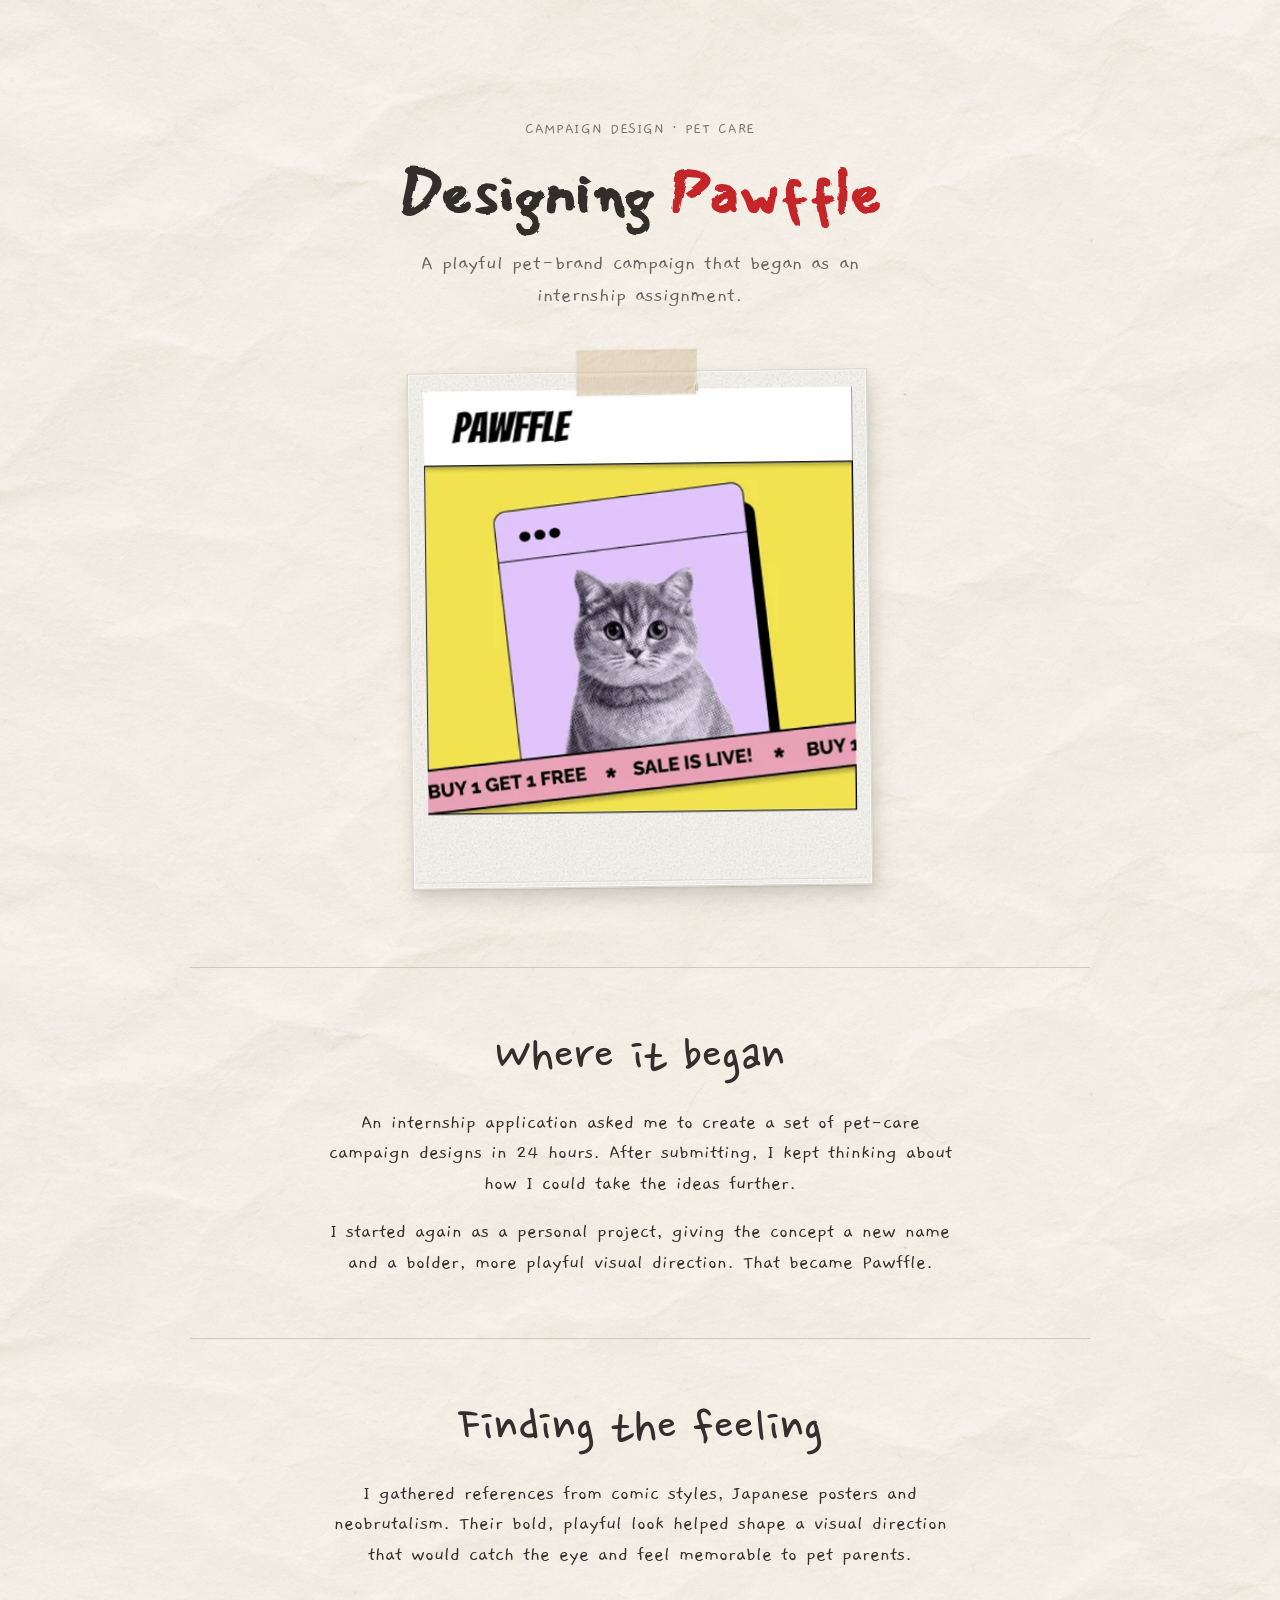
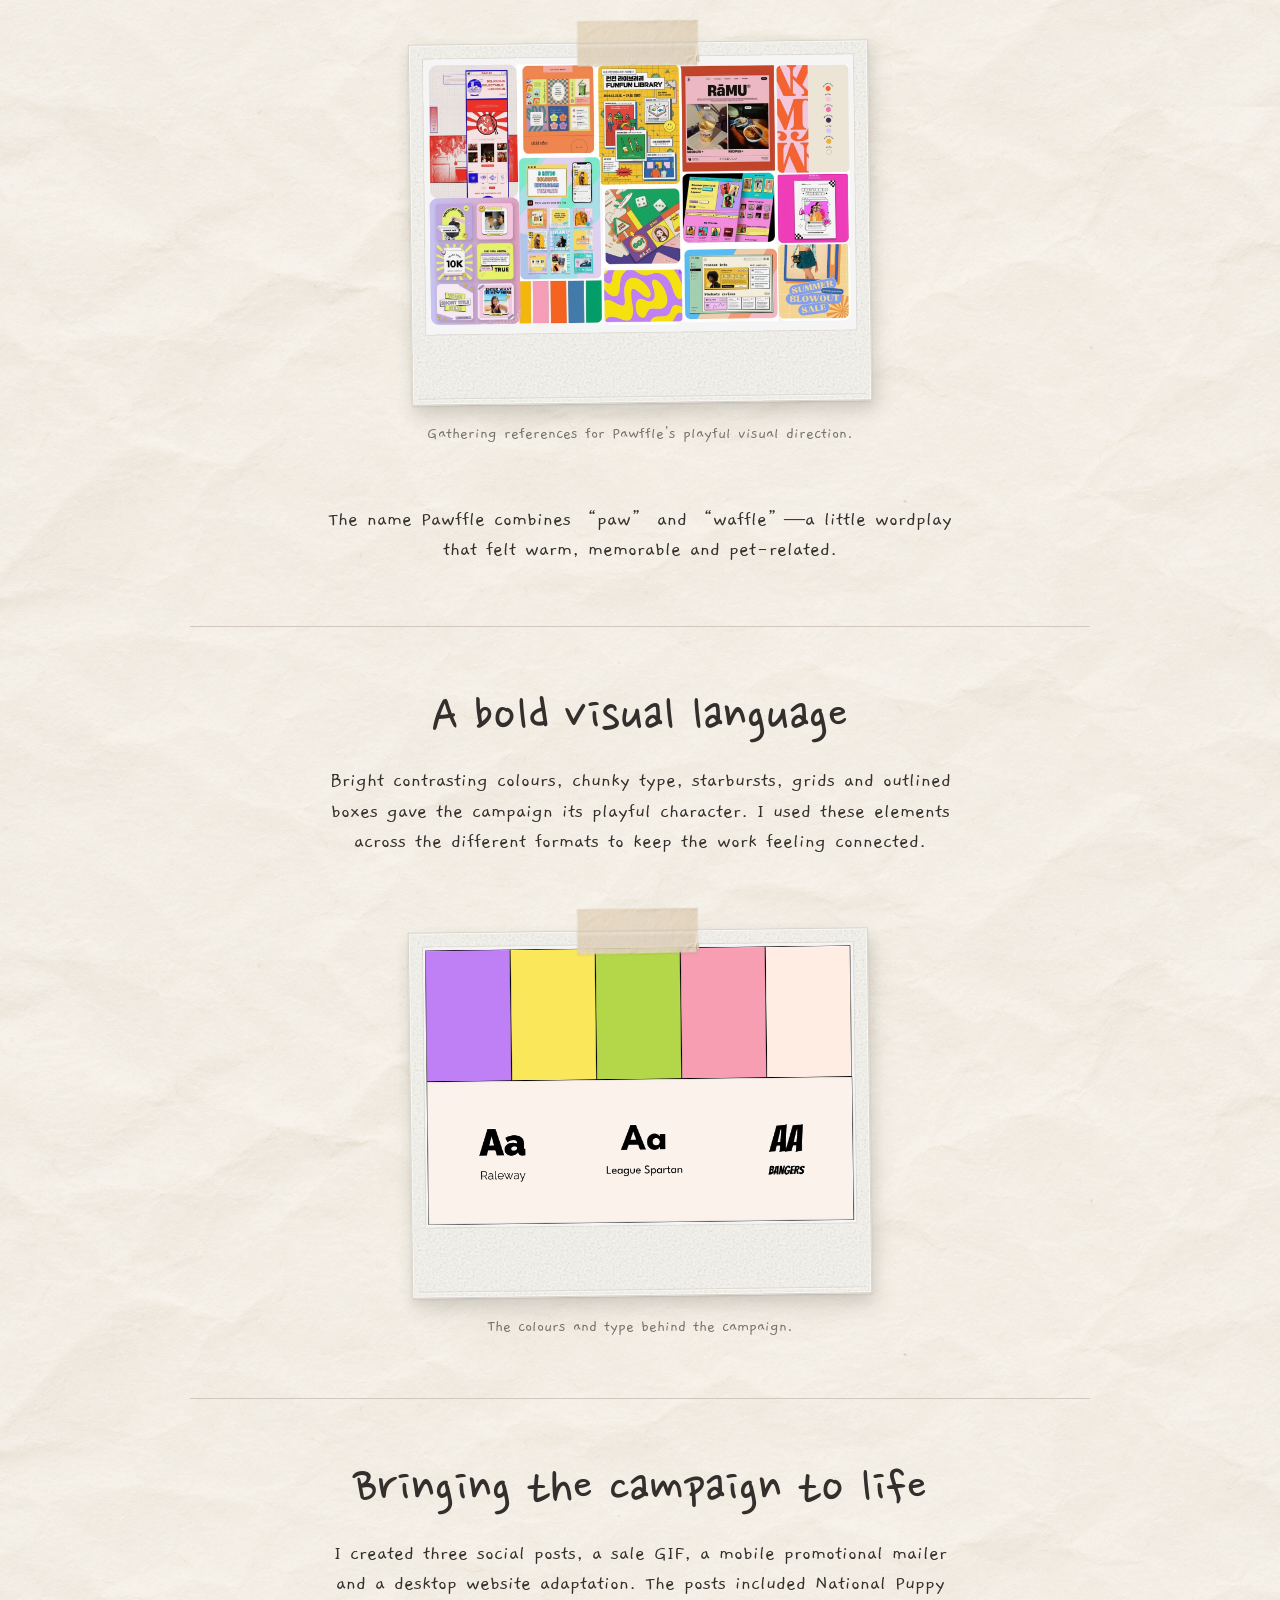
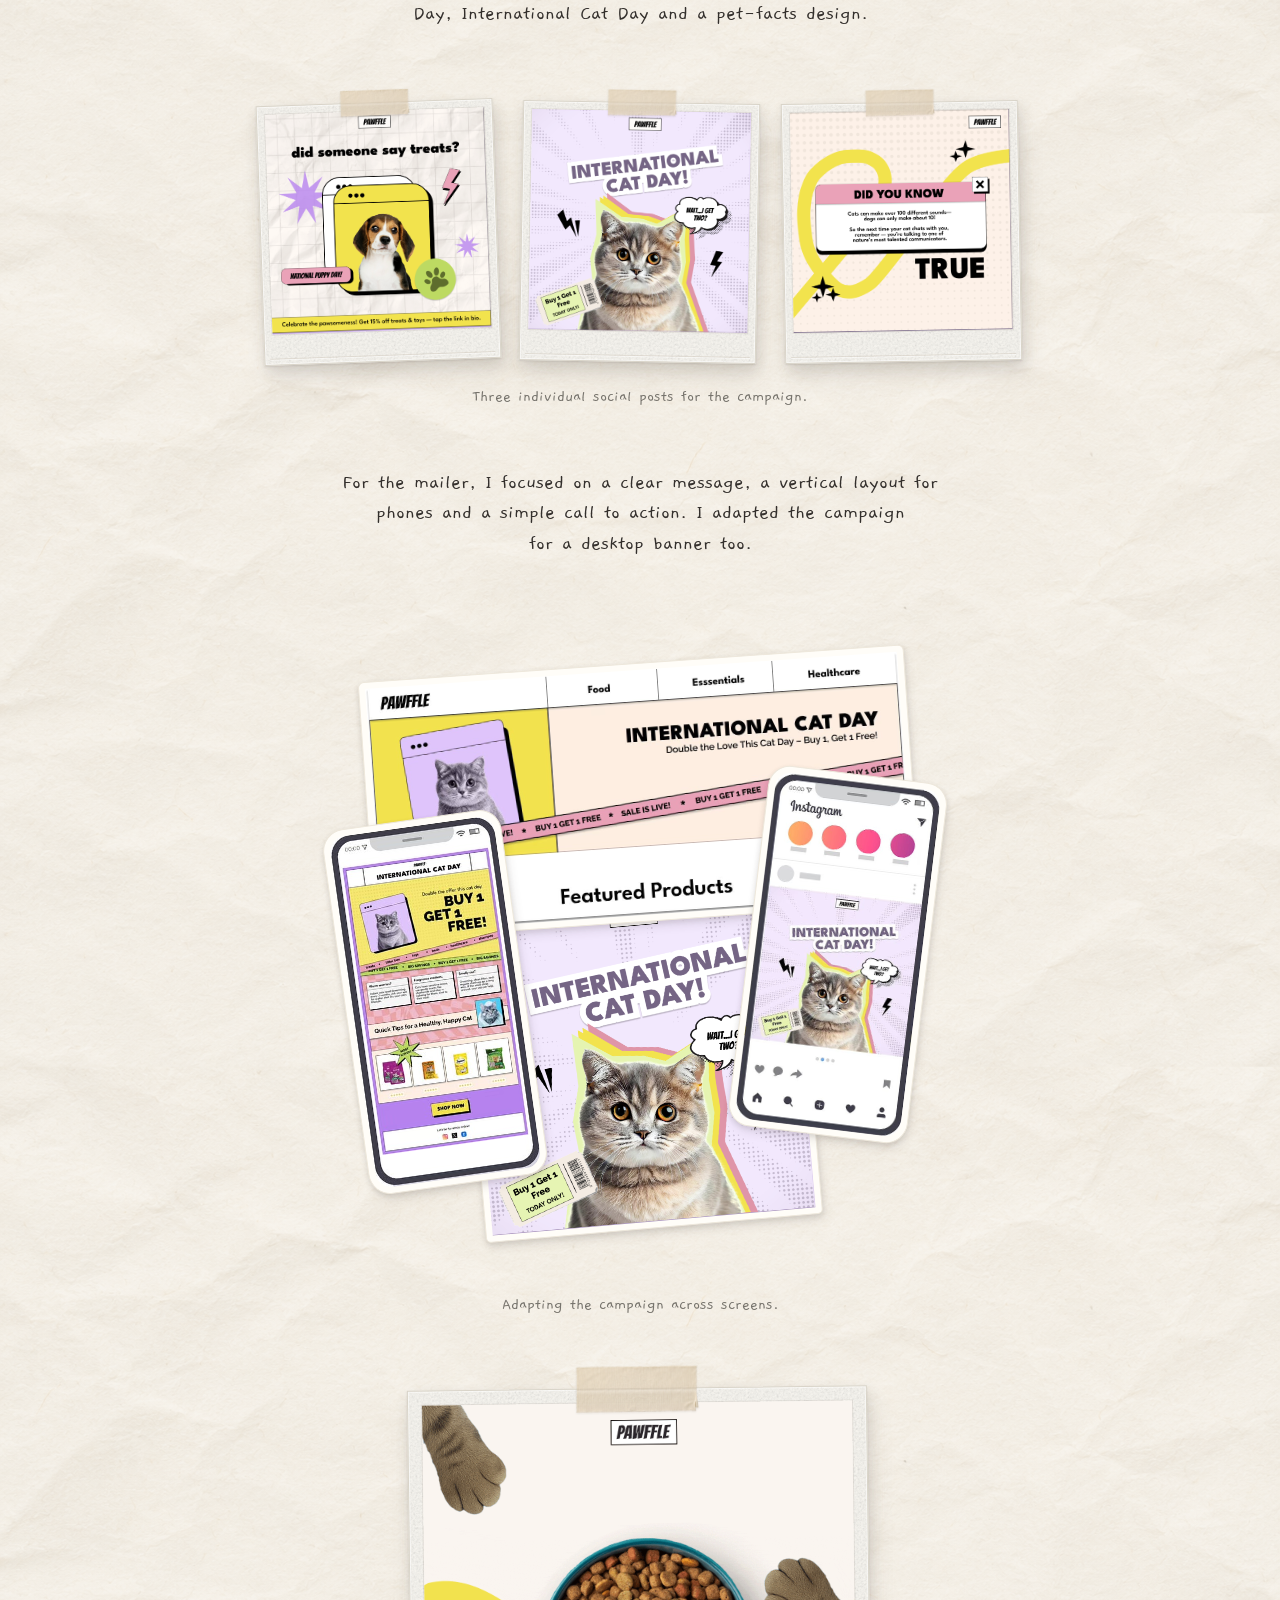
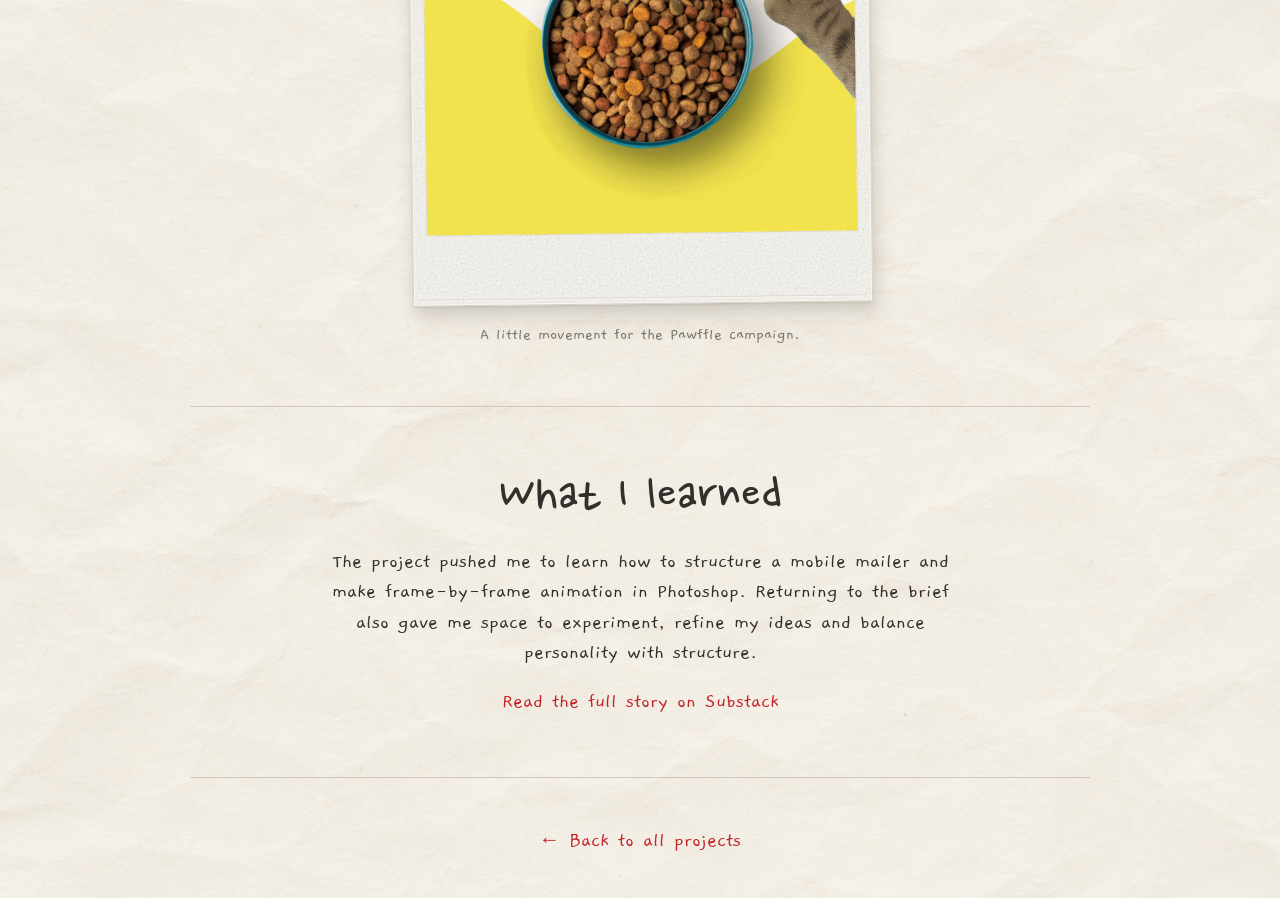
<file: design/pawffle/index.html>
<!DOCTYPE html>
<html lang="en" class="story-page">
<head>
  <meta charset="UTF-8">
  <meta name="viewport" content="width=device-width, initial-scale=1">
  <title>Pawffle — Khushi's Portfolio</title>
  <link rel="preload" href="../fonts/Gaegu-Regular-latin.woff2" as="font" type="font/woff2" crossorigin>
  <link rel="preload" href="../fonts/Mansalva-Regular-latin.woff2" as="font" type="font/woff2" crossorigin>
  <link rel="preload" href="../fonts/NanumPenScript-Regular-latin.woff2" as="font" type="font/woff2" crossorigin>
  <link rel="stylesheet" href="../style.css?v=319">
</head>
<body class="story pawffle-story">
  <svg width="0" height="0" aria-hidden="true" focusable="false"><filter id="soft-handwritten-edges" x="-5%" y="-10%" width="110%" height="120%"><feTurbulence type="fractalNoise" baseFrequency="0.075" numOctaves="2" seed="8" result="grain" /><feDisplacementMap in="SourceGraphic" in2="grain" scale="2.4" /></filter></svg>
  <!-- The same uneven handwritten effect used on the homepage. -->
  <svg width="0" height="0" aria-hidden="true" focusable="false">
    <filter id="handwritten-edges" x="-5%" y="-10%" width="110%" height="120%">
      <feTurbulence type="fractalNoise" baseFrequency="0.075" numOctaves="2" seed="8" result="grain" />
      <feDisplacementMap in="SourceGraphic" in2="grain" scale="3.8" />
    </filter>
    <filter id="pawffle-clarity" color-interpolation-filters="sRGB">
      <feConvolveMatrix order="3" kernelMatrix="0 -0.12 0 -0.12 1.48 -0.12 0 -0.12 0" edgeMode="duplicate" preserveAlpha="true" />
    </filter>
  </svg>

  <header>
    <p>CAMPAIGN DESIGN · PET CARE</p>
    <h1>Designing <span>Pawffle</span></h1>
    <p>A playful pet-brand campaign that began as an internship assignment.</p>
  </header>

  <main>
    <div class="story-polaroid story-cover compact-cover">
      <span class="photo-tape" aria-hidden="true"></span>
      <svg class="pawffle-cover-art" viewBox="6 0 574 566" role="img" aria-label="Pawffle campaign design with a cat on a yellow background">
        <image href="../images/pawffle-thumbnail.png" width="580" height="566" />
      </svg>
    </div>

    <section>
      <h2>Where it began</h2>
      <p>An internship application asked me to create a set of pet-care campaign designs in 24 hours. After submitting, I kept thinking about how I could take the ideas further.</p>
      <p>I started again as a personal project, giving the concept a new name and a bolder, more playful visual direction. That became Pawffle.</p>
    </section>

    <section>
      <h2>Finding the feeling</h2>
      <p>I gathered references from comic styles, Japanese posters and neobrutalism. Their bold, playful look helped shape a visual direction that would catch the eye and feel memorable to pet parents.</p>
      <figure class="pawffle-moodboard">
        <div class="story-polaroid"><span class="photo-tape" aria-hidden="true"></span><img src="../images/pawffle-moodboard.jpg" alt="Pawffle moodboard with colourful graphic design, poster and layout references" loading="lazy"></div>
        <figcaption>Gathering references for Pawffle's playful visual direction.</figcaption>
      </figure>
      <p>The name Pawffle combines “paw” and “waffle”—a little wordplay that felt warm, memorable and pet-related.</p>
    </section>

    <section>
      <h2>A bold visual language</h2>
      <p>Bright contrasting colours, chunky type, starbursts, grids and outlined boxes gave the campaign its playful character. I used these elements across the different formats to keep the work feeling connected.</p>
      <figure class="pawffle-moodboard">
        <div class="story-polaroid"><span class="photo-tape" aria-hidden="true"></span><img src="../images/pawffle-identity.png" alt="Pawffle colour palette and typography choices" loading="lazy"></div>
        <figcaption>The colours and type behind the campaign.</figcaption>
      </figure>
    </section>

    <section>
      <h2>Bringing the campaign to life</h2>
      <p>I created three social posts, a sale GIF, a mobile promotional mailer and a desktop website adaptation. The posts included National Puppy Day, International Cat Day and a pet-facts design.</p>
      <figure class="pawffle-social-gallery">
        <div class="pawffle-posts">
          <div class="story-polaroid"><span class="photo-tape" aria-hidden="true"></span><img class="pawffle-post-art" src="../images/pawffle-puppy-clear.png" alt="National Puppy Day social post" loading="lazy"></div>
          <div class="story-polaroid"><span class="photo-tape" aria-hidden="true"></span><img class="pawffle-post-art" src="../images/pawffle-cat-clear.png" alt="International Cat Day social post" loading="lazy"></div>
          <div class="story-polaroid"><span class="photo-tape" aria-hidden="true"></span><img class="pawffle-post-art" src="../images/pawffle-facts-clear.png" alt="Did you know pet facts social post" loading="lazy"></div>
        </div>
        <figcaption>Three individual social posts for the campaign.</figcaption>
      </figure>
      <p>For the mailer, I focused on a clear message, a vertical layout for phones and a simple call to action. I adapted the campaign<br class="pawffle-line-break"> for a desktop banner too.</p>
      <figure class="pawffle-interface-figure">
        <div class="pawffle-interface-stickers">
          <div class="pawffle-sticker pawffle-web-sticker">
            <svg class="pawffle-sticker-art" viewBox="100 95 1210 555" role="img" aria-label="Pawffle desktop website campaign banner"><image href="../images/pawffle-web.jpg" width="1366" height="1795" /></svg>
          </div>
          <div class="pawffle-sticker pawffle-mailer-sticker">
            <svg class="pawffle-sticker-art" viewBox="145 88 277 590" role="img" aria-label="Pawffle promotional mailer on a phone"><image href="../images/pawffle-mailer.jpg" width="1456" height="763" /></svg>
          </div>
          <div class="pawffle-sticker pawffle-cat-sticker">
            <img class="pawffle-sticker-art" src="../images/pawffle-cat-clear.png" alt="Pawffle International Cat Day social post" loading="lazy">
          </div>
          <div class="pawffle-sticker pawffle-phone-sticker">
            <svg class="pawffle-sticker-art" viewBox="507 810 395 830" role="img" aria-label="Pawffle International Cat Day social post on a phone"><image href="../images/pawffle-web.jpg" width="1366" height="1795" /></svg>
          </div>
        </div>
        <figcaption>Adapting the campaign across screens.</figcaption>
      </figure>
      <figure class="pawffle-animation">
        <div class="story-polaroid"><span class="photo-tape" aria-hidden="true"></span><img src="../images/pawffle-campaign.gif" alt="Animated Pawffle campaign featuring a bowl of pet food and cat paws" loading="lazy"></div>
        <figcaption>A little movement for the Pawffle campaign.</figcaption>
      </figure>
    </section>

    <section>
      <h2>What I learned</h2>
      <p>The project pushed me to learn how to structure a mobile mailer and make frame-by-frame animation in Photoshop. Returning to the brief also gave me space to experiment, refine my ideas and balance personality with structure.</p>
      <p><a href="https://khushigill.substack.com/p/how-i-turned-an-internship-assignment">Read the full story on Substack</a></p>
    </section>
  </main>

  <footer><a href="../">← Back to all projects</a></footer>
</body>
</html>
</file>
<file: style.css>
/* The whole page */
body {
  max-width: 900px;
  margin: 0 auto;
  padding: 40px 24px;
  background: #f8eee4;
  color: #381c17;
  font-family: Arial, sans-serif;
  line-height: 1.6;
  text-align: center;
}

/* The introduction */
header {
  padding: 60px 0 80px;
}

/* The illustration appears under a series of diagonal strokes. */
.intro-illustration {
  display: block;
  width: min(100%, 420px);
  overflow: visible;
  margin: 32px auto;
}

.sketch-stroke {
  fill: none;
  stroke: white;
  stroke-width: 110;
  stroke-linecap: round;
  stroke-linejoin: round;
  stroke-dasharray: 100;
  stroke-dashoffset: 100;
  animation: draw-art 5s linear forwards;
}

@keyframes draw-art {
  to { stroke-dashoffset: 0; }
}

@media (prefers-reduced-motion: reduce) {
  .sketch-stroke { animation: none; stroke-dashoffset: 0; }
}

h1, h2, h3 {
  font-family: Georgia, serif;
  font-weight: normal;
}

h1 {
  font-size: 64px;
  line-height: 1.1;
}

header p {
  max-width: 600px;
  margin-left: auto;
  margin-right: auto;
}

/* Projects and notes */
section {
  border-top: 1px solid #bfc1b6;
  padding: 32px 0 60px;
}

h2 {
  font-size: 36px;
}

h3 {
  font-size: 24px;
}

article {
  padding: 16px 0 32px;
}

/* A project on the home page */
.project-link {
  color: inherit;
  text-decoration: none;
}

.project-link:hover h3, .project-link:focus-visible h3 {
  color: #c42529;
}

.project-image {
  width: 100%;
  aspect-ratio: 16 / 9;
  object-fit: cover;
  object-position: center;
}

/* Temporary space for another project */
.image-placeholder {
  display: grid;
  place-items: center;
  min-height: 280px;
  background: #e4e6da;
  color: #74776d;
}

.image-placeholder-second {
  background: #e9dfd5;
}

/* Project story page */
.story {
  max-width: 760px;
  text-align: center;
}

.story header {
  padding: 50px 0 40px;
}

.story h1 {
  font-size: clamp(42px, 8vw, 64px);
}

.story img {
  display: block;
  width: 100%;
  height: auto;
}

.story section {
  padding: 24px 0 36px;
}

.story figure {
  margin: 32px 0;
}

.story figcaption {
  color: #74776d;
  font-size: 14px;
  margin-top: 12px;
}


/* The small line at the bottom */
footer {
  border-top: 1px solid #bfc1b6;
  padding-top: 24px;
  color: #74776d;
}

@font-face {
  font-family: 'Gaegu';
  src: url('fonts/Gaegu-Regular.ttf') format('truetype');
  font-weight: 400;
  font-display: swap;
}

@font-face {
  font-family: 'Gaegu';
  src: url('fonts/Gaegu-Bold.ttf') format('truetype');
  font-weight: 700;
  font-display: swap;
}

@font-face {
  font-family: 'Sedgwick Ave Display';
  src: url('fonts/SedgwickAveDisplay-Regular.ttf') format('truetype');
  font-weight: 400;
  font-display: swap;
}

@font-face {
  font-family: 'DynaPuff';
  src: url('fonts/DynaPuff.ttf') format('truetype');
  font-weight: 400 700;
  font-display: swap;
}

@font-face {
  font-family: 'Gloria Hallelujah';
  src: url('fonts/GloriaHallelujah.ttf') format('truetype');
  font-weight: 400;
  font-display: swap;
}

@font-face {
  font-family: 'Nanum Pen Script';
  src: url('fonts/NanumPenScript-Regular.ttf') format('truetype');
  font-weight: 400;
  font-display: swap;
}

@font-face {
  font-family: 'Mansalva';
  src: url('fonts/Mansalva-Regular.ttf') format('truetype');
  font-weight: 400;
  font-display: swap;
}

@font-face {
  font-family: 'Caveat';
  src: url('fonts/Caveat.ttf') format('truetype');
  font-weight: 400 700;
  font-display: swap;
}

/* Home page: a simple scrapbook-inspired look */
html.home-page {
  background-color: #f7f5f0;
  background-image: linear-gradient(#f7f5f0a6, #f7f5f0a6), url("images/crumpled-paper.png");
  background-position: center top;
  background-size: auto, 100% auto;
  background-repeat: repeat, repeat-y;
}

.home {
  max-width: 1160px;
  padding: 28px 40px 0;
  background: transparent;
  color: #332f2c;
}

.home .topline {
  display: flex;
  align-items: center;
  justify-content: space-between;
  border-bottom: 1px solid #d5cbc4;
  padding-bottom: 22px;
}

.home .signature {
  color: inherit;
  font: 400 26px 'Gaegu', cursive;
  text-decoration: none;
}

.home .signature span, .home .red-star { color: #c42529; }
.home nav { display: flex; gap: 32px; }
.home nav a { color: inherit; font: 400 19px/1.2 'Gaegu', cursive; text-decoration: none; }
.home nav a:hover, .home nav a:focus-visible { color: #c42529; }

.home header {
  padding: 100px 0 110px;
}

.home .intro-note, .home .hand-note, .home .intro-link, .home .project-action {
  font-family: 'Gaegu', cursive;
}

.home .intro-note {
  font-size: 18px;
  transform: rotate(-3deg);
}

.home .intro-note span { color: #c42529; font-size: 28px; }
.home h1 {
  margin: 22px 0;
  font: 400 clamp(52px, 8vw, 88px)/1.15 'Mansalva', cursive;
  letter-spacing: 0.02em;
  -webkit-text-stroke: 2.2px currentColor;
  filter: url(#handwritten-edges);
}
.home h1 span { color: #c42529; }
.home .intro-description { color: #676660; font-size: 16px; }
.home .intro-link {
  display: inline-block;
  margin-top: 34px;
  color: #c42529;
  font-size: 18px;
  text-decoration: none;
}
.home .work-section, .home .home-section { border-top: 1px solid #d2c7bf; }
.home .work-section { padding: 72px 0; }
.home .section-title {
  display: flex;
  flex-direction: column;
  align-items: center;
  gap: 8px;
  text-align: center;
}
.home .section-label, .home .project-category {
  font: 400 16px/1.3 'Gaegu', cursive;
  letter-spacing: .04em;
  color: #77746d;
}
.home .section-title h2, .home .home-section h2 {
  margin: 12px 0 0;
  font: 400 clamp(34px, 4.5vw, 52px)/1.2 'Nanum Pen Script', cursive;
}
.home .section-title h2 { font-size: clamp(56px, 6.5vw, 82px); }
.home .section-title h2 em { color: #c42529; font-style: normal; }
.home .section-title h2 span { display: inline-block; color: #c42529; font-size: .55em; margin-left: 0.2em; transform: translateY(-0.25em); }
.home .hand-note { color: #c42529; font-size: 18px; transform: rotate(4deg); }
.home .project-grid {
  display: grid;
  grid-template-columns: repeat(3, minmax(0, 1fr));
  gap: 36px;
  max-width: 960px;
  text-align: center;
  margin: 52px auto 0;
}
.home article { padding: 0; }
.home .image-frame {
  position: relative;
  padding: 15px 15px 52px;
  background-color: #eeeae2;
  background-image: url("images/paper-grain.svg?v=2"), linear-gradient(115deg, #f7f5ef 0%, #e9e6de 58%, #f3f0e9 100%);
  background-repeat: repeat, no-repeat;
  border: 1px solid #d9d4c9;
  border-radius: 2px 1px 2px 1px;
  box-shadow: 0 1px 2px #403a3022, 1px 5px 10px #403a301c, 3px 13px 22px #403a3014, inset 0 0 0 1px #ffffff80;
  transform: rotate(-1deg);
}
/* The darker fold follows the top edge of the photo frame. */
.home .photo-tape,
.story .photo-tape {
  position: absolute;
  z-index: 1;
  top: -28px;
  left: 50%;
  width: 120px;
  height: 56px;
  transform: translateX(-50%);
  background: url("images/cream-paper-tape.png") center / contain no-repeat;
  opacity: 0.9;
  filter: drop-shadow(0 1px 1px #544b3b20);
  pointer-events: none;
}
.home .photo-tape::after,
.story .photo-tape::after {
  content: "";
  position: absolute;
  inset: 0;
  background: linear-gradient(to bottom,
    transparent 0%, transparent 48%,
    #685d4820 50%, #ffffff30 52%, #8a7c6010 57%, transparent 100%);
  -webkit-mask: url("images/cream-paper-tape.png") center / contain no-repeat;
  mask: url("images/cream-paper-tape.png") center / contain no-repeat;
}
.home .image-frame::after {
  content: "";
  position: absolute;
  left: 5px;
  right: 5px;
  bottom: 5px;
  border-bottom: 1px solid #cfc8bb80;
  box-shadow: 0 1px #ffffff85;
  pointer-events: none;
}
.home .next-project .image-frame { transform: rotate(1deg); }
.home .project-image { display: block; width: 100%; aspect-ratio: 1 / 1; object-fit: cover; box-shadow: 0 0 0 1px #574a3b18; }
.home .pawffle-thumbnail { height: auto; aspect-ratio: 1 / 1; }
.home .project-category { margin: 52px 0 8px; }
.home article h3 { font: 400 30px 'Gaegu', cursive; margin: 0 0 8px; }
.home article p:not(.project-category) { color: #676660; font-size: 14px; margin: 0; }
.home .project-action { display: inline-block; margin-top: 14px; color: #c42529; font-size: 17px; }
.home .image-placeholder { min-height: 0; aspect-ratio: 1 / 1; background: #e9e2da; color: #77746d; font-size: 13px; }
.home .home-section { padding: 55px 0 70px; }
.home .contact-links { display: flex; justify-content: center; align-items: center; flex-wrap: wrap; gap: 22px; margin: 46px auto 8px; }
.home .contact-links a { display: flex; flex-direction: column; align-items: center; justify-content: center; gap: 12px; width: 116px; min-height: 110px; color: inherit; font: 400 20px/1.2 'Gaegu', cursive; text-decoration: none; }
.home .contact-links a:hover, .home .contact-links a:focus-visible { color: #c42529; }
.home .contact-links svg { display: block; width: 64px; height: 64px; padding: 14px; box-sizing: border-box; color: #c42529; background: #fcfaf5; border: 1px solid #e2ddd3; border-radius: 12px; box-shadow: 0 2px 4px #403a3025; transform: rotate(-4deg); }
.home .contact-links a:nth-child(even) svg { transform: rotate(4deg); }
.home .contact-links a:nth-child(1) svg { color: #c42529; }
.home .contact-links a:nth-child(2) svg { color: #0a66c2; }
.home .contact-links a:nth-child(3) svg { color: #1769ff; }
.home .contact-links a:nth-child(4) svg { color: #ff6719; }
@media (max-width: 640px) {
  .home .contact-links { gap: 14px; }
  .home .contact-links a { width: 100px; min-height: 100px; font-size: 18px; }
}
.home .home-section h2 { line-height: 1; }
.home .about-intro { color: #676660; font: 400 20px/1.25 'Gaegu', cursive; margin: 32px auto 0; }
.home #about { padding: 70px 0; }
.home #about > p.about-intro { margin: 40px auto 0; }
.home .about-preview { display: block; position: relative; box-sizing: border-box; width: min(300px, 75%); margin: 40px auto 0; padding: 10px 10px 48px; background: #f7f5ef url("images/paper-grain.svg?v=2") repeat; border: 1px solid #d9d4c9; box-shadow: 0 1px 2px #403a3020, 2px 7px 14px #403a3020, 4px 15px 24px #403a3016, inset 0 0 0 1px #ffffff90; transform: rotate(-0.7deg); }
.home .about-preview::after { content: ""; position: absolute; right: 5px; bottom: 5px; left: 5px; border-bottom: 1px solid #cfc8bb80; box-shadow: 0 1px #ffffff85; pointer-events: none; }
.home .about-image-crop { display: block; aspect-ratio: 1; overflow: hidden; }
.home .about-preview img { display: block; width: 100%; height: 100%; object-fit: cover; transform: scale(1.15); }
.home .about-preview img { transform: scale(1.38); transform-origin: 57% 50%; filter: grayscale(100%); }
.home .about-preview .photo-tape { width: 80px; height: 40px; top: -20px; }
.story.about-story .about-photo-stack { columns: 4; column-gap: 24px; max-width: 940px; margin: 70px auto 10px; }
.story.about-story .about-photo-stack figure { position: relative; display: inline-block; box-sizing: border-box; width: 100%; margin: 12px 0 24px; padding: 8px 8px 30px; background: #f7f5ef url("images/paper-grain.svg?v=2") repeat; border: 1px solid #d9d4c9; box-shadow: 0 1px 2px #403a3020, 2px 7px 14px #403a3020, 4px 15px 24px #403a3016, inset 0 0 0 1px #ffffff90; break-inside: avoid; transform: rotate(-1deg); }
.story.about-story .about-photo-stack figure:nth-child(even) { transform: rotate(1deg); }
.story.about-story .about-photo-stack figure:nth-child(3n) { transform: rotate(-1.7deg); }
.story.about-story .about-photo-stack figure::before { content: ""; position: absolute; z-index: 1; width: 70px; height: 38px; left: 50%; top: -19px; transform: translateX(-50%); background: url("images/cream-paper-tape.png") center / contain no-repeat; opacity: .9; filter: drop-shadow(0 1px 1px #544b3b20); pointer-events: none; }
.story.about-story .about-photo-stack img { display: block; width: 100%; height: auto; }
/* Photographs clipped to a softly sagging string, like a small photo display. */
.story.about-story .about-photo-stack { columns: auto; display: grid; gap: 52px; }
.story.about-story .photo-string { position: relative; display: grid; grid-template-columns: repeat(4, minmax(0, 1fr)); gap: 24px; align-items: start; isolation: isolate; }
.story.about-story .photo-string::before { content: ""; position: absolute; z-index: -1; top: 0; left: -2%; right: -2%; height: 34px; background: url("data:image/svg+xml,%3Csvg xmlns='http://www.w3.org/2000/svg' viewBox='0 0 1000 34' preserveAspectRatio='none'%3E%3Cpath d='M0 7 Q500 48 1000 7' fill='none' stroke='%23ab9271' stroke-width='2.5'/%3E%3C/svg%3E") center / 100% 100% no-repeat; filter: drop-shadow(0 2px 1px #66533b55); }
.story.about-story .about-photo-stack figure { margin: 16px 0 0; }
.story.about-story .about-photo-stack figure:nth-child(2) { margin-top: 24px; }
.story.about-story .about-photo-stack figure:nth-child(3) { margin-top: 24px; }
.story.about-story .about-photo-stack figure::before { width: 15px; height: 43px; top: -22px; border-radius: 2px; background: linear-gradient(90deg, #765337 0%, #b68859 23%, #e1bf8e 43%, #93704c 50%, #d2ab79 63%, #916b46 100%); box-shadow: 2px 3px 3px #46352555, inset 0 1px #f4dfbb; filter: none; opacity: 1; transform: translateX(-50%) rotate(2deg); }
.story.about-story .about-story-photos { display: flex; align-items: flex-start; justify-content: center; gap: 28px; margin: 60px auto 20px; max-width: 800px; }
.story.about-story .about-story-photos figure { width: 30%; margin: 0; }
.story.about-story .about-story-photos .story-polaroid { padding: 9px 9px 35px; transform: rotate(-2deg); }
.story.about-story .about-story-photos figure:nth-child(2) .story-polaroid { transform: rotate(2deg); }
.story.about-story .about-story-photos figure:nth-child(3) .story-polaroid { transform: rotate(-1deg); }
.story.about-story .about-story-photos img { display: block; width: 100%; height: auto; }
.story.about-story .about-story-photos .photo-tape { width: 64px; height: 32px; top: -16px; }
@media (max-width: 640px) {
  .story.about-story .about-photo-stack { gap: 32px; }
  .story.about-story .photo-string { grid-template-columns: repeat(2, minmax(0, 1fr)); gap: 40px 16px; }
  .story.about-story .photo-string figure:nth-child(3)::after { content: ""; position: absolute; z-index: -1; top: -3px; left: -5%; width: 215%; border-top: 3px solid #ab9271; transform: rotate(-1deg); }
  .story.about-story .about-photo-stack figure { margin-bottom: 0; padding: 6px 6px 22px; }
  .story.about-story .about-story-photos { gap: 12px; margin-top: 44px; }
  .story.about-story .about-story-photos figure { width: 31%; }
  .story.about-story .about-story-photos .story-polaroid { padding: 5px 5px 18px; }
  .story.about-story .about-story-photos .photo-tape { width: 40px; height: 22px; top: -11px; }
}
.home .about-photos { display: flex; justify-content: center; align-items: center; gap: 24px; max-width: 700px; margin: 52px auto 0; }
.home .about-photo { position: relative; width: 30%; margin: 0; padding: 9px 9px 28px; background: #f3f0e9; box-shadow: 0 3px 9px #403a3030; transform: rotate(-2deg); }
.home .about-photo:nth-child(2) { transform: rotate(2deg); }
.home .about-photo:nth-child(3) { transform: rotate(-1deg); }
.home .about-photo img { display: block; width: 100%; height: auto; }
.home .about-photo .photo-tape { width: 64px; height: 32px; top: -16px; }
.home .home-section > p:last-child { color: #676660; margin: 4px 0 0; }
.home .intro-description,
.home article p:not(.project-category),
.home .home-section > p:last-child {
  font-family: 'Gaegu', cursive;
  font-size: 20px;
  line-height: 1.15;
}
.home footer { display: flex; justify-content: space-between; padding: 24px 0 35px; font-size: 13px; }
.home footer span:last-child { font-family: 'Gaegu', cursive; }

@media (max-width: 640px) {
  .home { padding: 22px 20px 0; }
  .home .about-photos { gap: 10px; margin-top: 40px; }
  .home .about-photo { width: 31%; padding: 5px 5px 16px; }
  .home .about-photo .photo-tape { width: 40px; height: 22px; top: -11px; }
  .home nav { gap: 18px; }
  .home header { padding: 85px 0; }
  .home .hand-note { font-size: 15px; }
  .home .project-grid { grid-template-columns: 1fr; max-width: 340px; gap: 54px; }
}

/* DesiCanteen: the same scrapbook feel, with room to read the story. */
html.story-page {
  background-color: #f7f5f0;
  background-image: linear-gradient(#f7f5f0a6, #f7f5f0a6), url("images/crumpled-paper.png");
  background-position: center top;
  background-size: auto, 100% auto;
  background-repeat: repeat, repeat-y;
}
.story {
  max-width: 1160px;
  padding: 28px 40px 0;
  background: transparent;
  color: #332f2c;
  font-family: 'Gaegu', cursive;
  font-size: 21px;
  line-height: 1.45;
}
.story > a, .story footer a, .story section a {
  color: #c42529;
  text-decoration: none;
}
.story a:hover { color: #8f1c20; }
.story header { padding: 60px 0; }
.story header p:first-child {
  margin-top: 0;
  color: #77746d;
  font-size: 16px;
  letter-spacing: .04em;
}
.story h1 {
  margin: 18px 0;
  font: 400 clamp(20px, 5.8vw, 60px)/1.1 'Mansalva', cursive;
  white-space: nowrap;
  -webkit-text-stroke: 2.2px currentColor;
  filter: url(#handwritten-edges);
}
.story h1 span { color: #c42529; }
.story header p:last-child { margin-bottom: 0; color: #676660; font-size: 22px; }
.story .pawffle-cover-art { display: block; width: 100%; height: auto; aspect-ratio: 1 / 1; filter: url(#pawffle-clarity); }
/* Each photo sits in its own paper frame with a piece of tape. */
.story .story-polaroid {
  position: relative;
  box-sizing: border-box;
  width: 100%;
  max-width: 620px;
  margin: 0 auto;
  padding: 14px 14px 70px;
  background: #f7f5ef url("images/paper-grain.svg?v=2") repeat;
  border: 1px solid #d9d4c9;
  box-shadow: 0 1px 2px #403a3020, 2px 7px 14px #403a3020, 4px 15px 24px #403a3016, inset 0 0 0 1px #ffffff90;
  transform: rotate(-0.7deg);
}
.story .story-polaroid::after {
  content: "";
  position: absolute;
  right: 5px;
  bottom: 5px;
  left: 5px;
  border-bottom: 1px solid #cfc8bb80;
  box-shadow: 0 1px #ffffff85;
  pointer-events: none;
}
.story .story-polaroid img {
  display: block;
  width: 100%;
  height: auto;
  box-shadow: 0 0 0 1px #574a3b1a;
}
.story .story-polaroid .photo-tape { width: clamp(120px, 31%, 190px); height: 76px; top: -38px; }
.story .story-cover { max-width: 520px; margin: 0 auto 80px; }
.story .compact-cover { max-width: 460px; }
.story .story-cover img { aspect-ratio: 1 / 1; object-fit: cover; object-position: center; }
.story .research-photo .story-polaroid { max-width: 460px; }
.story figure:nth-of-type(even) .story-polaroid { transform: rotate(0.7deg); }
.story section { border-top: 1px solid #d2c7bf; padding: 60px 0; }
.story section > :last-child { margin-bottom: 0; }
.story section h2 {
  margin: 0 0 18px;
  font: 400 clamp(38px, 5vw, 56px)/1.1 'Nanum Pen Script', cursive;
}
.story section p { max-width: 640px; margin: 18px auto; }
.story figure { max-width: 760px; margin: 72px auto 60px; }
.story .moodboard-pair {
  display: grid;
  grid-template-columns: repeat(2, minmax(0, 1fr));
  gap: 44px;
  max-width: 760px;
  margin: 72px auto 60px;
}
.story .moodboard-pair figure { margin: 0; }
.story .moodboard-pair .story-polaroid { padding: 10px 10px 48px; }
.story .moodboard-pair .story-polaroid img {
  width: 100%;
  aspect-ratio: 4 / 3;
  object-fit: contain;
  background: #f5f2eb;
}
.story .moodboard-pair figure:first-child .story-polaroid { transform: rotate(-0.8deg); }
.story .moodboard-pair figure:last-child .story-polaroid { transform: rotate(0.8deg); }
/* A wall of overlapping Polaroids for the final mockups. */
.story .mockup-collection { position: relative; max-width: 1020px; }
.story .mockup-wall {
  position: relative;
  isolation: isolate;
  width: calc(100% - 220px);
  max-width: 800px;
  aspect-ratio: 4 / 5.2;
  margin: 0 auto clamp(-120px, -12vw, -75px);
}
.story .mockup-wall .story-polaroid.mockup-photo {
  position: absolute;
  box-sizing: border-box;
  max-width: none;
  margin: 0;
  padding: 7px 7px 4px;
  border-radius: 1px 2px 2px 1px;
  box-shadow: 0 1px 2px #403a301c, 1px 4px 7px #403a3018, inset 0 0 0 1px #ffffffa0;
}
/* The lower paper border grows with the width of each photo. */
.story .mockup-wall .story-polaroid.mockup-photo::after {
  position: static;
  display: block;
  width: 100%;
  height: auto;
  aspect-ratio: 7 / 1;
  border-bottom: 1px solid #cfc8bb80;
  box-shadow: 0 1px #ffffff85;
}
/* A soft shadow below the lower edge makes the paper feel gently lifted. */
.story .mockup-wall .story-polaroid.mockup-photo::before {
  content: "";
  position: absolute;
  z-index: -1;
  left: 8%;
  right: 8%;
  bottom: -9px;
  height: 16px;
  background: radial-gradient(ellipse, #403a3036 0%, #403a3014 48%, transparent 75%);
  filter: blur(3px);
  pointer-events: none;
}
/* A loose, overlapping collection of larger mockup photos. */
.story .mockup-wall .story-polaroid.mockup-photo-2 { left: 24%; top: 1%; width: 49%; transform: rotate(-4deg); z-index: 2; }
.story .mockup-wall .story-polaroid.mockup-photo-3 { left: 52%; top: 14%; width: 43%; transform: rotate(6deg); z-index: 3; }
.story .mockup-wall .story-polaroid.mockup-photo-5 { left: 2%; top: 19%; width: 48%; transform: rotate(-7deg); z-index: 4; }
.story .mockup-wall .story-polaroid.mockup-photo-7 { left: 28%; top: 31%; width: 51%; transform: rotate(2deg); z-index: 5; }
.story .mockup-wall .story-polaroid.mockup-photo-8 { left: 65%; top: 37%; width: 42%; transform: rotate(7deg); z-index: 2; }
.story .mockup-wall .story-polaroid.mockup-photo-4 { left: 2%; top: 60%; width: 34%; transform: rotate(-7deg); z-index: 3; }
.story .mockup-wall .story-polaroid.mockup-photo-9 { left: 3%; top: 46%; width: 46%; transform: rotate(-5deg); z-index: 3; }
.story .mockup-wall .story-polaroid.mockup-photo-11 { left: 35%; top: 54%; width: 51%; transform: rotate(4deg); z-index: 4; }
.story .mockup-wall .story-polaroid.mockup-photo-12 { left: 12%; top: 68%; width: 53%; transform: rotate(-3deg); z-index: 3; }
.story .mockup-wall .mockup-image {
  display: block;
  width: 100%;
  height: auto;
  overflow: hidden;
  box-shadow: 0 0 0 1px #51483b20;
}
/* The five colours are sampled from the original palette image. */
.story .mockup-wall .palette-swatch {
  aspect-ratio: 230 / 117;
  background: linear-gradient(to right,
    #824131 0% 20%, #d89162 20% 40%, #ffe9db 40% 60%,
    #bab697 60% 80%, #737963 80% 100%);
}
.story .mockup-wall .photo-tape { width: 76px; height: 38px; top: -19px; opacity: .82; }
.story .mockup-wall .mockup-photo:nth-child(3n + 1) .photo-tape { left: 46%; transform: translateX(-50%) rotate(-2deg); }
.story .mockup-wall .mockup-photo:nth-child(3n + 2) .photo-tape { left: 54%; transform: translateX(-50%) rotate(2deg); }
.story .mockup-annotations { font: 400 19px/1.15 'Gaegu', cursive; color: #c42529; }
.story .mockup-note { position: absolute; width: 100px; z-index: 5; pointer-events: none; }
.story .mockup-note svg { display: block; width: 65px; height: 45px; margin: 3px auto 0; fill: none; stroke: currentColor; stroke-width: 2.4; stroke-linecap: round; stroke-linejoin: round; }
.story .mockup-note-one { left: 35px; top: 2%; transform: rotate(-4deg); }
.story .mockup-note-two { right: 0; top: 25%; transform: rotate(3deg); }
.story .mockup-note-three { left: 6px; top: 73%; transform: rotate(-3deg); }
.story .mockup-note-three svg { transform: translateX(22px); }
.story .mockup-collection figcaption { margin-top: 28px; }

/* Black-and-white logos sit directly on the paper like ink. */
.story .logo-stamp img {
  width: min(100%, 470px);
  height: auto;
  margin: 0 auto;
  mix-blend-mode: multiply;
  transform: rotate(-0.8deg);
}
.story .logo-stamp-final svg {
  display: block;
  width: min(100%, 560px);
  height: auto;
  margin: 0 auto;
  mix-blend-mode: multiply;
  transform: rotate(1deg);
  filter: url(#stamp-edges);
}
.story .stamp-grid {
  display: flex;
  flex-wrap: wrap;
  justify-content: center;
  gap: 18px 14px;
  max-width: 720px;
  margin: 0 auto;
  align-items: center;
  mix-blend-mode: multiply;
  transform: rotate(-0.5deg);
  filter: url(#stamp-edges);
}
.story .stamp-option { display: block; width: calc((100% - 70px) / 6); height: auto; overflow: hidden; }

/* A loose arrangement of sketches on the paper background. */
.story .sketch-scatter {
  position: relative;
  display: flex;
  flex-wrap: wrap;
  align-items: center;
  justify-content: center;
  gap: 22px 28px;
  max-width: 720px;
  margin: 0 auto;
}
.story .sketch-scribbles {
  position: absolute;
  inset: 0;
  width: 100%;
  height: 100%;
  color: #332f2c;
  stroke-width: 1.5;
  opacity: .7;
  pointer-events: none;
}
.story .sketch-cutout { position: relative; display: block; width: 26%; overflow: hidden; }
.story .sketch-cutout-1, .story .sketch-cutout-4, .story .sketch-cutout-7 { width: 34%; }
.story .sketch-cutout-3 { width: 20%; }
.story .sketch-cutout-1 { transform: rotate(-3deg) translateY(-7px); }
.story .sketch-cutout-2 { transform: rotate(2deg) translateY(11px); }
.story .sketch-cutout-3 { transform: rotate(-4deg); }
.story .sketch-cutout-5 { transform: rotate(2deg) translateY(-9px); }
.story .sketch-cutout-6 { transform: rotate(-2deg); }
.story .sketch-cutout-7 { transform: rotate(3deg) translateY(9px); }
.story .sketch-cutout-8 { width: 29%; transform: rotate(-3deg); }
.story .sketch-collection figcaption { margin-top: 36px; }
.story figcaption { color: #77746d; font-size: 17px; line-height: 1.3; margin-top: 20px; }
.story footer { border-color: #d2c7bf; padding: 48px 0 42px; }
@media (max-width: 640px) {
  .story { padding: 24px 20px; font-size: 20px; }
  .story header { padding: 42px 0; }
  .story section { padding: 42px 0; }
  .story .moodboard-pair { gap: 20px; }
  .story .mockup-wall { display: flex; flex-wrap: wrap; justify-content: center; align-items: center; aspect-ratio: auto; padding: 20px 0; margin-bottom: 0; }
  .story .mockup-wall .story-polaroid.mockup-photo { position: relative; left: auto; top: auto; width: 46%; margin: -5px -3px; padding: 6px 6px 4px; }
  .story .mockup-wall .story-polaroid.mockup-photo:nth-child(3n) { width: 52%; }
  .story .mockup-wall .photo-tape { width: 60px; height: 32px; top: -16px; }
  .story .stamp-grid { gap: 14px 10px; }
  .story .stamp-option { width: calc((100% - 20px) / 3); }
  .story .sketch-scatter { gap: 20px 16px; }
  .story .sketch-cutout { width: 40%; }
  .story .story-polaroid { padding: 8px 8px 44px; }
  .story .moodboard-pair .story-polaroid { padding: 6px 6px 30px; }
  .story .story-polaroid .photo-tape { width: min(38%, 120px); height: 52px; top: -26px; }
  .story figure, .story .moodboard-pair { margin-top: 58px; margin-bottom: 48px; }
  .story .moodboard-pair figure { margin: 0; }
  .story .story-cover { margin-bottom: 60px; }
}

@media (max-width: 640px) {
  .story .mockup-wall { width: 100%; }
  .story .mockup-annotations { display: flex; justify-content: center; flex-wrap: wrap; gap: 16px; margin-top: 24px; }
  .story .mockup-note { position: static; width: auto; transform: none; }
  .story .mockup-note svg { width: 40px; height: 27px; }
}

/* Individual Pawffle posts and interface stickers. */
.story .pawffle-animation .story-polaroid { max-width: 460px; }
.story .pawffle-moodboard .story-polaroid { max-width: 460px; }
.story .pawffle-posts {
  display: flex;
  justify-content: center;
  gap: 24px;
}
.story .pawffle-posts .story-polaroid {
  width: calc((100% - 48px) / 3);
  margin: 0;
  padding: 8px 8px 30px;
}
.story .pawffle-posts .story-polaroid:nth-child(1) { transform: rotate(-2deg); }
.story .pawffle-posts .story-polaroid:nth-child(2) { transform: rotate(1deg); }
.story .pawffle-posts .story-polaroid:nth-child(3) { transform: rotate(-1deg); }
.story .pawffle-posts .photo-tape { width: 80px; height: 42px; top: -21px; }
.story .pawffle-post-art { display: block; width: 100%; height: auto; overflow: hidden; }
.story .pawffle-social-gallery figcaption { margin-top: 24px; }
.story .pawffle-interface-stickers {
  position: relative;
  max-width: 720px;
  margin: auto;
  aspect-ratio: 1.12;
}
.story .pawffle-sticker {
  display: block;
  box-sizing: border-box;
  padding: 6px;
  background: #fffdf8;
  border: 1px solid #eee8dc;
  box-shadow: 0 2px 5px #403a3020, 2px 6px 10px #403a3018;
  overflow: hidden;
}
.story .pawffle-sticker-art { display: block; width: 100%; height: auto; overflow: hidden; }
.story .pawffle-web-sticker {
  position: absolute;
  z-index: 3;
  width: 76%;
  left: 12%;
  top: 5%;
  border-radius: 6px;
  transform: rotate(-4deg);
}
.story .pawffle-mailer-sticker, .story .pawffle-phone-sticker {
  position: absolute;
  width: 25%;
  border-radius: 12% / 6%;
}
.story .pawffle-mailer-sticker .pawffle-sticker-art,
.story .pawffle-phone-sticker .pawffle-sticker-art { border-radius: 9% / 4.5%; }
.story .pawffle-mailer-sticker { z-index: 4; left: 9%; top: 29%; transform: rotate(-8deg); }
.story .pawffle-phone-sticker { z-index: 4; right: 10%; top: 22%; transform: rotate(7deg); }
.story .pawffle-cat-sticker { position: absolute; z-index: 2; width: 47%; left: 26.5%; bottom: 7%; border-radius: 5px; transform: rotate(-5deg); }
@media (max-width: 640px) {
  .story .pawffle-mailer-sticker { left: 5%; }
  .story .pawffle-phone-sticker { right: 5%; }
  .story .pawffle-posts { flex-wrap: wrap; gap: 32px 16px; }
  .story .pawffle-posts .story-polaroid { width: calc((100% - 16px) / 2); padding: 6px 6px 24px; }
  .story .pawffle-posts .photo-tape { width: 65px; height: 36px; top: -18px; }
}

/* Adobe Express: a close-knit wall of taped posters. */
.express-story .express-cover img { object-fit: cover; }
.express-story .express-note { color: #c42529; transform: rotate(-2deg); }
.express-story header p, .express-story section > p { text-wrap: pretty; }
.express-story section > h2 { text-wrap: balance; }
.pawffle-story header p, .pawffle-story section > p { text-wrap: pretty; }
@media (max-width: 640px) { .pawffle-story .pawffle-line-break { display: none; } }
.express-story .express-gallery {
  display: grid;
  grid-template-columns: repeat(3, minmax(0, 1fr));
  align-items: start;
  gap: 13px;
  max-width: 960px;
  margin: 58px auto 0;
}
.express-story .express-column { display: flex; flex-direction: column; align-items: center; gap: 16px; min-width: 0; }
.express-story .express-column:nth-child(1) { padding-top: 32px; }
.express-story .express-column:nth-child(3) { padding-top: 56px; }
.express-story .express-column:nth-child(2) { padding-top: 0; }

.express-story .express-print {
  position: relative;
  display: inline-block;
  vertical-align: top;
  width: 100%;
  margin: 0;
  break-inside: avoid;
  box-shadow: 0 2px 5px #403a3026, 1px 4px 9px #403a3014;
  transform: rotate(-.5deg);
}
.express-story .express-print:nth-child(even) { width: 92%; transform: rotate(.5deg); }
.express-story .express-print:nth-child(3n) { width: 86%; transform: rotate(-.6deg); }
.express-story .express-column:nth-child(odd) .express-print:nth-child(even) { align-self: flex-end; }
.express-story .express-column:nth-child(even) .express-print:nth-child(even) { align-self: flex-start; }
.express-story .express-print img { display: block; width: 100%; height: auto; }
.express-story .express-print .photo-tape { width: 54px; height: 28px; top: -14px; }
.express-story .express-gallery.gallery-walls { display: flex; flex-direction: column; gap: 62px; }
.express-story .poster-cluster { position: relative; width: 100%; }
.express-story .poster-cluster .express-print:nth-child(n) {
  position: absolute; width: auto; margin: 0; transform: none; box-shadow: none;
}
.express-story .poster-cluster .express-print img { width: 100%; height: 100%; object-fit: contain; filter: drop-shadow(0 2px 3px #403a3033); }
.express-story .poster-cluster .express-print:nth-child(8n + 1) { left: 1%; width: 16%; }
.express-story .poster-cluster .express-print:nth-child(8n + 2) { left: 18%; width: 14%; }
.express-story .poster-cluster .express-print:nth-child(8n + 3) { left: 33%; width: 17%; }
.express-story .poster-cluster .express-print:nth-child(8n + 4) { left: 51%; width: 29%; }
.express-story .poster-cluster .express-print:nth-child(8n + 5) { left: 81%; width: 17%; }
.express-story .poster-cluster .express-print:nth-child(8n + 6) { left: 18%; width: 30%; }
.express-story .poster-cluster .express-print:nth-child(8n + 7) { left: 50%; width: 17%; }
.express-story .poster-cluster .express-print:nth-child(8n + 8) { left: 69%; width: 17%; }
@media (min-width: 641px) {
  .express-story .gallery-walls .poster-cluster {
    display: block;
    columns: 3;
    column-gap: 18px;
  }
  .express-story .gallery-walls .poster-cluster .express-print:nth-child(n) {
    position: relative;
    left: auto;
    top: auto;
    width: 100%;
    height: auto;
    margin: 0 0 18px;
    break-inside: avoid;
  }
  .express-story .gallery-walls .poster-cluster .express-print img { height: auto; }
}
/* The posters fit together like a wall, with a few larger focal pieces. */
@media (min-width: 641px) {
  .express-story .express-gallery.poster-wall {
    grid-template-columns: repeat(6, minmax(0, 1fr));
    grid-auto-rows: 5px;
    grid-auto-flow: dense;
    gap: 10px;
  }
  .express-story .poster-wall .express-column { display: contents; }
  .express-story .poster-wall .express-print:nth-child(n) {
    grid-column: span 2;
    align-self: start;
    width: 100%;
    transform: none;
  }
  .express-story .poster-wall .express-print.wall-large { grid-column: span 3; }
  .express-story .poster-wall .express-print.wall-small { grid-column: span 1; }
}
@media (max-width: 640px) {
  .express-story .caption-break { display: none; }
  .express-story .express-gallery { grid-template-columns: repeat(2, minmax(0, 1fr)); gap: 14px; margin-top: 44px; }
  .express-story .express-column { gap: 18px; }
  .express-story .express-print:nth-child(n) { width: 100%; }
  .express-story .express-column:nth-child(1), .express-story .express-column:nth-child(3) { padding-top: 0; }
  .express-story .express-column:nth-child(2), .express-story .express-column:nth-child(4) { padding-top: 40px; }
  .express-story .express-print .photo-tape { width: 44px; height: 24px; top: -12px; }
  .express-story .poster-cluster { display: grid; grid-template-columns: repeat(2, minmax(0, 1fr)); gap: 22px 16px; aspect-ratio: auto; }
  .express-story .poster-cluster .express-print:nth-child(n) { position: relative; left: auto; top: auto; width: 100%; height: auto; }
  .express-story .poster-cluster .express-print img { height: auto; }
}

.home .express-cover-thumb { object-fit: cover; }

/* A loosely layered wall of taped photographs for the About page. */
.story.about-story .about-photo-stack {
  display: block;
  columns: 3;
  column-gap: 4px;
  width: min(100%, 650px);
  margin: 76px auto 35px;
}
.story.about-story .about-photo-stack figure,
.story.about-story .about-photo-stack figure:nth-child(2),
.story.about-story .about-photo-stack figure:nth-child(3) {
  width: 100%;
  margin: 0 0 -12px;
  padding: 8px 8px 30px;
  position: relative;
  transform: rotate(-2deg);
}
.story.about-story .about-photo-stack figure:nth-child(even) { transform: rotate(2.5deg) translateX(5px); }
.story.about-story .about-photo-stack figure:nth-child(3n) { transform: rotate(-3deg) translateX(-5px); }
.story.about-story .about-photo-stack figure::before {
  width: 75px;
  height: 38px;
  top: -18px;
  background: url("images/cream-paper-tape.png") center / contain no-repeat;
  border-radius: 0;
  box-shadow: none;
  filter: drop-shadow(0 1px 1px #544b3b20);
  opacity: .9;
  transform: translateX(-50%) rotate(-2deg);
}
.story.about-story .about-photo-stack figure::after { content: none; }
@media (max-width: 640px) {
  .story.about-story .about-photo-stack { columns: 2; width: min(95%, 440px); column-gap: 6px; }
  .story.about-story .about-photo-stack figure,
  .story.about-story .about-photo-stack figure:nth-child(2),
  .story.about-story .about-photo-stack figure:nth-child(3) { padding: 6px 6px 24px; margin-bottom: -5px; }
  .story.about-story .about-photo-stack figure::before { width: 60px; height: 32px; top: -16px; }
}

/* A collection of prints, loosely layered like photographs on a wall. */
.home #about > p.about-intro { margin: 20px auto 0; }
.home .about-story-link { display: inline-block; margin-top: 18px; color: #c42529; font: 400 19px/1.2 'Gaegu', cursive; text-decoration: none; }
.story.about-story .about-photo-stack { display: flex; flex-direction: column; columns: auto; width: min(90%, 700px); margin: 80px auto 40px; gap: 0; }
.story.about-story .photo-wall-row { display: flex; justify-content: center; align-items: flex-start; position: relative; }
.story.about-story .photo-wall-row + .photo-wall-row { margin-top: -32px; }
.story.about-story .photo-wall-row:nth-child(even) { transform: translateX(3%); }
.story.about-story .photo-wall-row:nth-child(odd) { transform: translateX(-2%); }
.story.about-story .photo-wall-row figure,
.story.about-story .photo-wall-row figure:nth-child(2),
.story.about-story .photo-wall-row figure:nth-child(3) { flex: 0 0 31%; width: 31%; margin: 0 -4px; padding: 8px 8px 30px; transform: rotate(-4deg); }
.story.about-story .photo-wall-row figure:nth-child(2) { z-index: 2; margin-top: 20px; transform: rotate(3deg); }
.story.about-story .photo-wall-row figure:nth-child(3) { z-index: 1; margin-top: 5px; transform: rotate(-2deg); }
.story.about-story .photo-wall-row:nth-child(even) figure:first-child { transform: rotate(3deg); }
.story.about-story .photo-wall-row:last-child figure { flex-basis: 25%; width: 25%; }
.story.about-story .about-photo-stack figure::before { width: 70px; height: 36px; top: -18px; background: url("images/cream-paper-tape.png") center / contain no-repeat; transform: translateX(-50%) rotate(-2deg); }
@media (max-width: 640px) {
  .story.about-story .about-photo-stack { width: 96%; margin-top: 62px; }
  .story.about-story .photo-wall-row + .photo-wall-row { margin-top: -15px; }
  .story.about-story .photo-wall-row figure,
  .story.about-story .photo-wall-row figure:nth-child(2),
  .story.about-story .photo-wall-row figure:nth-child(3) { padding: 5px 5px 18px; margin-left: -2px; margin-right: -2px; }
  .story.about-story .photo-wall-row figure:nth-child(2) { margin-top: 12px; }
  .story.about-story .about-photo-stack figure::before { width: 44px; height: 24px; top: -12px; }
}

/* Compact, staggered photo wall: each print keeps its original proportions. */
.story.about-story .about-photo-stack {
  position: relative;
  display: block;
  width: min(88%, 660px);
  margin: 80px auto 40px;
}
.story.about-story .about-photo-stack figure,
.story.about-story .about-photo-stack figure:nth-child(n) {
  position: absolute;
  box-sizing: border-box;
  left: var(--x);
  top: var(--y);
  width: var(--w);
  margin: 0;
  padding: 1.1% 1.1% 4.4%;
  z-index: var(--layer);
  transform: rotate(-2deg);
}
.story.about-story .about-photo-stack figure:nth-child(3n + 2) { transform: rotate(3deg); }
.story.about-story .about-photo-stack figure:nth-child(4n) { transform: rotate(-4deg); }
.story.about-story .about-photo-stack figure:nth-child(5n) { transform: rotate(2deg); }
.story.about-story .about-photo-stack figure::before { width: 35%; height: auto; aspect-ratio: 2 / 1; top: -10px; }
@media (max-width: 640px) {
  .story.about-story .about-photo-stack { width: 95%; margin-top: 65px; }
  .story.about-story .about-photo-stack figure::before { top: -6px; }
}

/* Evenly spaced instant photos, inspired by a wall of small prints. */
.story.about-story main > section:first-child { border-top: 0; }
.story.about-story .about-photo-stack {
  display: grid;
  position: static;
  width: min(100%, 940px);
  grid-template-columns: repeat(3, minmax(0, 1fr));
  gap: 34px 22px;
  margin: 70px auto 35px;
}
.story.about-story .about-photo-stack figure,
.story.about-story .about-photo-stack figure:nth-child(n) {
  position: relative;
  left: auto;
  top: auto;
  width: 100%;
  margin: 0;
  padding: 7px 7px 32px;
  transform: none;
  z-index: auto;
  background: #f7f5ef url("images/paper-grain.svg?v=2") repeat;
  border: 1px solid #d9d4c9;
  box-shadow: 0 1px 2px #403a3020, 2px 7px 14px #403a3020, 4px 15px 24px #403a3016, inset 0 0 0 1px #ffffff90;
}
.story.about-story .about-photo-crop { display: block; width: 100%; aspect-ratio: 4 / 5; overflow: hidden; background: #e8e4dc; box-shadow: 0 0 0 1px #574a3b1a; }
.story.about-story .about-photo-stack figure img { display: block; width: 100%; height: 100%; object-fit: cover; object-position: center; transform: scale(1.08); }
.story.about-story .about-photo-stack figure::before { width: 36%; height: 32px; top: -16px; }
.story.about-story .about-photo-stack figure::after { content: ""; position: absolute; right: 5px; bottom: 5px; left: 5px; border-bottom: 1px solid #cfc8bb80; box-shadow: 0 1px #ffffff85; pointer-events: none; }
@media (max-width: 640px) {
  .story.about-story .about-photo-stack { width: 100%; grid-template-columns: repeat(2, minmax(0, 1fr)); gap: 30px 16px; margin-top: 60px; }
  .story.about-story .about-photo-stack figure:nth-child(n) { padding: 6px 6px 25px; }
  .desi-intro-break { display: none; }
}

/* A close collection of different-sized instant photos, loosely arranged on paper. */
.story.about-story .about-photo-stack {
  display: block;
  columns: 3;
  column-gap: 14px;
  width: min(100%, 850px);
  margin: 72px auto 35px;
}
.story.about-story .about-photo-stack figure,
.story.about-story .about-photo-stack figure:nth-child(n) {
  display: inline-block;
  position: relative;
  width: 96%;
  margin: 8px 2% 16px;
  padding: 7px 7px 32px;
  break-inside: avoid;
  vertical-align: top;
  transform: rotate(-1deg);
}
.story.about-story .about-photo-stack figure:nth-child(4n + 2) { width: 88%; margin-left: 8%; margin-right: 4%; transform: rotate(1deg); }
.story.about-story .about-photo-stack figure:nth-child(5n + 3) { width: 91%; margin-left: 2%; margin-right: 7%; transform: rotate(-1.5deg); }
.story.about-story .about-photo-stack figure:nth-child(3n) { transform: rotate(1deg); }
@media (max-width: 640px) {
  .story.about-story .about-photo-stack { columns: 2; column-gap: 12px; width: 100%; }
  .story.about-story .about-photo-stack figure:nth-child(n) { padding: 6px 6px 25px; margin-top: 8px; margin-bottom: 14px; }
}

/* About preview: a note clipped over the right side of Khushi's photograph. */
.home .about-collage { display: block; position: relative; width: min(560px, 95%); min-height: 390px; margin: 55px auto 0; color: #382d2a; text-decoration: none; }
.home .about-collage > img { display: block; width: 58%; height: 390px; object-fit: cover; object-position: center; box-shadow: 0 4px 12px #403a3026; }
.home .about-paper { position: absolute; right: 0; top: 42px; box-sizing: border-box; width: 52%; min-height: 275px; padding: 42px 25px 28px; text-align: left; font: 400 23px/1.4 'Gaegu', cursive; background: #f3eee2 url('images/paper-grain.svg?v=2') repeat; box-shadow: 1px 5px 12px #403a3030; transform: rotate(2deg); }
.home .about-paper-heading { display: block; margin-bottom: 20px; color: #c42529; font-size: 26px; }
.home .about-paper-clip { position: absolute; top: -13px; right: 30px; width: 14px; height: 47px; border: 2px solid #777269; border-radius: 9px; transform: rotate(-5deg); box-shadow: 1px 1px 1px #403a3025; }
.home .about-paper-clip::after { content: ''; position: absolute; left: 4px; top: 7px; width: 5px; height: 27px; border: 1px solid #777269; border-top: 0; border-radius: 0 0 5px 5px; }
.story.about-story .about-photo-stack .about-photo-crop { height: auto; aspect-ratio: auto; overflow: visible; background: transparent; }
.story.about-story .about-photo-stack figure img { width: 100%; height: auto; aspect-ratio: auto; object-fit: initial; transform: none; }
@media (max-width: 640px) {
  .home .about-collage { width: min(100%, 400px); min-height: 300px; }
  .home .about-collage > img { width: 62%; height: 300px; }
  .home .about-paper { top: 35px; width: 55%; min-height: 220px; padding: 32px 15px 18px; font-size: 18px; }
  .home .about-paper-heading { font-size: 21px; margin-bottom: 13px; }
}

/* Layer the note over a textured Polaroid, with soft shadows and a loose tilt. */
.home .about-collage { width: min(560px, 95%); min-height: 420px; }
.home .about-collage-polaroid { display: block; box-sizing: border-box; width: 61%; padding: 10px 10px 47px; background: #f7f5ef url('images/paper-grain.svg?v=2') repeat; border: 1px solid #d9d4c9; box-shadow: 0 2px 3px #403a3020, 2px 7px 14px #403a3020, 4px 15px 24px #403a3016, inset 0 0 0 1px #ffffff90; transform: rotate(-2deg); }
.home .about-collage-polaroid img { display: block; width: 100%; height: 350px; object-fit: cover; object-position: 50% 55%; }
.home .about-paper { z-index: 1; right: 1%; top: 57px; width: 50%; min-height: 250px; background: transparent; box-shadow: none; transform: rotate(3deg); isolation: isolate; }
.home .about-paper::before { content: ''; position: absolute; z-index: -1; inset: 0; background: #f3eee2 url('images/paper-grain.svg?v=2') repeat; clip-path: polygon(1% 2%, 12% 1%, 21% 2%, 31% 0%, 44% 2%, 55% 1%, 65% 2%, 77% 0%, 88% 2%, 99% 1%, 98% 16%, 100% 31%, 98% 46%, 100% 61%, 98% 76%, 99% 99%, 86% 98%, 73% 100%, 62% 98%, 50% 99%, 37% 97%, 24% 99%, 11% 98%, 1% 100%, 2% 82%, 0% 67%, 2% 50%, 0% 34%, 2% 18%); filter: drop-shadow(1px 3px 2px #403a3040); }
.home .about-paper-clip { right: 25px; top: -12px; height: 45px; width: 13px; border-color: #787774; transform: rotate(-5deg); }
.story.about-story .about-photo-stack figure:nth-child(6n + 1) { margin-top: 4px; transform: rotate(-1.7deg); }
.story.about-story .about-photo-stack figure:nth-child(6n + 4) { width: 90%; margin-left: 8%; margin-right: 2%; transform: rotate(1.8deg); }
.story.about-story .about-photo-stack figure:nth-child(7n + 5) { width: 94%; margin-left: 1%; margin-right: 5%; transform: rotate(-2deg); }
@media (max-width: 640px) {
  .home .about-collage { min-height: 330px; }
  .home .about-collage-polaroid { width: 64%; padding: 7px 7px 33px; }
  .home .about-collage-polaroid img { height: 280px; }
  .home .about-paper { top: 42px; width: 54%; min-height: 210px; }
}

.home .about-envelope {
  display: block;
  position: relative;
  width: min(440px, 72%);
  aspect-ratio: 1.08;
  margin: 65px auto 42px;
  transform: rotate(-12deg);
}
.home .about-envelope .envelope-back { display: block; width: 100%; height: 100%; }
.home .envelope-polaroid { position: absolute; z-index: 1; width: 61%; left: 19.5%; top: 2%; padding: 3% 3% 10%; box-sizing: border-box; background: #f7f5ef url("images/paper-grain.svg?v=2") repeat; border: 1px solid #e4ded1; box-shadow: 1px 4px 9px #3e302c42; transform: translateY(var(--photo-rise, 0%)) rotate(var(--photo-tilt, 3deg)); }
.home .envelope-photo-crop { display: block; aspect-ratio: .8; overflow: hidden; }
.home .envelope-polaroid img { display: block; width: 100%; height: 100%; object-fit: cover; object-position: 50% 55%; transform: scale(1.1); transform-origin: 50% 55%; }
.home .envelope-pocket { position: absolute; z-index: 2; inset: 0; background: linear-gradient(145deg, #fff6df18, #8d6b3d0c), url("images/about/realistic-envelope.png") center / 100% 100% no-repeat #e7d8be; clip-path: polygon(1% 35%, 50% 69%, 99% 35%, 99% 99%, 1% 99%); -webkit-mask: url("images/about/realistic-envelope.png") center / 100% 100% no-repeat; mask: url("images/about/realistic-envelope.png") center / 100% 100% no-repeat; pointer-events: none; }
.home .about-envelope .envelope-star { position: absolute; z-index: -1; width: 45%; height: auto; left: -22%; top: 14%; transform: rotate(14deg); pointer-events: none; }
.home .about-envelope .envelope-star-small { position: absolute; z-index: -1; width: 27%; height: auto; left: 88%; top: 65%; transform: rotate(-8deg); pointer-events: none; }
.home .about-envelope .envelope-fold { position: absolute; inset: 0; width: 100%; height: 100%; -webkit-mask: url("images/about/realistic-envelope.png") center / 100% 100% no-repeat; mask: url("images/about/realistic-envelope.png") center / 100% 100% no-repeat; pointer-events: none; }
.home .about-envelope .envelope-fold { z-index: 3; }
.home #about h2 { font-size: clamp(56px, 6.5vw, 82px); line-height: 1.2; }
.home #about { position: relative; isolation: isolate; }
.home #about::before {
  content: "";
  position: absolute;
  z-index: -1;
  top: 0;
  bottom: 0;
  left: 50%;
  width: 100vw;
  transform: translateX(-50%);
  background: repeating-linear-gradient(90deg, transparent 0 15px, rgba(160, 81, 85, .075) 15px 16px, transparent 16px 18px, rgba(160, 81, 85, .1) 18px 20px, transparent 20px 22px, rgba(160, 81, 85, .075) 22px 23px, transparent 23px 38px);
  pointer-events: none;
}

/* About: an overlapping collection of photographs, like a personal moodboard. */
.story.about-story .about-moodboard { position: relative; width: min(900px, 100%); margin: 95px auto 25px; }
.story.about-story .about-photo-stack { display: block; columns: 3; column-gap: 0; width: 100%; max-width: none; margin: 0; }
.story.about-story .about-photo-stack figure:nth-child(n) { position: relative; display: inline-block; box-sizing: border-box; width: 102%; margin: 0 -1% -12px; padding: 0; background: #eeeae2; border: 0; box-shadow: 1px 4px 10px #3d302a30; break-inside: avoid; transform: rotate(-2deg); }
.story.about-story .about-photo-stack figure:nth-child(3n + 2) { z-index: 1; width: 96%; margin-left: 2%; transform: rotate(3deg); }
.story.about-story .about-photo-stack figure:nth-child(4n) { z-index: 2; transform: rotate(-3deg); }
.story.about-story .about-photo-stack figure:nth-child(5n) { width: 92%; margin-left: 4%; padding: 7px 7px 28px; background: #f7f5ef url("images/paper-grain.svg?v=2") repeat; border: 1px solid #d9d4c9; transform: rotate(3deg); }
.story.about-story .about-photo-stack figure::before, .story.about-story .about-photo-stack figure::after { content: none; }
.story.about-story .about-photo-stack .about-photo-crop { display: block; overflow: hidden; height: auto; aspect-ratio: auto; }
.story.about-story .about-photo-stack figure img { display: block; width: 100%; height: auto; transform: none; }
.story.about-story .about-camera { position: absolute; z-index: 4; width: 36%; right: -3%; top: 23%; transform: rotate(-12deg); filter: drop-shadow(3px 8px 5px #2d24234a); pointer-events: none; }
.story.about-story .about-camera .camera-body { position: relative; z-index: 1; display: block; width: 100%; height: auto; }
.story.about-story .about-camera .camera-screen { position: absolute; z-index: 2; left: 10%; top: 20%; width: 60.5%; height: 64%; object-fit: cover; filter: contrast(.9) saturate(.8); }
@media (max-width: 640px) {
  .story.about-story .about-moodboard { width: 94%; margin-top: 65px; }
  .story.about-story .about-photo-stack { columns: 2; }
  .story.about-story .about-photo-stack figure:nth-child(n) { margin-bottom: -6px; }
  .story.about-story .about-camera { width: 44%; right: -5%; top: 27%; }
}

/* Group the photographs into compact, overlapping moodboards. */
.story.about-story .about-moodboard { width: min(780px, 96%); margin: 45px auto 0; padding: 2% 0 0; }
.story.about-story .about-moodboard.moodboard-second { margin: 10px auto 45px; padding: 0 0 5%; }
.story.about-story .about-moodboard .about-photo-stack { position: relative; display: block; width: 100%; aspect-ratio: 1 / 1.03; margin: 0; columns: auto; }
.story.about-story .about-moodboard .about-photo-stack figure:nth-child(n) { position: absolute; display: block; margin: 0; padding: 0; border: 0; box-shadow: 2px 4px 9px #382f2940; }
.story.about-story .about-moodboard .about-photo-stack figure:nth-child(1) { left: 31%; top: 1%; width: 35%; height: 31%; z-index: 1; transform: rotate(9deg); }
.story.about-story .about-moodboard .about-photo-stack figure:nth-child(2) { left: 3%; top: 15%; width: 39%; height: 32%; z-index: 2; transform: rotate(-10deg); }
.story.about-story .about-moodboard .about-photo-stack figure:nth-child(3) { left: 66%; top: 13%; width: 28%; height: 29%; z-index: 2; transform: rotate(6deg); }
.story.about-story .about-moodboard .about-photo-stack figure:nth-child(4) { left: 24%; top: 31%; width: 39%; height: 39%; z-index: 4; transform: rotate(5deg); }
.story.about-story .about-moodboard .about-photo-stack figure:nth-child(5) { left: 59%; top: 35%; width: 35%; height: 37%; z-index: 1; transform: rotate(-5deg); }
.story.about-story .about-moodboard .about-photo-stack figure:nth-child(6) { left: 3%; top: 47%; width: 32%; height: 29%; z-index: 3; transform: rotate(7deg); }
.story.about-story .about-moodboard .about-photo-stack figure:nth-child(7) { left: 15%; top: 67%; width: 37%; height: 28%; z-index: 2; transform: rotate(-8deg); }
.story.about-story .about-moodboard .about-photo-stack figure:nth-child(8) { left: 48%; top: 65%; width: 30%; height: 29%; z-index: 5; padding: 1.2% 1.2% 5%; background: #f7f5ef url("images/paper-grain.svg?v=2") repeat; border: 1px solid #d9d4c9; transform: rotate(-10deg); }
.story.about-story .about-moodboard .about-photo-stack figure:nth-child(9) { left: 74%; top: 65%; width: 23%; height: 23%; z-index: 3; transform: rotate(7deg); }
.story.about-story .about-moodboard .about-photo-stack .about-photo-crop { display: block; width: 100%; height: 100%; overflow: hidden; }
.story.about-story .about-moodboard .about-photo-stack figure img { width: 100%; height: 100%; object-fit: cover; }
.story.about-story .about-camera { width: 33%; right: -1%; top: 37%; transform: rotate(-13deg); z-index: 6; }
.story.about-story .moodboard-note { position: absolute; color: #514a45; font: 400 clamp(16px, 2.4vw, 25px)/1 'Gaegu', cursive; z-index: 7; }
.story.about-story .moodboard-note span { display: inline-block; font-size: 1.4em; }
.story.about-story .note-top { top: 1%; left: 12%; transform: rotate(-7deg); }
.story.about-story .note-bottom { bottom: 0; right: 8%; transform: rotate(-5deg); }
.story.about-story .about-annotation { position: absolute; z-index: 7; color: #c42529; font: 400 clamp(16px, 2vw, 20px)/1.1 'Gaegu', cursive; pointer-events: none; }
.story.about-story .about-annotation svg { display: block; width: 52px; height: 35px; fill: none; stroke: currentColor; stroke-width: 2.4; stroke-linecap: round; stroke-linejoin: round; }
.story.about-story .about-note-street { top: 0; left: 12%; transform: rotate(-4deg); }
.story.about-story .about-note-street svg { margin-left: auto; }
.story.about-story .about-note-chai { bottom: 0; right: 13%; transform: rotate(3deg); }
.story.about-story .about-note-chai svg { margin: -55px auto 20px; }
@media (max-width: 640px) {
  .story.about-story .about-moodboard { width: 100%; margin-top: 35px; padding-top: 3%; }
  .story.about-story .about-moodboard .about-photo-stack figure:nth-child(8) { padding: 1.2% 1.2% 5%; }
  .story.about-story .about-camera { width: 34%; right: -2%; top: 38%; }
}

/* Give each photograph the same textured instant-photo frame. */
.story.about-story .about-moodboard .about-photo-stack figure:nth-child(n) {
  padding: 1.2% 1.2% 5%;
  background: #f7f5ef url("images/paper-grain.svg?v=2") repeat;
  border: 1px solid #d9d4c9;
  box-shadow: 0 1px 2px #403a3020, 2px 7px 14px #403a3025, inset 0 0 0 1px #ffffff90;
}
.story.about-story .about-moodboard .about-photo-stack figure:nth-child(6) { z-index: 5; }

/* Let the notes sit beside their photos, with gently curved arrows. */
.story.about-story .about-note-street { top: 0; left: 17%; text-align: left; transform: rotate(-5deg); }
.story.about-story .about-note-street svg { margin: -3px 0 0 70%; }
.story.about-story .about-note-chai { bottom: 0; right: 4%; text-align: center; transform: rotate(3deg); }
.story.about-story .about-note-chai svg { margin: 0 auto 2px; }

.story.about-story .about-note-camera { top: 0; right: 11%; transform: rotate(4deg); }
.story.about-story .about-note-camera svg { margin: -4px 0 0 40%; }
.story.about-story .about-note-place { bottom: 0; left: 12%; transform: rotate(-4deg); }
.story.about-story .about-note-place svg { margin-left: 35%; }
.story.about-story .tool-stickers { display: flex; justify-content: center; align-items: center; flex-wrap: wrap; gap: 22px; margin: 46px auto 8px; }
.story.about-story .pet-photos { display: flex; justify-content: center; align-items: flex-start; gap: clamp(24px, 5vw, 52px); max-width: 644px; margin: 70px auto 12px; }
.story.about-story .pet-photos figure { width: min(46%, 296px); margin: 0; }
.story.about-story .pet-photos .story-polaroid { padding: 15px 15px 52px; transform: rotate(-2deg); }
.story.about-story .pet-photos .story-polaroid img { aspect-ratio: 1 / 1; object-fit: cover; object-position: center; }
.story.about-story .pet-photos figure:first-child img { object-position: center 70%; }
.story.about-story .pet-photos figure:nth-child(2) img { object-position: center 55%; }
.story.about-story .pet-photos figure:nth-child(2) .story-polaroid { transform: rotate(2deg); }
.story.about-story .pet-photos .photo-tape { width: 90px; height: 45px; top: -22px; }
.story.about-story .pet-photos figcaption { margin-top: 18px; color: #676660; font: 400 23px/1.2 'Gaegu', cursive; }
@media (max-width: 640px) {
  .story.about-story .pet-photos .story-polaroid { padding: 8px 8px 30px; }
}
.story.about-story .tool-sticker { display: flex; flex-direction: column; align-items: center; justify-content: center; gap: 12px; width: 116px; min-height: 110px; font-size: 20px; line-height: 1.2; }
.story.about-story .tool-sticker > span:last-child { white-space: nowrap; }
.story.about-story .tool-icon { box-sizing: border-box; display: flex; align-items: center; justify-content: center; width: 76px; height: 76px; padding: 9px; background: #fcfaf5; border: 1px solid #e2ddd3; border-radius: 12px; box-shadow: 0 2px 4px #403a3025; transform: rotate(-4deg); }
.story.about-story .tool-icon img, .story.about-story .tool-icon svg { display: block; width: 100%; height: 100%; object-fit: contain; }
.story.about-story .tool-sticker:nth-child(even) .tool-icon { transform: rotate(4deg); }
.story.about-story .tool-sticker:last-child .tool-icon img { width: 84%; height: 84%; }
@media (max-width: 640px) {
  .story.about-story .about-annotation { font-size: clamp(13px, 3.5vw, 17px); }
  .story.about-story .about-annotation svg { width: 35px; height: 24px; }
  .story.about-story .about-note-camera { right: 4%; }
  .story.about-story .about-note-place { left: 4%; }
  .story.about-story .tool-stickers { gap: 14px; }
  .story.about-story .tool-sticker { width: 100px; min-height: 100px; font-size: 18px; }
}

/* A gentle lift for the homepage project Polaroids. */
.home .project-link .image-frame {
  transition: translate 180ms ease, box-shadow 180ms ease;
}
@media (hover: hover) and (pointer: fine) {
  .home .project-link:hover .image-frame,
  .home .project-link:focus-visible .image-frame {
    translate: 0 -6px;
    box-shadow: 0 9px 18px #403a3033, 0 16px 28px #403a301a;
  }
}
@media (prefers-reduced-motion: reduce) {
  .home .project-link .image-frame { transition: none; }
}

.story .reflection-copy { text-wrap: pretty; }

@media (min-width: 600px) { .story .reflection-ending { white-space: nowrap; } }

/* Keep the introduction and the poster wall visually balanced. */
.home .intro-description { max-width: 48ch; margin-left: auto; margin-right: auto; }
@media (max-width: 480px) { .home .intro-break { display: none; } }
@media (min-width: 641px) {
  .express-story .express-photography .poster-cluster .express-print:nth-child(10),
  .express-story .express-photography .poster-cluster .express-print:nth-child(19) { break-before: column; }
}
@media (max-width: 640px) { .about-copy-break { display: none; } }

/* The contact stickers lift gently, like the project Polaroids. */
.home .contact-links svg { transition: translate 180ms ease, box-shadow 180ms ease; }
@media (hover: hover) and (pointer: fine) {
  .home .contact-links a:hover svg,
  .home .contact-links a:focus-visible svg {
    translate: 0 -6px;
    box-shadow: 0 9px 18px #403a3033, 0 16px 28px #403a301a;
  }
}
@media (prefers-reduced-motion: reduce) {
  .home .contact-links svg { transition: none; }
}
.story.about-story .about-moodboard .about-photo-stack figure {
  cursor: grab;
  touch-action: none;
  user-select: none;
}
.story.about-story .about-moodboard .about-photo-stack figure.is-dragging { cursor: grabbing; }
.story.about-story .about-moodboard .about-photo-stack figure img { -webkit-user-drag: none; user-select: none; }
.story.about-story .about-moodboard .about-photo-stack figure:focus-visible { outline: 2px solid #c42529; outline-offset: 4px; }
</file>
<file: design/style.css>
/* The whole page */
body {
  max-width: 900px;
  margin: 0 auto;
  padding: 40px 24px;
  background: #f8eee4;
  color: #381c17;
  font-family: Arial, sans-serif;
  line-height: 1.6;
  text-align: center;
}

/* The introduction */
header {
  padding: 60px 0 80px;
}

/* The illustration appears under a series of diagonal strokes. */
.intro-illustration {
  display: block;
  width: min(100%, 420px);
  overflow: visible;
  margin: 32px auto;
}

.sketch-stroke {
  fill: none;
  stroke: white;
  stroke-width: 110;
  stroke-linecap: round;
  stroke-linejoin: round;
  stroke-dasharray: 100;
  stroke-dashoffset: 100;
  animation: draw-art 5s linear forwards;
}

@keyframes draw-art {
  to { stroke-dashoffset: 0; }
}

@media (prefers-reduced-motion: reduce) {
  .sketch-stroke { animation: none; stroke-dashoffset: 0; }
}

h1, h2, h3 {
  font-family: Georgia, serif;
  font-weight: normal;
}

h1 {
  font-size: 64px;
  line-height: 1.1;
}

header p {
  max-width: 600px;
  margin-left: auto;
  margin-right: auto;
}

/* Projects and notes */
section {
  border-top: 1px solid #bfc1b6;
  padding: 32px 0 60px;
}

h2 {
  font-size: 36px;
}

h3 {
  font-size: 24px;
}

article {
  padding: 16px 0 32px;
}

/* A project on the home page */
.project-link {
  color: inherit;
  text-decoration: none;
}

.project-link:hover h3, .project-link:focus-visible h3 {
  color: #c42529;
}

.project-image {
  width: 100%;
  aspect-ratio: 16 / 9;
  object-fit: cover;
  object-position: center;
}

/* Temporary space for another project */
.image-placeholder {
  display: grid;
  place-items: center;
  min-height: 280px;
  background: #e4e6da;
  color: #74776d;
}

.image-placeholder-second {
  background: #e9dfd5;
}

/* Project story page */
.story {
  max-width: 760px;
  text-align: center;
}

.story header {
  padding: 50px 0 40px;
}

.story h1 {
  font-size: clamp(42px, 8vw, 64px);
}

.story img {
  display: block;
  width: 100%;
  height: auto;
}

.story section {
  padding: 24px 0 36px;
}

.story figure {
  margin: 32px 0;
}

.story figcaption {
  color: #74776d;
  font-size: 14px;
  margin-top: 12px;
}


/* The small line at the bottom */
footer {
  border-top: 1px solid #bfc1b6;
  padding-top: 24px;
  color: #74776d;
}

@font-face {
  font-family: 'Gaegu';
  src: url('fonts/Gaegu-Regular-latin.woff2') format('woff2'), url('fonts/Gaegu-Regular.ttf') format('truetype');
  font-weight: 400;
  font-display: block;
}

@font-face {
  font-family: 'Gaegu';
  src: url('fonts/Gaegu-Bold.ttf') format('truetype');
  font-weight: 700;
  font-display: swap;
}

@font-face {
  font-family: 'Sedgwick Ave Display';
  src: url('fonts/SedgwickAveDisplay-Regular.ttf') format('truetype');
  font-weight: 400;
  font-display: swap;
}

@font-face {
  font-family: 'DynaPuff';
  src: url('fonts/DynaPuff.ttf') format('truetype');
  font-weight: 400 700;
  font-display: swap;
}

@font-face {
  font-family: 'Gloria Hallelujah';
  src: url('fonts/GloriaHallelujah.ttf') format('truetype');
  font-weight: 400;
  font-display: swap;
}

@font-face {
  font-family: 'Nanum Pen Script';
  src: url('fonts/NanumPenScript-Regular-latin.woff2') format('woff2'), url('fonts/NanumPenScript-Regular.ttf') format('truetype');
  font-weight: 400;
  font-display: block;
}

@font-face {
  font-family: 'Mansalva';
  src: url('fonts/Mansalva-Regular-latin.woff2') format('woff2'), url('fonts/Mansalva-Regular.ttf') format('truetype');
  font-weight: 400;
  font-display: block;
}

@font-face {
  font-family: 'Caveat';
  src: url('fonts/Caveat.ttf') format('truetype');
  font-weight: 400 700;
  font-display: swap;
}

/* Home page: a simple scrapbook-inspired look */
html.home-page {
  background-color: #f7f5f0;
  background-image: linear-gradient(#f7f5f0a6, #f7f5f0a6), url("images/crumpled-paper.png");
  background-position: center top;
  background-size: auto, 100% auto;
  background-repeat: repeat, repeat-y;
}

.home {
  max-width: 900px;
  padding: 28px 40px 0;
  background: transparent;
  color: #332f2c;
}

.home .topline {
  display: flex;
  align-items: center;
  justify-content: space-between;
  border-bottom: 1px solid #d5cbc4;
  padding-bottom: 22px;
}

.home .signature {
  color: inherit;
  font: 400 26px 'Gaegu', cursive;
  text-decoration: none;
}

.home .signature span, .home .red-star { color: #c42529; }
.home nav { display: flex; gap: 32px; }
.home nav a { color: inherit; font: 400 19px/1.2 'Gaegu', cursive; text-decoration: none; }
.home nav a:hover, .home nav a:focus-visible { color: #c42529; }

.home header {
  padding: 100px 0 110px;
}

.home .intro-note, .home .hand-note, .home .intro-link, .home .project-action {
  font-family: 'Gaegu', cursive;
}

.home .intro-note {
  font-size: 18px;
  transform: rotate(-3deg);
}

.home .intro-note span { color: #c42529; font-size: 28px; }
.home h1 {
  margin: 22px 0;
  font: 400 clamp(52px, 8vw, 88px)/1.15 'Mansalva', cursive;
  letter-spacing: 0.02em;
  -webkit-text-stroke: 2.2px currentColor;
  filter: url(#handwritten-edges);
}
.home h1 span { color: #c42529; }
.home .intro-description { color: #676660; font-size: 16px; }
.home .intro-link {
  display: inline-block;
  margin-top: 34px;
  color: #c42529;
  font-size: 18px;
  text-decoration: none;
}
.home .work-section, .home .home-section { border-top: 1px solid #d2c7bf; }
.home .work-section { padding: 72px 0; }
.home .section-title {
  display: flex;
  flex-direction: column;
  align-items: center;
  gap: 8px;
  text-align: center;
}
.home .section-label, .home .project-category {
  font: 400 16px/1.3 'Gaegu', cursive;
  letter-spacing: .04em;
  color: #77746d;
}
.home .section-title h2, .home .home-section h2 {
  margin: 12px 0 0;
  font: 400 clamp(34px, 4.5vw, 52px)/1.2 'Nanum Pen Script', cursive;
}
.home .section-title h2 { font-size: clamp(56px, 6.5vw, 82px); }
.home .section-title h2 em { color: #c42529; font-style: normal; }
.home .section-title h2 span { display: inline-block; color: #c42529; font-size: .55em; margin-left: 0.2em; transform: translateY(-0.25em); }
.home .hand-note { color: #c42529; font-size: 18px; transform: rotate(4deg); }
.home .project-grid {
  display: grid;
  grid-template-columns: repeat(3, minmax(0, 1fr));
  gap: 36px;
  max-width: 960px;
  text-align: center;
  margin: 52px auto 0;
}
.home article { padding: 0; }
.home .image-frame {
  position: relative;
  padding: 15px 15px 52px;
  background-color: #eeeae2;
  background-image: url("images/paper-grain.svg?v=2"), linear-gradient(115deg, #f7f5ef 0%, #e9e6de 58%, #f3f0e9 100%);
  background-repeat: repeat, no-repeat;
  border: 1px solid #d9d4c9;
  border-radius: 2px 1px 2px 1px;
  box-shadow: 0 1px 2px #403a3022, 1px 5px 10px #403a301c, 3px 13px 22px #403a3014, inset 0 0 0 1px #ffffff80;
  transform: rotate(-1deg);
}
/* The darker fold follows the top edge of the photo frame. */
.home .photo-tape,
.story .photo-tape {
  position: absolute;
  z-index: 1;
  top: -28px;
  left: 50%;
  width: 120px;
  height: 56px;
  transform: translateX(-50%);
  background: url("images/cream-paper-tape.png") center / contain no-repeat;
  opacity: 0.9;
  filter: drop-shadow(0 1px 1px #544b3b20);
  pointer-events: none;
}
.home .photo-tape::after,
.story .photo-tape::after {
  content: "";
  position: absolute;
  inset: 0;
  background: linear-gradient(to bottom,
    transparent 0%, transparent 48%,
    #685d4820 50%, #ffffff30 52%, #8a7c6010 57%, transparent 100%);
  -webkit-mask: url("images/cream-paper-tape.png") center / contain no-repeat;
  mask: url("images/cream-paper-tape.png") center / contain no-repeat;
}
.home .image-frame::after {
  content: "";
  position: absolute;
  left: 5px;
  right: 5px;
  bottom: 5px;
  border-bottom: 1px solid #cfc8bb80;
  box-shadow: 0 1px #ffffff85;
  pointer-events: none;
}
.home .next-project .image-frame { transform: rotate(1deg); }
.home .project-image { display: block; width: 100%; aspect-ratio: 1 / 1; object-fit: cover; box-shadow: 0 0 0 1px #574a3b18; }
.home .pawffle-thumbnail { height: auto; aspect-ratio: 1 / 1; }
.home .project-category { margin: 52px 0 8px; }
.home article h3 { font: 400 30px 'Gaegu', cursive; margin: 0 0 8px; }
.home article p:not(.project-category) { color: #676660; font-size: 14px; margin: 0; }
.home .project-action { display: inline-block; margin-top: 14px; color: #c42529; font-size: 17px; }
.home .image-placeholder { min-height: 0; aspect-ratio: 1 / 1; background: #e9e2da; color: #77746d; font-size: 13px; }
.home .home-section { padding: 55px 0 70px; }
.home .contact-links { display: flex; justify-content: center; align-items: center; flex-wrap: wrap; gap: 22px; margin: 46px auto 8px; }
.home .contact-links a { display: flex; flex-direction: column; align-items: center; justify-content: center; gap: 12px; width: 116px; min-height: 110px; color: inherit; font: 400 20px/1.2 'Gaegu', cursive; text-decoration: none; }
.home .contact-links a:hover, .home .contact-links a:focus-visible { color: #c42529; }
.home .contact-links svg { display: block; width: 64px; height: 64px; padding: 14px; box-sizing: border-box; color: #c42529; background: #fcfaf5; border: 1px solid #e2ddd3; border-radius: 12px; box-shadow: 0 2px 4px #403a3025; transform: rotate(-4deg); }
.home .contact-links a:nth-child(even) svg { transform: rotate(4deg); }
.home .contact-links a:nth-child(1) svg { color: #c42529; }
.home .contact-links a:nth-child(2) svg { color: #0a66c2; }
.home .contact-links a:nth-child(3) svg { color: #1769ff; }
.home .contact-links a:nth-child(4) svg { color: #ff6719; }
@media (max-width: 640px) {
  .home .contact-links { gap: 14px; }
  .home .contact-links a { width: 100px; min-height: 100px; font-size: 18px; }
}
.home .home-section h2 { line-height: 1; }
.home .about-intro { color: #676660; font: 400 20px/1.25 'Gaegu', cursive; margin: 32px auto 0; }
.home #about { padding: 70px 0; }
.home #about > p.about-intro { margin: 40px auto 0; }
.home .about-preview { display: block; position: relative; box-sizing: border-box; width: min(300px, 75%); margin: 40px auto 0; padding: 10px 10px 48px; background: #f7f5ef url("images/paper-grain.svg?v=2") repeat; border: 1px solid #d9d4c9; box-shadow: 0 1px 2px #403a3020, 2px 7px 14px #403a3020, 4px 15px 24px #403a3016, inset 0 0 0 1px #ffffff90; transform: rotate(-0.7deg); }
.home .about-preview::after { content: ""; position: absolute; right: 5px; bottom: 5px; left: 5px; border-bottom: 1px solid #cfc8bb80; box-shadow: 0 1px #ffffff85; pointer-events: none; }
.home .about-image-crop { display: block; aspect-ratio: 1; overflow: hidden; }
.home .about-preview img { display: block; width: 100%; height: 100%; object-fit: cover; transform: scale(1.15); }
.home .about-preview img { transform: scale(1.38); transform-origin: 57% 50%; filter: grayscale(100%); }
.home .about-preview .photo-tape { width: 80px; height: 40px; top: -20px; }
.story.about-story .about-photo-stack { columns: 4; column-gap: 24px; max-width: 940px; margin: 70px auto 10px; }
.story.about-story .about-photo-stack figure { position: relative; display: inline-block; box-sizing: border-box; width: 100%; margin: 12px 0 24px; padding: 8px 8px 30px; background: #f7f5ef url("images/paper-grain.svg?v=2") repeat; border: 1px solid #d9d4c9; box-shadow: 0 1px 2px #403a3020, 2px 7px 14px #403a3020, 4px 15px 24px #403a3016, inset 0 0 0 1px #ffffff90; break-inside: avoid; transform: rotate(-1deg); }
.story.about-story .about-photo-stack figure:nth-child(even) { transform: rotate(1deg); }
.story.about-story .about-photo-stack figure:nth-child(3n) { transform: rotate(-1.7deg); }
.story.about-story .about-photo-stack figure::before { content: ""; position: absolute; z-index: 1; width: 70px; height: 38px; left: 50%; top: -19px; transform: translateX(-50%); background: url("images/cream-paper-tape.png") center / contain no-repeat; opacity: .9; filter: drop-shadow(0 1px 1px #544b3b20); pointer-events: none; }
.story.about-story .about-photo-stack img { display: block; width: 100%; height: auto; }
/* Photographs clipped to a softly sagging string, like a small photo display. */
.story.about-story .about-photo-stack { columns: auto; display: grid; gap: 52px; }
.story.about-story .photo-string { position: relative; display: grid; grid-template-columns: repeat(4, minmax(0, 1fr)); gap: 24px; align-items: start; isolation: isolate; }
.story.about-story .photo-string::before { content: ""; position: absolute; z-index: -1; top: 0; left: -2%; right: -2%; height: 34px; background: url("data:image/svg+xml,%3Csvg xmlns='http://www.w3.org/2000/svg' viewBox='0 0 1000 34' preserveAspectRatio='none'%3E%3Cpath d='M0 7 Q500 48 1000 7' fill='none' stroke='%23ab9271' stroke-width='2.5'/%3E%3C/svg%3E") center / 100% 100% no-repeat; filter: drop-shadow(0 2px 1px #66533b55); }
.story.about-story .about-photo-stack figure { margin: 16px 0 0; }
.story.about-story .about-photo-stack figure:nth-child(2) { margin-top: 24px; }
.story.about-story .about-photo-stack figure:nth-child(3) { margin-top: 24px; }
.story.about-story .about-photo-stack figure::before { width: 15px; height: 43px; top: -22px; border-radius: 2px; background: linear-gradient(90deg, #765337 0%, #b68859 23%, #e1bf8e 43%, #93704c 50%, #d2ab79 63%, #916b46 100%); box-shadow: 2px 3px 3px #46352555, inset 0 1px #f4dfbb; filter: none; opacity: 1; transform: translateX(-50%) rotate(2deg); }
.story.about-story .about-story-photos { display: flex; align-items: flex-start; justify-content: center; gap: 28px; margin: 60px auto 20px; max-width: 800px; }
.story.about-story .about-story-photos figure { width: 30%; margin: 0; }
.story.about-story .about-story-photos .story-polaroid { padding: 9px 9px 35px; transform: rotate(-2deg); }
.story.about-story .about-story-photos figure:nth-child(2) .story-polaroid { transform: rotate(2deg); }
.story.about-story .about-story-photos figure:nth-child(3) .story-polaroid { transform: rotate(-1deg); }
.story.about-story .about-story-photos img { display: block; width: 100%; height: auto; }
.story.about-story .about-story-photos .photo-tape { width: 64px; height: 32px; top: -16px; }
@media (max-width: 640px) {
  .story.about-story .about-photo-stack { gap: 32px; }
  .story.about-story .photo-string { grid-template-columns: repeat(2, minmax(0, 1fr)); gap: 40px 16px; }
  .story.about-story .photo-string figure:nth-child(3)::after { content: ""; position: absolute; z-index: -1; top: -3px; left: -5%; width: 215%; border-top: 3px solid #ab9271; transform: rotate(-1deg); }
  .story.about-story .about-photo-stack figure { margin-bottom: 0; padding: 6px 6px 22px; }
  .story.about-story .about-story-photos { gap: 12px; margin-top: 44px; }
  .story.about-story .about-story-photos figure { width: 31%; }
  .story.about-story .about-story-photos .story-polaroid { padding: 5px 5px 18px; }
  .story.about-story .about-story-photos .photo-tape { width: 40px; height: 22px; top: -11px; }
}
.home .about-photos { display: flex; justify-content: center; align-items: center; gap: 24px; max-width: 700px; margin: 52px auto 0; }
.home .about-photo { position: relative; width: 30%; margin: 0; padding: 9px 9px 28px; background: #f3f0e9; box-shadow: 0 3px 9px #403a3030; transform: rotate(-2deg); }
.home .about-photo:nth-child(2) { transform: rotate(2deg); }
.home .about-photo:nth-child(3) { transform: rotate(-1deg); }
.home .about-photo img { display: block; width: 100%; height: auto; }
.home .about-photo .photo-tape { width: 64px; height: 32px; top: -16px; }
.home .home-section > p:last-child { color: #676660; margin: 4px 0 0; }
.home .intro-description,
.home article p:not(.project-category),
.home .home-section > p:last-child {
  font-family: 'Gaegu', cursive;
  font-size: 20px;
  line-height: 1.15;
}
.home footer { display: flex; justify-content: space-between; padding: 24px 0 35px; font-size: 13px; }
.home footer span:last-child { font-family: 'Gaegu', cursive; }

@media (max-width: 640px) {
  .home { padding: 22px 20px 0; }
  .home .about-photos { gap: 10px; margin-top: 40px; }
  .home .about-photo { width: 31%; padding: 5px 5px 16px; }
  .home .about-photo .photo-tape { width: 40px; height: 22px; top: -11px; }
  .home nav { gap: 18px; }
  .home header { padding: 85px 0; }
  .home .hand-note { font-size: 15px; }
  .home .project-grid { grid-template-columns: 1fr; max-width: 340px; gap: 54px; }
}

/* DesiCanteen: the same scrapbook feel, with room to read the story. */
html.story-page {
  background-color: #f7f5f0;
  background-image: linear-gradient(#f7f5f0a6, #f7f5f0a6), url("images/crumpled-paper.png");
  background-position: center top;
  background-size: auto, 100% auto;
  background-repeat: repeat, repeat-y;
}
.story {
  max-width: 900px;
  padding: 28px 40px 0;
  background: transparent;
  color: #332f2c;
  font-family: 'Gaegu', cursive;
  font-size: 21px;
  line-height: 1.45;
}
.story > a, .story footer a, .story section a {
  color: #c42529;
  text-decoration: none;
}
.story a:hover { color: #8f1c20; }
.story header { padding: 60px 0; }
.story header p:first-child {
  margin-top: 0;
  color: #77746d;
  font-size: 16px;
  letter-spacing: .04em;
}
.story h1 {
  margin: 18px 0;
  font: 400 clamp(20px, 5.8vw, 60px)/1.1 'Mansalva', cursive;
  white-space: nowrap;
  -webkit-text-stroke: 2.2px currentColor;
  filter: url(#handwritten-edges);
}
.story h1 span { color: #c42529; }
.story header p:last-child { margin-bottom: 0; color: #676660; font-size: 22px; }
.story .pawffle-cover-art { display: block; width: 100%; height: auto; aspect-ratio: 1 / 1; filter: url(#pawffle-clarity); }
/* Each photo sits in its own paper frame with a piece of tape. */
.story .story-polaroid {
  position: relative;
  box-sizing: border-box;
  width: 100%;
  max-width: 620px;
  margin: 0 auto;
  padding: 14px 14px 70px;
  background: #f7f5ef url("images/paper-grain.svg?v=2") repeat;
  border: 1px solid #d9d4c9;
  box-shadow: 0 1px 2px #403a3020, 2px 7px 14px #403a3020, 4px 15px 24px #403a3016, inset 0 0 0 1px #ffffff90;
  transform: rotate(-0.7deg);
}
.story .story-polaroid::after {
  content: "";
  position: absolute;
  right: 5px;
  bottom: 5px;
  left: 5px;
  border-bottom: 1px solid #cfc8bb80;
  box-shadow: 0 1px #ffffff85;
  pointer-events: none;
}
.story .story-polaroid img {
  display: block;
  width: 100%;
  height: auto;
  box-shadow: 0 0 0 1px #574a3b1a;
}
.story .story-polaroid .photo-tape { width: clamp(120px, 31%, 190px); height: 76px; top: -38px; }
.story .story-cover { max-width: 520px; margin: 0 auto 80px; }
.story .compact-cover { max-width: 460px; }
.story .story-cover img { aspect-ratio: 1 / 1; object-fit: cover; object-position: center; }
.story .research-photo .story-polaroid { max-width: 460px; }
.story figure:nth-of-type(even) .story-polaroid { transform: rotate(0.7deg); }
.story section { border-top: 1px solid #d2c7bf; padding: 60px 0; }
.story section > :last-child { margin-bottom: 0; }
.story section h2 {
  margin: 0 0 18px;
  font: 400 clamp(38px, 5vw, 56px)/1.1 'Nanum Pen Script', cursive;
}
.story section p { max-width: 640px; margin: 18px auto; }
.story figure { max-width: 760px; margin: 72px auto 60px; }
.story .moodboard-pair {
  display: grid;
  grid-template-columns: repeat(2, minmax(0, 1fr));
  gap: 44px;
  max-width: 760px;
  margin: 72px auto 60px;
}
.story .moodboard-pair figure { margin: 0; }
.story .moodboard-pair .story-polaroid { padding: 10px 10px 48px; }
.story .moodboard-pair .story-polaroid img {
  width: 100%;
  aspect-ratio: 4 / 3;
  object-fit: contain;
  background: #f5f2eb;
}
.story .moodboard-pair figure:first-child .story-polaroid { transform: rotate(-0.8deg); }
.story .moodboard-pair figure:last-child .story-polaroid { transform: rotate(0.8deg); }
/* A wall of overlapping Polaroids for the final mockups. */
.story .mockup-collection { position: relative; max-width: 1020px; }
.story .mockup-wall {
  position: relative;
  isolation: isolate;
  width: calc(100% - 220px);
  max-width: 800px;
  aspect-ratio: 4 / 5.2;
  margin: 0 auto clamp(-120px, -12vw, -75px);
}
.story .mockup-wall .story-polaroid.mockup-photo {
  position: absolute;
  box-sizing: border-box;
  max-width: none;
  margin: 0;
  padding: 7px 7px 4px;
  border-radius: 1px 2px 2px 1px;
  box-shadow: 0 1px 2px #403a301c, 1px 4px 7px #403a3018, inset 0 0 0 1px #ffffffa0;
}
/* The lower paper border grows with the width of each photo. */
.story .mockup-wall .story-polaroid.mockup-photo::after {
  position: static;
  display: block;
  width: 100%;
  height: auto;
  aspect-ratio: 7 / 1;
  border-bottom: 1px solid #cfc8bb80;
  box-shadow: 0 1px #ffffff85;
}
/* A soft shadow below the lower edge makes the paper feel gently lifted. */
.story .mockup-wall .story-polaroid.mockup-photo::before {
  content: "";
  position: absolute;
  z-index: -1;
  left: 8%;
  right: 8%;
  bottom: -9px;
  height: 16px;
  background: radial-gradient(ellipse, #403a3036 0%, #403a3014 48%, transparent 75%);
  filter: blur(3px);
  pointer-events: none;
}
/* A loose, overlapping collection of larger mockup photos. */
.story .mockup-wall .story-polaroid.mockup-photo-2 { left: 24%; top: 1%; width: 49%; transform: rotate(-4deg); z-index: 2; }
.story .mockup-wall .story-polaroid.mockup-photo-3 { left: 52%; top: 14%; width: 43%; transform: rotate(6deg); z-index: 3; }
.story .mockup-wall .story-polaroid.mockup-photo-5 { left: 2%; top: 19%; width: 48%; transform: rotate(-7deg); z-index: 4; }
.story .mockup-wall .story-polaroid.mockup-photo-7 { left: 28%; top: 31%; width: 51%; transform: rotate(2deg); z-index: 5; }
.story .mockup-wall .story-polaroid.mockup-photo-8 { left: 65%; top: 37%; width: 42%; transform: rotate(7deg); z-index: 2; }
.story .mockup-wall .story-polaroid.mockup-photo-4 { left: 2%; top: 60%; width: 34%; transform: rotate(-7deg); z-index: 3; }
.story .mockup-wall .story-polaroid.mockup-photo-9 { left: 3%; top: 46%; width: 46%; transform: rotate(-5deg); z-index: 3; }
.story .mockup-wall .story-polaroid.mockup-photo-11 { left: 35%; top: 54%; width: 51%; transform: rotate(4deg); z-index: 4; }
.story .mockup-wall .story-polaroid.mockup-photo-12 { left: 12%; top: 68%; width: 53%; transform: rotate(-3deg); z-index: 3; }
.story .mockup-wall .mockup-image {
  display: block;
  width: 100%;
  height: auto;
  overflow: hidden;
  box-shadow: 0 0 0 1px #51483b20;
}
/* The five colours are sampled from the original palette image. */
.story .mockup-wall .palette-swatch {
  aspect-ratio: 230 / 117;
  background: linear-gradient(to right,
    #824131 0% 20%, #d89162 20% 40%, #ffe9db 40% 60%,
    #bab697 60% 80%, #737963 80% 100%);
}
.story .mockup-wall .photo-tape { width: 76px; height: 38px; top: -19px; opacity: .82; }
.story .mockup-wall .mockup-photo:nth-child(3n + 1) .photo-tape { left: 46%; transform: translateX(-50%) rotate(-2deg); }
.story .mockup-wall .mockup-photo:nth-child(3n + 2) .photo-tape { left: 54%; transform: translateX(-50%) rotate(2deg); }
.story .mockup-annotations { font: 400 19px/1.15 'Gaegu', cursive; color: #c42529; }
.story .mockup-note { position: absolute; width: 100px; z-index: 5; pointer-events: none; }
.story .mockup-note svg { display: block; width: 65px; height: 45px; margin: 3px auto 0; fill: none; stroke: currentColor; stroke-width: 2.4; stroke-linecap: round; stroke-linejoin: round; }
.story .mockup-note-one { left: 35px; top: 2%; transform: rotate(-4deg); }
.story .mockup-note-two { right: 0; top: 25%; transform: rotate(3deg); }
.story .mockup-note-three { left: 6px; top: 73%; transform: rotate(-3deg); }
.story .mockup-note-three svg { transform: translateX(22px); }
.story .mockup-collection figcaption { margin-top: 28px; }

/* Black-and-white logos sit directly on the paper like ink. */
.story .logo-stamp img {
  width: min(100%, 470px);
  height: auto;
  margin: 0 auto;
  mix-blend-mode: multiply;
  transform: rotate(-0.8deg);
}
.story .logo-stamp-final svg {
  display: block;
  width: min(100%, 560px);
  height: auto;
  margin: 0 auto;
  mix-blend-mode: multiply;
  transform: rotate(1deg);
  filter: url(#stamp-edges);
}
.story .stamp-grid {
  display: flex;
  flex-wrap: wrap;
  justify-content: center;
  gap: 18px 14px;
  max-width: 720px;
  margin: 0 auto;
  align-items: center;
  mix-blend-mode: multiply;
  transform: rotate(-0.5deg);
  filter: url(#stamp-edges);
}
.story .stamp-option { display: block; width: calc((100% - 70px) / 6); height: auto; overflow: hidden; }

/* A loose arrangement of sketches on the paper background. */
.story .sketch-scatter {
  position: relative;
  display: flex;
  flex-wrap: wrap;
  align-items: center;
  justify-content: center;
  gap: 22px 28px;
  max-width: 720px;
  margin: 0 auto;
}
.story .sketch-scribbles {
  position: absolute;
  inset: 0;
  width: 100%;
  height: 100%;
  color: #332f2c;
  stroke-width: 1.5;
  opacity: .7;
  pointer-events: none;
}
.story .sketch-cutout { position: relative; display: block; width: 26%; overflow: hidden; }
.story .sketch-cutout-1, .story .sketch-cutout-4, .story .sketch-cutout-7 { width: 34%; }
.story .sketch-cutout-3 { width: 20%; }
.story .sketch-cutout-1 { transform: rotate(-3deg) translateY(-7px); }
.story .sketch-cutout-2 { transform: rotate(2deg) translateY(11px); }
.story .sketch-cutout-3 { transform: rotate(-4deg); }
.story .sketch-cutout-5 { transform: rotate(2deg) translateY(-9px); }
.story .sketch-cutout-6 { transform: rotate(-2deg); }
.story .sketch-cutout-7 { transform: rotate(3deg) translateY(9px); }
.story .sketch-cutout-8 { width: 29%; transform: rotate(-3deg); }
.story .sketch-collection figcaption { margin-top: 36px; }
.story figcaption { color: #77746d; font-size: 17px; line-height: 1.3; margin-top: 20px; }
.story footer { border-color: #d2c7bf; padding: 48px 0 42px; }
@media (max-width: 640px) {
  .story { padding: 24px 20px; font-size: 20px; }
  .story header { padding: 42px 0; }
  .story section { padding: 42px 0; }
  .story .moodboard-pair { gap: 20px; }
  .story .mockup-wall { display: flex; flex-wrap: wrap; justify-content: center; align-items: center; aspect-ratio: auto; padding: 20px 0; margin-bottom: 0; }
  .story .mockup-wall .story-polaroid.mockup-photo { position: relative; left: auto; top: auto; width: 46%; margin: -5px -3px; padding: 6px 6px 4px; }
  .story .mockup-wall .story-polaroid.mockup-photo:nth-child(3n) { width: 52%; }
  .story .mockup-wall .photo-tape { width: 60px; height: 32px; top: -16px; }
  .story .stamp-grid { gap: 14px 10px; }
  .story .stamp-option { width: calc((100% - 20px) / 3); }
  .story .sketch-scatter { gap: 20px 16px; }
  .story .sketch-cutout { width: 40%; }
  .story .story-polaroid { padding: 8px 8px 44px; }
  .story .moodboard-pair .story-polaroid { padding: 6px 6px 30px; }
  .story .story-polaroid .photo-tape { width: min(38%, 120px); height: 52px; top: -26px; }
  .story figure, .story .moodboard-pair { margin-top: 58px; margin-bottom: 48px; }
  .story .moodboard-pair figure { margin: 0; }
  .story .story-cover { margin-bottom: 60px; }
}

@media (max-width: 640px) {
  .story .mockup-wall { width: 100%; }
  .story .mockup-annotations { display: flex; justify-content: center; flex-wrap: wrap; gap: 16px; margin-top: 24px; }
  .story .mockup-note { position: static; width: auto; transform: none; }
  .story .mockup-note svg { width: 40px; height: 27px; }
}

/* Individual Pawffle posts and interface stickers. */
.story .pawffle-animation .story-polaroid { max-width: 460px; }
.story .pawffle-moodboard .story-polaroid { max-width: 460px; }
.story .pawffle-posts {
  display: flex;
  justify-content: center;
  gap: 24px;
}
.story .pawffle-posts .story-polaroid {
  width: calc((100% - 48px) / 3);
  margin: 0;
  padding: 8px 8px 30px;
}
.story .pawffle-posts .story-polaroid:nth-child(1) { transform: rotate(-2deg); }
.story .pawffle-posts .story-polaroid:nth-child(2) { transform: rotate(1deg); }
.story .pawffle-posts .story-polaroid:nth-child(3) { transform: rotate(-1deg); }
.story .pawffle-posts .photo-tape { width: 80px; height: 42px; top: -21px; }
.story .pawffle-post-art { display: block; width: 100%; height: auto; overflow: hidden; }
.story .pawffle-social-gallery figcaption { margin-top: 24px; }
.story .pawffle-interface-stickers {
  position: relative;
  max-width: 720px;
  margin: auto;
  aspect-ratio: 1.12;
}
.story .pawffle-sticker {
  display: block;
  box-sizing: border-box;
  padding: 6px;
  background: #fffdf8;
  border: 1px solid #eee8dc;
  box-shadow: 0 2px 5px #403a3020, 2px 6px 10px #403a3018;
  overflow: hidden;
}
.story .pawffle-sticker-art { display: block; width: 100%; height: auto; overflow: hidden; }
.story .pawffle-web-sticker {
  position: absolute;
  z-index: 3;
  width: 76%;
  left: 12%;
  top: 5%;
  border-radius: 6px;
  transform: rotate(-4deg);
}
.story .pawffle-mailer-sticker, .story .pawffle-phone-sticker {
  position: absolute;
  width: 25%;
  border-radius: 12% / 6%;
}
.story .pawffle-mailer-sticker .pawffle-sticker-art,
.story .pawffle-phone-sticker .pawffle-sticker-art { border-radius: 9% / 4.5%; }
.story .pawffle-mailer-sticker { z-index: 4; left: 9%; top: 29%; transform: rotate(-8deg); }
.story .pawffle-phone-sticker { z-index: 4; right: 10%; top: 22%; transform: rotate(7deg); }
.story .pawffle-cat-sticker { position: absolute; z-index: 2; width: 47%; left: 26.5%; bottom: 7%; border-radius: 5px; transform: rotate(-5deg); }
@media (max-width: 640px) {
  .story .pawffle-mailer-sticker { left: 5%; }
  .story .pawffle-phone-sticker { right: 5%; }
  .story .pawffle-posts { flex-wrap: wrap; gap: 32px 16px; }
  .story .pawffle-posts .story-polaroid { width: calc((100% - 16px) / 2); padding: 6px 6px 24px; }
  .story .pawffle-posts .photo-tape { width: 65px; height: 36px; top: -18px; }
}

/* Adobe Express: a close-knit wall of taped posters. */
.express-story .express-cover img { object-fit: cover; }
.express-story .express-note { color: #c42529; transform: rotate(-2deg); }
.express-story header p, .express-story section > p { text-wrap: pretty; }
.express-story section > h2 { text-wrap: balance; }
.pawffle-story header p, .pawffle-story section > p { text-wrap: pretty; }
@media (max-width: 640px) { .pawffle-story .pawffle-line-break { display: none; } }
.express-story .express-gallery {
  display: grid;
  grid-template-columns: repeat(3, minmax(0, 1fr));
  align-items: start;
  gap: 13px;
  max-width: 960px;
  margin: 58px auto 0;
}
.express-story .express-column { display: flex; flex-direction: column; align-items: center; gap: 16px; min-width: 0; }
.express-story .express-column:nth-child(1) { padding-top: 32px; }
.express-story .express-column:nth-child(3) { padding-top: 56px; }
.express-story .express-column:nth-child(2) { padding-top: 0; }

.express-story .express-print {
  position: relative;
  display: inline-block;
  vertical-align: top;
  width: 100%;
  margin: 0;
  break-inside: avoid;
  box-shadow: 0 2px 5px #403a3026, 1px 4px 9px #403a3014;
  transform: rotate(-.5deg);
}
.express-story .express-print:nth-child(even) { width: 92%; transform: rotate(.5deg); }
.express-story .express-print:nth-child(3n) { width: 86%; transform: rotate(-.6deg); }
.express-story .express-column:nth-child(odd) .express-print:nth-child(even) { align-self: flex-end; }
.express-story .express-column:nth-child(even) .express-print:nth-child(even) { align-self: flex-start; }
.express-story .express-print img { display: block; width: 100%; height: auto; }
.express-story .express-print .photo-tape { width: 54px; height: 28px; top: -14px; }
.express-story .express-gallery.gallery-walls { display: flex; flex-direction: column; gap: 62px; }
.express-story .poster-cluster { position: relative; width: 100%; }
.express-story .poster-cluster .express-print:nth-child(n) {
  position: absolute; width: auto; margin: 0; transform: none; box-shadow: none;
}
.express-story .poster-cluster .express-print img { width: 100%; height: 100%; object-fit: contain; filter: drop-shadow(0 2px 3px #403a3033); }
.express-story .poster-cluster .express-print:nth-child(8n + 1) { left: 1%; width: 16%; }
.express-story .poster-cluster .express-print:nth-child(8n + 2) { left: 18%; width: 14%; }
.express-story .poster-cluster .express-print:nth-child(8n + 3) { left: 33%; width: 17%; }
.express-story .poster-cluster .express-print:nth-child(8n + 4) { left: 51%; width: 29%; }
.express-story .poster-cluster .express-print:nth-child(8n + 5) { left: 81%; width: 17%; }
.express-story .poster-cluster .express-print:nth-child(8n + 6) { left: 18%; width: 30%; }
.express-story .poster-cluster .express-print:nth-child(8n + 7) { left: 50%; width: 17%; }
.express-story .poster-cluster .express-print:nth-child(8n + 8) { left: 69%; width: 17%; }
@media (min-width: 641px) {
  .express-story .gallery-walls .poster-cluster {
    display: block;
    columns: 3;
    column-gap: 18px;
  }
  .express-story .gallery-walls .poster-cluster .express-print:nth-child(n) {
    position: relative;
    left: auto;
    top: auto;
    width: 100%;
    height: auto;
    margin: 0 0 18px;
    break-inside: avoid;
  }
  .express-story .gallery-walls .poster-cluster .express-print img { height: auto; }
}
/* The posters fit together like a wall, with a few larger focal pieces. */
@media (min-width: 641px) {
  .express-story .express-gallery.poster-wall {
    grid-template-columns: repeat(6, minmax(0, 1fr));
    grid-auto-rows: 5px;
    grid-auto-flow: dense;
    gap: 10px;
  }
  .express-story .poster-wall .express-column { display: contents; }
  .express-story .poster-wall .express-print:nth-child(n) {
    grid-column: span 2;
    align-self: start;
    width: 100%;
    transform: none;
  }
  .express-story .poster-wall .express-print.wall-large { grid-column: span 3; }
  .express-story .poster-wall .express-print.wall-small { grid-column: span 1; }
}
@media (max-width: 640px) {
  .express-story .caption-break { display: none; }
  .express-story .express-gallery { grid-template-columns: repeat(2, minmax(0, 1fr)); gap: 14px; margin-top: 44px; }
  .express-story .express-column { gap: 18px; }
  .express-story .express-print:nth-child(n) { width: 100%; }
  .express-story .express-column:nth-child(1), .express-story .express-column:nth-child(3) { padding-top: 0; }
  .express-story .express-column:nth-child(2), .express-story .express-column:nth-child(4) { padding-top: 40px; }
  .express-story .express-print .photo-tape { width: 44px; height: 24px; top: -12px; }
  .express-story .poster-cluster { display: grid; grid-template-columns: repeat(2, minmax(0, 1fr)); gap: 22px 16px; aspect-ratio: auto; }
  .express-story .poster-cluster .express-print:nth-child(n) { position: relative; left: auto; top: auto; width: 100%; height: auto; }
  .express-story .poster-cluster .express-print img { height: auto; }
}

.home .express-cover-thumb { object-fit: cover; }

/* A loosely layered wall of taped photographs for the About page. */
.story.about-story .about-photo-stack {
  display: block;
  columns: 3;
  column-gap: 4px;
  width: min(100%, 650px);
  margin: 76px auto 35px;
}
.story.about-story .about-photo-stack figure,
.story.about-story .about-photo-stack figure:nth-child(2),
.story.about-story .about-photo-stack figure:nth-child(3) {
  width: 100%;
  margin: 0 0 -12px;
  padding: 8px 8px 30px;
  position: relative;
  transform: rotate(-2deg);
}
.story.about-story .about-photo-stack figure:nth-child(even) { transform: rotate(2.5deg) translateX(5px); }
.story.about-story .about-photo-stack figure:nth-child(3n) { transform: rotate(-3deg) translateX(-5px); }
.story.about-story .about-photo-stack figure::before {
  width: 75px;
  height: 38px;
  top: -18px;
  background: url("images/cream-paper-tape.png") center / contain no-repeat;
  border-radius: 0;
  box-shadow: none;
  filter: drop-shadow(0 1px 1px #544b3b20);
  opacity: .9;
  transform: translateX(-50%) rotate(-2deg);
}
.story.about-story .about-photo-stack figure::after { content: none; }
@media (max-width: 640px) {
  .story.about-story .about-photo-stack { columns: 2; width: min(95%, 440px); column-gap: 6px; }
  .story.about-story .about-photo-stack figure,
  .story.about-story .about-photo-stack figure:nth-child(2),
  .story.about-story .about-photo-stack figure:nth-child(3) { padding: 6px 6px 24px; margin-bottom: -5px; }
  .story.about-story .about-photo-stack figure::before { width: 60px; height: 32px; top: -16px; }
}

/* A collection of prints, loosely layered like photographs on a wall. */
.home #about > p.about-intro { margin: 20px auto 0; }
.home .about-story-link { display: inline-block; margin-top: 18px; color: #c42529; font: 400 19px/1.2 'Gaegu', cursive; text-decoration: none; }
.story.about-story .about-photo-stack { display: flex; flex-direction: column; columns: auto; width: min(90%, 700px); margin: 80px auto 40px; gap: 0; }
.story.about-story .photo-wall-row { display: flex; justify-content: center; align-items: flex-start; position: relative; }
.story.about-story .photo-wall-row + .photo-wall-row { margin-top: -32px; }
.story.about-story .photo-wall-row:nth-child(even) { transform: translateX(3%); }
.story.about-story .photo-wall-row:nth-child(odd) { transform: translateX(-2%); }
.story.about-story .photo-wall-row figure,
.story.about-story .photo-wall-row figure:nth-child(2),
.story.about-story .photo-wall-row figure:nth-child(3) { flex: 0 0 31%; width: 31%; margin: 0 -4px; padding: 8px 8px 30px; transform: rotate(-4deg); }
.story.about-story .photo-wall-row figure:nth-child(2) { z-index: 2; margin-top: 20px; transform: rotate(3deg); }
.story.about-story .photo-wall-row figure:nth-child(3) { z-index: 1; margin-top: 5px; transform: rotate(-2deg); }
.story.about-story .photo-wall-row:nth-child(even) figure:first-child { transform: rotate(3deg); }
.story.about-story .photo-wall-row:last-child figure { flex-basis: 25%; width: 25%; }
.story.about-story .about-photo-stack figure::before { width: 70px; height: 36px; top: -18px; background: url("images/cream-paper-tape.png") center / contain no-repeat; transform: translateX(-50%) rotate(-2deg); }
@media (max-width: 640px) {
  .story.about-story .about-photo-stack { width: 96%; margin-top: 62px; }
  .story.about-story .photo-wall-row + .photo-wall-row { margin-top: -15px; }
  .story.about-story .photo-wall-row figure,
  .story.about-story .photo-wall-row figure:nth-child(2),
  .story.about-story .photo-wall-row figure:nth-child(3) { padding: 5px 5px 18px; margin-left: -2px; margin-right: -2px; }
  .story.about-story .photo-wall-row figure:nth-child(2) { margin-top: 12px; }
  .story.about-story .about-photo-stack figure::before { width: 44px; height: 24px; top: -12px; }
}

/* Compact, staggered photo wall: each print keeps its original proportions. */
.story.about-story .about-photo-stack {
  position: relative;
  display: block;
  width: min(88%, 660px);
  margin: 80px auto 40px;
}
.story.about-story .about-photo-stack figure,
.story.about-story .about-photo-stack figure:nth-child(n) {
  position: absolute;
  box-sizing: border-box;
  left: var(--x);
  top: var(--y);
  width: var(--w);
  margin: 0;
  padding: 1.1% 1.1% 4.4%;
  z-index: var(--layer);
  transform: rotate(-2deg);
}
.story.about-story .about-photo-stack figure:nth-child(3n + 2) { transform: rotate(3deg); }
.story.about-story .about-photo-stack figure:nth-child(4n) { transform: rotate(-4deg); }
.story.about-story .about-photo-stack figure:nth-child(5n) { transform: rotate(2deg); }
.story.about-story .about-photo-stack figure::before { width: 35%; height: auto; aspect-ratio: 2 / 1; top: -10px; }
@media (max-width: 640px) {
  .story.about-story .about-photo-stack { width: 95%; margin-top: 65px; }
  .story.about-story .about-photo-stack figure::before { top: -6px; }
}

/* Evenly spaced instant photos, inspired by a wall of small prints. */
.story.about-story main > section:first-child { border-top: 0; }
.story.about-story .about-photo-stack {
  display: grid;
  position: static;
  width: min(100%, 940px);
  grid-template-columns: repeat(3, minmax(0, 1fr));
  gap: 34px 22px;
  margin: 70px auto 35px;
}
.story.about-story .about-photo-stack figure,
.story.about-story .about-photo-stack figure:nth-child(n) {
  position: relative;
  left: auto;
  top: auto;
  width: 100%;
  margin: 0;
  padding: 7px 7px 32px;
  transform: none;
  z-index: auto;
  background: #f7f5ef url("images/paper-grain.svg?v=2") repeat;
  border: 1px solid #d9d4c9;
  box-shadow: 0 1px 2px #403a3020, 2px 7px 14px #403a3020, 4px 15px 24px #403a3016, inset 0 0 0 1px #ffffff90;
}
.story.about-story .about-photo-crop { display: block; width: 100%; aspect-ratio: 4 / 5; overflow: hidden; background: #e8e4dc; box-shadow: 0 0 0 1px #574a3b1a; }
.story.about-story .about-photo-stack figure img { display: block; width: 100%; height: 100%; object-fit: cover; object-position: center; transform: scale(1.08); }
.story.about-story .about-photo-stack figure::before { width: 36%; height: 32px; top: -16px; }
.story.about-story .about-photo-stack figure::after { content: ""; position: absolute; right: 5px; bottom: 5px; left: 5px; border-bottom: 1px solid #cfc8bb80; box-shadow: 0 1px #ffffff85; pointer-events: none; }
@media (max-width: 640px) {
  .story.about-story .about-photo-stack { width: 100%; grid-template-columns: repeat(2, minmax(0, 1fr)); gap: 30px 16px; margin-top: 60px; }
  .story.about-story .about-photo-stack figure:nth-child(n) { padding: 6px 6px 25px; }
  .desi-intro-break { display: none; }
}

/* A close collection of different-sized instant photos, loosely arranged on paper. */
.story.about-story .about-photo-stack {
  display: block;
  columns: 3;
  column-gap: 14px;
  width: min(100%, 850px);
  margin: 72px auto 35px;
}
.story.about-story .about-photo-stack figure,
.story.about-story .about-photo-stack figure:nth-child(n) {
  display: inline-block;
  position: relative;
  width: 96%;
  margin: 8px 2% 16px;
  padding: 7px 7px 32px;
  break-inside: avoid;
  vertical-align: top;
  transform: rotate(-1deg);
}
.story.about-story .about-photo-stack figure:nth-child(4n + 2) { width: 88%; margin-left: 8%; margin-right: 4%; transform: rotate(1deg); }
.story.about-story .about-photo-stack figure:nth-child(5n + 3) { width: 91%; margin-left: 2%; margin-right: 7%; transform: rotate(-1.5deg); }
.story.about-story .about-photo-stack figure:nth-child(3n) { transform: rotate(1deg); }
@media (max-width: 640px) {
  .story.about-story .about-photo-stack { columns: 2; column-gap: 12px; width: 100%; }
  .story.about-story .about-photo-stack figure:nth-child(n) { padding: 6px 6px 25px; margin-top: 8px; margin-bottom: 14px; }
}

/* About preview: a note clipped over the right side of Khushi's photograph. */
.home .about-collage { display: block; position: relative; width: min(560px, 95%); min-height: 390px; margin: 55px auto 0; color: #382d2a; text-decoration: none; }
.home .about-collage > img { display: block; width: 58%; height: 390px; object-fit: cover; object-position: center; box-shadow: 0 4px 12px #403a3026; }
.home .about-paper { position: absolute; right: 0; top: 42px; box-sizing: border-box; width: 52%; min-height: 275px; padding: 42px 25px 28px; text-align: left; font: 400 23px/1.4 'Gaegu', cursive; background: #f3eee2 url('images/paper-grain.svg?v=2') repeat; box-shadow: 1px 5px 12px #403a3030; transform: rotate(2deg); }
.home .about-paper-heading { display: block; margin-bottom: 20px; color: #c42529; font-size: 26px; }
.home .about-paper-clip { position: absolute; top: -13px; right: 30px; width: 14px; height: 47px; border: 2px solid #777269; border-radius: 9px; transform: rotate(-5deg); box-shadow: 1px 1px 1px #403a3025; }
.home .about-paper-clip::after { content: ''; position: absolute; left: 4px; top: 7px; width: 5px; height: 27px; border: 1px solid #777269; border-top: 0; border-radius: 0 0 5px 5px; }
.story.about-story .about-photo-stack .about-photo-crop { height: auto; aspect-ratio: auto; overflow: visible; background: transparent; }
.story.about-story .about-photo-stack figure img { width: 100%; height: auto; aspect-ratio: auto; object-fit: initial; transform: none; }
@media (max-width: 640px) {
  .home .about-collage { width: min(100%, 400px); min-height: 300px; }
  .home .about-collage > img { width: 62%; height: 300px; }
  .home .about-paper { top: 35px; width: 55%; min-height: 220px; padding: 32px 15px 18px; font-size: 18px; }
  .home .about-paper-heading { font-size: 21px; margin-bottom: 13px; }
}

/* Layer the note over a textured Polaroid, with soft shadows and a loose tilt. */
.home .about-collage { width: min(560px, 95%); min-height: 420px; }
.home .about-collage-polaroid { display: block; box-sizing: border-box; width: 61%; padding: 10px 10px 47px; background: #f7f5ef url('images/paper-grain.svg?v=2') repeat; border: 1px solid #d9d4c9; box-shadow: 0 2px 3px #403a3020, 2px 7px 14px #403a3020, 4px 15px 24px #403a3016, inset 0 0 0 1px #ffffff90; transform: rotate(-2deg); }
.home .about-collage-polaroid img { display: block; width: 100%; height: 350px; object-fit: cover; object-position: 50% 55%; }
.home .about-paper { z-index: 1; right: 1%; top: 57px; width: 50%; min-height: 250px; background: transparent; box-shadow: none; transform: rotate(3deg); isolation: isolate; }
.home .about-paper::before { content: ''; position: absolute; z-index: -1; inset: 0; background: #f3eee2 url('images/paper-grain.svg?v=2') repeat; clip-path: polygon(1% 2%, 12% 1%, 21% 2%, 31% 0%, 44% 2%, 55% 1%, 65% 2%, 77% 0%, 88% 2%, 99% 1%, 98% 16%, 100% 31%, 98% 46%, 100% 61%, 98% 76%, 99% 99%, 86% 98%, 73% 100%, 62% 98%, 50% 99%, 37% 97%, 24% 99%, 11% 98%, 1% 100%, 2% 82%, 0% 67%, 2% 50%, 0% 34%, 2% 18%); filter: drop-shadow(1px 3px 2px #403a3040); }
.home .about-paper-clip { right: 25px; top: -12px; height: 45px; width: 13px; border-color: #787774; transform: rotate(-5deg); }
.story.about-story .about-photo-stack figure:nth-child(6n + 1) { margin-top: 4px; transform: rotate(-1.7deg); }
.story.about-story .about-photo-stack figure:nth-child(6n + 4) { width: 90%; margin-left: 8%; margin-right: 2%; transform: rotate(1.8deg); }
.story.about-story .about-photo-stack figure:nth-child(7n + 5) { width: 94%; margin-left: 1%; margin-right: 5%; transform: rotate(-2deg); }
@media (max-width: 640px) {
  .home .about-collage { min-height: 330px; }
  .home .about-collage-polaroid { width: 64%; padding: 7px 7px 33px; }
  .home .about-collage-polaroid img { height: 280px; }
  .home .about-paper { top: 42px; width: 54%; min-height: 210px; }
}

.home .about-envelope {
  display: block;
  position: relative;
  width: min(440px, 72%);
  aspect-ratio: 1.08;
  margin: 65px auto 42px;
  transform: rotate(-12deg);
}
.home .about-envelope .envelope-back { display: block; width: 100%; height: 100%; }
.home .envelope-polaroid { position: absolute; z-index: 1; width: 61%; left: 19.5%; top: 2%; padding: 3% 3% 10%; box-sizing: border-box; background: #f7f5ef url("images/paper-grain.svg?v=2") repeat; border: 1px solid #e4ded1; box-shadow: 1px 4px 9px #3e302c42; transform: translateY(var(--photo-rise, 0%)) rotate(var(--photo-tilt, 3deg)); }
.home .envelope-photo-crop { display: block; aspect-ratio: .8; overflow: hidden; }
.home .envelope-polaroid img { display: block; width: 100%; height: 100%; object-fit: cover; object-position: 50% 55%; transform: scale(1.1); transform-origin: 50% 55%; }
.home .envelope-pocket { position: absolute; z-index: 2; inset: 0; background: linear-gradient(145deg, #fff6df18, #8d6b3d0c), url("images/about/realistic-envelope.png") center / 100% 100% no-repeat #e7d8be; clip-path: polygon(1% 35%, 50% 69%, 99% 35%, 99% 99%, 1% 99%); -webkit-mask: url("images/about/realistic-envelope.png") center / 100% 100% no-repeat; mask: url("images/about/realistic-envelope.png") center / 100% 100% no-repeat; pointer-events: none; }
.home .about-envelope .envelope-star { position: absolute; z-index: -1; width: 45%; height: auto; left: -22%; top: 14%; transform: rotate(14deg); pointer-events: none; }
.home .about-envelope .envelope-star-small { position: absolute; z-index: -1; width: 27%; height: auto; left: 88%; top: 65%; transform: rotate(-8deg); pointer-events: none; }
.home .about-envelope .envelope-fold { position: absolute; inset: 0; width: 100%; height: 100%; -webkit-mask: url("images/about/realistic-envelope.png") center / 100% 100% no-repeat; mask: url("images/about/realistic-envelope.png") center / 100% 100% no-repeat; pointer-events: none; }
.home .about-envelope .envelope-fold { z-index: 3; }
.home #about h2 { font-size: clamp(56px, 6.5vw, 82px); line-height: 1.2; }
.home #about { position: relative; isolation: isolate; }
.home #about::before {
  content: "";
  position: absolute;
  z-index: -1;
  top: 0;
  bottom: 0;
  left: 50%;
  width: 100vw;
  transform: translateX(-50%);
  background: repeating-linear-gradient(90deg, transparent 0 15px, rgba(160, 81, 85, .075) 15px 16px, transparent 16px 18px, rgba(160, 81, 85, .1) 18px 20px, transparent 20px 22px, rgba(160, 81, 85, .075) 22px 23px, transparent 23px 38px);
  pointer-events: none;
}

/* About: an overlapping collection of photographs, like a personal moodboard. */
.story.about-story .about-moodboard { position: relative; width: min(900px, 100%); margin: 95px auto 25px; }
.story.about-story .about-photo-stack { display: block; columns: 3; column-gap: 0; width: 100%; max-width: none; margin: 0; }
.story.about-story .about-photo-stack figure:nth-child(n) { position: relative; display: inline-block; box-sizing: border-box; width: 102%; margin: 0 -1% -12px; padding: 0; background: #eeeae2; border: 0; box-shadow: 1px 4px 10px #3d302a30; break-inside: avoid; transform: rotate(-2deg); }
.story.about-story .about-photo-stack figure:nth-child(3n + 2) { z-index: 1; width: 96%; margin-left: 2%; transform: rotate(3deg); }
.story.about-story .about-photo-stack figure:nth-child(4n) { z-index: 2; transform: rotate(-3deg); }
.story.about-story .about-photo-stack figure:nth-child(5n) { width: 92%; margin-left: 4%; padding: 7px 7px 28px; background: #f7f5ef url("images/paper-grain.svg?v=2") repeat; border: 1px solid #d9d4c9; transform: rotate(3deg); }
.story.about-story .about-photo-stack figure::before, .story.about-story .about-photo-stack figure::after { content: none; }
.story.about-story .about-photo-stack .about-photo-crop { display: block; overflow: hidden; height: auto; aspect-ratio: auto; }
.story.about-story .about-photo-stack figure img { display: block; width: 100%; height: auto; transform: none; }
.story.about-story .about-camera { position: absolute; z-index: 4; width: 36%; right: -3%; top: 23%; transform: rotate(-12deg); filter: drop-shadow(3px 8px 5px #2d24234a); pointer-events: none; }
.story.about-story .about-camera .camera-body { position: relative; z-index: 1; display: block; width: 100%; height: auto; }
.story.about-story .about-camera .camera-screen { position: absolute; z-index: 2; left: 10%; top: 20%; width: 60.5%; height: 64%; object-fit: cover; filter: contrast(.9) saturate(.8); }
@media (max-width: 640px) {
  .story.about-story .about-moodboard { width: 94%; margin-top: 65px; }
  .story.about-story .about-photo-stack { columns: 2; }
  .story.about-story .about-photo-stack figure:nth-child(n) { margin-bottom: -6px; }
  .story.about-story .about-camera { width: 44%; right: -5%; top: 27%; }
}

/* Group the photographs into compact, overlapping moodboards. */
.story.about-story .about-moodboard { width: min(780px, 96%); margin: 45px auto 0; padding: 2% 0 0; }
.story.about-story .about-moodboard.moodboard-second { margin: 10px auto 45px; padding: 0 0 5%; }
.story.about-story .about-moodboard .about-photo-stack { position: relative; display: block; width: 100%; aspect-ratio: 1 / 1.03; margin: 0; columns: auto; }
.story.about-story .about-moodboard .about-photo-stack figure:nth-child(n) { position: absolute; display: block; margin: 0; padding: 0; border: 0; box-shadow: 2px 4px 9px #382f2940; }
.story.about-story .about-moodboard .about-photo-stack figure:nth-child(1) { left: 31%; top: 1%; width: 35%; height: 31%; z-index: 1; transform: rotate(9deg); }
.story.about-story .about-moodboard .about-photo-stack figure:nth-child(2) { left: 3%; top: 15%; width: 39%; height: 32%; z-index: 2; transform: rotate(-10deg); }
.story.about-story .about-moodboard .about-photo-stack figure:nth-child(3) { left: 66%; top: 13%; width: 28%; height: 29%; z-index: 2; transform: rotate(6deg); }
.story.about-story .about-moodboard .about-photo-stack figure:nth-child(4) { left: 24%; top: 31%; width: 39%; height: 39%; z-index: 4; transform: rotate(5deg); }
.story.about-story .about-moodboard .about-photo-stack figure:nth-child(5) { left: 59%; top: 35%; width: 35%; height: 37%; z-index: 1; transform: rotate(-5deg); }
.story.about-story .about-moodboard .about-photo-stack figure:nth-child(6) { left: 3%; top: 47%; width: 32%; height: 29%; z-index: 3; transform: rotate(7deg); }
.story.about-story .about-moodboard .about-photo-stack figure:nth-child(7) { left: 15%; top: 67%; width: 37%; height: 28%; z-index: 2; transform: rotate(-8deg); }
.story.about-story .about-moodboard .about-photo-stack figure:nth-child(8) { left: 48%; top: 65%; width: 30%; height: 29%; z-index: 5; padding: 1.2% 1.2% 5%; background: #f7f5ef url("images/paper-grain.svg?v=2") repeat; border: 1px solid #d9d4c9; transform: rotate(-10deg); }
.story.about-story .about-moodboard .about-photo-stack figure:nth-child(9) { left: 74%; top: 65%; width: 23%; height: 23%; z-index: 3; transform: rotate(7deg); }
.story.about-story .about-moodboard .about-photo-stack .about-photo-crop { display: block; width: 100%; height: 100%; overflow: hidden; }
.story.about-story .about-moodboard .about-photo-stack figure img { width: 100%; height: 100%; object-fit: cover; }
.story.about-story .about-camera { width: 33%; right: -1%; top: 37%; transform: rotate(-13deg); z-index: 6; }
.story.about-story .moodboard-note { position: absolute; color: #514a45; font: 400 clamp(16px, 2.4vw, 25px)/1 'Gaegu', cursive; z-index: 7; }
.story.about-story .moodboard-note span { display: inline-block; font-size: 1.4em; }
.story.about-story .note-top { top: 1%; left: 12%; transform: rotate(-7deg); }
.story.about-story .note-bottom { bottom: 0; right: 8%; transform: rotate(-5deg); }
.story.about-story .about-annotation { position: absolute; z-index: 7; color: #c42529; font: 400 clamp(16px, 2vw, 20px)/1.1 'Gaegu', cursive; pointer-events: none; }
.story.about-story .about-annotation svg { display: block; width: 52px; height: 35px; fill: none; stroke: currentColor; stroke-width: 2.4; stroke-linecap: round; stroke-linejoin: round; }
.story.about-story .about-note-street { top: 0; left: 12%; transform: rotate(-4deg); }
.story.about-story .about-note-street svg { margin-left: auto; }
.story.about-story .about-note-chai { bottom: 0; right: 13%; transform: rotate(3deg); }
.story.about-story .about-note-chai svg { margin: -55px auto 20px; }
@media (max-width: 640px) {
  .story.about-story .about-moodboard { width: 100%; margin-top: 35px; padding-top: 3%; }
  .story.about-story .about-moodboard .about-photo-stack figure:nth-child(8) { padding: 1.2% 1.2% 5%; }
  .story.about-story .about-camera { width: 34%; right: -2%; top: 38%; }
}

/* Give each photograph the same textured instant-photo frame. */
.story.about-story .about-moodboard .about-photo-stack figure:nth-child(n) {
  padding: 1.2% 1.2% 5%;
  background: #f7f5ef url("images/paper-grain.svg?v=2") repeat;
  border: 1px solid #d9d4c9;
  box-shadow: 0 1px 2px #403a3020, 2px 7px 14px #403a3025, inset 0 0 0 1px #ffffff90;
}
.story.about-story .about-moodboard .about-photo-stack figure:nth-child(6) { z-index: 5; }

/* Let the notes sit beside their photos, with gently curved arrows. */
.story.about-story .about-note-street { top: 0; left: 17%; text-align: left; transform: rotate(-5deg); }
.story.about-story .about-note-street svg { margin: -3px 0 0 70%; }
.story.about-story .about-note-chai { bottom: 0; right: 4%; text-align: center; transform: rotate(3deg); }
.story.about-story .about-note-chai svg { margin: 0 auto 2px; }

.story.about-story .about-note-camera { top: 0; right: 11%; transform: rotate(4deg); }
.story.about-story .about-note-camera svg { margin: -4px 0 0 40%; }
.story.about-story .about-note-place { bottom: 0; left: 12%; transform: rotate(-4deg); }
.story.about-story .about-note-place svg { margin-left: 35%; }
.story.about-story .tool-stickers { display: flex; justify-content: center; align-items: center; flex-wrap: wrap; gap: 22px; margin: 46px auto 8px; }
.story.about-story .pet-photos { display: flex; justify-content: center; align-items: flex-start; gap: clamp(24px, 5vw, 52px); max-width: 644px; margin: 70px auto 12px; }
.story.about-story .pet-photos figure { width: min(46%, 296px); margin: 0; }
.story.about-story .pet-photos .story-polaroid { padding: 15px 15px 52px; transform: rotate(-2deg); }
.story.about-story .pet-photos .story-polaroid img { aspect-ratio: 1 / 1; object-fit: cover; object-position: center; }
.story.about-story .pet-photos figure:first-child img { object-position: center 70%; }
.story.about-story .pet-photos figure:nth-child(2) img { object-position: center 55%; }
.story.about-story .pet-photos figure:nth-child(2) .story-polaroid { transform: rotate(2deg); }
.story.about-story .pet-photos .photo-tape { width: 90px; height: 45px; top: -22px; }
.story.about-story .pet-photos figcaption { margin-top: 18px; color: #676660; font: 400 23px/1.2 'Gaegu', cursive; }
@media (max-width: 640px) {
  .story.about-story .pet-photos .story-polaroid { padding: 8px 8px 30px; }
}
.story.about-story .tool-sticker { display: flex; flex-direction: column; align-items: center; justify-content: center; gap: 12px; width: 116px; min-height: 110px; font-size: 20px; line-height: 1.2; }
.story.about-story .tool-sticker > span:last-child { white-space: nowrap; }
.story.about-story .tool-icon { box-sizing: border-box; display: flex; align-items: center; justify-content: center; width: 76px; height: 76px; padding: 9px; background: #fcfaf5; border: 1px solid #e2ddd3; border-radius: 12px; box-shadow: 0 2px 4px #403a3025; transform: rotate(-4deg); }
.story.about-story .tool-icon img, .story.about-story .tool-icon svg { display: block; width: 100%; height: 100%; object-fit: contain; }
.story.about-story .tool-sticker:nth-child(even) .tool-icon { transform: rotate(4deg); }
.story.about-story .tool-sticker:last-child .tool-icon img { width: 84%; height: 84%; }
@media (max-width: 640px) {
  .story.about-story .about-annotation { font-size: clamp(13px, 3.5vw, 17px); }
  .story.about-story .about-annotation svg { width: 35px; height: 24px; }
  .story.about-story .about-note-camera { right: 4%; }
  .story.about-story .about-note-place { left: 4%; }
  .story.about-story .tool-stickers { gap: 14px; }
  .story.about-story .tool-sticker { width: 100px; min-height: 100px; font-size: 18px; }
}

/* A gentle lift for the homepage project Polaroids. */
.home .project-link .image-frame {
  transition: translate 180ms ease, box-shadow 180ms ease;
}
@media (hover: hover) and (pointer: fine) {
  .home .project-link:hover .image-frame,
  .home .project-link:focus-visible .image-frame {
    translate: 0 -6px;
    box-shadow: 0 9px 18px #403a3033, 0 16px 28px #403a301a;
  }
}
@media (prefers-reduced-motion: reduce) {
  .home .project-link .image-frame { transition: none; }
}

.story .reflection-copy { text-wrap: pretty; }

@media (min-width: 600px) { .story .reflection-ending { white-space: nowrap; } }

/* Keep the introduction and the poster wall visually balanced. */
.home .intro-description { max-width: 48ch; margin-left: auto; margin-right: auto; }
@media (max-width: 480px) { .home .intro-break { display: none; } }
@media (min-width: 641px) {
  .express-story .express-photography .poster-cluster .express-print:nth-child(10),
  .express-story .express-photography .poster-cluster .express-print:nth-child(19) { break-before: column; }
}
@media (max-width: 640px) { .about-copy-break { display: none; } }

/* The contact stickers lift gently, like the project Polaroids. */
.home .contact-links svg { transition: translate 180ms ease, box-shadow 180ms ease; }
@media (hover: hover) and (pointer: fine) {
  .home .contact-links a:hover svg,
  .home .contact-links a:focus-visible svg {
    translate: 0 -6px;
    box-shadow: 0 9px 18px #403a3033, 0 16px 28px #403a301a;
  }
}
@media (prefers-reduced-motion: reduce) {
  .home .contact-links svg { transition: none; }
}
.story.about-story .about-moodboard .about-photo-stack figure {
  cursor: grab;
  touch-action: none;
  user-select: none;
}
.story.about-story .about-moodboard .about-photo-stack figure.is-dragging { cursor: grabbing; }
.story.about-story .about-moodboard .about-photo-stack figure img { -webkit-user-drag: none; user-select: none; }
.story.about-story .about-moodboard .about-photo-stack figure:focus-visible { outline: 2px solid #c42529; outline-offset: 4px; }


/* Consistent, text-coloured sparkles on every device (including iOS). */
.home .sparkle { display: inline-block; width: .8em; height: .8em; fill: none; stroke: currentColor; stroke-width: 1.5; stroke-linecap: round; vertical-align: -.03em; }
.home .red-star .sparkle { width: 1em; height: 1em; }

/* A calmer, more spacious layout for phones. */
@media (max-width: 640px) {
  .home, .story { box-sizing: border-box; padding-left: clamp(24px, 7vw, 32px); padding-right: clamp(24px, 7vw, 32px); }
  .home .topline { gap: 12px; }
  .home nav { gap: clamp(12px, 4vw, 18px); }
  .home nav a { font-size: 18px; }
  .home header { padding: 72px 0 78px; }
  .home h1 { font-size: clamp(45px, 13vw, 62px); line-height: 1.14; -webkit-text-stroke: .8px currentColor; filter: none; }
  .home .intro-description { max-width: 29ch; line-height: 1.3; }
  .home .work-section, .home #about, .home .home-section { padding-top: 58px; padding-bottom: 62px; }
  .home .section-title h2, .home #about h2 { font-size: clamp(48px, 11vw, 58px); }
  .home .project-grid { width: min(100%, 310px); margin-top: 48px; gap: 55px; }
  .home .project-category { margin-top: 30px; }
  .home .contact-links { display: grid; grid-template-columns: repeat(2, minmax(0, 100px)); gap: 24px 28px; }
  .home footer { gap: 16px; }
  .story { font-size: 20px; line-height: 1.45; }
  .story header { padding: 45px 0 40px; }
  .story h1 { font-size: clamp(34px, 9vw, 45px); line-height: 1.18; white-space: normal; text-wrap: balance; -webkit-text-stroke: .6px currentColor; filter: none; }
  .story header p:last-child { font-size: 21px; line-height: 1.4; }
  .story section { padding: 52px 0; }
  .story section h2 { font-size: clamp(34px, 9vw, 42px); text-wrap: balance; }
  .story section p { text-wrap: pretty; }
  .story .story-cover { margin-bottom: 60px; }
  .story.about-story .about-moodboard .about-photo-stack figure { touch-action: pan-y; }
  .story.about-story .pet-photos { gap: 18px; margin-top: 58px; }
  .story.about-story .pet-photos figure { width: calc((100% - 18px) / 2); }
  .story.about-story .tool-stickers { display: grid; grid-template-columns: repeat(2, minmax(0, 116px)); gap: 24px 20px; }
  .story.about-story .tool-sticker { width: auto; }
}

@media (min-width: 360px) and (max-width: 640px) {
  .home .contact-links, .story.about-story .tool-stickers { display: grid; grid-template-columns: repeat(4, minmax(0, 1fr)); gap: 8px; width: 100%; }
  .home .contact-links a, .story.about-story .tool-sticker { width: 100%; min-width: 0; min-height: 0; font-size: clamp(13px, 3.7vw, 17px); gap: 10px; }
  .home .contact-links svg, .story.about-story .tool-icon { width: clamp(49px, 15vw, 64px); height: clamp(49px, 15vw, 64px); padding: 10px; }
  .story.about-story .tool-sticker > span:last-child { white-space: normal; line-height: 1.1; }
}

@media (max-width: 640px) {
  .story .mockup-annotations { display: flex; justify-content: center; gap: 8px 18px; margin: 24px auto 0; }
  .story .mockup-note { position: static; width: auto; transform: none; font-size: 17px; line-height: 1.2; }
  .story .mockup-note br { display: none; }
  .story .mockup-note svg { display: none; }
}
@media (min-width: 360px) and (max-width: 640px) {
  .story.about-story .tool-sticker { font-size: clamp(14px, 3.65vw, 16px); }
  .story.about-story .tool-sticker > span:last-child { white-space: nowrap; }
}

/* Keep navigation and project cards comfortable between phone and desktop sizes. */
@media (max-width: 380px) {
  .home .signature { font-size: 21px; white-space: nowrap; }
  .home nav { gap: 11px; }
  .home nav a { font-size: 16px; }
}
@media (min-width: 641px) and (max-width: 850px) {
  .home .project-grid { grid-template-columns: repeat(2, minmax(0, 1fr)); max-width: 620px; gap: 52px 32px; }
  .home .project-grid article:last-child { grid-column: 1 / -1; width: calc((100% - 32px) / 2); justify-self: center; }
}

@media (max-width: 640px) {
  .express-story .poster-cluster { display: block; columns: 2; column-gap: 16px; }
  .express-story .poster-cluster .express-print:nth-child(n) { display: inline-block; width: 100%; margin: 0 0 20px; break-inside: avoid; vertical-align: top; }
}

/* Keep the layered mockup collage on phones, with space for its notes. */
@media (max-width: 640px) {
  .story .mockup-wall { display: block; position: relative; width: 86%; aspect-ratio: 4 / 5.2; padding: 0; margin: 60px auto -12%; }
  .story .mockup-wall .story-polaroid.mockup-photo,
  .story .mockup-wall .story-polaroid.mockup-photo:nth-child(3n) { position: absolute; margin: 0; padding: 5px 5px 3px; }
  .story .mockup-wall .story-polaroid.mockup-photo-2 { left: 24%; top: 1%; width: 49%; }
  .story .mockup-wall .story-polaroid.mockup-photo-3 { left: 52%; top: 14%; width: 43%; }
  .story .mockup-wall .story-polaroid.mockup-photo-5 { left: 2%; top: 19%; width: 48%; }
  .story .mockup-wall .story-polaroid.mockup-photo-7 { left: 28%; top: 31%; width: 51%; }
  .story .mockup-wall .story-polaroid.mockup-photo-8 { left: 65%; top: 37%; width: 42%; }
  .story .mockup-wall .story-polaroid.mockup-photo-9 { left: 3%; top: 46%; width: 46%; }
  .story .mockup-wall .story-polaroid.mockup-photo-11 { left: 35%; top: 54%; width: 51%; }
  .story .mockup-annotations { display: block; margin: 0; }
  .story .mockup-note { position: absolute; width: 90px; font-size: 15px; line-height: 1.1; }
  .story .mockup-note br { display: block; }
  .story .mockup-note svg { display: block; width: 33px; height: 23px; }
  .story .mockup-note-one { top: -48px; left: 0; right: auto; transform: rotate(-4deg); }
  .story .mockup-note-two { top: -48px; right: 0; left: auto; transform: rotate(3deg); }
  .story .mockup-note-three { top: auto; bottom: 45px; left: 0; right: auto; transform: rotate(-3deg); }
  .story .mockup-note-three svg { transform: translateX(12px); }
}

@media (max-width: 640px) {
  .home h1, .story h1 { filter: url(#soft-handwritten-edges); }

}

.express-story .poster-tail { display: contents; }
@media (max-width: 640px) {
  .express-story .poster-tail { display: grid; column-span: all; grid-template-columns: repeat(3, minmax(0, 1fr)); align-items: start; gap: 12px; }
  .express-story .poster-cluster .poster-tail .express-print:nth-child(n) { width: 100%; margin: 0; }
}


@media (max-width: 640px) {
  .home h1 { font-size: clamp(34px, 10.4vw, 58px); white-space: nowrap; word-spacing: -0.08em; }
}
@media (max-width: 640px) {
  .story.about-story header p:last-child { max-width: 290px; text-wrap: balance; }
}

.story.about-story .about-intro-break { display: none; }
@media (max-width: 640px) {
  .story.about-story header p:last-child { max-width: 100%; text-wrap: normal; }
  .story.about-story .about-intro-break { display: block; }
}
</file>
<file: design/firstclub-assignment/style.css>
*{box-sizing:border-box}html{scroll-behavior:smooth}body{margin:0;background:#fcebe4;color:#10472f;font-family:Arial,sans-serif}.app{max-width:430px;margin:auto;min-height:100vh;background:#fcebe4;padding-bottom:95px}header{padding:27px 18px 8px}.search{background:#fff;border-radius:28px;display:flex;align-items:center;padding:5px 14px;box-shadow:0 3px 10px #594a3b1c;color:#292b28}.search-icon{font-size:27px;line-height:1}.search input{border:0;background:transparent;outline:none;padding:9px 9px;font-size:14px;min-width:0;flex:1}.search button,.bottom button{border:0;background:none;font-size:23px;color:#292b28;cursor:pointer}.hero{position:relative;min-height:215px;padding:33px 23px 10px;overflow:hidden}.hero-copy{width:51%;position:relative;z-index:1}.hero h1,h2{font-family:Georgia,serif;letter-spacing:-.035em}.hero h1{font-size:25px;line-height:1.1;margin:0 0 9px}.hero a{font-size:13px;color:#343f39;text-decoration:none}.hero img{position:absolute;right:-20px;bottom:0;width:60%;mix-blend-mode:multiply;-webkit-mask-image:radial-gradient(ellipse 70% 68% at 56% 53%,#000 42%,transparent 88%);mask-image:radial-gradient(ellipse 70% 68% at 56% 53%,#000 42%,transparent 88%)}.body-panel,.curated{background:#fdf1eb;border-radius:25px;box-shadow:0 2px 4px #74574312;padding-bottom:20px}.section{padding:24px 18px 0}.section-head{display:flex;justify-content:space-between;align-items:center;margin-bottom:15px}.section-head h2{font-size:23px;line-height:1.05;margin:0}.see-all{border:0;background:transparent;color:#39443e;font-size:12px}.cards,.grid{display:grid;grid-template-columns:repeat(2,minmax(0,1fr));gap:10px;min-width:0}.product,.curated-card{background:#fff;border-radius:14px;padding:7px;color:#161e19;min-width:0}.product-img{height:155px;border-radius:11px;display:grid;place-items:center}.product-img span{font-size:11px;color:#6a706b}.cookie{background:#d6dbf0}.chips{background:#e2efcf}.product small{display:block;color:#777;font-size:10px;margin:9px 3px 4px}.product p,.curated-card p{font-size:12px;line-height:1.25;margin:0 3px 5px;color:#141714}.categories{padding-top:27px}.category{text-align:left;border:0;border-radius:14px;min-height:166px;padding:11px 13px;color:#20251f;cursor:pointer}.category img{display:block;width:98px;height:105px;object-fit:contain;mix-blend-mode:multiply}.category span{font-size:14px;line-height:1.15}.green{background:#e1efc4}.lavender{background:#d0d7f0}.yellow{background:#f0e9c9}.peach{background:#f8ddcd}.supplement{margin:20px 18px 0;border-radius:13px;background:#e98250;color:#fff;padding:19px;display:flex;justify-content:space-between;align-items:center}.supplement h2{font-size:21px;margin:0 0 5px}.supplement p{font-size:13px;margin:0}.supplement span{font-size:50px;color:#f5d6ba}.dots{text-align:center;color:#d6c6bf;font-size:9px;margin:8px}.dots b{color:#205837}.curated{padding-bottom:22px}.curated-card{min-height:162px}.curated-card img{width:100%;height:115px;object-fit:contain}.curated-card p{padding:8px 4px}.last{padding:32px 20px}.food-banner{height:260px;border-radius:19px;background:#245c3f;display:flex;align-items:center;padding:25px;color:white}.food-banner h2{font-size:32px;line-height:1;margin:0}.footer-title{display:flex;align-items:center;gap:14px;color:#9ba69a;margin-top:32px;font-size:12px}.footer-title span{height:1px;background:#9ba69a;flex:1}.last>h2{font-size:26px;line-height:1.05;margin:16px 0 10px;color:#7e8580}.last>p{font-size:14px;color:#424c45}.bottom{position:fixed;bottom:max(14px,env(safe-area-inset-bottom));left:50%;transform:translateX(-50%);width:min(calc(100% - 36px),390px);height:59px;border-radius:35px;background:#fff;box-shadow:0 5px 25px #50443a25;display:flex;align-items:center;justify-content:space-around;z-index:5}.bottom button{width:65px;height:44px}.bottom .heart{background:#f47438;border-radius:25px;color:#172e21;font-size:22px}dialog{border:0;background:transparent;padding:15px;width:min(100%,380px)}dialog::backdrop{background:#443b3680;backdrop-filter:blur(4px)}.modal{position:relative;border-radius:25px;background:#fff;padding:35px 23px 25px;text-align:center;min-height:320px}.modal h2{font-size:27px;line-height:1.08;margin:10px 0;color:#10472f}.close{position:absolute;right:17px;top:12px;background:none;border:0;font-size:28px;color:#555;cursor:pointer}.concerns{display:flex;gap:8px;margin-top:26px}.concerns button{border:0;background:#fff;border-radius:16px;flex:1;min-width:0;padding:9px 4px 13px;color:#555;cursor:pointer}.concerns img{width:100%;height:92px;object-fit:contain;mix-blend-mode:multiply}.concerns span{font-size:12px}.back{display:block;border:0;background:none;color:#444;cursor:pointer}.modal #detail-copy{margin:25px 0;font-size:16px;color:#555}.primary{display:block;width:80%;border:0;border-radius:30px;padding:13px;margin:10px auto;background:#ef7638;color:#fff;cursor:pointer}.note{margin-top:12px;font-size:12px}#detail-title{margin-top:30px;color:#555}#toast{position:fixed;bottom:85px;left:50%;transform:translateX(-50%);background:#174b37;color:white;padding:10px 16px;border-radius:20px;font-size:12px;opacity:0;pointer-events:none;transition:opacity .2s;z-index:8;white-space:nowrap}#toast.show{opacity:1}button:focus-visible,a:focus-visible,input:focus-visible{outline:3px solid #205e47;outline-offset:3px}
@media (max-width:480px){.app{width:calc(100% - 32px);max-width:350px}.hero{min-height:185px;padding:27px 18px 8px}.hero h1{font-size:21px}.hero a{font-size:12px}.section{padding:20px 16px 0}.section-head h2{font-size:20px}.product-img{height:125px}.category{min-height:140px}.category img{width:82px;height:87px}.category span{font-size:12px}.curated-card{min-height:140px}.curated-card img{height:95px}.supplement{padding:15px}.supplement h2{font-size:19px}.food-banner{height:220px}.bottom{height:52px;width:calc(100% - 32px);max-width:350px}.bottom button{height:40px}}
/* Consistent text edges and spacing across the store. */
.hero-copy,.section,.supplement,.last{text-align:left}
.section-head{gap:12px;align-items:baseline;margin-bottom:18px}
.section-head h2{line-height:1.15}
.see-all{padding:4px 0;white-space:nowrap}
.product{display:flex;flex-direction:column;padding:8px 8px 13px;text-align:left}
.product small{margin:11px 4px 5px}
.product p{margin:0 4px;line-height:1.4}
.category{display:flex;flex-direction:column;align-items:flex-start;justify-content:space-between;padding:14px;text-align:left}
.category span{display:block;line-height:1.3}
.curated-card{display:flex;flex-direction:column;justify-content:space-between;text-align:left;padding:8px 8px 14px}
.curated-card p{padding:8px 5px 0;margin:0;line-height:1.35}
.supplement p{line-height:1.4}
.last>h2{line-height:1.12}.last>p{line-height:1.5}
@media (max-width:480px){.hero{padding:30px 20px 18px;min-height:200px}.hero-copy{width:54%}.hero h1{font-size:23px;line-height:1.12;margin-bottom:14px}.section{padding:25px 20px 0}.section-head h2{font-size:22px}.categories{padding-top:30px}.body-panel{padding-bottom:24px}.cards,.grid{gap:12px}.supplement{margin:23px 20px 0;padding:18px}.supplement h2{font-size:21px}.curated{padding-bottom:24px}.last{padding:32px 20px}.food-banner h2{font-size:30px}}
.app{background-image:url('assets/background-squiggle.svg?v=2');background-repeat:repeat-y;background-size:100% auto}
@media (max-width:480px){.app{width:calc(100% - 48px);max-width:320px}.bottom{width:calc(100% - 48px);max-width:320px}}
@media (max-width:360px){.hero h1{font-size:20px}.hero-copy{width:56%}.section{padding-left:16px;padding-right:16px}.supplement{margin-left:16px;margin-right:16px}.last{padding-left:16px;padding-right:16px}.section-head h2{font-size:20px}}
@font-face{font-family:'DM Serif Display';src:url('assets/DMSerifDisplay-Regular.ttf') format('truetype');font-display:swap;font-weight:400}
h1,h2{font-family:'DM Serif Display',Georgia,serif!important;font-weight:400!important;letter-spacing:0!important}
body{background-color:#fcebe4;background-image:url('assets/background-squiggle.svg?v=2');background-repeat:repeat-y;background-size:100% auto;background-position:center top}
.app{background:transparent}
.product-img{overflow:hidden;min-width:0}.product-img img{display:block;width:100%;height:100%;max-width:100%;max-height:100%;object-fit:contain}
.category{position:relative;overflow:hidden}.category-illustration{height:88px;width:100%;display:flex;align-items:center;justify-content:center;overflow:hidden}.category-illustration img{width:100%;height:100%;object-fit:contain;mix-blend-mode:multiply}.category.lavender .category-illustration img{transform:scale(1.7)}.category.green .category-illustration img{transform:scale(1.2)}.category.yellow .category-illustration img{transform:scale(1.3)}.category.peach .category-illustration img{transform:scale(1.1)}
.category-arrow{position:absolute;right:11px;bottom:11px;display:flex!important;align-items:center;justify-content:center;width:23px;height:23px;border-radius:50%;background:#ffffffa6;color:#20523b;font-size:14px!important;line-height:1!important}
.category>span:not(.category-arrow){padding-right:25px}

.app,.body-panel,.section,.cards,.grid,.product,.curated-card,.category{min-width:0;max-width:100%}
.supplement h2{margin:0 0 2px;line-height:1.05}.supplement p{line-height:1.2}.supplement img{width:110px;height:88px;object-fit:contain;flex:none;margin:-16px -14px -16px 4px}
.supplement{position:relative;min-height:90px;padding-right:100px;overflow:hidden}.supplement>div{position:relative;z-index:1}.supplement img{position:absolute;right:-9px;top:50%;transform:translateY(-50%);width:145px;height:100px;margin:0;object-fit:contain}
@media(max-width:360px){.supplement{padding-right:85px}.supplement img{width:125px;right:-8px}.supplement h2{font-size:19px}}
</file>
